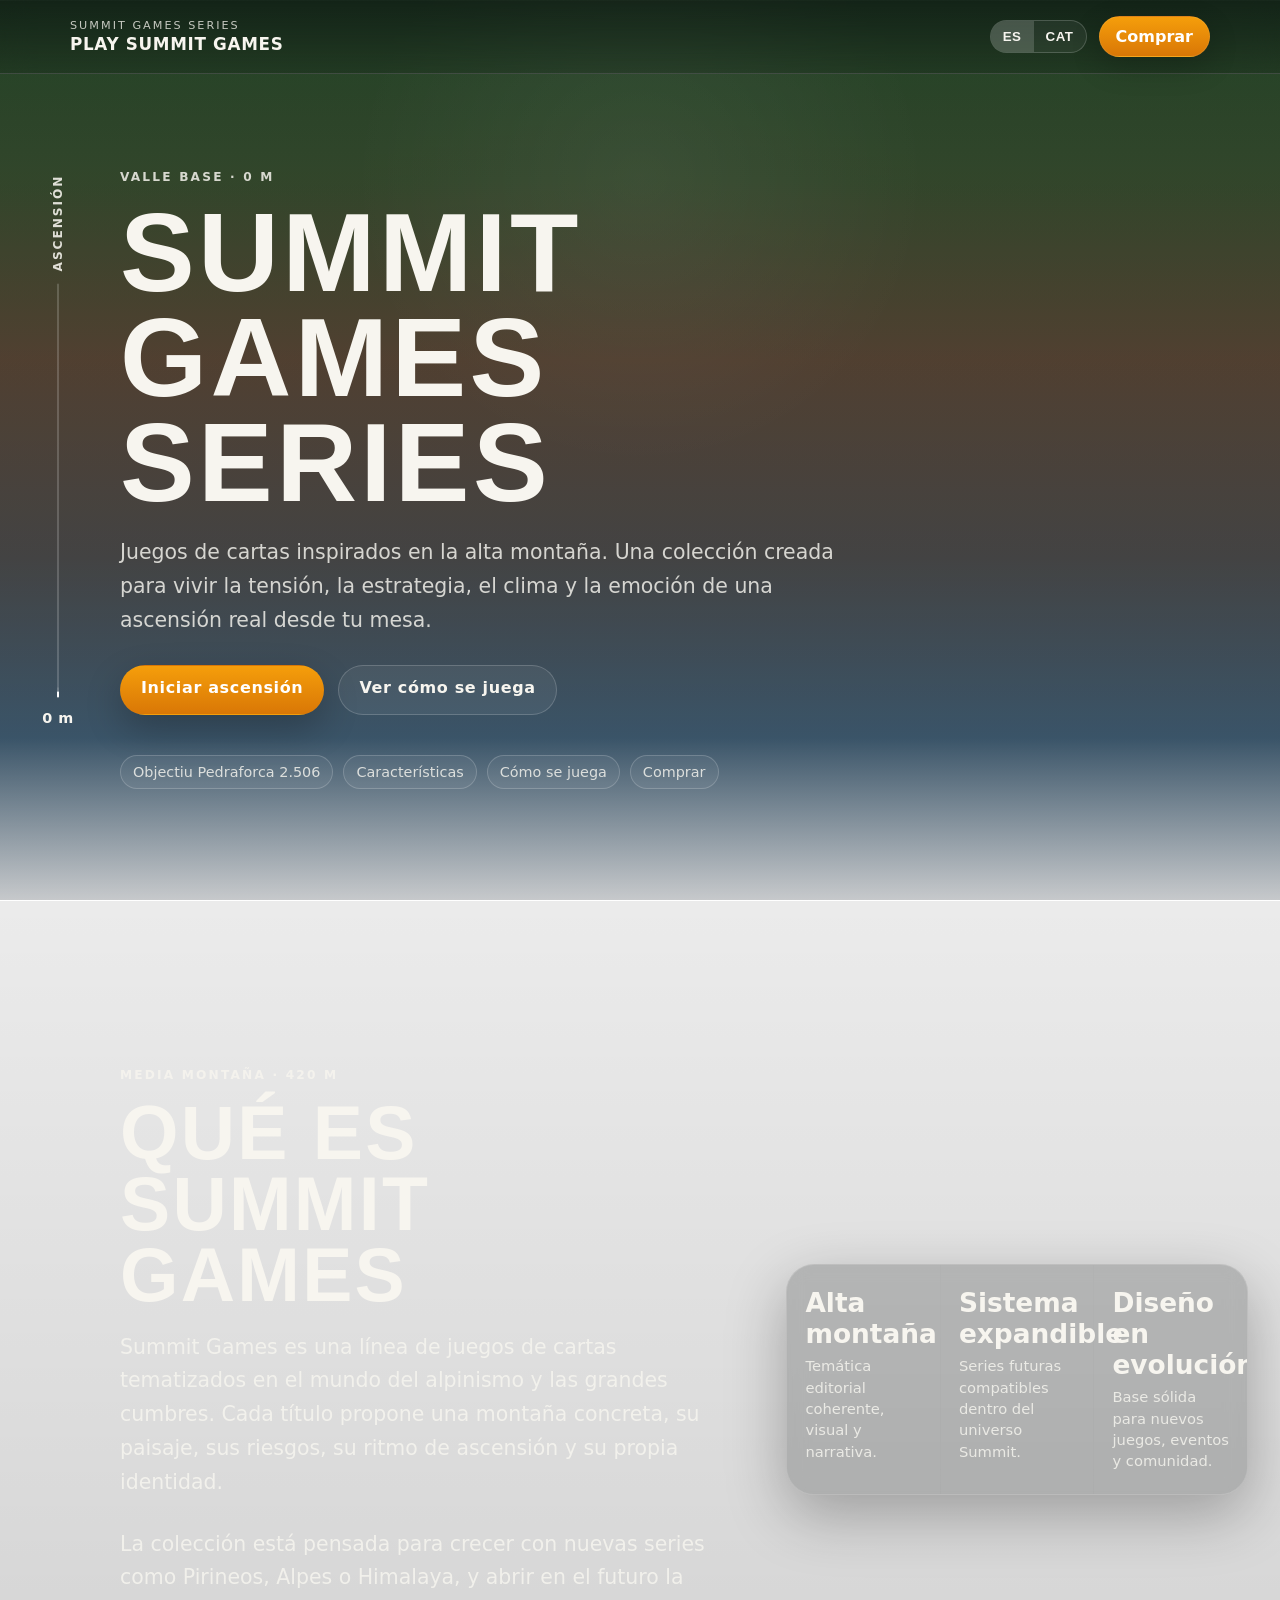
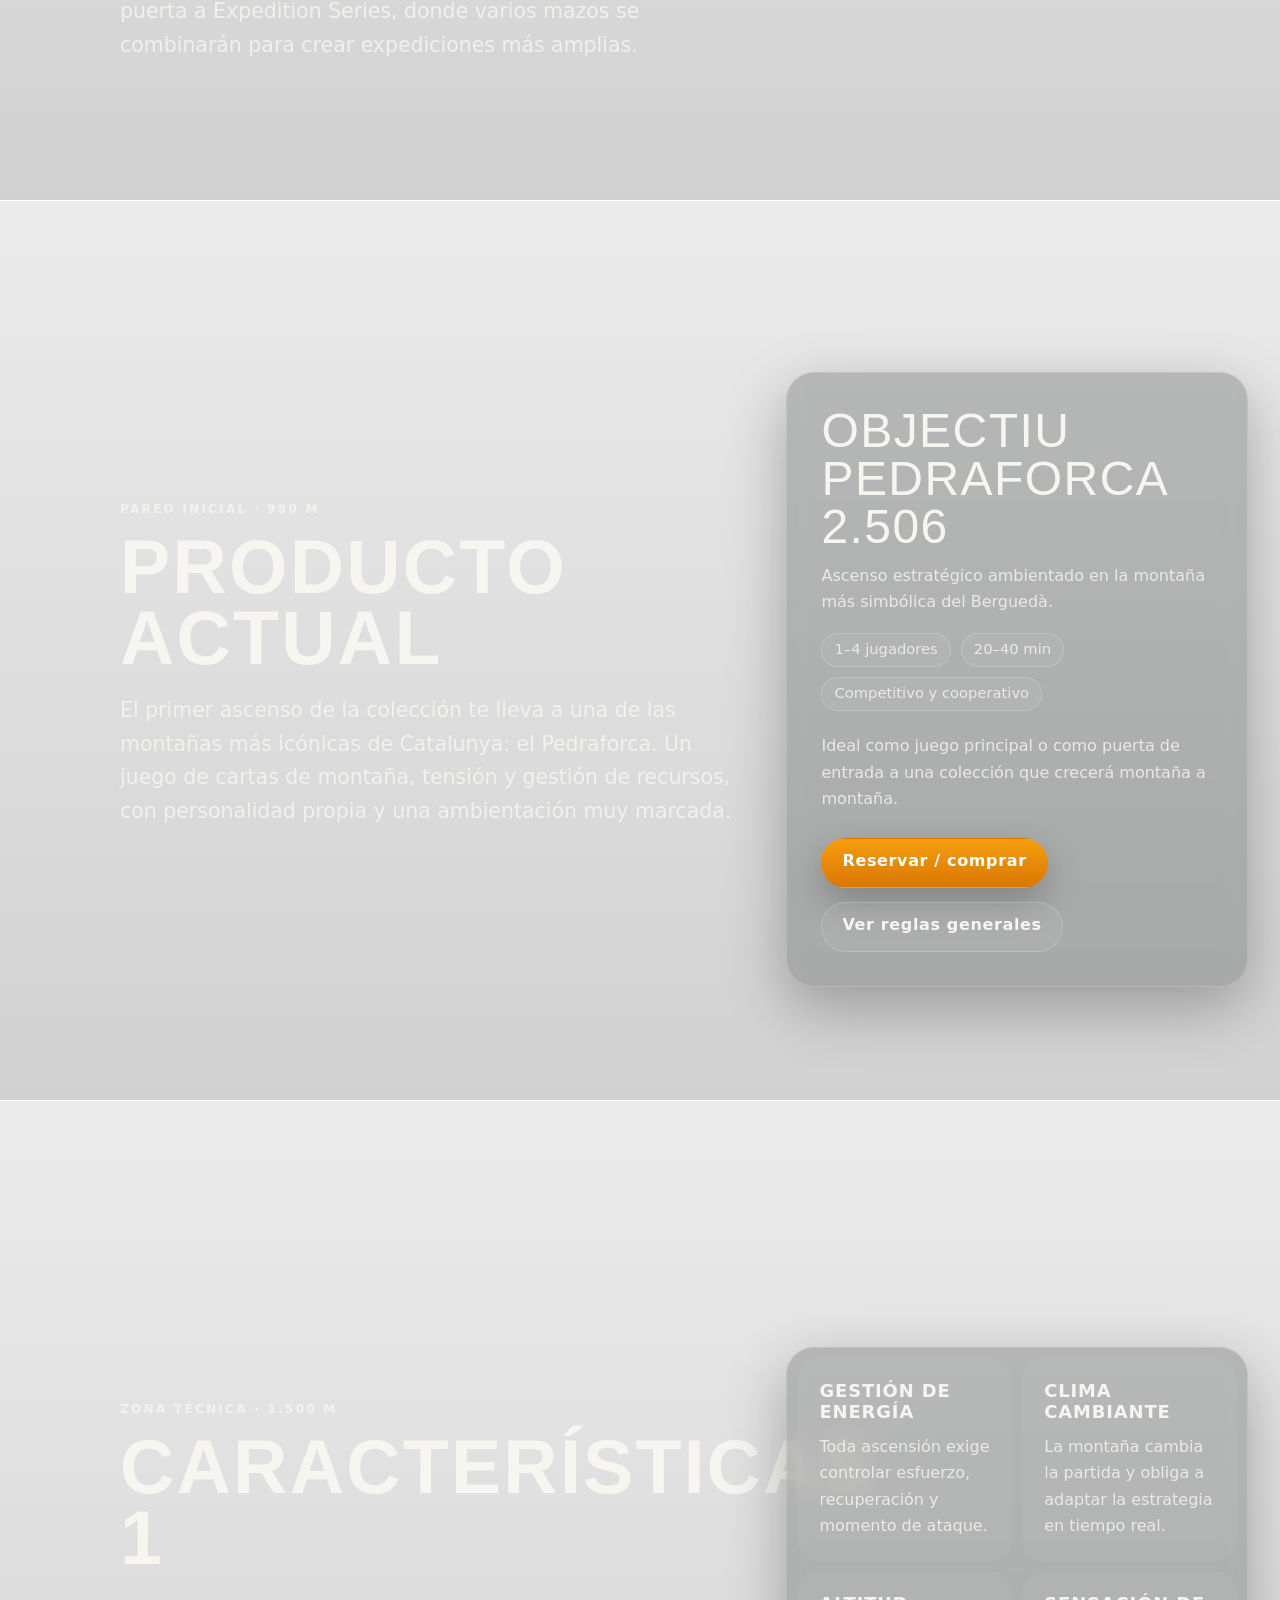
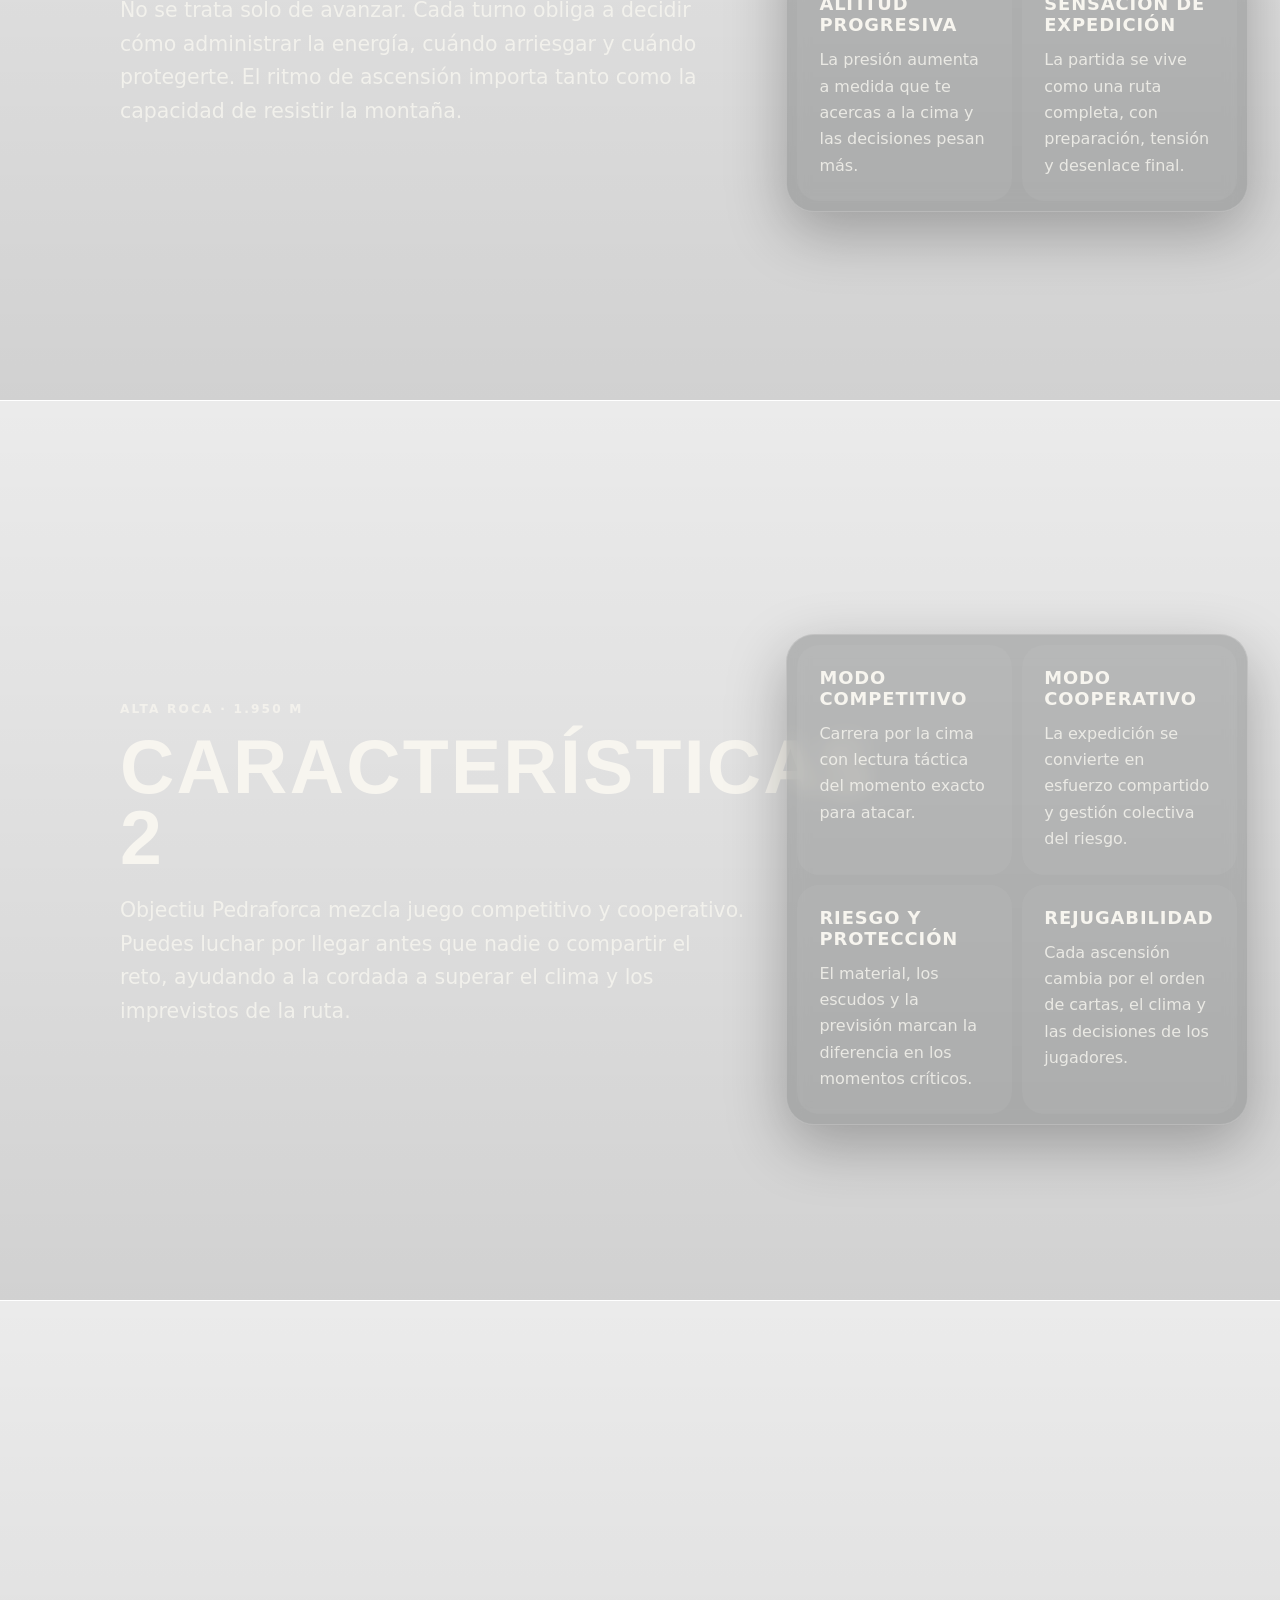
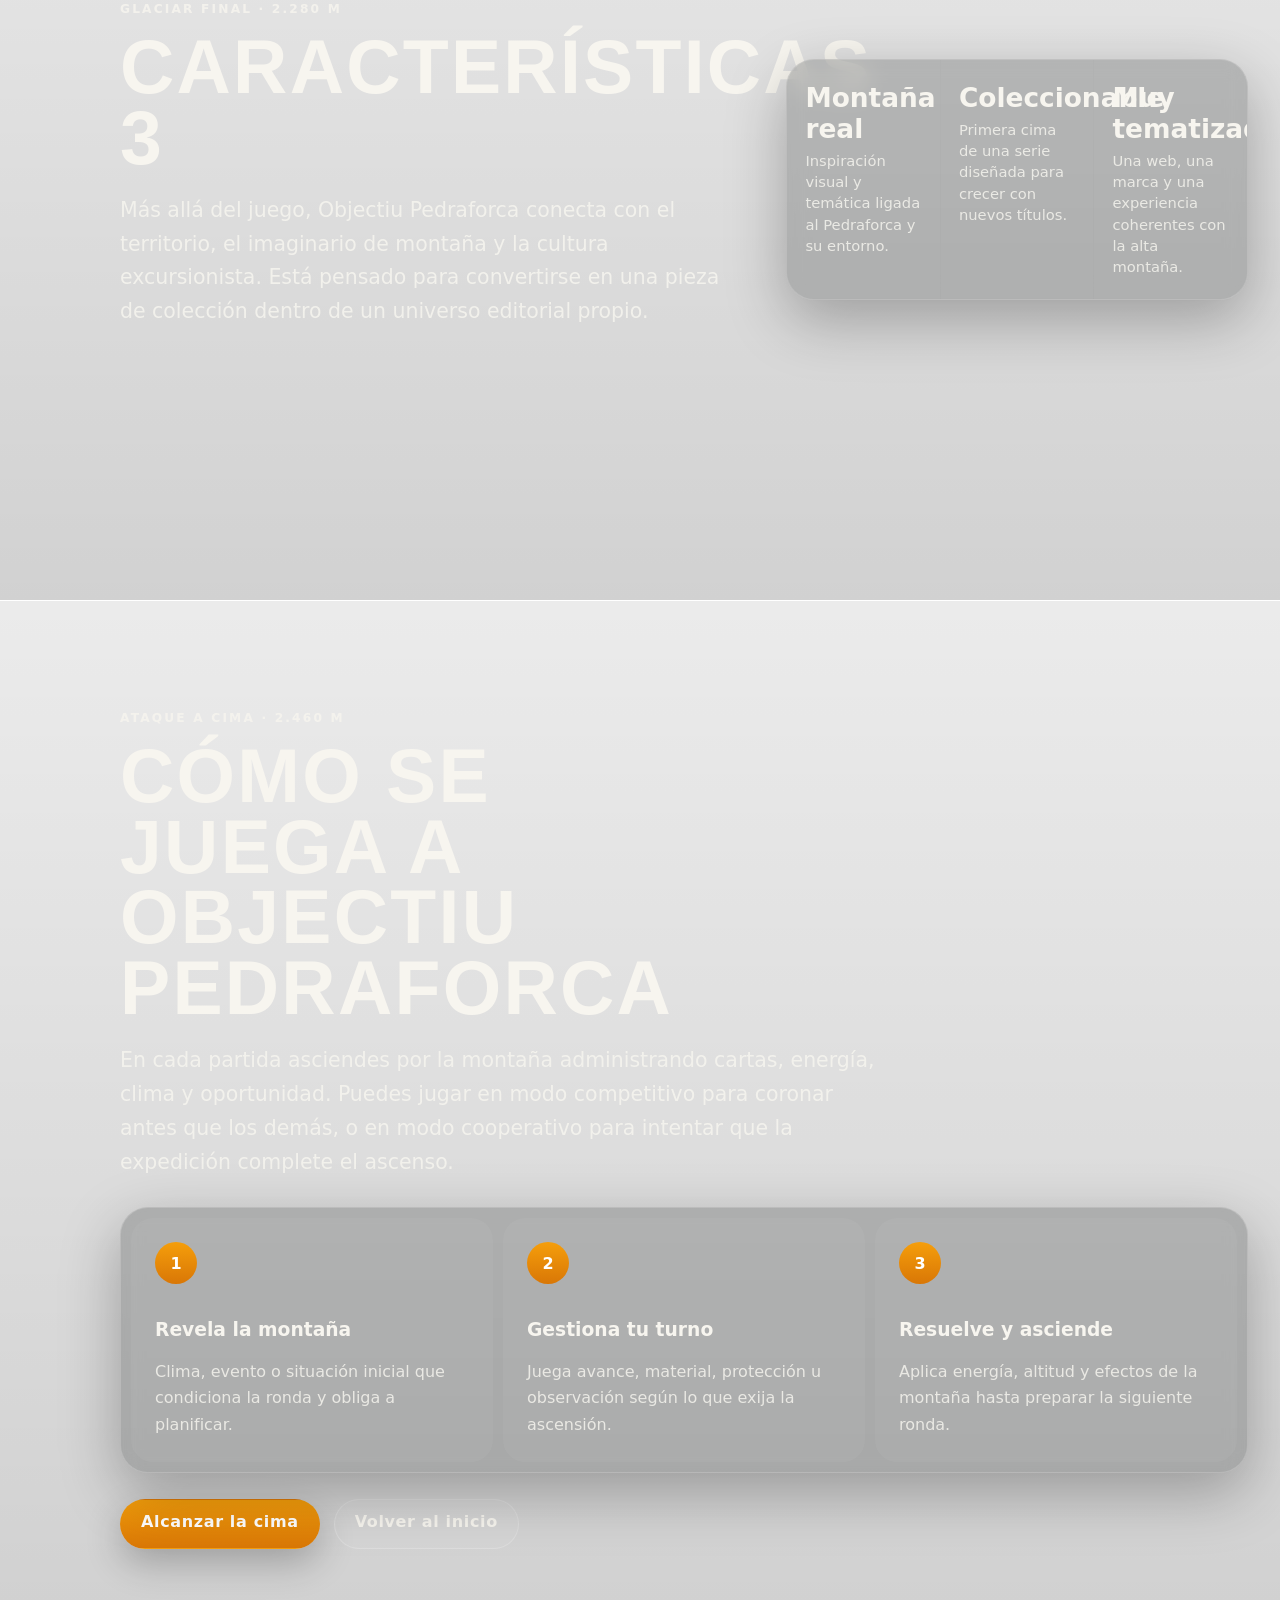
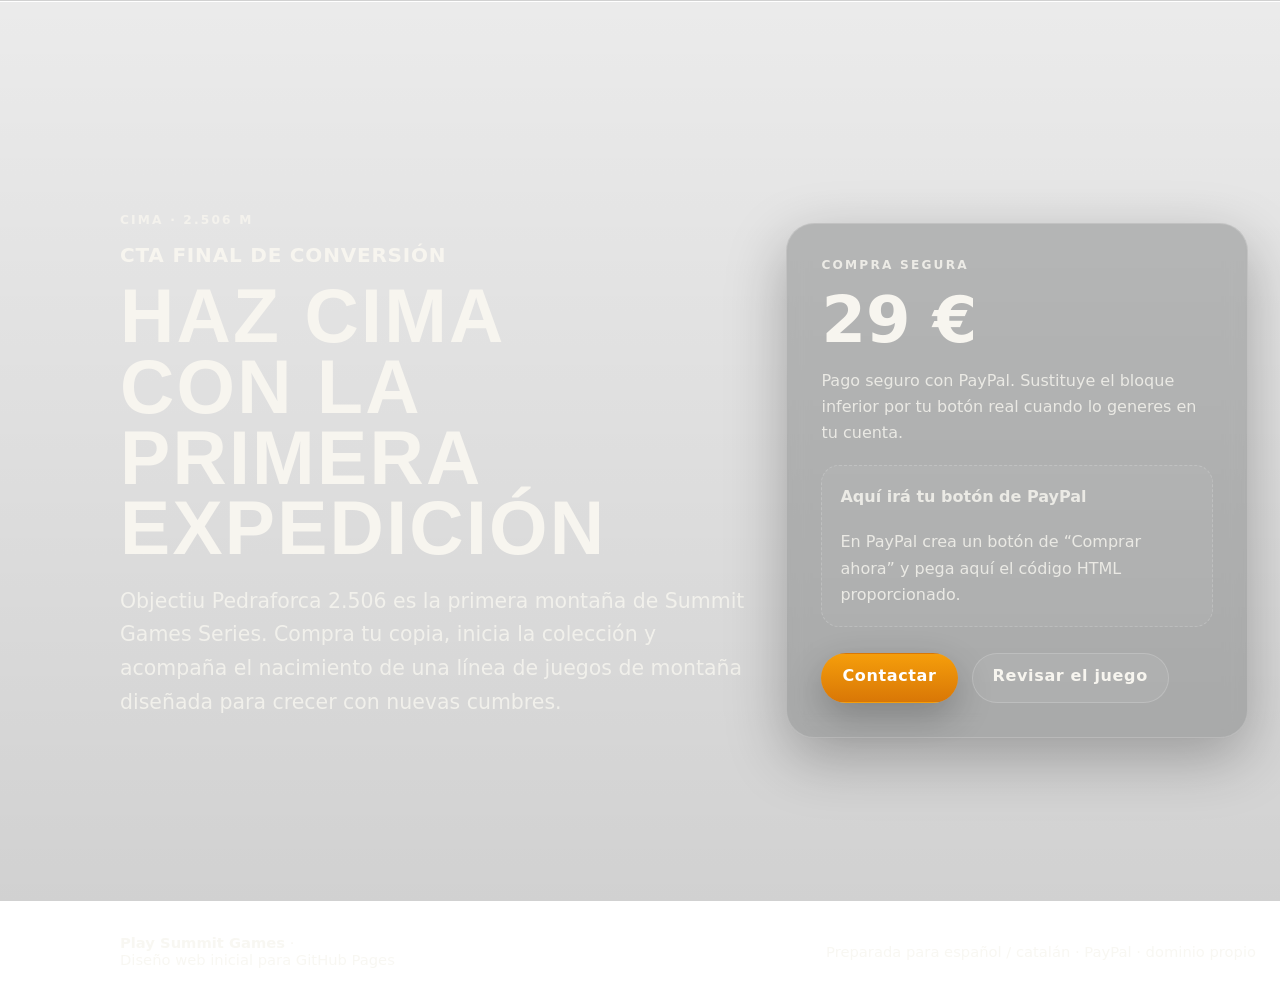
<file: indexo.html>
<!DOCTYPE html>
<html lang="es">
<head>
  <meta charset="UTF-8" />
  <meta name="viewport" content="width=device-width, initial-scale=1.0" />
  <title>Play Summit Games | Objectiu Pedraforca 2.506</title>
  <meta name="description" content="Summit Games Series. Juegos de cartas inspirados en la alta montaña. Descubre Objectiu Pedraforca 2.506." />
  <style>
    :root {
      --bg: #18351f;
      --bg-2: #304a2e;
      --text: #f7f5ef;
      --muted: rgba(247, 245, 239, 0.82);
      --line: rgba(255,255,255,0.18);
      --panel: rgba(10, 14, 16, 0.28);
      --panel-strong: rgba(10, 14, 16, 0.42);
      --accent: #d97706;
      --accent-2: #f59e0b;
      --shadow: 0 20px 60px rgba(0, 0, 0, 0.28);
      --maxw: 1180px;
      --transition: background 900ms ease, color 300ms ease, border-color 300ms ease;
    }

    * { box-sizing: border-box; }

    html {
      scroll-behavior: smooth;
    }

    body {
      margin: 0;
      font-family: Inter, system-ui, -apple-system, BlinkMacSystemFont, "Segoe UI", sans-serif;
      color: var(--text);
      background:
        radial-gradient(circle at 50% 20%, rgba(255,255,255,0.06), transparent 30%),
        linear-gradient(180deg, #244729 0%, #374d2f 20%, #5b4837 40%, #4e4e4e 62%, #45647c 82%, #f2f5f8 100%);
      background-attachment: fixed;
      transition: var(--transition);
      overflow-x: hidden;
    }

    body[data-theme="valley"] {
      --text: #f7f5ef;
      --muted: rgba(247, 245, 239, 0.82);
      --line: rgba(255,255,255,0.18);
      --panel: rgba(10, 14, 16, 0.22);
      --panel-strong: rgba(10, 14, 16, 0.38);
      --accent: #d97706;
      --accent-2: #f59e0b;
    }

    body[data-theme="forest"] {
      --text: #f7f5ef;
      --muted: rgba(247, 245, 239, 0.84);
      --line: rgba(255,255,255,0.16);
      --panel: rgba(12, 18, 14, 0.24);
      --panel-strong: rgba(12, 18, 14, 0.4);
      --accent: #f59e0b;
      --accent-2: #fbbf24;
    }

    body[data-theme="earth"] {
      --text: #f9f6f2;
      --muted: rgba(249, 246, 242, 0.84);
      --line: rgba(255,255,255,0.15);
      --panel: rgba(18, 12, 10, 0.24);
      --panel-strong: rgba(18, 12, 10, 0.42);
      --accent: #f59e0b;
      --accent-2: #fb923c;
    }

    body[data-theme="rock"] {
      --text: #f3f4f6;
      --muted: rgba(243, 244, 246, 0.8);
      --line: rgba(255,255,255,0.15);
      --panel: rgba(18, 18, 20, 0.28);
      --panel-strong: rgba(18, 18, 20, 0.44);
      --accent: #f59e0b;
      --accent-2: #fbbf24;
    }

    body[data-theme="glacier"] {
      --text: #f8fbff;
      --muted: rgba(248, 251, 255, 0.82);
      --line: rgba(255,255,255,0.2);
      --panel: rgba(8, 17, 24, 0.26);
      --panel-strong: rgba(8, 17, 24, 0.4);
      --accent: #f59e0b;
      --accent-2: #fde68a;
    }

    body[data-theme="summit"] {
      --text: #18212a;
      --muted: rgba(24, 33, 42, 0.76);
      --line: rgba(24, 33, 42, 0.15);
      --panel: rgba(255, 255, 255, 0.56);
      --panel-strong: rgba(255, 255, 255, 0.76);
      --accent: #b45309;
      --accent-2: #d97706;
    }

    a {
      color: inherit;
      text-decoration: none;
    }

    .topbar {
      position: fixed;
      top: 0;
      left: 0;
      width: 100%;
      z-index: 1000;
      backdrop-filter: blur(14px);
      background: linear-gradient(180deg, rgba(6,8,10,0.52), rgba(6,8,10,0.16));
      border-bottom: 1px solid var(--line);
    }

    body[data-theme="summit"] .topbar {
      background: linear-gradient(180deg, rgba(255,255,255,0.82), rgba(255,255,255,0.42));
    }

    .topbar__inner {
      max-width: var(--maxw);
      margin: 0 auto;
      padding: 16px 20px;
      display: flex;
      align-items: center;
      justify-content: space-between;
      gap: 16px;
    }

    .brand {
      display: flex;
      flex-direction: column;
      gap: 2px;
      min-width: 0;
    }

    .brand__eyebrow {
      font-size: 0.7rem;
      letter-spacing: 0.18em;
      text-transform: uppercase;
      opacity: 0.78;
    }

    .brand__title {
      font-size: 1.05rem;
      font-weight: 800;
      letter-spacing: 0.04em;
      text-transform: uppercase;
      white-space: nowrap;
    }

    .topbar__actions {
      display: flex;
      align-items: center;
      gap: 12px;
      flex-wrap: wrap;
      justify-content: flex-end;
    }

    .lang-switch {
      display: inline-flex;
      border: 1px solid var(--line);
      border-radius: 999px;
      overflow: hidden;
      background: rgba(255,255,255,0.06);
    }

    .lang-btn {
      border: 0;
      background: transparent;
      color: inherit;
      padding: 8px 12px;
      cursor: pointer;
      font-weight: 700;
      letter-spacing: 0.04em;
    }

    .lang-btn.active {
      background: rgba(255,255,255,0.16);
    }

    body[data-theme="summit"] .lang-btn.active {
      background: rgba(24,33,42,0.1);
    }

    .mini-cta {
      display: inline-flex;
      align-items: center;
      justify-content: center;
      padding: 10px 16px;
      border-radius: 999px;
      border: 1px solid rgba(255,255,255,0.08);
      background: linear-gradient(180deg, var(--accent-2), var(--accent));
      color: white;
      font-weight: 800;
      box-shadow: 0 10px 30px rgba(0,0,0,0.2);
    }

    .altitude-indicator {
      position: fixed;
      left: 22px;
      top: 50%;
      transform: translateY(-50%);
      z-index: 900;
      width: 72px;
      display: flex;
      flex-direction: column;
      align-items: center;
      gap: 12px;
      pointer-events: none;
    }

    .altitude-indicator__line {
      position: relative;
      width: 2px;
      height: 46vh;
      max-height: 420px;
      border-radius: 999px;
      background: rgba(255,255,255,0.18);
      overflow: hidden;
    }

    body[data-theme="summit"] .altitude-indicator__line {
      background: rgba(24,33,42,0.18);
    }

    .altitude-indicator__progress {
      position: absolute;
      bottom: 0;
      left: 0;
      width: 100%;
      height: 0%;
      background: linear-gradient(180deg, var(--accent-2), var(--accent));
      transition: height 240ms ease;
    }

    .altitude-indicator__dot {
      width: 12px;
      height: 12px;
      border-radius: 50%;
      background: white;
      box-shadow: 0 0 0 4px rgba(255,255,255,0.12);
      position: absolute;
      left: 50%;
      transform: translate(-50%, 50%);
      bottom: 0%;
      transition: bottom 240ms ease;
    }

    body[data-theme="summit"] .altitude-indicator__dot {
      background: var(--accent);
      box-shadow: 0 0 0 4px rgba(180, 83, 9, 0.12);
    }

    .altitude-indicator__label {
      writing-mode: vertical-rl;
      transform: rotate(180deg);
      font-size: 0.76rem;
      letter-spacing: 0.16em;
      text-transform: uppercase;
      opacity: 0.88;
      font-weight: 700;
    }

    .altitude-indicator__value {
      font-size: 0.9rem;
      font-weight: 800;
      letter-spacing: 0.04em;
      white-space: nowrap;
    }

    main {
      position: relative;
      z-index: 2;
    }

    .panel {
      min-height: 100vh;
      padding: 110px 32px 52px 120px;
      display: flex;
      align-items: center;
      position: relative;
      border-top: 1px solid rgba(255,255,255,0.06);
    }

    body[data-theme="summit"] .panel {
      border-top: 1px solid rgba(24,33,42,0.06);
    }

    .panel::before {
      content: "";
      position: absolute;
      inset: 0;
      background: linear-gradient(180deg, rgba(0,0,0,0.08), rgba(0,0,0,0.18));
      pointer-events: none;
    }

    body[data-theme="summit"] .panel::before {
      background: linear-gradient(180deg, rgba(255,255,255,0.08), rgba(255,255,255,0.16));
    }

    .panel__inner {
      max-width: var(--maxw);
      margin: 0 auto;
      width: 100%;
      display: grid;
      grid-template-columns: 1.15fr 0.85fr;
      gap: 42px;
      align-items: center;
      position: relative;
      z-index: 1;
    }

    .panel--single .panel__inner {
      grid-template-columns: 1fr;
    }

    .eyebrow {
      font-size: 0.76rem;
      text-transform: uppercase;
      letter-spacing: 0.18em;
      font-weight: 800;
      margin-bottom: 16px;
      opacity: 0.84;
    }

    h1, h2 {
      margin: 0 0 20px 0;
      line-height: 0.94;
      font-family: Impact, Haettenschweiler, "Arial Narrow Bold", sans-serif;
      text-transform: uppercase;
      letter-spacing: 0.03em;
    }

    h1 {
      font-size: clamp(3.3rem, 9vw, 7rem);
      max-width: 10ch;
    }

    h2 {
      font-size: clamp(2.2rem, 6vw, 4.7rem);
      max-width: 12ch;
    }

    .lead {
      font-size: clamp(1.05rem, 2vw, 1.28rem);
      line-height: 1.65;
      color: var(--muted);
      max-width: 58ch;
      margin-bottom: 28px;
    }

    .actions {
      display: flex;
      flex-wrap: wrap;
      gap: 14px;
      margin-top: 26px;
    }

    .btn {
      display: inline-flex;
      align-items: center;
      justify-content: center;
      min-height: 50px;
      padding: 12px 20px;
      border-radius: 999px;
      font-weight: 800;
      letter-spacing: 0.04em;
      transition: transform 180ms ease, opacity 180ms ease, background 180ms ease, border-color 180ms ease;
      cursor: pointer;
      border: 1px solid transparent;
    }

    .btn:hover {
      transform: translateY(-2px);
    }

    .btn--primary {
      background: linear-gradient(180deg, var(--accent-2), var(--accent));
      color: white;
      box-shadow: 0 14px 36px rgba(0,0,0,0.24);
    }

    .btn--ghost {
      background: rgba(255,255,255,0.06);
      border-color: var(--line);
      color: var(--text);
    }

    body[data-theme="summit"] .btn--ghost {
      background: rgba(24,33,42,0.05);
    }

    .card,
    .stats,
    .steps,
    .feature-grid,
    .buy-panel {
      background: var(--panel);
      backdrop-filter: blur(10px);
      border: 1px solid var(--line);
      border-radius: 28px;
      box-shadow: var(--shadow);
    }

    .card {
      padding: 28px;
    }

    .product-card {
      padding: 34px;
    }

    .product-card__title {
      margin: 0 0 12px 0;
      font-size: clamp(1.8rem, 4vw, 3rem);
      line-height: 1;
      text-transform: uppercase;
      letter-spacing: 0.03em;
      font-family: Impact, Haettenschweiler, "Arial Narrow Bold", sans-serif;
    }

    .product-card__meta {
      display: flex;
      flex-wrap: wrap;
      gap: 10px;
      margin: 18px 0 22px;
    }

    .chip {
      display: inline-flex;
      align-items: center;
      min-height: 34px;
      padding: 6px 12px;
      border-radius: 999px;
      border: 1px solid var(--line);
      font-size: 0.92rem;
      color: var(--muted);
      background: rgba(255,255,255,0.05);
    }

    .stats {
      display: grid;
      grid-template-columns: repeat(3, minmax(0, 1fr));
      gap: 1px;
      overflow: hidden;
    }

    .stat {
      padding: 22px 18px;
      background: rgba(255,255,255,0.03);
    }

    body[data-theme="summit"] .stat {
      background: rgba(24,33,42,0.03);
    }

    .stat__value {
      font-size: 1.65rem;
      font-weight: 900;
      margin-bottom: 6px;
    }

    .stat__label {
      font-size: 0.92rem;
      color: var(--muted);
      line-height: 1.45;
    }

    .feature-grid {
      padding: 10px;
      display: grid;
      grid-template-columns: repeat(2, minmax(0, 1fr));
      gap: 10px;
    }

    .feature-item {
      padding: 22px;
      border-radius: 22px;
      background: rgba(255,255,255,0.04);
      min-height: 180px;
    }

    body[data-theme="summit"] .feature-item {
      background: rgba(24,33,42,0.04);
    }

    .feature-item h3 {
      margin: 0 0 12px 0;
      font-size: 1.12rem;
      text-transform: uppercase;
      letter-spacing: 0.05em;
    }

    .feature-item p,
    .feature-item li,
    .product-card p,
    .buy-panel p,
    .steps p {
      color: var(--muted);
      line-height: 1.65;
      margin: 0;
    }

    .steps {
      padding: 10px;
      display: grid;
      grid-template-columns: repeat(3, minmax(0, 1fr));
      gap: 10px;
    }

    .step {
      border-radius: 22px;
      padding: 24px;
      background: rgba(255,255,255,0.04);
    }

    body[data-theme="summit"] .step {
      background: rgba(24,33,42,0.04);
    }

    .step__num {
      width: 42px;
      height: 42px;
      border-radius: 50%;
      display: inline-flex;
      align-items: center;
      justify-content: center;
      background: linear-gradient(180deg, var(--accent-2), var(--accent));
      color: white;
      font-weight: 900;
      margin-bottom: 16px;
    }

    .buy-panel {
      padding: 34px;
    }

    .buy-panel__price {
      font-size: clamp(2.2rem, 5vw, 4rem);
      font-weight: 900;
      line-height: 1;
      margin: 10px 0 16px;
    }

    .paypal-placeholder {
      margin-top: 18px;
      padding: 18px;
      border-radius: 18px;
      border: 1px dashed var(--line);
      background: rgba(255,255,255,0.04);
      color: var(--muted);
      line-height: 1.6;
    }

    body[data-theme="summit"] .paypal-placeholder {
      background: rgba(24,33,42,0.04);
    }

    .section-links {
      display: flex;
      flex-wrap: wrap;
      gap: 10px;
      margin-top: 20px;
    }

    .section-links a {
      font-size: 0.9rem;
      padding: 8px 12px;
      border: 1px solid var(--line);
      border-radius: 999px;
      color: var(--muted);
      background: rgba(255,255,255,0.05);
    }

    body[data-theme="summit"] .section-links a {
      background: rgba(24,33,42,0.05);
    }

    .summit-tagline {
      font-size: clamp(1rem, 2vw, 1.25rem);
      font-weight: 700;
      letter-spacing: 0.04em;
      text-transform: uppercase;
      margin-bottom: 14px;
    }

    .footer {
      padding: 32px 24px 40px 120px;
      border-top: 1px solid var(--line);
      position: relative;
      z-index: 3;
    }

    .footer__inner {
      max-width: var(--maxw);
      margin: 0 auto;
      display: flex;
      flex-wrap: wrap;
      gap: 16px;
      justify-content: space-between;
      align-items: center;
      color: var(--muted);
      font-size: 0.92rem;
    }

    .lang {
      display: none;
    }

    body[data-lang="es"] .lang-es,
    body[data-lang="cat"] .lang-cat {
      display: block;
    }

    .muted {
      color: var(--muted);
    }

    .spacer-top {
      padding-top: 20px;
    }

    @media (max-width: 1024px) {
      .panel {
        padding: 112px 24px 52px 100px;
      }

      .panel__inner {
        grid-template-columns: 1fr;
      }

      .feature-grid,
      .steps {
        grid-template-columns: 1fr;
      }

      .stats {
        grid-template-columns: 1fr;
      }
    }

    @media (max-width: 760px) {
      .topbar__inner {
        padding: 14px 16px;
      }

      .brand__eyebrow {
        display: none;
      }

      .brand__title {
        font-size: 0.95rem;
      }

      .panel {
        padding: 102px 18px 38px 18px;
      }

      .panel__inner {
        gap: 22px;
      }

      .altitude-indicator {
        left: auto;
        right: 14px;
        top: 86px;
        transform: none;
        width: auto;
        flex-direction: row;
        align-items: center;
        padding: 10px 12px;
        border-radius: 999px;
        background: var(--panel-strong);
        backdrop-filter: blur(10px);
        border: 1px solid var(--line);
      }

      .altitude-indicator__line,
      .altitude-indicator__label {
        display: none;
      }

      .altitude-indicator__dot {
        display: none;
      }

      .footer {
        padding: 28px 18px 36px;
      }

      .topbar__actions {
        gap: 8px;
      }

      .mini-cta {
        padding: 9px 14px;
        font-size: 0.9rem;
      }
    }
  </style>
</head>
<body data-lang="es" data-theme="valley">
  <header class="topbar">
    <div class="topbar__inner">
      <div class="brand">
        <span class="brand__eyebrow">Summit Games Series</span>
        <span class="brand__title">Play Summit Games</span>
      </div>
      <div class="topbar__actions">
        <div class="lang-switch" aria-label="Selector de idioma">
          <button class="lang-btn active" data-lang-target="es">ES</button>
          <button class="lang-btn" data-lang-target="cat">CAT</button>
        </div>
        <a class="mini-cta lang lang-es" href="#buy">Comprar</a>
        <a class="mini-cta lang lang-cat" href="#buy">Comprar</a>
      </div>
    </div>
  </header>

  <aside class="altitude-indicator" aria-hidden="true">
    <div class="altitude-indicator__label">Ascensión</div>
    <div class="altitude-indicator__line">
      <div class="altitude-indicator__progress" id="altitudeProgress"></div>
      <div class="altitude-indicator__dot" id="altitudeDot"></div>
    </div>
    <div class="altitude-indicator__value" id="altitudeValue">0 m</div>
  </aside>

  <main>
    <section class="panel panel--single" id="hero" data-altitude="0" data-theme="valley">
      <div class="panel__inner">
        <div>
          <div class="eyebrow lang lang-es">Valle base · 0 m</div>
          <div class="eyebrow lang lang-cat">Vall base · 0 m</div>

          <h1 class="lang lang-es">Summit Games Series</h1>
          <h1 class="lang lang-cat">Summit Games Series</h1>

          <p class="lead lang lang-es">
            Juegos de cartas inspirados en la alta montaña. Una colección creada para vivir la tensión, la estrategia,
            el clima y la emoción de una ascensión real desde tu mesa.
          </p>
          <p class="lead lang lang-cat">
            Jocs de cartes inspirats en l’alta muntanya. Una col·lecció creada per viure la tensió, l’estratègia,
            el clima i l’emoció d’una ascensió real des de la teva taula.
          </p>

          <div class="actions">
            <a class="btn btn--primary lang lang-es" href="#product">Iniciar ascensión</a>
            <a class="btn btn--primary lang lang-cat" href="#product">Iniciar ascensió</a>

            <a class="btn btn--ghost lang lang-es" href="#how">Ver cómo se juega</a>
            <a class="btn btn--ghost lang lang-cat" href="#how">Veure com es juga</a>
          </div>

          <div class="section-links spacer-top">
            <a href="#product" class="lang lang-es">Objectiu Pedraforca 2.506</a>
            <a href="#feature-1" class="lang lang-es">Características</a>
            <a href="#how" class="lang lang-es">Cómo se juega</a>
            <a href="#buy" class="lang lang-es">Comprar</a>

            <a href="#product" class="lang lang-cat">Objectiu Pedraforca 2.506</a>
            <a href="#feature-1" class="lang lang-cat">Característiques</a>
            <a href="#how" class="lang lang-cat">Com es juga</a>
            <a href="#buy" class="lang lang-cat">Comprar</a>
          </div>
        </div>
      </div>
    </section>

    <section class="panel" id="about" data-altitude="420" data-theme="forest">
      <div class="panel__inner">
        <div>
          <div class="eyebrow lang lang-es">Media montaña · 420 m</div>
          <div class="eyebrow lang lang-cat">Mitja muntanya · 420 m</div>

          <h2 class="lang lang-es">Qué es Summit Games</h2>
          <h2 class="lang lang-cat">Què és Summit Games</h2>

          <p class="lead lang lang-es">
            Summit Games es una línea de juegos de cartas tematizados en el mundo del alpinismo y las grandes cumbres.
            Cada título propone una montaña concreta, su paisaje, sus riesgos, su ritmo de ascensión y su propia identidad.
          </p>
          <p class="lead lang lang-cat">
            Summit Games és una línia de jocs de cartes tematitzats en el món de l’alpinisme i les grans cimeres.
            Cada títol proposa una muntanya concreta, el seu paisatge, els seus riscos, el seu ritme d’ascensió i la seva pròpia identitat.
          </p>

          <p class="lead lang lang-es">
            La colección está pensada para crecer con nuevas series como Pirineos, Alpes o Himalaya, y abrir en el futuro
            la puerta a Expedition Series, donde varios mazos se combinarán para crear expediciones más amplias.
          </p>
          <p class="lead lang lang-cat">
            La col·lecció està pensada per créixer amb noves sèries com Pirineus, Alps o Himàlaia, i obrir en el futur
            la porta a Expedition Series, on diversos mazos es combinaran per crear expedicions més àmplies.
          </p>
        </div>

        <div class="stats" aria-label="Datos clave">
          <div class="stat">
            <div class="stat__value lang lang-es">Alta montaña</div>
            <div class="stat__value lang lang-cat">Alta muntanya</div>
            <div class="stat__label lang lang-es">Temática editorial coherente, visual y narrativa.</div>
            <div class="stat__label lang lang-cat">Temàtica editorial coherent, visual i narrativa.</div>
          </div>
          <div class="stat">
            <div class="stat__value lang lang-es">Sistema expandible</div>
            <div class="stat__value lang lang-cat">Sistema expandible</div>
            <div class="stat__label lang lang-es">Series futuras compatibles dentro del universo Summit.</div>
            <div class="stat__label lang lang-cat">Sèries futures compatibles dins l’univers Summit.</div>
          </div>
          <div class="stat">
            <div class="stat__value lang lang-es">Diseño en evolución</div>
            <div class="stat__value lang lang-cat">Disseny en evolució</div>
            <div class="stat__label lang lang-es">Base sólida para nuevos juegos, eventos y comunidad.</div>
            <div class="stat__label lang lang-cat">Base sòlida per a nous jocs, esdeveniments i comunitat.</div>
          </div>
        </div>
      </div>
    </section>

    <section class="panel" id="product" data-altitude="980" data-theme="earth">
      <div class="panel__inner">
        <div>
          <div class="eyebrow lang lang-es">Pared inicial · 980 m</div>
          <div class="eyebrow lang lang-cat">Paret inicial · 980 m</div>

          <h2 class="lang lang-es">Producto actual</h2>
          <h2 class="lang lang-cat">Producte actual</h2>

          <p class="lead lang lang-es">
            El primer ascenso de la colección te lleva a una de las montañas más icónicas de Catalunya: el Pedraforca.
            Un juego de cartas de montaña, tensión y gestión de recursos, con personalidad propia y una ambientación muy marcada.
          </p>
          <p class="lead lang lang-cat">
            El primer ascens de la col·lecció et porta a una de les muntanyes més icòniques de Catalunya: el Pedraforca.
            Un joc de cartes de muntanya, tensió i gestió de recursos, amb personalitat pròpia i una ambientació molt marcada.
          </p>
        </div>

        <div class="card product-card">
          <div class="product-card__title">Objectiu Pedraforca 2.506</div>
          <p class="lang lang-es">Ascenso estratégico ambientado en la montaña más simbólica del Berguedà.</p>
          <p class="lang lang-cat">Ascens estratègic ambientat a la muntanya més simbòlica del Berguedà.</p>

          <div class="product-card__meta">
            <span class="chip lang lang-es">1–4 jugadores</span>
            <span class="chip lang lang-cat">1–4 jugadors</span>
            <span class="chip lang lang-es">20–40 min</span>
            <span class="chip lang lang-cat">20–40 min</span>
            <span class="chip lang lang-es">Competitivo y cooperativo</span>
            <span class="chip lang lang-cat">Competitiu i cooperatiu</span>
          </div>

          <p class="lang lang-es">
            Ideal como juego principal o como puerta de entrada a una colección que crecerá montaña a montaña.
          </p>
          <p class="lang lang-cat">
            Ideal com a joc principal o com a porta d’entrada a una col·lecció que creixerà muntanya a muntanya.
          </p>

          <div class="actions">
            <a class="btn btn--primary lang lang-es" href="#buy">Reservar / comprar</a>
            <a class="btn btn--primary lang lang-cat" href="#buy">Reservar / comprar</a>
            <a class="btn btn--ghost lang lang-es" href="#how">Ver reglas generales</a>
            <a class="btn btn--ghost lang lang-cat" href="#how">Veure regles generals</a>
          </div>
        </div>
      </div>
    </section>

    <section class="panel" id="feature-1" data-altitude="1500" data-theme="rock">
      <div class="panel__inner">
        <div>
          <div class="eyebrow lang lang-es">Zona técnica · 1.500 m</div>
          <div class="eyebrow lang lang-cat">Zona tècnica · 1.500 m</div>

          <h2 class="lang lang-es">Características 1</h2>
          <h2 class="lang lang-cat">Característiques 1</h2>

          <p class="lead lang lang-es">
            No se trata solo de avanzar. Cada turno obliga a decidir cómo administrar la energía, cuándo arriesgar y cuándo protegerte.
            El ritmo de ascensión importa tanto como la capacidad de resistir la montaña.
          </p>
          <p class="lead lang lang-cat">
            No es tracta només d’avançar. Cada torn obliga a decidir com administrar l’energia, quan arriscar i quan protegir-te.
            El ritme d’ascensió importa tant com la capacitat de resistir la muntanya.
          </p>
        </div>

        <div class="feature-grid">
          <article class="feature-item">
            <h3 class="lang lang-es">Gestión de energía</h3>
            <h3 class="lang lang-cat">Gestió d’energia</h3>
            <p class="lang lang-es">Toda ascensión exige controlar esfuerzo, recuperación y momento de ataque.</p>
            <p class="lang lang-cat">Tota ascensió exigeix controlar esforç, recuperació i moment d’atac.</p>
          </article>
          <article class="feature-item">
            <h3 class="lang lang-es">Clima cambiante</h3>
            <h3 class="lang lang-cat">Clima canviant</h3>
            <p class="lang lang-es">La montaña cambia la partida y obliga a adaptar la estrategia en tiempo real.</p>
            <p class="lang lang-cat">La muntanya canvia la partida i obliga a adaptar l’estratègia en temps real.</p>
          </article>
          <article class="feature-item">
            <h3 class="lang lang-es">Altitud progresiva</h3>
            <h3 class="lang lang-cat">Altitud progressiva</h3>
            <p class="lang lang-es">La presión aumenta a medida que te acercas a la cima y las decisiones pesan más.</p>
            <p class="lang lang-cat">La pressió augmenta a mesura que t’acostes al cim i les decisions pesen més.</p>
          </article>
          <article class="feature-item">
            <h3 class="lang lang-es">Sensación de expedición</h3>
            <h3 class="lang lang-cat">Sensació d’expedició</h3>
            <p class="lang lang-es">La partida se vive como una ruta completa, con preparación, tensión y desenlace final.</p>
            <p class="lang lang-cat">La partida es viu com una ruta completa, amb preparació, tensió i desenllaç final.</p>
          </article>
        </div>
      </div>
    </section>

    <section class="panel" id="feature-2" data-altitude="1950" data-theme="rock">
      <div class="panel__inner">
        <div>
          <div class="eyebrow lang lang-es">Alta roca · 1.950 m</div>
          <div class="eyebrow lang lang-cat">Alta roca · 1.950 m</div>

          <h2 class="lang lang-es">Características 2</h2>
          <h2 class="lang lang-cat">Característiques 2</h2>

          <p class="lead lang lang-es">
            Objectiu Pedraforca mezcla juego competitivo y cooperativo. Puedes luchar por llegar antes que nadie o compartir el reto,
            ayudando a la cordada a superar el clima y los imprevistos de la ruta.
          </p>
          <p class="lead lang lang-cat">
            Objectiu Pedraforca barreja joc competitiu i cooperatiu. Pots lluitar per arribar abans que ningú o compartir el repte,
            ajudant la cordada a superar el clima i els imprevistos de la ruta.
          </p>
        </div>

        <div class="feature-grid">
          <article class="feature-item">
            <h3 class="lang lang-es">Modo competitivo</h3>
            <h3 class="lang lang-cat">Mode competitiu</h3>
            <p class="lang lang-es">Carrera por la cima con lectura táctica del momento exacto para atacar.</p>
            <p class="lang lang-cat">Cursa cap al cim amb lectura tàctica del moment exacte per atacar.</p>
          </article>
          <article class="feature-item">
            <h3 class="lang lang-es">Modo cooperativo</h3>
            <h3 class="lang lang-cat">Mode cooperatiu</h3>
            <p class="lang lang-es">La expedición se convierte en esfuerzo compartido y gestión colectiva del riesgo.</p>
            <p class="lang lang-cat">L’expedició es converteix en esforç compartit i gestió col·lectiva del risc.</p>
          </article>
          <article class="feature-item">
            <h3 class="lang lang-es">Riesgo y protección</h3>
            <h3 class="lang lang-cat">Risc i protecció</h3>
            <p class="lang lang-es">El material, los escudos y la previsión marcan la diferencia en los momentos críticos.</p>
            <p class="lang lang-cat">El material, els escuts i la previsió marquen la diferència en els moments crítics.</p>
          </article>
          <article class="feature-item">
            <h3 class="lang lang-es">Rejugabilidad</h3>
            <h3 class="lang lang-cat">Rejugabilitat</h3>
            <p class="lang lang-es">Cada ascensión cambia por el orden de cartas, el clima y las decisiones de los jugadores.</p>
            <p class="lang lang-cat">Cada ascens canvia per l’ordre de cartes, el clima i les decisions dels jugadors.</p>
          </article>
        </div>
      </div>
    </section>

    <section class="panel" id="feature-3" data-altitude="2280" data-theme="glacier">
      <div class="panel__inner">
        <div>
          <div class="eyebrow lang lang-es">Glaciar final · 2.280 m</div>
          <div class="eyebrow lang lang-cat">Glacera final · 2.280 m</div>

          <h2 class="lang lang-es">Características 3</h2>
          <h2 class="lang lang-cat">Característiques 3</h2>

          <p class="lead lang lang-es">
            Más allá del juego, Objectiu Pedraforca conecta con el territorio, el imaginario de montaña y la cultura excursionista.
            Está pensado para convertirse en una pieza de colección dentro de un universo editorial propio.
          </p>
          <p class="lead lang lang-cat">
            Més enllà del joc, Objectiu Pedraforca connecta amb el territori, l’imaginari de muntanya i la cultura excursionista.
            Està pensat per convertir-se en una peça de col·lecció dins d’un univers editorial propi.
          </p>
        </div>

        <div class="stats">
          <div class="stat">
            <div class="stat__value lang lang-es">Montaña real</div>
            <div class="stat__value lang lang-cat">Muntanya real</div>
            <div class="stat__label lang lang-es">Inspiración visual y temática ligada al Pedraforca y su entorno.</div>
            <div class="stat__label lang lang-cat">Inspiració visual i temàtica lligada al Pedraforca i el seu entorn.</div>
          </div>
          <div class="stat">
            <div class="stat__value lang lang-es">Coleccionable</div>
            <div class="stat__value lang lang-cat">Col·leccionable</div>
            <div class="stat__label lang lang-es">Primera cima de una serie diseñada para crecer con nuevos títulos.</div>
            <div class="stat__label lang lang-cat">Primer cim d’una sèrie dissenyada per créixer amb nous títols.</div>
          </div>
          <div class="stat">
            <div class="stat__value lang lang-es">Muy tematizado</div>
            <div class="stat__value lang lang-cat">Molt tematitzat</div>
            <div class="stat__label lang lang-es">Una web, una marca y una experiencia coherentes con la alta montaña.</div>
            <div class="stat__label lang lang-cat">Una web, una marca i una experiència coherents amb l’alta muntanya.</div>
          </div>
        </div>
      </div>
    </section>

    <section class="panel panel--single" id="how" data-altitude="2460" data-theme="glacier">
      <div class="panel__inner">
        <div>
          <div class="eyebrow lang lang-es">Ataque a cima · 2.460 m</div>
          <div class="eyebrow lang lang-cat">Atac a cim · 2.460 m</div>

          <h2 class="lang lang-es">Cómo se juega a Objectiu Pedraforca</h2>
          <h2 class="lang lang-cat">Com es juga a Objectiu Pedraforca</h2>

          <p class="lead lang lang-es">
            En cada partida asciendes por la montaña administrando cartas, energía, clima y oportunidad. Puedes jugar en modo competitivo
            para coronar antes que los demás, o en modo cooperativo para intentar que la expedición complete el ascenso.
          </p>
          <p class="lead lang lang-cat">
            En cada partida ascendeixes per la muntanya administrant cartes, energia, clima i oportunitat. Pots jugar en mode competitiu
            per coronar abans que la resta, o en mode cooperatiu per intentar que l’expedició completi l’ascens.
          </p>

          <div class="steps">
            <article class="step">
              <div class="step__num">1</div>
              <h3 class="lang lang-es">Revela la montaña</h3>
              <h3 class="lang lang-cat">Revela la muntanya</h3>
              <p class="lang lang-es">Clima, evento o situación inicial que condiciona la ronda y obliga a planificar.</p>
              <p class="lang lang-cat">Clima, esdeveniment o situació inicial que condiciona la ronda i obliga a planificar.</p>
            </article>
            <article class="step">
              <div class="step__num">2</div>
              <h3 class="lang lang-es">Gestiona tu turno</h3>
              <h3 class="lang lang-cat">Gestiona el teu torn</h3>
              <p class="lang lang-es">Juega avance, material, protección u observación según lo que exija la ascensión.</p>
              <p class="lang lang-cat">Juga avanç, material, protecció o observació segons el que exigeixi l’ascensió.</p>
            </article>
            <article class="step">
              <div class="step__num">3</div>
              <h3 class="lang lang-es">Resuelve y asciende</h3>
              <h3 class="lang lang-cat">Resol i ascendeix</h3>
              <p class="lang lang-es">Aplica energía, altitud y efectos de la montaña hasta preparar la siguiente ronda.</p>
              <p class="lang lang-cat">Aplica energia, altitud i efectes de la muntanya fins preparar la ronda següent.</p>
            </article>
          </div>

          <div class="actions">
            <a class="btn btn--primary lang lang-es" href="#buy">Alcanzar la cima</a>
            <a class="btn btn--primary lang lang-cat" href="#buy">Arribar al cim</a>
            <a class="btn btn--ghost lang lang-es" href="#hero">Volver al inicio</a>
            <a class="btn btn--ghost lang lang-cat" href="#hero">Tornar a l’inici</a>
          </div>
        </div>
      </div>
    </section>

    <section class="panel" id="buy" data-altitude="2506" data-theme="summit">
      <div class="panel__inner">
        <div>
          <div class="eyebrow lang lang-es">Cima · 2.506 m</div>
          <div class="eyebrow lang lang-cat">Cim · 2.506 m</div>

          <div class="summit-tagline lang lang-es">CTA final de conversión</div>
          <div class="summit-tagline lang lang-cat">CTA final de conversió</div>

          <h2 class="lang lang-es">Haz cima con la primera expedición</h2>
          <h2 class="lang lang-cat">Fes cim amb la primera expedició</h2>

          <p class="lead lang lang-es">
            Objectiu Pedraforca 2.506 es la primera montaña de Summit Games Series. Compra tu copia, inicia la colección
            y acompaña el nacimiento de una línea de juegos de montaña diseñada para crecer con nuevas cumbres.
          </p>
          <p class="lead lang lang-cat">
            Objectiu Pedraforca 2.506 és la primera muntanya de Summit Games Series. Compra la teva còpia, inicia la col·lecció
            i acompanya el naixement d’una línia de jocs de muntanya dissenyada per créixer amb nous cims.
          </p>
        </div>

        <div class="buy-panel">
          <div class="eyebrow lang lang-es">Compra segura</div>
          <div class="eyebrow lang lang-cat">Compra segura</div>

          <div class="buy-panel__price">29 €</div>

          <p class="lang lang-es">Pago seguro con PayPal. Sustituye el bloque inferior por tu botón real cuando lo generes en tu cuenta.</p>
          <p class="lang lang-cat">Pagament segur amb PayPal. Substitueix el bloc inferior pel teu botó real quan el generis al teu compte.</p>

          <div class="paypal-placeholder">
            <strong class="lang lang-es">Aquí irá tu botón de PayPal</strong>
            <strong class="lang lang-cat">Aquí anirà el teu botó de PayPal</strong>
            <p class="spacer-top lang lang-es">
              En PayPal crea un botón de “Comprar ahora” y pega aquí el código HTML proporcionado.
            </p>
            <p class="spacer-top lang lang-cat">
              A PayPal crea un botó de “Comprar ara” i enganxa aquí el codi HTML proporcionat.
            </p>
          </div>

          <div class="actions">
            <a class="btn btn--primary lang lang-es" href="mailto:info@playsummitgames.es">Contactar</a>
            <a class="btn btn--primary lang lang-cat" href="mailto:info@playsummitgames.es">Contactar</a>
            <a class="btn btn--ghost lang lang-es" href="#product">Revisar el juego</a>
            <a class="btn btn--ghost lang lang-cat" href="#product">Revisar el joc</a>
          </div>
        </div>
      </div>
    </section>
  </main>

  <footer class="footer">
    <div class="footer__inner">
      <div>
        <strong>Play Summit Games</strong> · <span class="lang lang-es">Diseño web inicial para GitHub Pages</span><span class="lang lang-cat">Disseny web inicial per a GitHub Pages</span>
      </div>
      <div>
        <span class="lang lang-es">Preparada para español / catalán · PayPal · dominio propio</span>
        <span class="lang lang-cat">Preparada per a espanyol / català · PayPal · domini propi</span>
      </div>
    </div>
  </footer>

  <script>
    const body = document.body;
    const langButtons = document.querySelectorAll('.lang-btn');
    const panels = document.querySelectorAll('.panel');
    const altitudeValue = document.getElementById('altitudeValue');
    const altitudeProgress = document.getElementById('altitudeProgress');
    const altitudeDot = document.getElementById('altitudeDot');
    const maxAltitude = 2506;

    langButtons.forEach((btn) => {
      btn.addEventListener('click', () => {
        const targetLang = btn.dataset.langTarget;
        body.setAttribute('data-lang', targetLang);
        langButtons.forEach((b) => b.classList.toggle('active', b === btn));
        document.documentElement.setAttribute('lang', targetLang === 'cat' ? 'ca' : 'es');
      });
    });

    function updateScene() {
      const viewportMiddle = window.scrollY + (window.innerHeight * 0.5);
      let activePanel = panels[0];

      panels.forEach((panel) => {
        const top = panel.offsetTop;
        if (viewportMiddle >= top) activePanel = panel;
      });

      const altitude = Number(activePanel.dataset.altitude || 0);
      const theme = activePanel.dataset.theme || 'valley';
      body.setAttribute('data-theme', theme);
      altitudeValue.textContent = `${altitude.toLocaleString('es-ES')} m`;

      const docHeight = document.documentElement.scrollHeight - window.innerHeight;
      const ratio = docHeight > 0 ? window.scrollY / docHeight : 0;
      const progress = Math.max(0, Math.min(100, ratio * 100));
      altitudeProgress.style.height = `${progress}%`;
      altitudeDot.style.bottom = `${progress}%`;
    }

    updateScene();
    window.addEventListener('scroll', updateScene, { passive: true });
    window.addEventListener('resize', updateScene);
  </script>
</body>
</html>
</file>
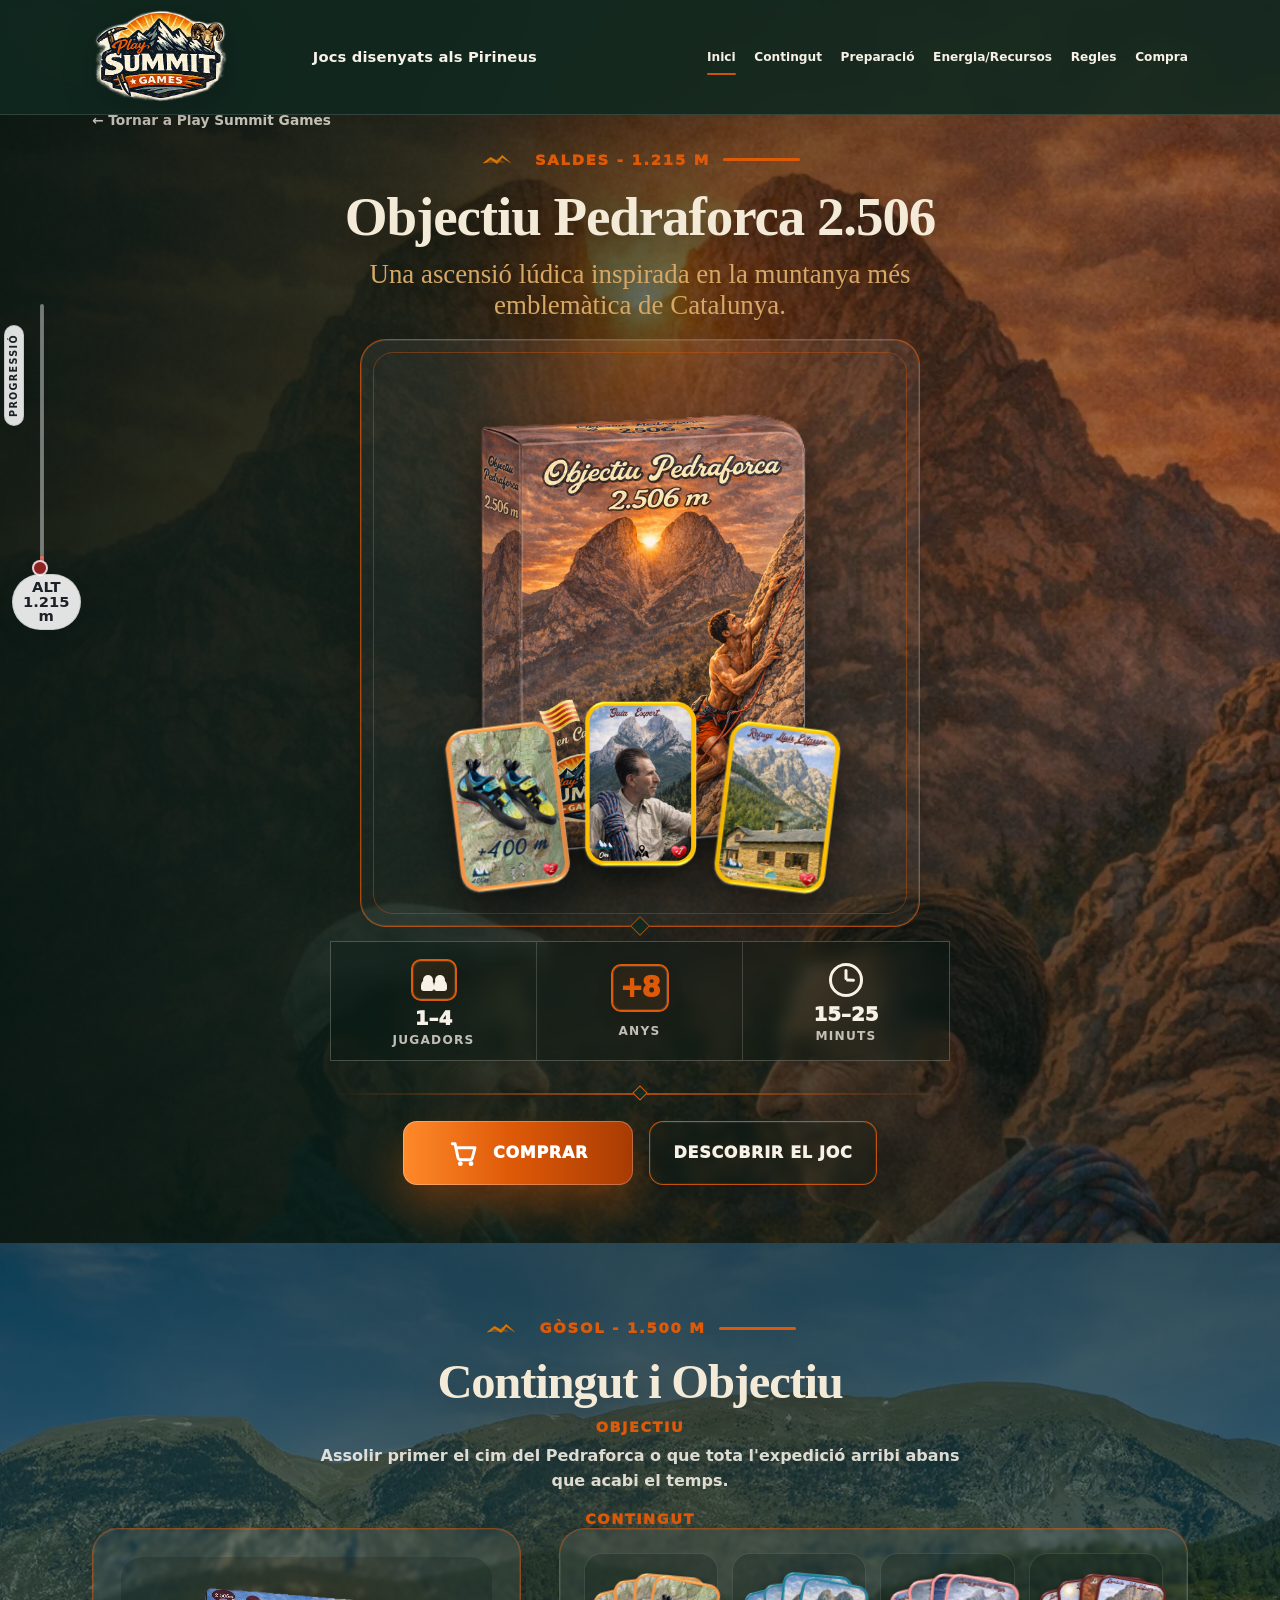
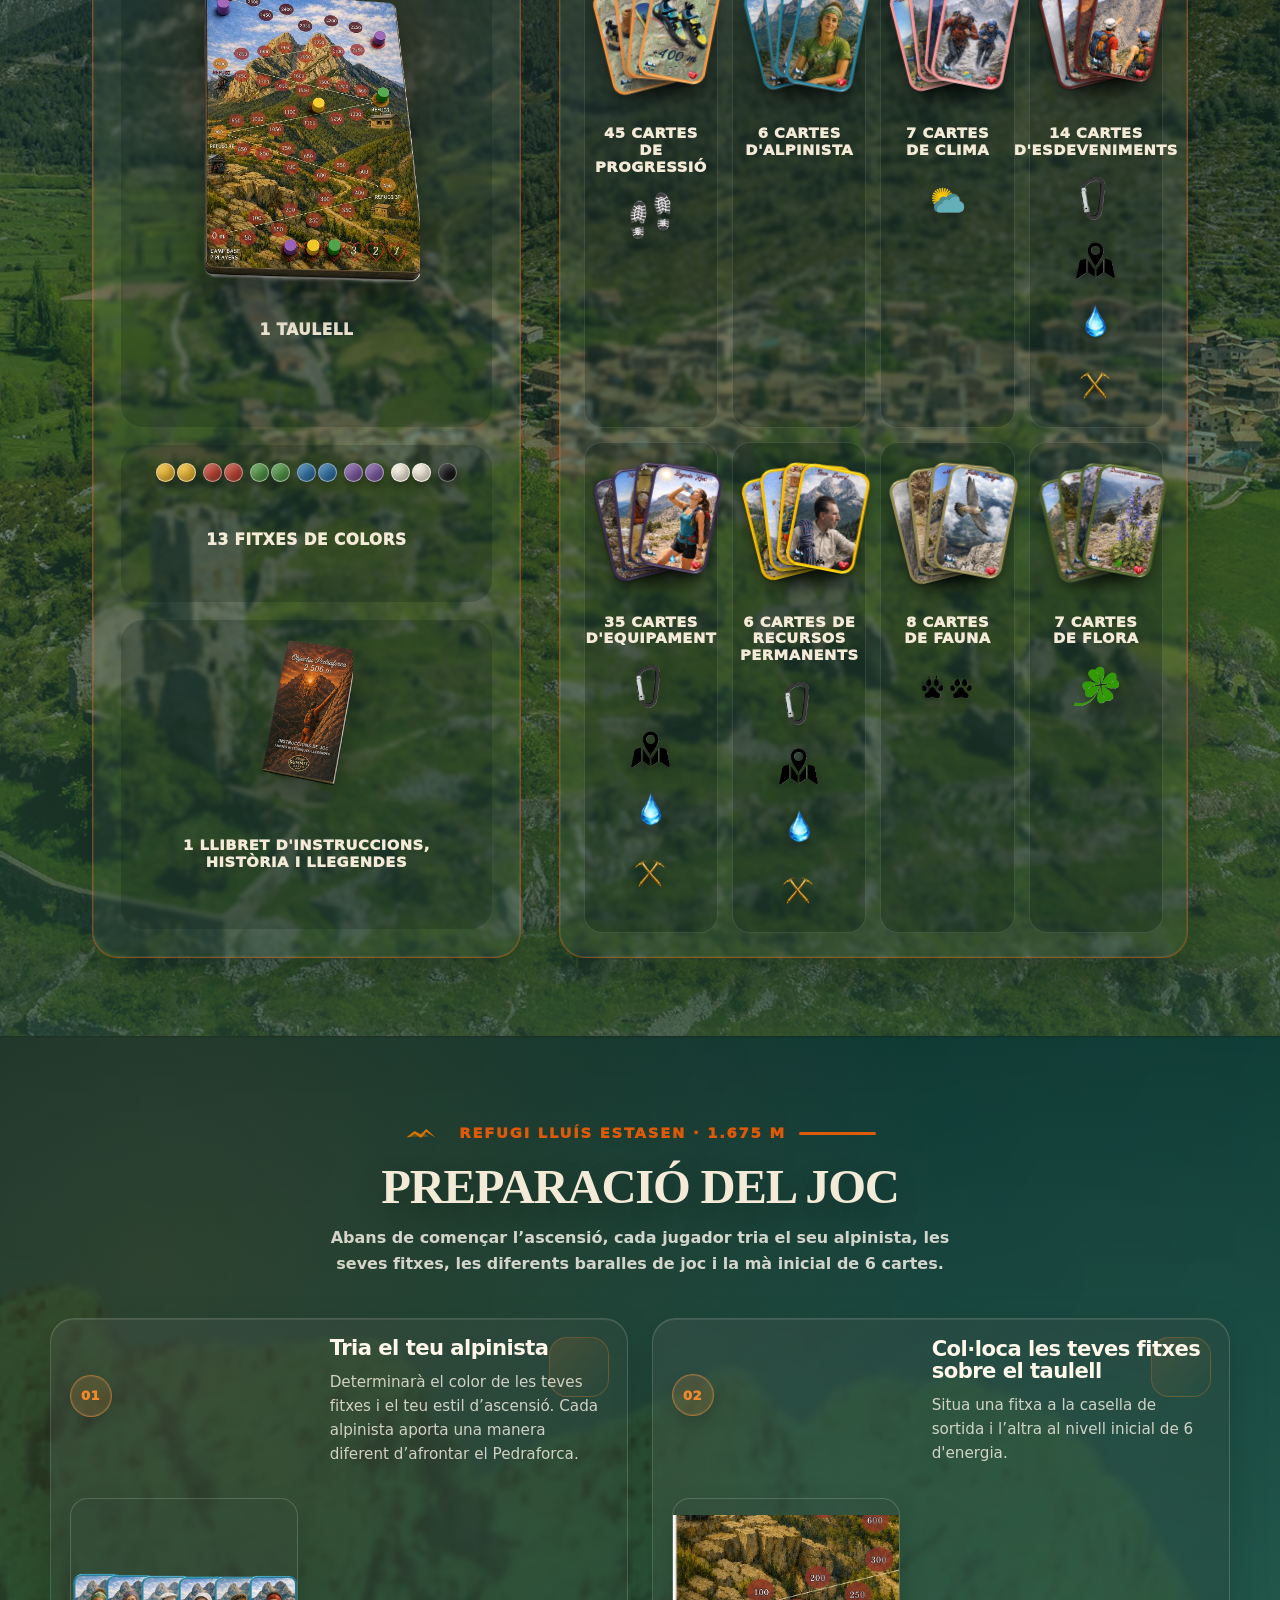
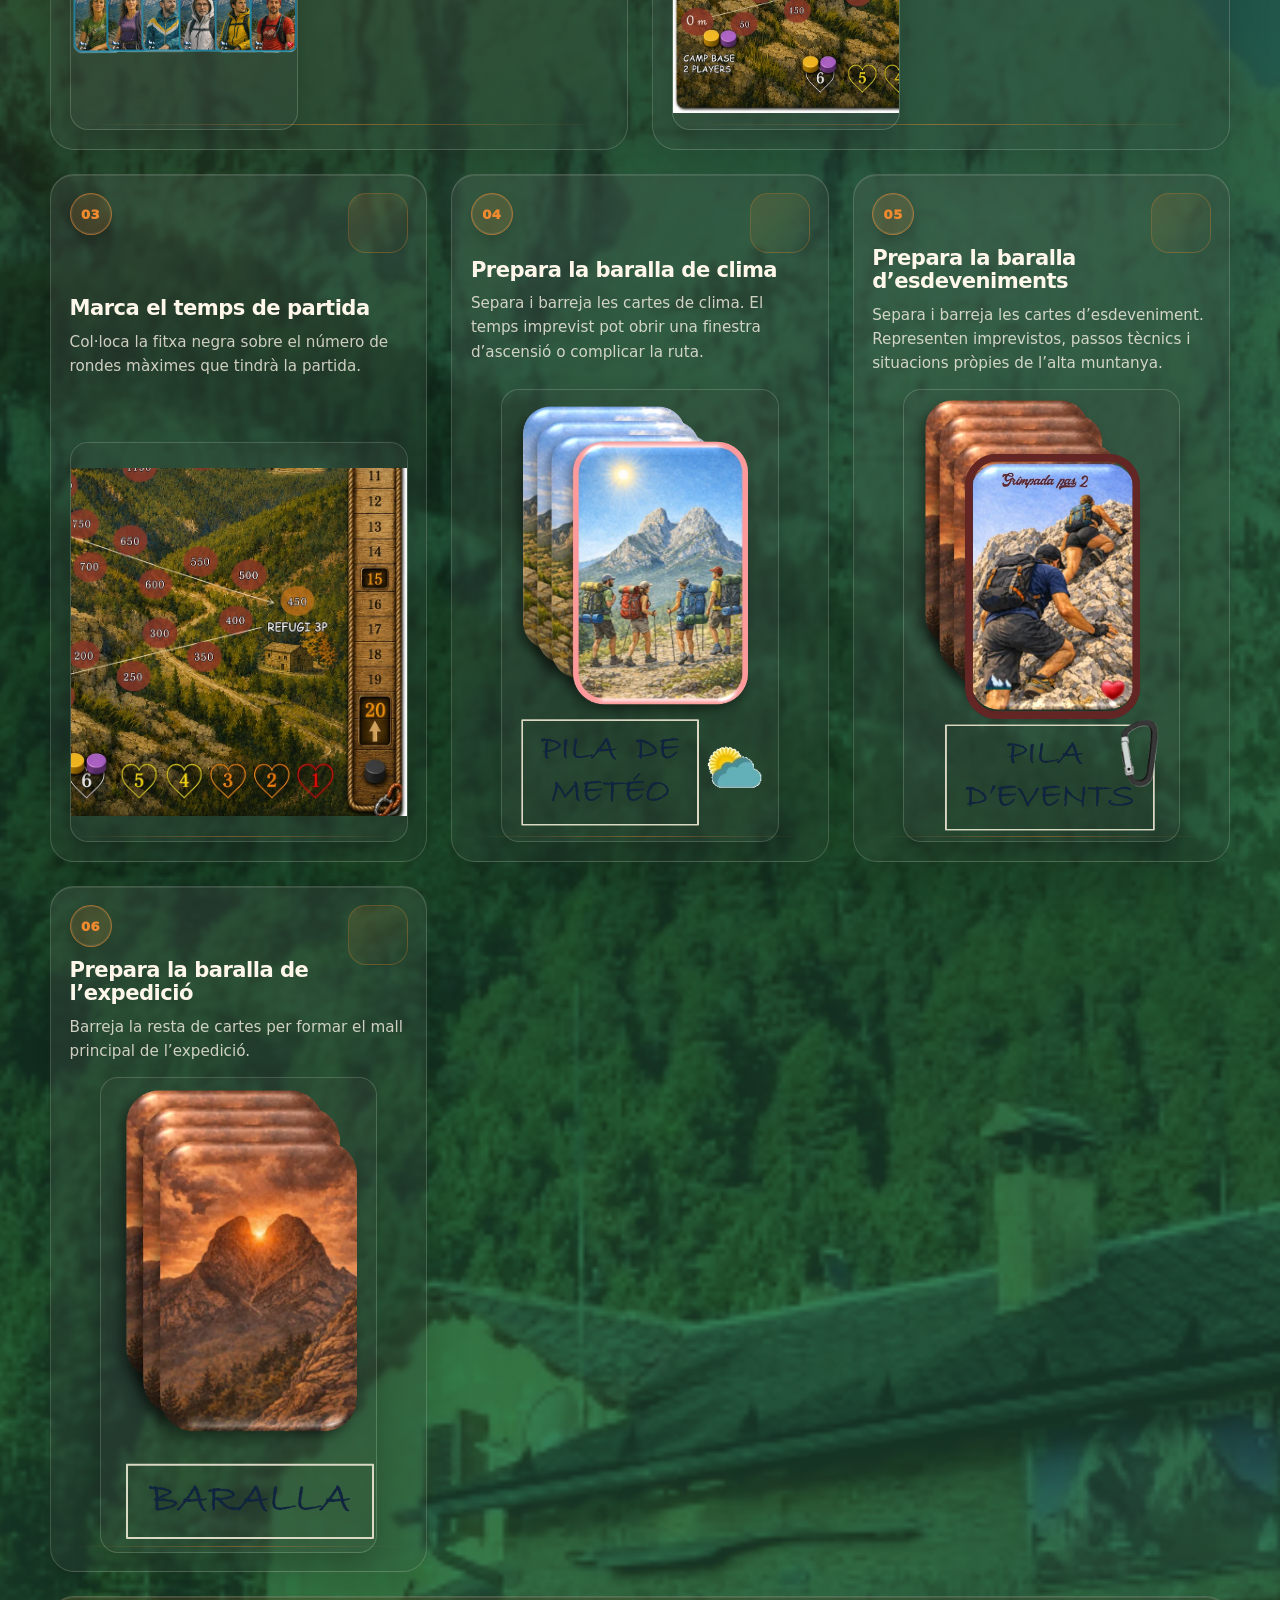
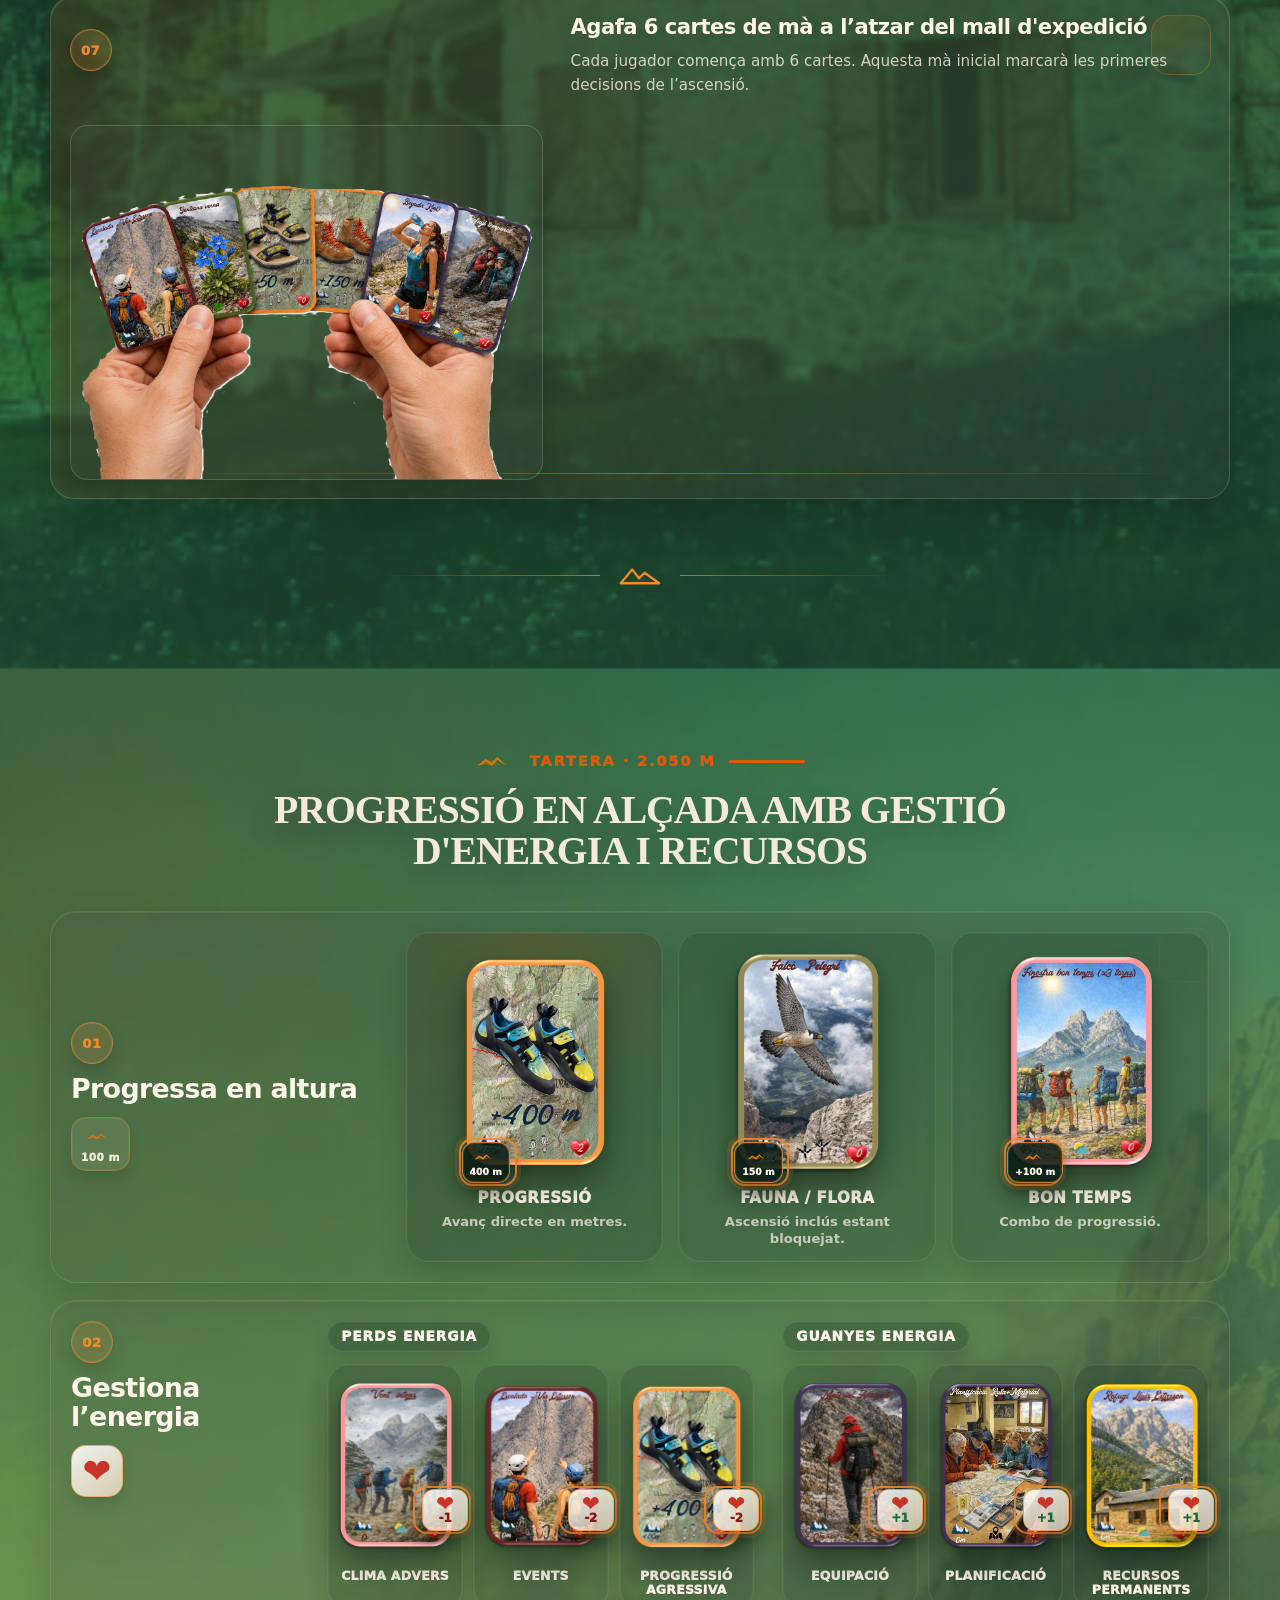
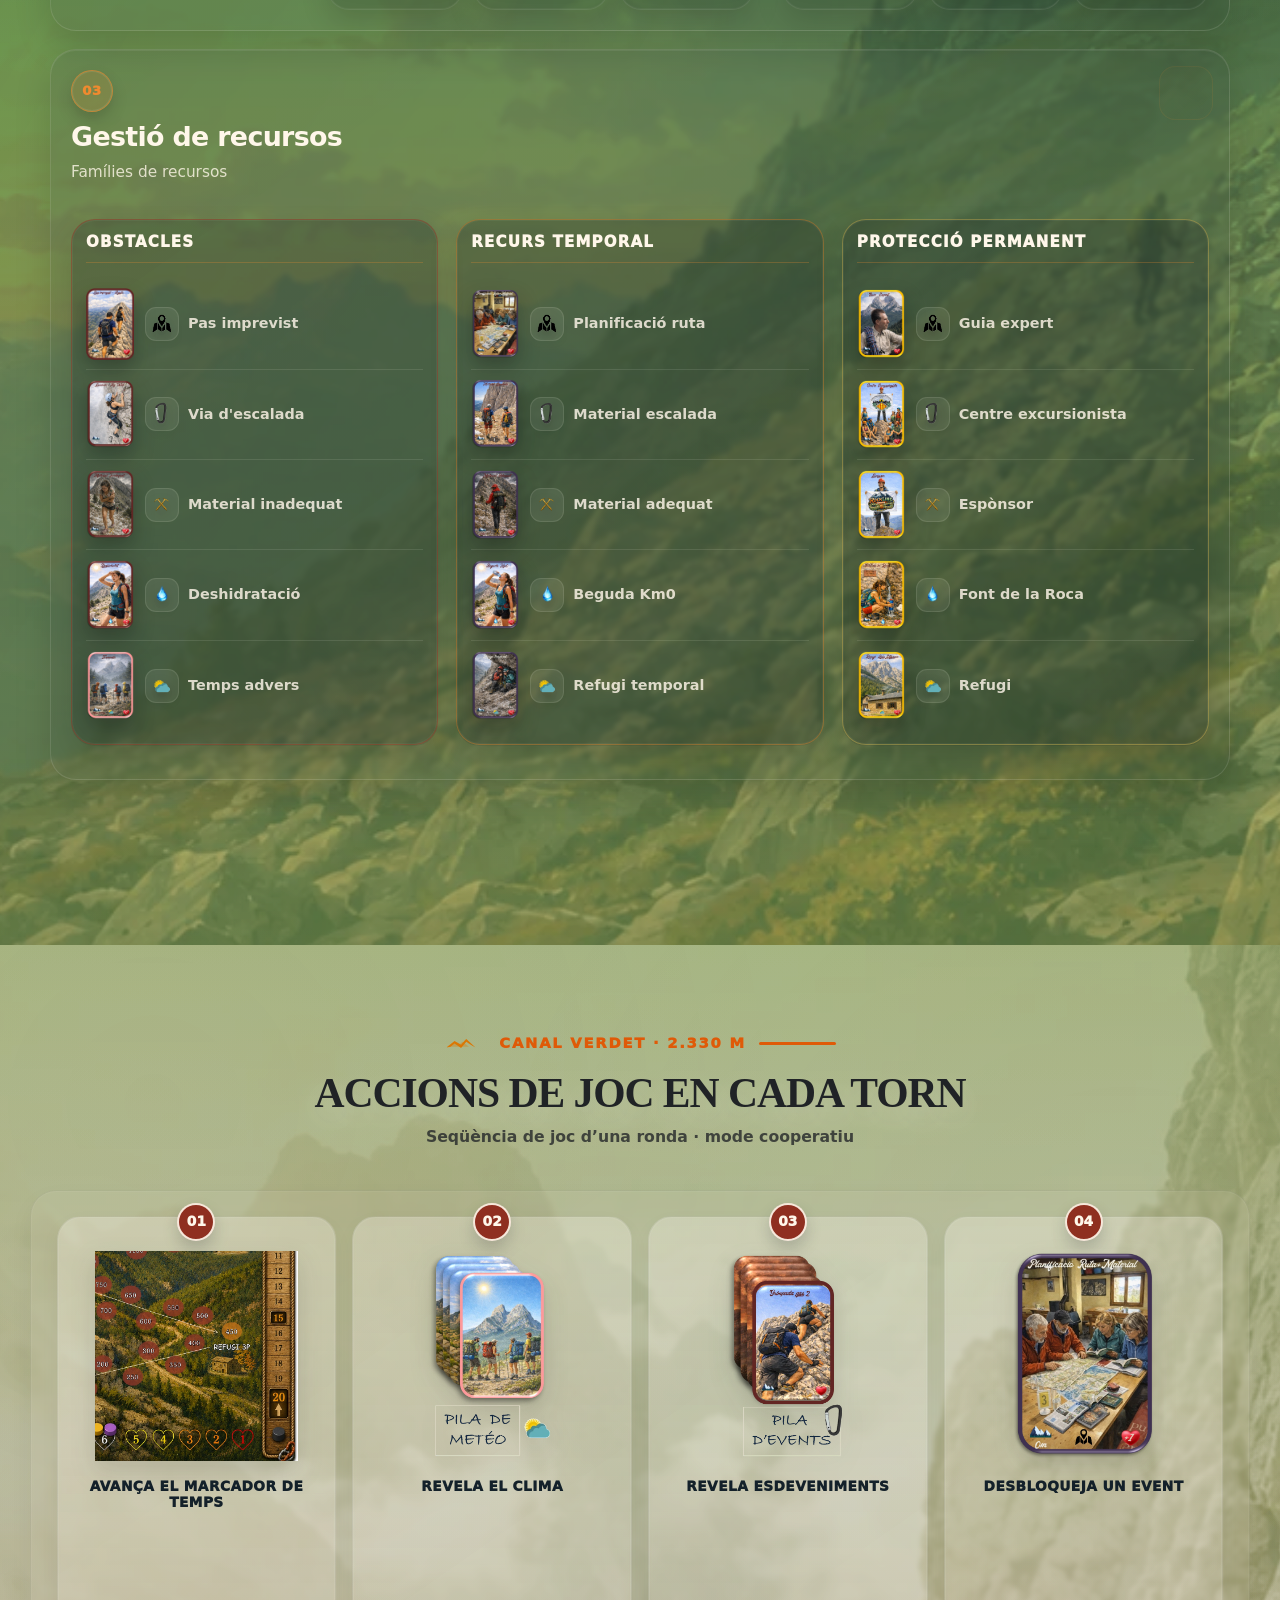
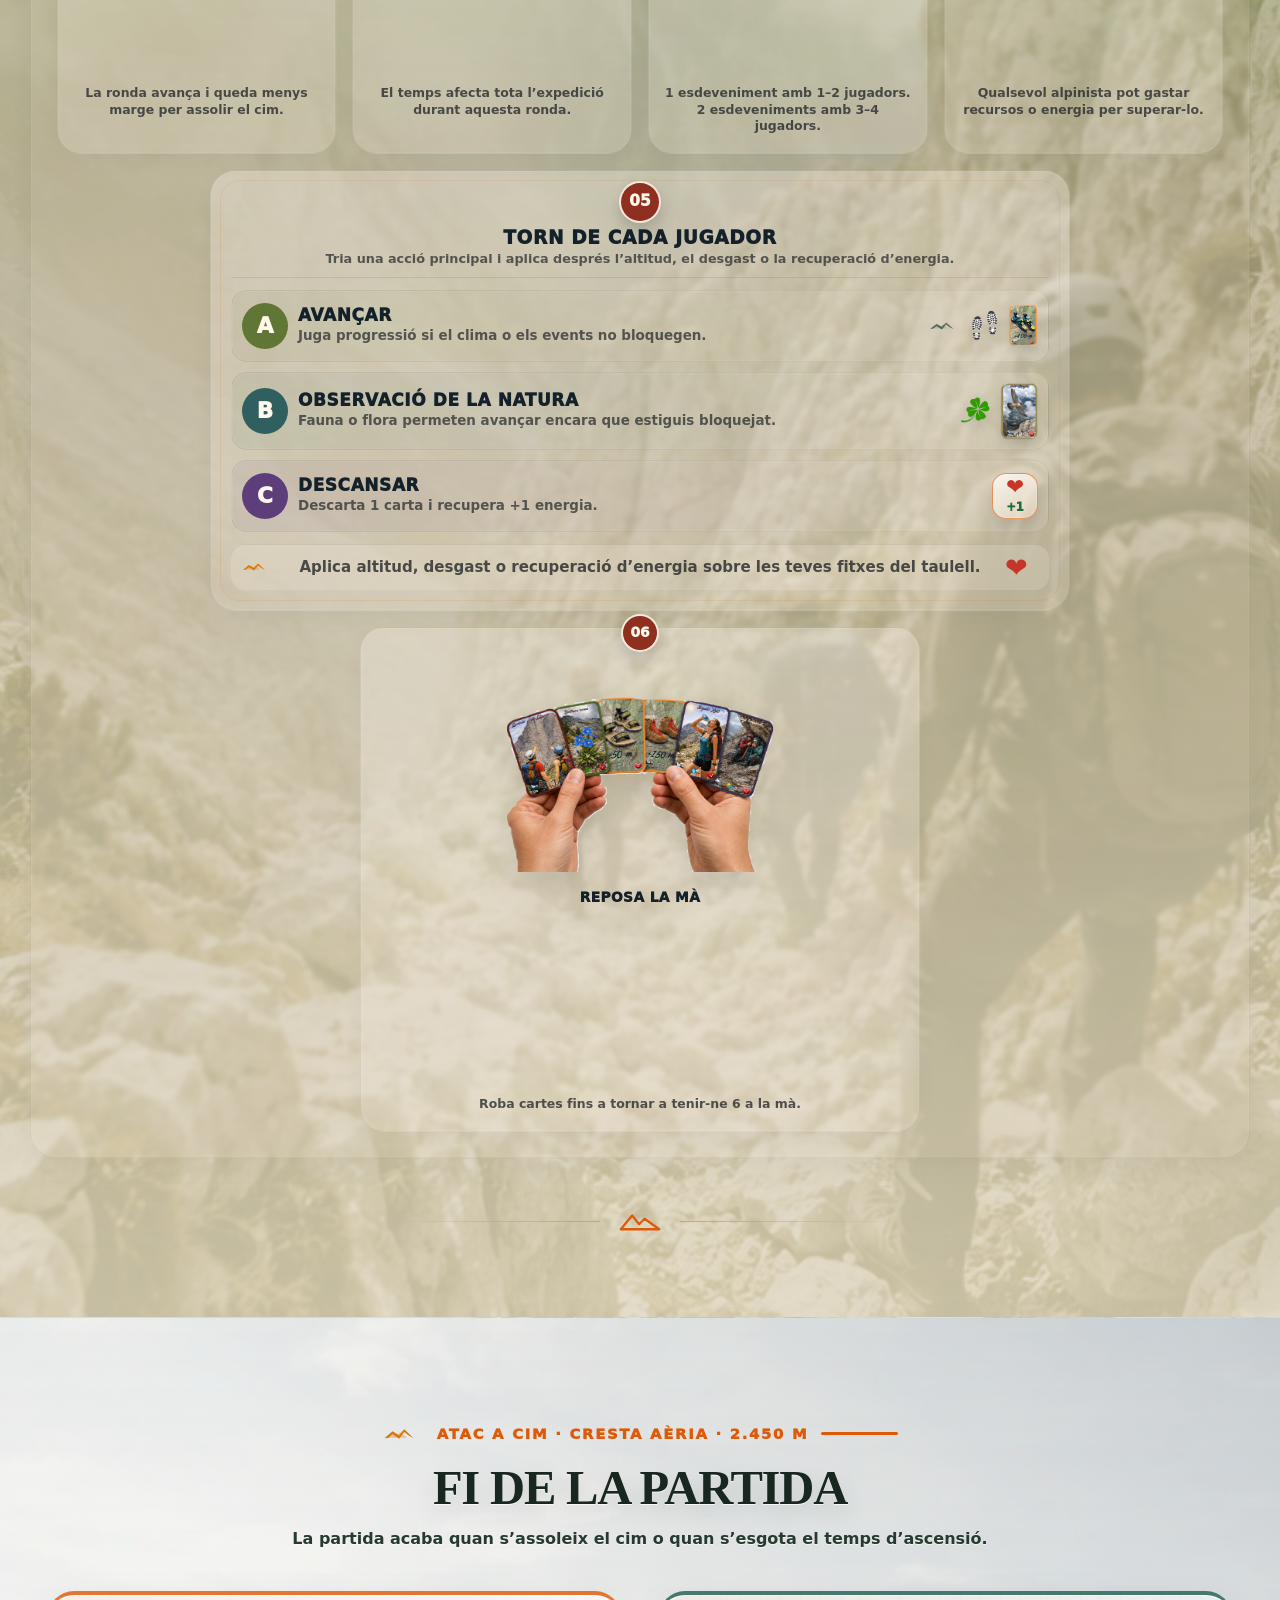
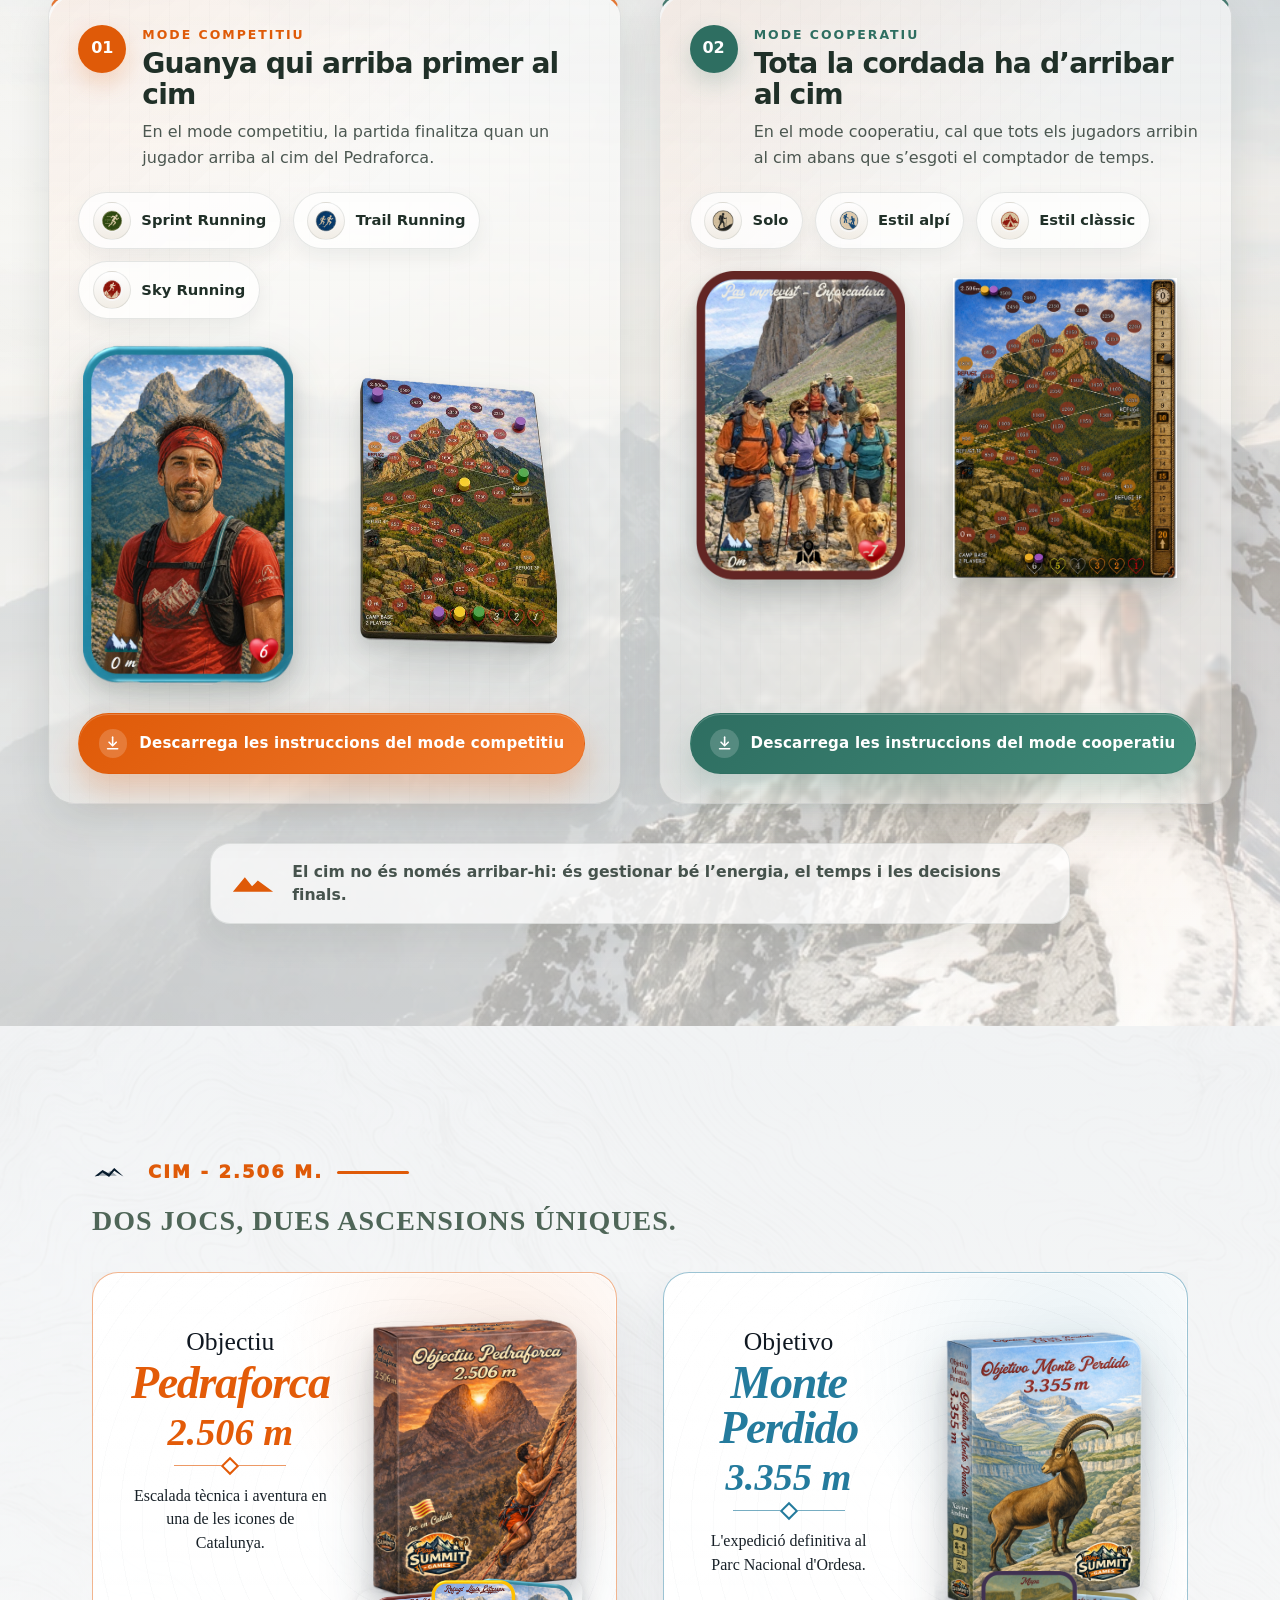
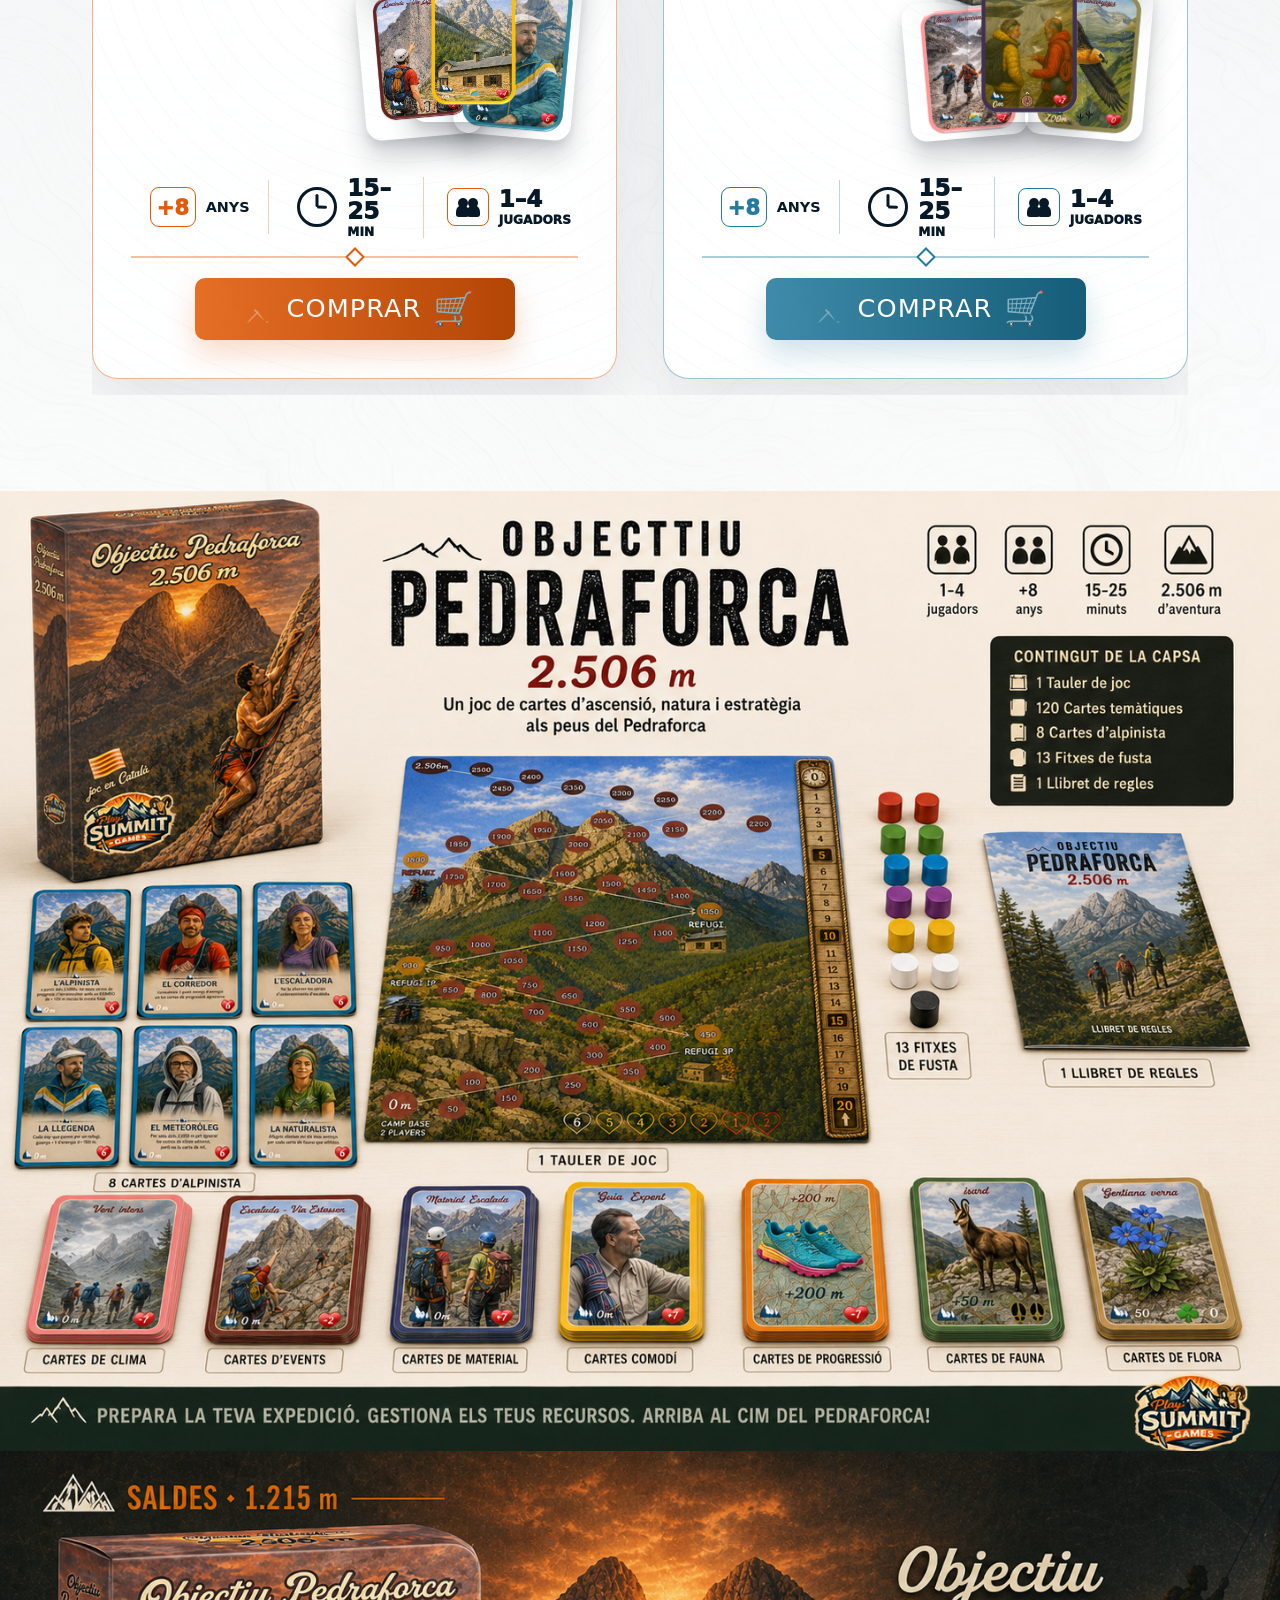
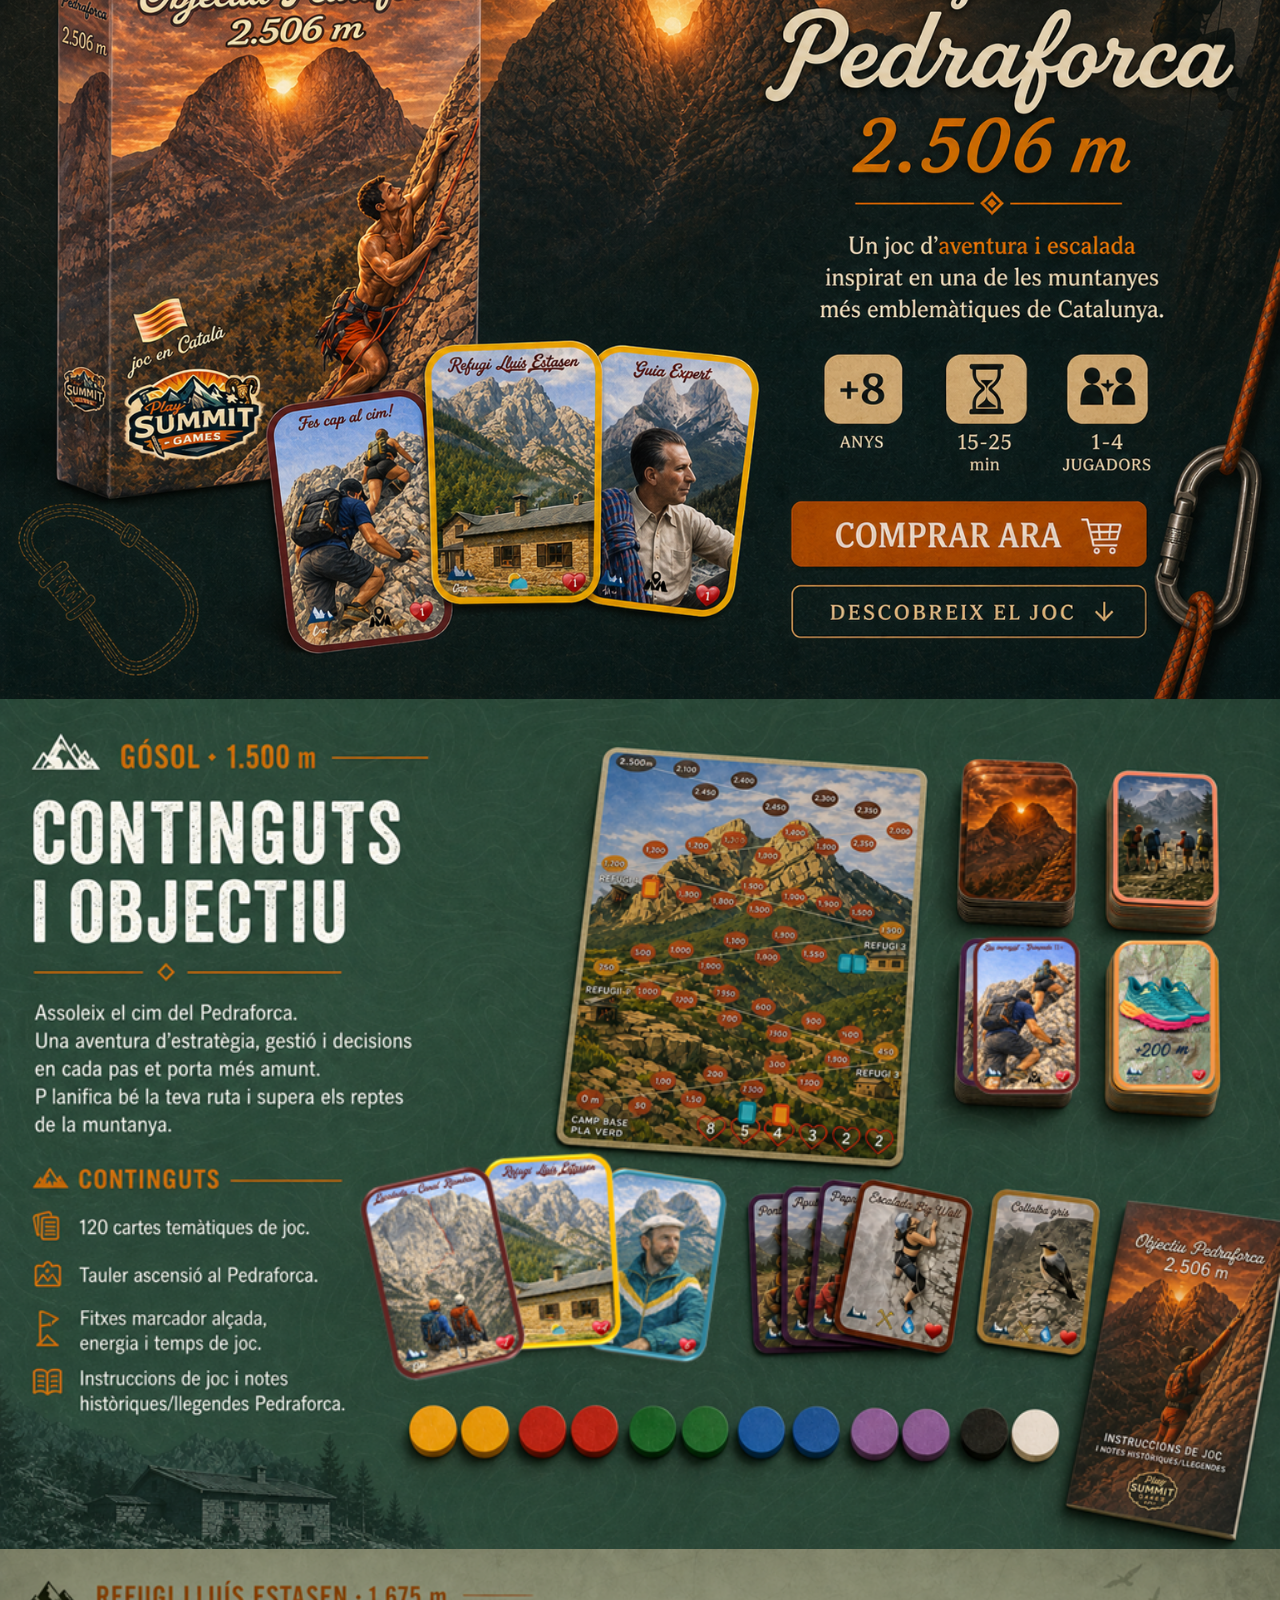
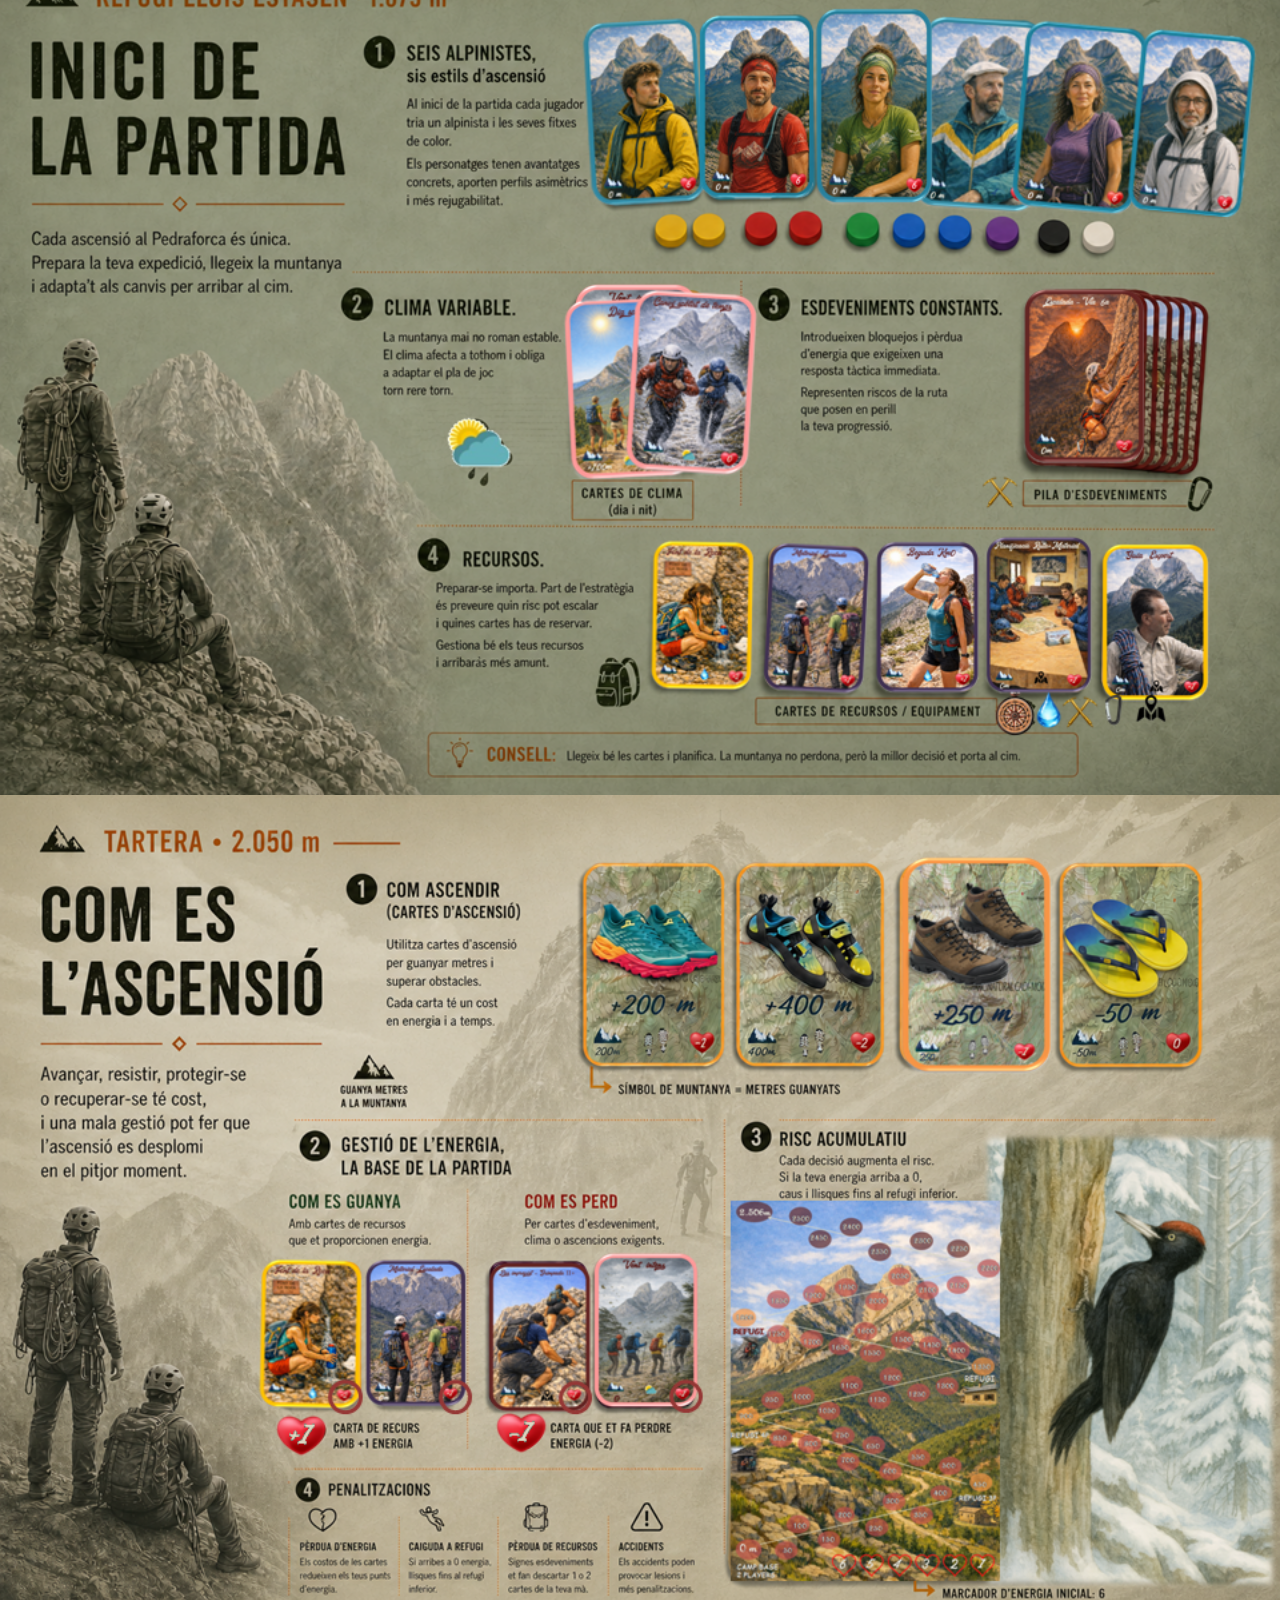
<file: objectiu-pedraforca.html>
<!DOCTYPE html>
<html lang="cat">
<head>
  <meta charset="UTF-8" />
  <meta name="viewport" content="width=device-width, initial-scale=1.0" />
  <title>Objectiu Pedraforca 2.506 | Play Summit Games</title>
  <meta name="description" content="Landing page de Objectiu Pedraforca 2.506, juego de cartas de Summit Series." />
  <link rel="stylesheet" href="styles.css" />
  <link rel="stylesheet" href="pedraforca.css" />
</head>
<body data-page="pedraforca" data-current-section="s1">

<aside class="altitude-ruler altitude-ruler-pedraforca">
  <div class="altitude-ruler-inner">
    <div class="ruler-title">PROGRESSIÓ</div>
    <div class="ruler-track"></div>
    <div class="ruler-fill"></div>
    <div class="ruler-dot"></div>

    <div class="altitude-current">
      <div class="altitude-current-value">ALT 1215 m</div>
    </div>

    <a href="#saldes" class="altitude-stop active" data-target="saldes" data-bearing="0">
  <span class="altitude-stop-meter">1.215 m</span>
</a>
<a href="#gosol" class="altitude-stop" data-target="gosol" data-bearing="40">
  <span class="altitude-stop-meter">1.500 m</span>
</a>
<a href="#preparacio-joc" class="altitude-stop" data-target="preparacio-joc" data-bearing="80">
  <span class="altitude-stop-meter">1.675 m</span>
</a>
<a href="#tartera" class="altitude-stop" data-target="tartera" data-bearing="125">
  <span class="altitude-stop-meter">2.050 m</span>
</a>
<a href="#canal-verdet" class="altitude-stop" data-target="canal-verdet" data-bearing="175">
  <span class="altitude-stop-meter">2.330 m</span>
</a>
<a href="#cresta" class="altitude-stop" data-target="cresta" data-bearing="225">
  <span class="altitude-stop-meter">2.450 m</span>
</a>
<a href="#compra" class="altitude-stop" data-target="compra" data-bearing="270">
  <span class="altitude-stop-meter">2.506 m</span>
</a>
  </div>
</aside>

<header class="site-header pedraforca-header">
  <div class="container header-inner clean-header">

    <a href="index.html" class="brand">
      <img src="assets/logo-play-summit-games.png" alt="Play Summit Games" class="brand-logo large" />
      <div class="brand-copy">
        <div class="brand-subtitle">Jocs disenyats als Pirineus</div>
      </div>
    </a>

   <nav class="main-nav clean-nav">
  <a href="#saldes" data-i18n="nav.home">Inici</a>
  <a href="#gosol" data-i18n="nav.content">Contingut</a>
  <a href="#preparacio-joc" data-i18n="nav.preparation">Preparació</a>
  <a href="#tartera" data-i18n="nav.energyResources">Energia/Recursos</a>
  <a href="#canal-verdet" data-i18n="nav.rules">Regles</a>
  <a href="#compra" data-i18n="nav.buy">Compra</a>
</nav>

  </div>
</header>

<main>

  <!-- SECCIÓ 1 INICIAL SALDES -->
  
<section id="saldes" class="section pedra-s1" data-section>
  <div class="pedra-s1-bg" aria-hidden="true"></div>
  <div class="pedra-s1-overlay" aria-hidden="true"></div>

<div class="container pedra-s1-back-container">
  <div class="breadcrumb pedra-breadcrumb">
    <a href="index.html" data-i18n="hero.back">← Tornar a Play Summit Games</a>
  </div>
</div>

<div class="container pedra-s1-inner">
  <div class="pedra-s1-copy">

      <div class="pedra-kicker-row">
        <img src="assets/icon-montana.svg" alt="" class="pedra-kicker-icon" />
        <p class="pedra-kicker" data-i18n="hero.kicker">Saldes - 1.215 m</p>
        <span class="pedra-kicker-line"></span>
      </div>

<h1 class="pedra-s1-title"data-i18n="hero.title">
  <span>Objectiu</span>
  <strong>Pedraforca</strong>
  <em>2.506 m</em>
</h1>

      <p class="pedra-s1-lead" data-i18n="hero.lead">
        Una ascensió lúdica inspirada en la muntanya més emblemàtica de Catalunya.
      </p>

      <div class="pedra-product-stage">
        <img
          src="assets/Joc_Taula_Pedraforca.png"
          alt="Caixa del joc Objectiu Pedraforca 2.506 m"
          class="pedra-product-box"
        />

        <div class="pedra-product-cards" aria-hidden="true">
          <img
            src="assets/pedraforca-card-progressio.webp"
            alt=""
            class="pedra-product-card pedra-card-left"
          />
          <img
            src="assets/pedraforca-card-guia-expert.webp"
            alt=""
            class="pedra-product-card pedra-card-center"
          />
          <img
            src="assets/pedraforca-card-refugi.webp"
            alt=""
            class="pedra-product-card pedra-card-right"
          />
        </div>
      </div>

      <div class="pedra-s1-facts" aria-label="Dades bàsiques del joc">
        <div class="pedra-fact">
          <span class="pedra-fact-icon pedra-fact-icon-players" aria-hidden="true">
            <span></span><span></span>
          </span>
          <strong>1–4</strong>
          <span data-i18n="hero.fact.players">jugadors</span>
        </div>

        <div class="pedra-fact">
          <span class="pedra-fact-icon pedra-fact-icon-age" aria-hidden="true">+8</span>
          <strong>+8</strong>
          <span data-i18n="hero.fact.age">anys</span>
        </div>

        <div class="pedra-fact">
          <span class="pedra-fact-icon pedra-fact-icon-clock" aria-hidden="true"></span>
          <strong>15–25</strong>
          <span data-i18n="hero.fact.time">minuts</span>
        </div>
</div>

<div class="pedra-s1-divider" aria-hidden="true">
  <span></span>
</div>

<div class="button-row pedra-s1-actions">
  <a href="#compra" class="button pedra-button-buy">
    <span class="pedra-cart-icon" aria-hidden="true">
      <svg viewBox="0 0 24 24" fill="none">
        <path d="M4 5h2l2.2 10.4a2 2 0 0 0 2 1.6h6.9a2 2 0 0 0 1.9-1.4L21 8H7" stroke="currentColor" stroke-width="2.2" stroke-linecap="round" stroke-linejoin="round"/>
        <circle cx="10" cy="20" r="1.8" fill="currentColor"/>
        <circle cx="18" cy="20" r="1.8" fill="currentColor"/>
      </svg>
    </span>
   <span>COMPRAR</span>
  </a>

  <a href="#gosol" class="button pedra-button-discover" data-i18n="hero.cta1">
    Descobrir el joc
  </a>
</div>
    </div>
  </div>
</section>

 <!-- SECCIÓ 2 GÒSOL -->
  
 <section id="gosol" class="section pedra-s2" data-section>
  <div class="pedra-s2-bg" aria-hidden="true"></div>
  <div class="pedra-s2-overlay" aria-hidden="true"></div>

  <div class="container pedra-s2-inner">
    <div class="pedra-kicker-row">
      <img src="assets/icon-montana.svg" alt="" class="pedra-kicker-icon" />
      <p class="pedra-kicker" data-i18n="s2.kicker">Gòsol - 1.500 m</p>
      <span class="pedra-kicker-line"></span>
    </div>

<div class="pedra-s2-heading">
  <h2 data-i18n="s2.title">Contingut i Objectiu</h2>

  <div class="pedra-s2-summary">
    <div class="pedra-s2-summary-block">
      <h3 class="pedra-s2-subtitle" data-i18n="s2.objective.label">Objectiu</h3>
      <p data-i18n="s2.objective.text">
        Assolir primer el cim del Pedraforca o tota l'expedició abans que acabi el temps.
      </p>
    </div>

    <div class="pedra-s2-summary-block">
      <h3 class="pedra-s2-subtitle" data-i18n="s2.contents.label">Contingut</h3>
    </div>
  </div>
</div>

    <div class="pedra-s2-layout">
      <article class="pedra-s2-components" aria-label="Components principals del joc">
        <div class="pedra-s2-board-card">
          <div class="pedra-s2-board-visual">
          <img
            src="assets/s4-tablero-pedraforca.webp"
            alt="Tauler d'ascensió del joc Objectiu Pedraforca"
            class="pedra-s2-board"
          />
                       
</div>
    <h3 class="pedra-s2-component-title" data-i18n="s2.board.title">1 Taulell</h3>
  </div>

        <div class="pedra-s2-tokens-card">
          <div class="pedra-s2-token-zone" aria-label="Fitxes de fusta del joc">
            <div class="pedra-token-pair token-yellow"><span></span><span></span></div>
            <div class="pedra-token-pair token-red"><span></span><span></span></div>
            <div class="pedra-token-pair token-green"><span></span><span></span></div>
            <div class="pedra-token-pair token-blue"><span></span><span></span></div>
            <div class="pedra-token-pair token-purple"><span></span><span></span></div>
            <div class="pedra-token-pair token-white"><span></span><span></span></div>
            <div class="pedra-token-single token-black"><span></span></div>
          </div>
            
    
    <h3 class="pedra-s2-component-title" data-i18n="s2.fichas.title">
      13 Fitxes de colors</h3>
     </div>
   
        <div class="pedra-s2-book-card">
          <img
            src="assets/pedraforca-rulebook.png"
            alt="Llibret d'instruccions, històries i llegendes del Pedraforca"
            class="pedra-s2-book"
          />
              <h3 class="pedra-s2-component-title" data-i18n="s2.book.title">
      1 Llibret d'instruccions, història i llegendes</h3>
      </div>
      </article>
          

<article class="pedra-s2-decks" aria-label="Mazos i tipus de cartes">
  <div class="pedra-s2-deck-card deck-progress">
    <div class="pedra-deck-stack stack-four">
      <img src="assets/pedraforca-card-progressio-2.webp" alt="" aria-hidden="true" />
      <img src="assets/pedraforca-card-progressio-3.webp" alt="" aria-hidden="true" />
      <img src="assets/pedraforca-card-progressio-4.webp" alt="" aria-hidden="true" />
      <img src="assets/pedraforca-card-progressio-1.webp" alt="Cartes de progressió" />
    </div>

    <div class="pedra-s2-card-text">
      <div class="pedra-card-title-row">
        <h3 data-i18n="s2.deck.progress.title">45 Cartes de Progressió</h3>
        <img src="assets/Pisadas.PNG" alt="" class="pedra-type-icon" />
      </div>
    </div>
  </div>

  <div class="pedra-s2-deck-card deck-alpinist">
    <div class="pedra-deck-stack stack-four">
      <img src="assets/s4-alpinista-escalada.webp" alt="" aria-hidden="true" />
      <img src="assets/s4-alpinista-experto.webp" alt="" aria-hidden="true" />
      <img src="assets/s4-alpinista-meteo.webp" alt="" aria-hidden="true" />
      <img src="assets/s4-alpinista-eco.webp" alt="Cartes d'alpinista" />
    </div>

    <div class="pedra-s2-card-text">
      <div class="pedra-card-title-row">
        <h3 data-i18n="s2.deck.alpinist.title">6 Cartes d'Alpinista</h3>
      </div>
    </div>
  </div>

  <div class="pedra-s2-deck-card deck-weather">
    <div class="pedra-deck-stack stack-four">
      <img src="assets/pedraforca-card-clima-2.webp" alt="" aria-hidden="true" />
      <img src="assets/pedraforca-card-clima-3.webp" alt="" aria-hidden="true" />
      <img src="assets/pedraforca-card-clima-4.webp" alt="" aria-hidden="true" />
      <img src="assets/Carta_Objectiu_Pedraforca_Clima2.webp" alt="Cartes de clima" />
    </div>

    <div class="pedra-s2-card-text">
      <div class="pedra-card-title-row">
        <h3 data-i18n="s2.deck.weather.title">7 Cartes de Clima</h3>
        <img src="assets/meteo.png" alt="" class="pedra-type-icon" />
      </div>
    </div>
  </div>

  <div class="pedra-s2-deck-card deck-event">
    <div class="pedra-deck-stack stack-four">
      <img src="assets/pedraforca-card-event-2.webp" alt="" aria-hidden="true" />
      <img src="assets/pedraforca-card-event-3.webp" alt="" aria-hidden="true" />
      <img src="assets/pedraforca-card-event-4.webp" alt="" aria-hidden="true" />
      <img src="assets/pedraforca-card-event-1.webp" alt="Cartes d'esdeveniment" />
    </div>

    <div class="pedra-s2-card-text">
      <div class="pedra-card-title-row">
        <h3 data-i18n="s2.deck.event.title">14 Cartes d'esdeveniments</h3>
        <span class="pedra-type-icons">
          <img src="assets/mosqueton.png" alt="" class="pedra-type-icon" />
          <img src="assets/Mapa-Planificacio.PNG" alt="" class="pedra-type-icon" />
          <img src="assets/aigua.png" alt="" class="pedra-type-icon" />
          <img src="assets/Material-piolets.png" alt="" class="pedra-type-icon" />
        </span>
      </div>
    </div>
  </div>

  <div class="pedra-s2-deck-card deck-resource">
    <div class="pedra-deck-stack stack-four">
      <img src="assets/pedraforca-card-recurs-2.webp" alt="" aria-hidden="true" />
      <img src="assets/pedraforca-card-recurs-3.webp" alt="" aria-hidden="true" />
      <img src="assets/pedraforca-card-recurs-4.webp" alt="" aria-hidden="true" />
      <img src="assets/pedraforca-card-recurs-1.webp" alt="Cartes d'equipament" />
    </div>

    <div class="pedra-s2-card-text">
      <div class="pedra-card-title-row">
        <h3 data-i18n="s2.deck.resource.title">35 Cartes d'equipament</h3>
        <span class="pedra-type-icons">
          <img src="assets/mosqueton.png" alt="" class="pedra-type-icon" />
          <img src="assets/Mapa-Planificacio.PNG" alt="" class="pedra-type-icon" />
          <img src="assets/aigua.png" alt="" class="pedra-type-icon" />
          <img src="assets/Material-piolets.png" alt="" class="pedra-type-icon" />
        </span>
      </div>
    </div>
  </div>

  <div class="pedra-s2-deck-card deck-permanent">
    <div class="pedra-deck-stack stack-four">
      <img src="assets/pedraforca-card-recurs-permanent-2.webp" alt="" aria-hidden="true" />
      <img src="assets/pedraforca-card-recurs-permanent-3.webp" alt="" aria-hidden="true" />
      <img src="assets/pedraforca-card-recurs-permanent-4.webp" alt="" aria-hidden="true" />
      <img src="assets/pedraforca-card-recurs-permanent-1.webp" alt="Cartes de recursos permanents" />
    </div>

    <div class="pedra-s2-card-text">
      <div class="pedra-card-title-row">
        <h3 data-i18n="s2.deck.permanent.title">6 Cartes de recursos permanents</h3>
        <span class="pedra-type-icons">
          <img src="assets/mosqueton.png" alt="" class="pedra-type-icon" />
          <img src="assets/Mapa-Planificacio.PNG" alt="" class="pedra-type-icon" />
          <img src="assets/aigua.png" alt="" class="pedra-type-icon" />
          <img src="assets/Material-piolets.png" alt="" class="pedra-type-icon" />
        </span>
      </div>
    </div>
  </div>

  <div class="pedra-s2-deck-card deck-fauna">
    <div class="pedra-deck-stack stack-four">
      <img src="assets/pedraforca-card-fauna-2.webp" alt="" aria-hidden="true" />
      <img src="assets/pedraforca-card-fauna-3.webp" alt="" aria-hidden="true" />
      <img src="assets/pedraforca-card-fauna-4.webp" alt="" aria-hidden="true" />
      <img src="assets/Carta_Falco_Pelegri.png" alt="Cartes de fauna" />
    </div>

    <div class="pedra-s2-card-text">
      <div class="pedra-card-title-row">
        <h3 data-i18n="s2.deck.fauna.title">8 Cartes de fauna</h3>
        <img src="assets/Huellas-lobo.PNG" alt="" class="pedra-type-icon" />
      </div>
    </div>
  </div>

  <div class="pedra-s2-deck-card deck-flora">
    <div class="pedra-deck-stack stack-four">
      <img src="assets/pedraforca-card-flora-2.webp" alt="" aria-hidden="true" />
      <img src="assets/pedraforca-card-flora-3.webp" alt="" aria-hidden="true" />
      <img src="assets/pedraforca-card-flora-4.webp" alt="" aria-hidden="true" />
      <img src="assets/pedraforca-card-flora-1.webp" alt="Cartes de flora" />
    </div>

    <div class="pedra-s2-card-text">
      <div class="pedra-card-title-row">
        <h3 data-i18n="s2.deck.flora.title">7 Cartes de flora</h3>
        <img src="assets/Trebol.PNG" alt="" class="pedra-type-icon" />
      </div>
    </div>
  </div>
</article>
    
    </div>
  </div>
</section>

 <!-- =========================================================
  SECCIÓ 3 · REFUGI LLUÍS ESTASEN · PREPARACIÓ DEL JOC
========================================================= -->
<section id="preparacio-joc" class="pedra-section pedra-section-s3 section-preparacio" data-section>
  <div class="section-texture s3-texture" aria-hidden="true"></div>

  <div class="pedra-section-inner">

 <header class="s3-heading">
  <div class="pedra-kicker-row s3-kicker-row">
    <img src="assets/icon-montana.svg" alt="" class="pedra-kicker-icon" />
    <p class="pedra-kicker" data-i18n="s3.preTitle">Refugi Lluís Estasen · 1.675 m</p>
    <span class="pedra-kicker-line"></span>
  </div>

  <div class="pedra-s2-heading s3-title-block">
    <h2 data-i18n="s3.title">PREPARACIÓ DEL JOC</h2>

    <p data-i18n="s3.lead">
      Abans de començar l’ascensió, cada jugador prepara el seu alpinista,
      les seves fitxes, els diferents malls de joc i la mà inicial de cartes.
    </p>
  </div>
</header>

    <div class="s3-prep-layout">

      <!-- Punt 1 -->
      <article class="s3-prep-card s3-prep-card-featured">
        <div class="s3-step-number">01</div>

        <div class="s3-card-copy">
          <h3 data-i18n="s3.step1.title">Tria el teu alpinista</h3>
          <p data-i18n="s3.step1.text">
            Determinarà el color de les teves fitxes i el teu estil d’ascensió.
            Cada alpinista aporta una manera diferent d’afrontar la progressió al cim.
          </p>
        </div>

        <figure class="s3-card-media">
          <img
            src="assets/s3-cartes-alpinistes.webp"
            alt="Sis cartes blaves d’alpinista d’Objectiu Pedraforca"
            loading="lazy"
          >
        </figure>
      </article>

      <!-- Punt 2 -->
      <article class="s3-prep-card s3-prep-card-featured">
        <div class="s3-step-number">02</div>

        <div class="s3-card-copy">
          <h3 data-i18n="s3.step2.title">Col·loca les teves fitxes sobre el taulell</h3>
          <p data-i18n="s3.step2.text">
            Situa una fitxa a la casella de sortida i l’altra a al nivell 6 inicial d’energia.
          </p>
        </div>

        <figure class="s3-card-media">
          <img
            src="assets/s3-detall-taulell-inici-energia.webp"
            alt="Detall del taulell amb les fitxes a la sortida i al nivell 6 d’energia"
            loading="lazy"
          >
        </figure>
      </article>

      <!-- Punt 3 -->
      <article class="s3-prep-card">
        <div class="s3-step-number">03</div>

        <div class="s3-card-copy">
          <h3 data-i18n="s3.step3.title">Marca el temps de partida</h3>
          <p data-i18n="s3.step3.text">
            Col·loca la fitxa negra sobre el número de rondes màximes que
            tindrà la partida.
          </p>
        </div>

        <figure class="s3-card-media">
          <img
            src="assets/s3-fitxa-temps-rondes.webp"
            alt="Fitxa negra situada sobre el marcador de rondes del taulell"
            loading="lazy"
          >
        </figure>
      </article>

      <!-- Punt 4 -->
      <article class="s3-prep-card">
        <div class="s3-step-number">04</div>

        <div class="s3-card-copy">
          <h3 data-i18n="s3.step4.title">Prepara la baralla de clima</h3>
          <p data-i18n="s3.step4.text">
            Separa i barreja les cartes de clima. El temps imprevist 
            pot obrir una finestra d’ascensió o complicar la ruta.
          </p>
        </div>

        <figure class="s3-card-media">
          <img
            src="assets/s3-mazo-clima.webp"
            alt="Mazo de cartes de clima amb una carta superior boca amunt"
            loading="lazy"
          >
        </figure>
      </article>

      <!-- Punt 5 -->
      <article class="s3-prep-card">
        <div class="s3-step-number">05</div>

        <div class="s3-card-copy">
          <h3 data-i18n="s3.step5.title">Prepara la baralla d’esdeveniments</h3>
          <p data-i18n="s3.step5.text">
            Separa i barreja les cartes d’esdeveniment. Representen imprevistos,
            passos tècnics i situacions pròpies de l’alta muntanya.
          </p>
        </div>

        <figure class="s3-card-media">
          <img
            src="assets/s3-mazo-events.webp"
            alt="Mazo de cartes d’esdeveniments amb una carta superior boca amunt"
            loading="lazy"
          >
        </figure>
      </article>

      <!-- Punt 6 -->
      <article class="s3-prep-card">
        <div class="s3-step-number">06</div>

        <div class="s3-card-copy">
          <h3 data-i18n="s3.step6.title">Prepara el mall de l’expedició</h3>
          <p data-i18n="s3.step6.text">
            Barreja la resta de cartes per formar el mall principal de
            l’expedició.
          </p>
        </div>

        <figure class="s3-card-media">
          <img
            src="assets/s3-mazo-expedicio.webp"
            alt="Mazo principal de l’expedició amb les cartes boca avall"
            loading="lazy"
          >
        </figure>
      </article>

      <!-- Punt 7 -->
      <article class="s3-prep-card s3-prep-card-final">
        <div class="s3-step-number">07</div>

        <div class="s3-card-copy">
          <h3 data-i18n="s3.step7.title">Agafa 6 cartes de mà a l’atzar</h3>
          <p data-i18n="s3.step7.text">
            Cada jugador comença amb 6 cartes de mà del mall d'expedició. 
            Aquesta mà inicial marcarà les primeres decisions de l’ascensió.
          </p>
        </div>

        <figure class="s3-card-media">
          <img
            src="assets/s3-ma-6-cartes.png"
            alt="Mà inicial de sis cartes d’Objectiu Pedraforca"
            loading="lazy"
          >
        </figure>
      </article>

    </div>

    <div class="s3-prep-footer">
      <span class="s3-footer-line"></span>
      <span class="s3-footer-icon" aria-hidden="true">
        <svg viewBox="0 0 96 48">
          <path d="M6 42 L31 12 L46 31 L58 19 L90 42 Z"></path>
        </svg>
      </span>
      <span class="s3-footer-line"></span>
    </div>

  </div>
</section>
  
<!-- =========================================================
  SECCIÓ 4 · TARTERA · PROGRESSIÓ, ENERGIA I RECURSOS
========================================================= -->
<section id="tartera" class="pedra-section pedra-section-s4 section-progressio" data-section>
  <div class="section-texture s4-texture" aria-hidden="true"></div>

  <div class="pedra-section-inner">

    <header class="s4-heading">
      <div class="pedra-kicker-row s4-kicker-row">
        <img src="assets/icon-montana.svg" alt="" class="pedra-kicker-icon" />
        <p class="pedra-kicker" data-i18n="s4.preTitle">Tartera · 2.050 m</p>
        <span class="pedra-kicker-line"></span>
      </div>

      <div class="pedra-s2-heading s4-title-block">
        <h2 data-i18n="s4.title">PROGRESSIÓ EN ALÇADA AMB GESTIÓ D'ENERGIA I RECURSOS</h2>
      </div>
    </header>

    <!-- BLOQUE 1 · PROGRESSIÓ EN ALÇADA -->
<article class="s4-main-block s4-block-progress">
  <div class="s4-block-copy s4-title-with-icon">
    <span class="s4-step-pill">01</span>

    <div class="s4-title-line">
      <h3 data-i18n="s4.progress.title">Progressa en altura</h3>

      <span class="s4-card-stat-icon s4-altitude-stat" aria-label="Icona de progressió 100 metres">
        <img src="assets/icon-montana.svg" alt="">
        <small>100 m</small>
      </span>
    </div>
  </div>

  <div class="s4-card-row s4-card-row-compact" aria-label="Cartes que permeten progressar en alçada">
    <figure class="s4-play-card s4-card-orange s4-highlight-altitude">
      <span class="s4-card-corner-marker s4-marker-left">
        <img src="assets/icon-montana.svg" alt="">
        <small>400 m</small>
      </span>

      <img src="assets/pedraforca-card-progressio-1.webp" alt="Carta de progressió" loading="lazy">

      <figcaption>
        <strong data-i18n="s4.progress.card1.title">Progressió</strong>
        <span data-i18n="s4.progress.card1.text">Avanç directe en metres.</span>
      </figcaption>
    </figure>

    <figure class="s4-play-card s4-highlight-altitude">
      <span class="s4-card-corner-marker s4-marker-left">
        <img src="assets/icon-montana.svg" alt="">
        <small>150 m</small>
      </span>

      <img src="assets/Carta_Falco_Pelegri.png" alt="Carta de fauna" loading="lazy">

      <figcaption>
        <strong data-i18n="s4.progress.card2.title">Fauna / flora</strong>
        <span data-i18n="s4.progress.card2.text">Avança inclús estant bloquejat.</span>
      </figcaption>
    </figure>

    <figure class="s4-play-card s4-highlight-altitude">
      <span class="s4-card-corner-marker s4-marker-left">
        <img src="assets/icon-montana.svg" alt="">
        <small>+100 m</small>
      </span>

      <img src="assets/pedraforca-card-clima-2.webp" alt="Carta de meteorologia favorable" loading="lazy">

      <figcaption>
        <strong data-i18n="s4.progress.card3.title">Bon temps</strong>
        <span data-i18n="s4.progress.card3.text">Combo de progressió.</span>
      </figcaption>
    </figure>
  </div>
</article>

<!-- BLOQUE 2 · ENERGIA -->
<article class="s4-main-block s4-block-energy">
  <div class="s4-block-copy s4-title-with-icon">
    <span class="s4-step-pill">02</span>

    <div class="s4-title-line">
      <h3 data-i18n="s4.energy.title">Gestiona l’energia</h3>

      <span class="s4-card-stat-icon s4-heart-stat" aria-label="Icona d'energia">
        <span>❤</span>
      </span>
    </div>
  </div>

  <div class="s4-energy-cards-layout">

    <div class="s4-energy-lane s4-energy-loss">
      <h4 data-i18n="s4.energy.loss.title">Perds energia</h4>

      <div class="s4-card-row s4-energy-card-row">
        <figure class="s4-play-card s4-highlight-heart">
          <span class="s4-card-corner-marker s4-marker-right s4-heart-marker" data-energy="-1">
            <span class="s4-heart-icon">❤</span>
            <b>-1</b>
          </span>

          <img src="assets/pedraforca-card-clima-6.webp" alt="Carta de clima advers" loading="lazy">

          <figcaption>
            <strong data-i18n="s4.energy.loss.card1">Clima advers</strong>
          </figcaption>
        </figure>

        <figure class="s4-play-card s4-highlight-heart">
          <span class="s4-card-corner-marker s4-marker-right s4-heart-marker" data-energy="-2">
            <span class="s4-heart-icon">❤</span>
            <b>-2</b>
          </span>

          <img src="assets/pedraforca-card-event-1.webp" alt="Carta d'esdeveniment" loading="lazy">

          <figcaption>
            <strong data-i18n="s4.energy.loss.card2">Events</strong>
          </figcaption>
        </figure>

        <figure class="s4-play-card s4-highlight-heart">
          <span class="s4-card-corner-marker s4-marker-right s4-heart-marker" data-energy="-2">
            <span class="s4-heart-icon">❤</span>
            <b>-2</b>
          </span>

          <img src="assets/pedraforca-card-progressio-1.webp" alt="Carta de progressió agressiva" loading="lazy">

          <figcaption>
            <strong data-i18n="s4.energy.loss.card3">Progressió agressiva</strong>
          </figcaption>
        </figure>
      </div>
    </div>

    <div class="s4-energy-lane s4-energy-gain">
      <h4 data-i18n="s4.energy.gain.title">Guanyes energia</h4>

      <div class="s4-card-row s4-energy-card-row">
        <figure class="s4-play-card s4-highlight-heart">
          <span class="s4-card-corner-marker s4-marker-right s4-heart-marker" data-energy="+1">
            <span class="s4-heart-icon">❤</span>
            <b>+1</b>
          </span>

          <img src="assets/pedraforca-card-recurs-2.webp" alt="Carta d'equipació" loading="lazy">

          <figcaption>
            <strong data-i18n="s4.energy.gain.card1">Equipació</strong>
          </figcaption>
        </figure>

        <figure class="s4-play-card s4-highlight-heart">
          <span class="s4-card-corner-marker s4-marker-right s4-heart-marker" data-energy="+1">
            <span class="s4-heart-icon">❤</span>
            <b>+1</b>
          </span>

          <img src="assets/pedraforca-card-recurs-4.webp" alt="Carta de planificació" loading="lazy">

          <figcaption>
            <strong data-i18n="s4.energy.gain.card2">Planificació</strong>
          </figcaption>
        </figure>

        <figure class="s4-play-card s4-highlight-heart">
          <span class="s4-card-corner-marker s4-marker-right s4-heart-marker" data-energy="+1">
            <span class="s4-heart-icon">❤</span>
            <b>+1</b>
          </span>

          <img src="assets/pedraforca-card-recurs-permanent-2.webp" alt="Carta de recurs permanent" loading="lazy">

          <figcaption>
            <strong data-i18n="s4.energy.gain.card3">Recursos permanents</strong>
          </figcaption>
        </figure>
      </div>
    </div>

  </div>
</article>

    <!-- BLOQUE 3 · RECURSOS I FAMÍLIES -->
    <article class="s4-main-block s4-block-resources">
<div class="s4-block-copy s4-resources-heading">
  <span class="s4-step-pill">03</span>
  <h3 data-i18n="s4.resources.title">Gestió de recursos</h3>
  <p data-i18n="s4.resources.text">Famílies de recursos</p>
</div>

      <div class="s4-resource-board" aria-label="Relació entre obstacles, recursos i recursos permanents">
        <div class="s4-resource-col s4-resource-col-obstacles">
          <h4 data-i18n="s4.resources.col1">Obstacles</h4>

          <div class="s4-resource-item">
            <img src="assets/pedraforca-card-event-5.webp" alt="Carta Pas imprevist" loading="lazy">
            <span class="s4-family-icon"><img src="assets/Mapa-Planificacio.PNG" alt=""></span>
            <p data-i18n="s4.resources.obstacle1">Pas imprevist</p>
          </div>

          <div class="s4-resource-item">
            <img src="assets/pedraforca-card-event-2.webp" alt="Carta Escalada" loading="lazy">
            <span class="s4-family-icon"><img src="assets/mosqueton.png" alt=""></span>
            <p data-i18n="s4.resources.obstacle2">Via d'escalada</p>
          </div>

          <div class="s4-resource-item">
            <img src="assets/pedraforca-card-event-12.webp" alt="Carta Material inadequat" loading="lazy">
            <span class="s4-family-icon"><img src="assets/Material-piolets.png" alt=""></span>
            <p data-i18n="s4.resources.obstacle3">Material inadequat</p>
          </div>

          <div class="s4-resource-item">
            <img src="assets/pedraforca-card-event-3.webp" alt="Carta Deshidratació" loading="lazy">
            <span class="s4-family-icon"><img src="assets/aigua.png" alt=""></span>
            <p data-i18n="s4.resources.obstacle4">Deshidratació</p>
          </div>

          <div class="s4-resource-item">
            <img src="assets/pedraforca-card-clima-3.webp" alt="Carta Canvi de temps" loading="lazy">
            <span class="s4-family-icon"><img src="assets/meteo.png" alt=""></span>
            <p data-i18n="s4.resources.obstacle5">Temps advers</p>
          </div>
        </div>

        <div class="s4-resource-col s4-resource-col-turn">
          <h4 data-i18n="s4.resources.col2">Resposta d’un torn</h4>

          <div class="s4-resource-item">
            <img src="assets/pedraforca-card-recurs-4.webp" alt="Carta Planificació ruta" loading="lazy">
            <span class="s4-family-icon"><img src="assets/Mapa-Planificacio.PNG" alt=""></span>
            <p data-i18n="s4.resources.turn1">Planificació ruta</p>
          </div>

          <div class="s4-resource-item">
            <img src="assets/pedraforca-card-recurs-3.webp" alt="Carta Material escalada" loading="lazy">
            <span class="s4-family-icon"><img src="assets/mosqueton.png" alt=""></span>
            <p data-i18n="s4.resources.turn2">Material escalada</p>
          </div>

          <div class="s4-resource-item">
            <img src="assets/pedraforca-card-recurs-2.webp" alt="Carta Material adequat" loading="lazy">
            <span class="s4-family-icon"><img src="assets/Material-piolets.png" alt=""></span>
            <p data-i18n="s4.resources.turn3">Material adequat</p>
          </div>

          <div class="s4-resource-item">
            <img src="assets/pedraforca-card-recurs-1.webp" alt="Carta Beguda Km0" loading="lazy">
            <span class="s4-family-icon"><img src="assets/aigua.png" alt=""></span>
            <p data-i18n="s4.resources.turn4">Beguda Km0</p>
          </div>

          <div class="s4-resource-item">
            <img src="assets/pedraforca-card-recurs-12.webp" alt="Carta Refugi temporal" loading="lazy">
            <span class="s4-family-icon"><img src="assets/meteo.png" alt=""></span>
            <p data-i18n="s4.resources.turn5">Refugi temporal</p>
          </div>
        </div>

        <div class="s4-resource-col s4-resource-col-permanent">
          <h4 data-i18n="s4.resources.col3">Protecció permanent</h4>

          <div class="s4-resource-item">
            <img src="assets/pedraforca-card-recurs-permanent-1.webp" alt="Carta Guia expert" loading="lazy">
            <span class="s4-family-icon"><img src="assets/Mapa-Planificacio.PNG" alt=""></span>
            <p data-i18n="s4.resources.perm1">Guia expert</p>
          </div>

          <div class="s4-resource-item">
            <img src="assets/pedraforca-card-recurs-permanent-5.webp" alt="Carta Centre excursionista" loading="lazy">
            <span class="s4-family-icon"><img src="assets/mosqueton.png" alt=""></span>
            <p data-i18n="s4.resources.perm2">Centre excursionista</p>
          </div>

          <div class="s4-resource-item">
            <img src="assets/pedraforca-card-recurs-permanent-3.webp" alt="Carta Espònsor" loading="lazy">
            <span class="s4-family-icon"><img src="assets/Material-piolets.png" alt=""></span>
            <p data-i18n="s4.resources.perm3">Espònsor</p>
          </div>

          <div class="s4-resource-item">
            <img src="assets/pedraforca-card-recurs-permanent-4.webp" alt="Carta Font de la Roca" loading="lazy">
            <span class="s4-family-icon"><img src="assets/aigua.png" alt=""></span>
            <p data-i18n="s4.resources.perm4">Font de la Roca</p>
          </div>

          <div class="s4-resource-item">
            <img src="assets/pedraforca-card-recurs-permanent-2.webp" alt="Carta Refugi" loading="lazy">
            <span class="s4-family-icon"><img src="assets/meteo.png" alt=""></span>
            <p data-i18n="s4.resources.perm5">Refugi</p>
          </div>
        </div>
      </div>
    </article>

    <div class="s3-prep-footer s4-footer">
      <span class="s3-footer-line"></span>
      <span class="s3-footer-icon" aria-hidden="true">
        <svg viewBox="0 0 96 48">
          <path d="M6 42 L31 12 L46 31 L58 19 L90 42 Z"></path>
        </svg>
      </span>
      <span class="s3-footer-line"></span>
    </div>

  </div>
</section>

<!-- =========================================================
  SECCIÓ 5 · CANAL VERDET · ACCIONS DE JOC EN CADA TORN
========================================================= -->
<section id="canal-verdet" class="pedra-section pedra-section-s5 section-torn" data-section>
  <div class="section-texture s5-texture" aria-hidden="true"></div>
  <div class="s5-overlay" aria-hidden="true"></div>

  <div class="pedra-section-inner">

    <header class="s5-heading">
      <div class="pedra-kicker-row s5-kicker-row">
        <img src="assets/icon-montana.svg" alt="" class="pedra-kicker-icon" />
        <p class="pedra-kicker" data-i18n="s5.preTitle">Canal Verdet · 2.330 m</p>
        <span class="pedra-kicker-line"></span>
      </div>

      <div class="pedra-s2-heading s5-title-block">
        <h2 data-i18n="s5.title">ACCIONS DE JOC EN CADA TORN</h2>
        <p data-i18n="s5.subtitle">
          Seqüència de joc d’una ronda · mode cooperatiu
        </p>
      </div>
    </header>

    <div class="s5-round-map" aria-label="Seqüència visual d'una ronda de joc cooperativa">

<!-- PAS 1 -->
<article class="s5-step-card s5-step-small">
  <span class="s5-step-pin">01</span>

  <figure class="s5-step-preview">
    <img
      src="assets/s3-fitxa-temps-rondes.webp"
      alt="Fitxa negra situada sobre el marcador de rondes del taulell"
      loading="lazy"
    >
  </figure>

  <h3 data-i18n="s5.step1.title">Avança el marcador de temps</h3>
  <p data-i18n="s5.step1.text">La ronda avança i queda menys marge per assolir el cim.</p>
</article>

      <span class="s5-flow-arrow" aria-hidden="true"></span>

<!-- PAS 2 -->
<article class="s5-step-card s5-step-small">
  <span class="s5-step-pin">02</span>

  <figure class="s5-step-preview">
    <img
      src="assets/s3-mazo-clima.webp"
      alt="Mazo de cartes de clima amb una carta superior boca amunt"
      loading="lazy"
    >
  </figure>

  <h3 data-i18n="s5.step2.title">Revela el clima</h3>
  <p data-i18n="s5.step2.text">El temps afecta tota l’expedició durant aquesta ronda.</p>
</article>

      <span class="s5-flow-arrow" aria-hidden="true"></span>

<!-- PAS 3 -->
<article class="s5-step-card s5-step-small">
  <span class="s5-step-pin">03</span>

  <figure class="s5-step-preview">
    <img
      src="assets/s3-mazo-events.webp"
      alt="Mazo de cartes d’esdeveniments amb una carta superior boca amunt"
      loading="lazy"
    >
  </figure>

  <h3 data-i18n="s5.step3.title">Revela esdeveniments</h3>
  <p data-i18n="s5.step3.text">1 esdeveniment amb 1–2 jugadors. 2 esdeveniments amb 3–4 jugadors.</p>
</article>

      <span class="s5-flow-arrow" aria-hidden="true"></span>

<!-- PAS 4 -->
<article class="s5-step-card s5-step-small">
  <span class="s5-step-pin">04</span>

  <figure class="s5-step-preview">
    <img
      src="assets/pedraforca-card-recurs-4.webp"
      alt="Carta de recurs per desbloquejar un esdeveniment"
      loading="lazy"
    >
  </figure>

  <h3 data-i18n="s5.step4.title">Desbloqueja un event</h3>
  <p data-i18n="s5.step4.text">Qualsevol alpinista pot gastar recursos o energia per superar-lo.</p>
</article>

      <!-- PAS 5 · GRAN BLOQUE CENTRAL -->
      <article class="s5-player-turn-card">
        <span class="s5-step-pin s5-step-pin-main">05</span>

     <div class="s5-player-heading s5-player-heading-simple">
  <div>
    <h3 data-i18n="s5.step5.title">Torn de cada jugador</h3>
    <p data-i18n="s5.step5.text">
      Tria una acció principal
    </p>
  </div>
</div>

        <div class="s5-action-list">

          <div class="s5-action-row s5-action-progress">
            <span class="s5-action-letter">A</span>

            <div class="s5-action-copy">
              <h4 data-i18n="s5.actionA.title">Avançar</h4>
              <p data-i18n="s5.actionA.text">Juga progressió si el clima o els events no bloquegen.</p>
            </div>

<div class="s5-action-icons s5-action-icons-progress" aria-hidden="true">
  <img src="assets/icon-montana.svg" alt="">
  <img src="assets/Pisadas.PNG" alt="">
  <img src="assets/pedraforca-card-progressio-1.webp" alt="" class="s5-mini-progress-card">
</div>
          </div>

          <div class="s5-action-row s5-action-nature">
            <span class="s5-action-letter">B</span>

            <div class="s5-action-copy">
              <h4 data-i18n="s5.actionB.title">Observació de la natura</h4>
              <p data-i18n="s5.actionB.text">Fauna o flora permeten avançar encara que estiguis bloquejat.</p>
            </div>

            <div class="s5-action-icons" aria-hidden="true">
              <img src="assets/Trebol.PNG" alt="">
              <img src="assets/Carta_Falco_Pelegri.png" alt="">
            </div>
          </div>

          <div class="s5-action-row s5-action-rest">
            <span class="s5-action-letter">C</span>

            <div class="s5-action-copy">
              <h4 data-i18n="s5.actionC.title">Descansar</h4>
              <p data-i18n="s5.actionC.text">Descarta 1 carta i recupera +1 energia.</p>
            </div>

<div class="s5-rest-icons s5-rest-heart-zone" aria-hidden="true">
  <span class="s5-rest-heart">
    <span>❤</span>
    <b>+1</b>
  </span>
</div>
          </div>

        </div>

        <div class="s5-apply-note">
          <img src="assets/icon-montana.svg" alt="" aria-hidden="true">
          <p data-i18n="s5.apply.text">
            Aplica altitud, desgast o recuperació d’energia sobre les teves fitxes del taulell.
          </p>
          <span class="s5-energy-heart" aria-hidden="true">❤</span>
        </div>
      </article>

      <span class="s5-flow-arrow s5-arrow-final" aria-hidden="true"></span>

      <!-- PAS 6 -->
      <article class="s5-step-card s5-step-small s5-step-final">
        <span class="s5-step-pin">06</span>

<figure class="s5-step-preview s5-hand-preview">
  <img src="assets/s3-ma-6-cartes.png" alt="" loading="lazy">
</figure>

        <h3 data-i18n="s5.step6.title">Reposa la mà</h3>
        <p data-i18n="s5.step6.text">Roba cartes fins a tornar a tenir-ne 6 a la mà.</p>
      </article>

    </div>

    <div class="s3-prep-footer s5-footer">
      <span class="s3-footer-line"></span>
      <span class="s3-footer-icon" aria-hidden="true">
        <svg viewBox="0 0 96 48">
          <path d="M6 42 L31 12 L46 31 L58 19 L90 42 Z"></path>
        </svg>
      </span>
      <span class="s3-footer-line"></span>
    </div>

  </div>
</section>

<!-- =========================================================
  SECCIÓ 6 · ATAC A CIM · FI DE LA PARTIDA
========================================================= -->
<section id="cresta" class="pedra-section pedra-section-s6 section-final-partida" data-section>
  <div class="section-texture s6-texture" aria-hidden="true"></div>
  <div class="s6p-overlay" aria-hidden="true"></div>

  <div class="pedra-section-inner">

    <header class="s6p-heading">
      <div class="pedra-kicker-row s6-kicker-row">
        <img src="assets/icon-montana.svg" alt="" class="pedra-kicker-icon" />
        <p class="pedra-kicker" data-i18n="s6.kicker">ATAC A CIM · CRESTA AÈRIA · 2.450 m</p>
        <span class="pedra-kicker-line"></span>
      </div>

      <div class="pedra-s2-heading s6p-title-block">
        <h2 data-i18n="s6.title">FI DE LA PARTIDA</h2>
        <p data-i18n="s6.lead">
          La partida acaba quan s’assoleix el cim o quan s’esgota el temps d’ascensió.
        </p>
      </div>
    </header>

    <div class="s6p-grid">

      <!-- BLOQUE 1 · MODO COMPETITIVO -->
      <article class="s6p-mode-card s6p-mode-card--competitive">
        <div class="s6p-mode-header">
          <div class="s6p-mode-number">01</div>

          <div class="s6p-mode-copy">
            <p class="s6p-mode-eyebrow" data-i18n="s6.competitive.eyebrow">Mode competitiu</p>
            <h3 data-i18n="s6.competitive.title">Guanya qui arriba primer al cim</h3>
            <p class="s6p-mode-text" data-i18n="s6.competitive.text">
              En el mode competitiu, la partida finalitza quan un jugador arriba al cim del Pedraforca.
            </p>
          </div>
        </div>

        <div class="s6p-styles">
          <div class="s6p-style-chip">
            <span class="s6p-style-icon">
              <img src="assets/s3-icon-sprint.webp" alt="" loading="lazy">
            </span>
            <span data-i18n="s6.competitive.style1">Sprint Running</span>
          </div>

          <div class="s6p-style-chip">
            <span class="s6p-style-icon">
              <img src="assets/s3-icon-cross.webp" alt="" loading="lazy">
            </span>
            <span data-i18n="s6.competitive.style2">Trail Running</span>
          </div>

          <div class="s6p-style-chip">
            <span class="s6p-style-icon">
              <img src="assets/s3-icon-sky.webp" alt="" loading="lazy">
            </span>
            <span data-i18n="s6.competitive.style3">Sky Running</span>
          </div>
        </div>

        <div class="s6p-visuals">
          <figure class="s6p-visual-card">
            <img
              src="assets/s4-alpinista-runner.webp"
              alt="Carta alpinista runner"
              loading="lazy"
            >
          </figure>

          <figure class="s6p-visual-board">
            <img
              src="assets/s4-tablero-pedraforca.webp"
              alt="Taulell del joc amb una fitxa a la línia de meta"
              loading="lazy"
            >
          </figure>
        </div>

<a
  href="assets/instruccions-objectiu-pedraforca.pdf"
  class="s6p-download-button"
  download
>
  <span class="s6p-download-icon" aria-hidden="true">
    <svg viewBox="0 0 24 24" fill="none">
      <path d="M12 3v11" stroke="currentColor" stroke-width="2.2" stroke-linecap="round"/>
      <path d="M7 10l5 5 5-5" stroke="currentColor" stroke-width="2.2" stroke-linecap="round" stroke-linejoin="round"/>
      <path d="M5 19h14" stroke="currentColor" stroke-width="2.2" stroke-linecap="round"/>
    </svg>
  </span>
  <span data-i18n="s6.download.competitive">Descarrega les instruccions del mode competitiu</span>
</a>
      </article>

      <!-- BLOQUE 2 · MODO COOPERATIVO -->
      <article class="s6p-mode-card s6p-mode-card--cooperative">
        <div class="s6p-mode-header">
          <div class="s6p-mode-number">02</div>

          <div class="s6p-mode-copy">
            <p class="s6p-mode-eyebrow" data-i18n="s6.cooperative.eyebrow">Mode cooperatiu</p>
            <h3 data-i18n="s6.cooperative.title">Tota la cordada ha d’arribar al cim</h3>
            <p class="s6p-mode-text" data-i18n="s6.cooperative.text">
              En el mode cooperatiu, cal que tots els jugadors arribin al cim abans que s’esgoti el comptador de temps.
            </p>
          </div>
        </div>

        <div class="s6p-styles">
          <div class="s6p-style-chip">
            <span class="s6p-style-icon">
              <img src="assets/s3-icon-solo.webp" alt="" loading="lazy">
            </span>
            <span data-i18n="s6.cooperative.style1">Estil Solo</span>
          </div>

          <div class="s6p-style-chip">
            <span class="s6p-style-icon">
              <img src="assets/s3-icon-alpino.webp" alt="" loading="lazy">
            </span>
            <span data-i18n="s6.cooperative.style2">Estil alpí</span>
          </div>

          <div class="s6p-style-chip">
            <span class="s6p-style-icon">
              <img src="assets/s3-icon-clasico.webp" alt="" loading="lazy">
            </span>
            <span data-i18n="s6.cooperative.style3">Estil clàssic</span>
          </div>
        </div>

        <div class="s6p-visuals">
          <figure class="s6p-visual-card">
            <img
              src="assets/pedraforca-card-event-8.webp"
              alt="Carta d'un grup de muntanyers"
              loading="lazy"
            >
          </figure>

          <figure class="s6p-visual-board">
            <img
              src="assets/taulell_pedraforca_fitxes_final.webp"
              alt="Taulell amb tres fitxes a la línia de meta"
              loading="lazy"
            >
          </figure>
        </div>

<a
  href="assets/instruccions-objectiu-pedraforca.pdf"
  class="s6p-download-button s6p-download-button--cooperative"
  download
>
  <span class="s6p-download-icon" aria-hidden="true">
    <svg viewBox="0 0 24 24" fill="none">
      <path d="M12 3v11" stroke="currentColor" stroke-width="2.2" stroke-linecap="round"/>
      <path d="M7 10l5 5 5-5" stroke="currentColor" stroke-width="2.2" stroke-linecap="round" stroke-linejoin="round"/>
      <path d="M5 19h14" stroke="currentColor" stroke-width="2.2" stroke-linecap="round"/>
    </svg>
  </span>
  <span data-i18n="s6.download.cooperative">Descarrega les instruccions del mode cooperatiu</span>
</a>
      </article>

    </div>

    <div class="s6p-footer-note">
      <span class="s6p-footer-icon" aria-hidden="true">
        <svg viewBox="0 0 96 48">
          <path d="M6 42 L31 12 L46 31 L58 19 L90 42 Z"></path>
        </svg>
      </span>
      <p data-i18n="s6.footer">
        El cim no és només arribar-hi: és gestionar bé l’energia, el temps i les decisions finals.
      </p>
    </div>

  </div>
</section>

<!-- =========================================================
  SECCIÓ 7 · CIM - COMPRA
========================================================= -->

<section id="compra" class="section section-top section-s7-buy s7-pedraforca-final" data-section data-altitude="2506">
  <div class="section-texture topo-lines topo-lines-light"></div>

  <div class="container section-inner s7-inner">

    <header class="s7-header">
      <div class="s7-kicker-row">
        <img src="assets/icon-montana.svg" alt="" class="s7-kicker-icon">
        <p class="s7-kicker" data-i18n="buy.kicker">CIM - 2.506 M.</p>
        <span class="s7-kicker-line"></span>
      </div>

      <h2 class="s7-title" data-i18n="buy.title">
        DOS JOCS, DUES ASCENSIONS ÚNIQUES.
      </h2>
    </header>

    <div class="s7-horizontal-scroll">
      <div class="s7-games-grid">

        <!-- PEDRAFORCA -->
        <article class="s7-game-card s7-game-card-pedra">
          <div class="s7-panel-grid">

            <div class="s7-game-copy">
              <p class="s7-game-prefix" data-i18n="buy.pf.prefix">Objectiu</p>
              <h3 class="s7-game-name" data-i18n="buy.pf.name">Pedraforca</h3>
              <p class="s7-game-alt" data-i18n="buy.pf.alt">2.506 m</p>
              <div class="s7-title-divider"></div>
              <p class="s7-game-text" data-i18n="buy.pf.text">
                Escalada tècnica i aventura en una de les icones de Catalunya.
              </p>
            </div>

            <div class="s7-product-stage s7-product-stage-pedra">
              <img
                src="assets/Joc_Taula_Pedraforca.png"
                alt="Caixa Objectiu Pedraforca 2.506 m"
                class="s7-box-image s7-box-image-pedra"
              >

              <div class="s7-card-fan s7-card-fan-pedra" aria-label="Cartes d'Objectiu Pedraforca">
                <img
                  src="assets/Carta_joc_de_taula_Canal.png"
                  alt="Carta Escalada - Via Estasen"
                  class="s7-sample-card s7-card-1"
                >
                <img
                  src="assets/Carta_joc_de_taula_Refugi_Estassen.png"
                  alt="Carta Refugi Lluís Estasen"
                  class="s7-sample-card s7-card-2"
                >
                <img
                  src="assets/Carta_joc_de_taula_Alpinista.png"
                  alt="Carta alpinista expert"
                  class="s7-sample-card s7-card-3"
                >
              </div>
            </div>

          </div>

          <div class="s7-features">
            <div class="s7-feature">
              <span class="s7-age-box">+8</span>
              <span data-i18n="buy.common.age">ANYS</span>
            </div>

            <div class="s7-feature">
              <span class="s7-clock-icon" aria-hidden="true"></span>
              <span>
                <strong data-i18n="buy.common.timeMain">15–25</strong>
                <small data-i18n="buy.common.timeSub">MIN</small>
              </span>
            </div>

            <div class="s7-feature">
              <span class="s7-players-icon" aria-hidden="true">
                <span></span><span></span>
              </span>
              <span>
                <strong data-i18n="buy.common.playersMain">1–4</strong>
                <small data-i18n="buy.common.playersSub">JUGADORS</small>
              </span>
            </div>
          </div>

          <div class="s7-button-divider"></div>

          <div class="s7-actions">
            <a href="#comprar" class="s7-button s7-button-primary">
              <span data-i18n="buy.cta.buy">COMPRAR</span>
              <span class="s7-cart-icon" aria-hidden="true">🛒</span>
            </a>
          </div>
        </article>

        <!-- MONTE PERDIDO -->
        <article class="s7-game-card s7-game-card-monte">
          <div class="s7-panel-grid">

            <div class="s7-game-copy">
              <p class="s7-game-prefix" data-i18n="buy.mp.prefix">Objetivo</p>
              <h3 class="s7-game-name" data-i18n="buy.mp.name">Monte Perdido</h3>
              <p class="s7-game-alt" data-i18n="buy.mp.alt">3.355 m</p>
              <div class="s7-title-divider"></div>
              <p class="s7-game-text" data-i18n="buy.mp.text">
                L'expedició definitiva al Parc Nacional d'Ordesa.
              </p>
            </div>

            <div class="s7-product-stage s7-product-stage-monte">
              <img
                src="assets/Juego_mesa_Monte_Perdido.png"
                alt="Caja Objetivo Monte Perdido 3.355 m"
                class="s7-box-image s7-box-image-monte"
              >

              <div class="s7-card-fan s7-card-fan-monte" aria-label="Cartes d'Objetivo Monte Perdido">
                <img
                  src="assets/Carta_Objectivo_M.Perdido_Clima2.png"
                  alt="Carta Viento huracanado"
                  class="s7-sample-card s7-card-1"
                >
                <img
                  src="assets/Carta_juego_de_mesa_Mapa.png"
                  alt="Carta Mapa"
                  class="s7-sample-card s7-card-2"
                >
                <img
                  src="assets/Carta_juego_de_mesa_Quebrantahuesos.png"
                  alt="Carta Quebrantahuesos"
                  class="s7-sample-card s7-card-3"
                >
              </div>
            </div>

          </div>

          <div class="s7-features">
            <div class="s7-feature">
              <span class="s7-age-box">+8</span>
              <span data-i18n="buy.common.age">ANYS</span>
            </div>

            <div class="s7-feature">
              <span class="s7-clock-icon" aria-hidden="true"></span>
              <span>
                <strong data-i18n="buy.common.timeMain">15–25</strong>
                <small data-i18n="buy.common.timeSub">MIN</small>
              </span>
            </div>

            <div class="s7-feature">
              <span class="s7-players-icon" aria-hidden="true">
                <span></span><span></span>
              </span>
              <span>
                <strong data-i18n="buy.common.playersMain">1–4</strong>
                <small data-i18n="buy.common.playersSub">JUGADORS</small>
              </span>
            </div>
          </div>

          <div class="s7-button-divider"></div>

          <div class="s7-actions">
            <a href="objetivo-monte-perdido.html#comprar" class="s7-button s7-button-primary">
              <span data-i18n="buy.cta.buy">COMPRAR</span>
              <span class="s7-cart-icon" aria-hidden="true">🛒</span>
            </a>
          </div>
        </article>

      </div>
    </div>

  </div>
</section>
  
 
  <!-- BLOQUE INICIAL MOCKUPS PEDRAFORCA -->
<section class="mockup-sequence">
  <div class="mockup-container">

    <img src="assets/Joc_cartes_alpinisme_Pedraforca.png" alt="Mockup 0 Pedraforca" class="mockup-image" />
    <img src="assets/Joc_Taula_Pedraforca_S1.png" alt="Mockup 1 Pedraforca" class="mockup-image" />
    <img src="assets/Joc_Taula_Pedraforca_S2.png" alt="Mockup 2 Pedraforca" class="mockup-image" />
    <img src="assets/Joc_Taula_Pedraforca_S3.png" alt="Mockup 3 Pedraforca" class="mockup-image" />
    <img src="assets/Joc_Taula_Pedraforca_S4.png" alt="Mockup 4 Pedraforca" class="mockup-image" />
    <img src="assets/Joc_Taula_Pedraforca_S5.png" alt="Mockup 5 Pedraforca" class="mockup-image" />
    <img src="assets/Joc_Taula_Pedraforca_S6.png" alt="Mockup 6 Pedraforca" class="mockup-image" />
    <img src="assets/Joc_Taula_Pedraforca_S7.png" alt="Mockup 7 Pedraforca" class="mockup-image" />

  </div>
</section>

 </main>
  
<!-- SECCIÓ FOOTER -->
  
<footer class="site-footer">
  <div class="container footer-inner">
    <div class="footer-brand">
      <img src="assets/logo-play-summit-games.png" alt="Play Summit Games" class="footer-logo" />
      <div><div class="footer-brand-subtitle" data-i18n="brand.subtitle">Jocs disenyats als Pirineus</div></div>
    </div>

    <div class="footer-links">
      <a href="https://www.instagram.com/playsummitgames/" target="_blank" rel="noopener noreferrer" class="footer-link-icon" data-i18n-aria="footer.instagram.aria" aria-label="Instagram">
        <svg viewBox="0 0 24 24" fill="none" stroke="currentColor" stroke-width="1.8" stroke-linecap="round" stroke-linejoin="round">
          <rect x="3" y="3" width="18" height="18" rx="5"></rect>
          <circle cx="12" cy="12" r="4"></circle>
          <circle cx="17.5" cy="6.5" r="1"></circle>
        </svg>
        <span data-i18n="footer.instagram">@playsummitgames</span>
      </a>

      <a href="mailto:info@playsummitgames.es" class="footer-link-icon" data-i18n-aria="footer.email.aria" aria-label="Correo electrónico">
        <svg viewBox="0 0 24 24" fill="none" stroke="currentColor" stroke-width="1.8" stroke-linecap="round" stroke-linejoin="round">
          <path d="M4 6h16v12H4z"></path>
          <path d="M4 7l8 6 8-6"></path>
        </svg>
        <span data-i18n="footer.email">info@playsummitgames.es</span>
      </a>
    </div>
  </div>
</footer>

  <script>
(function () {
  const body = document.body;
  const sections = Array.from(document.querySelectorAll('[data-section]'));

  function sectionKey(section) {
    if (section.id === 'saldes') return 's1';
    if (section.id === 'gosol') return 's2';
    if (section.id === 'preparacio-joc') return 's3';
    if (section.id === 'tartera') return 's4';
    if (section.id === 'canal-verdet') return 's5';
    if (section.id === 'cresta') return 's6';
    if (section.id === 'compra') return 's7';
    return '';
  }

  function updateHeaderTheme() {
    const probeY = window.innerHeight * 0.32;
    let current = 's1';

    for (const section of sections) {
      const key = sectionKey(section);
      if (!key) continue;

      const rect = section.getBoundingClientRect();

      if (rect.top <= probeY && rect.bottom >= probeY) {
        current = key;
        break;
      }
    }

    body.dataset.currentSection = current;
  }

  updateHeaderTheme();
  window.addEventListener('scroll', updateHeaderTheme, { passive: true });
  window.addEventListener('resize', updateHeaderTheme);
})();
</script>
  
<script src="translations-pedraforca.js"></script>
<script src="script.js"></script>
</body>
</html>
</file>
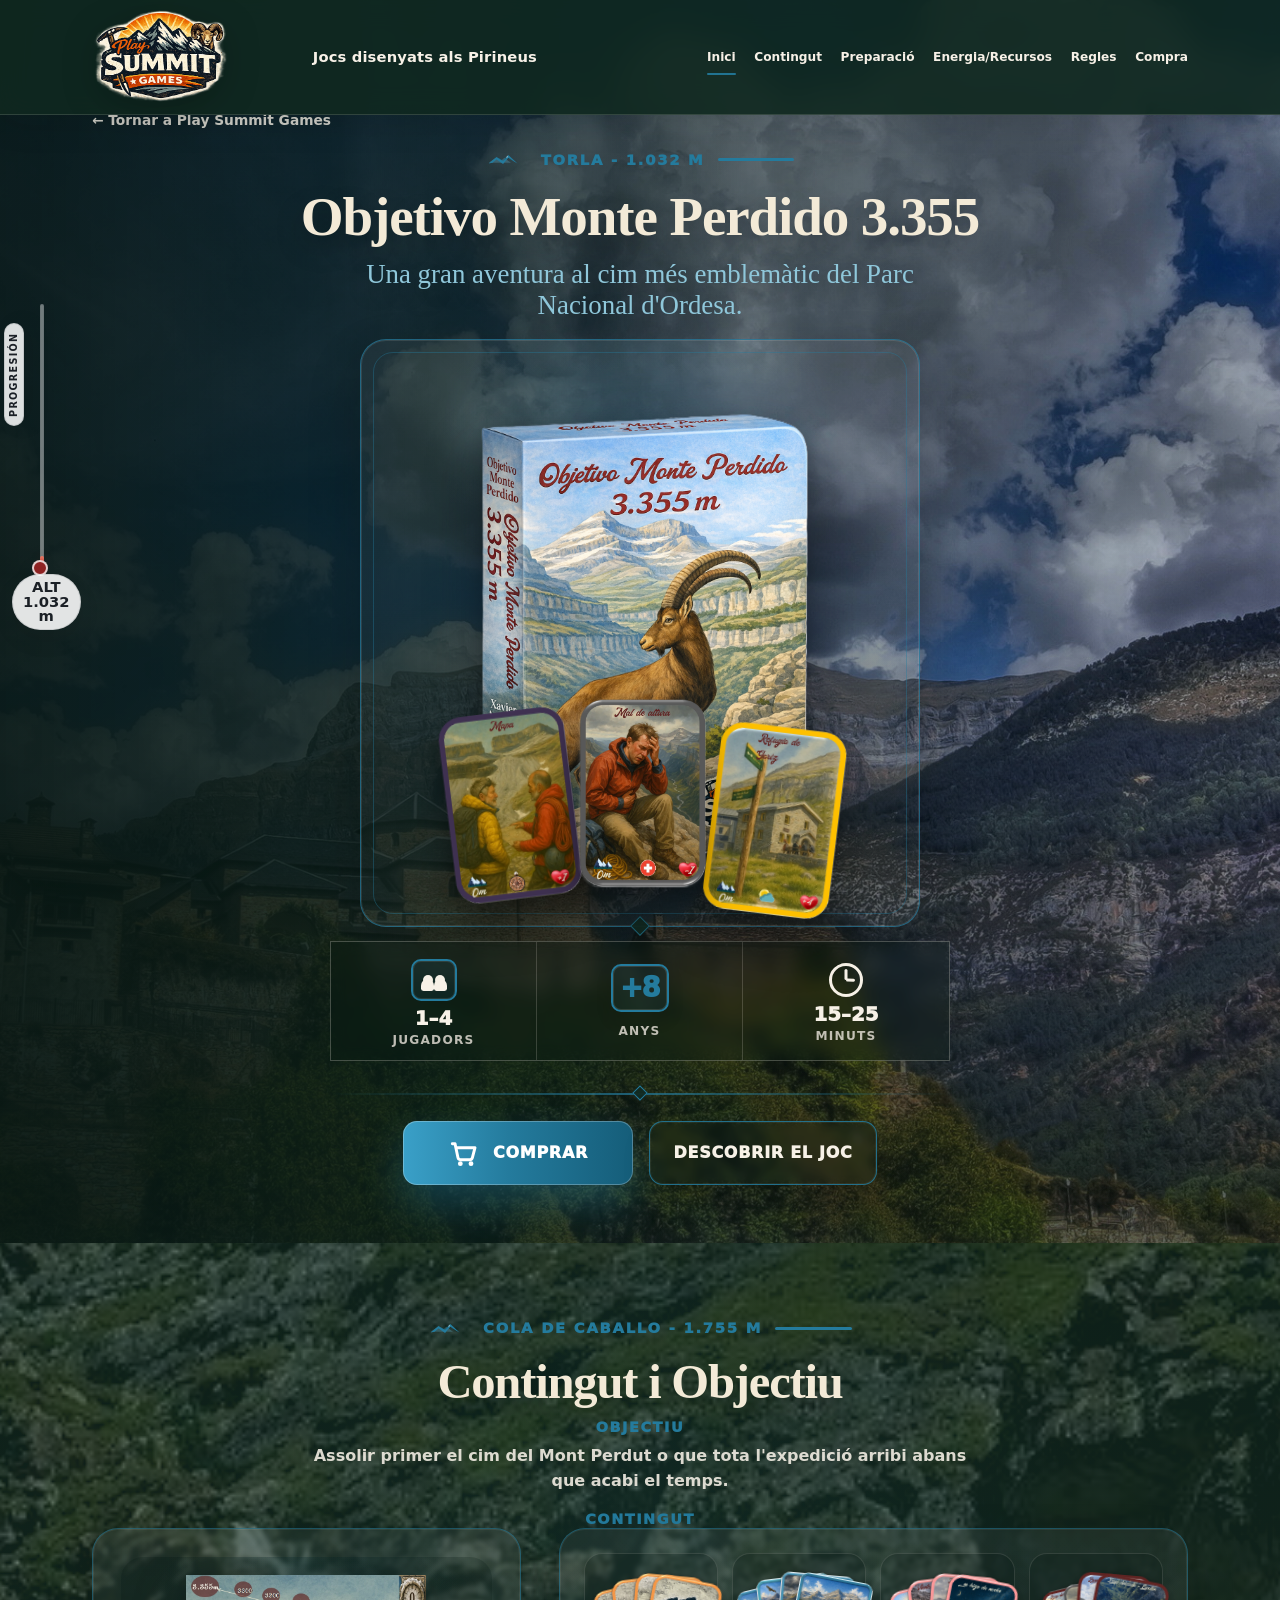
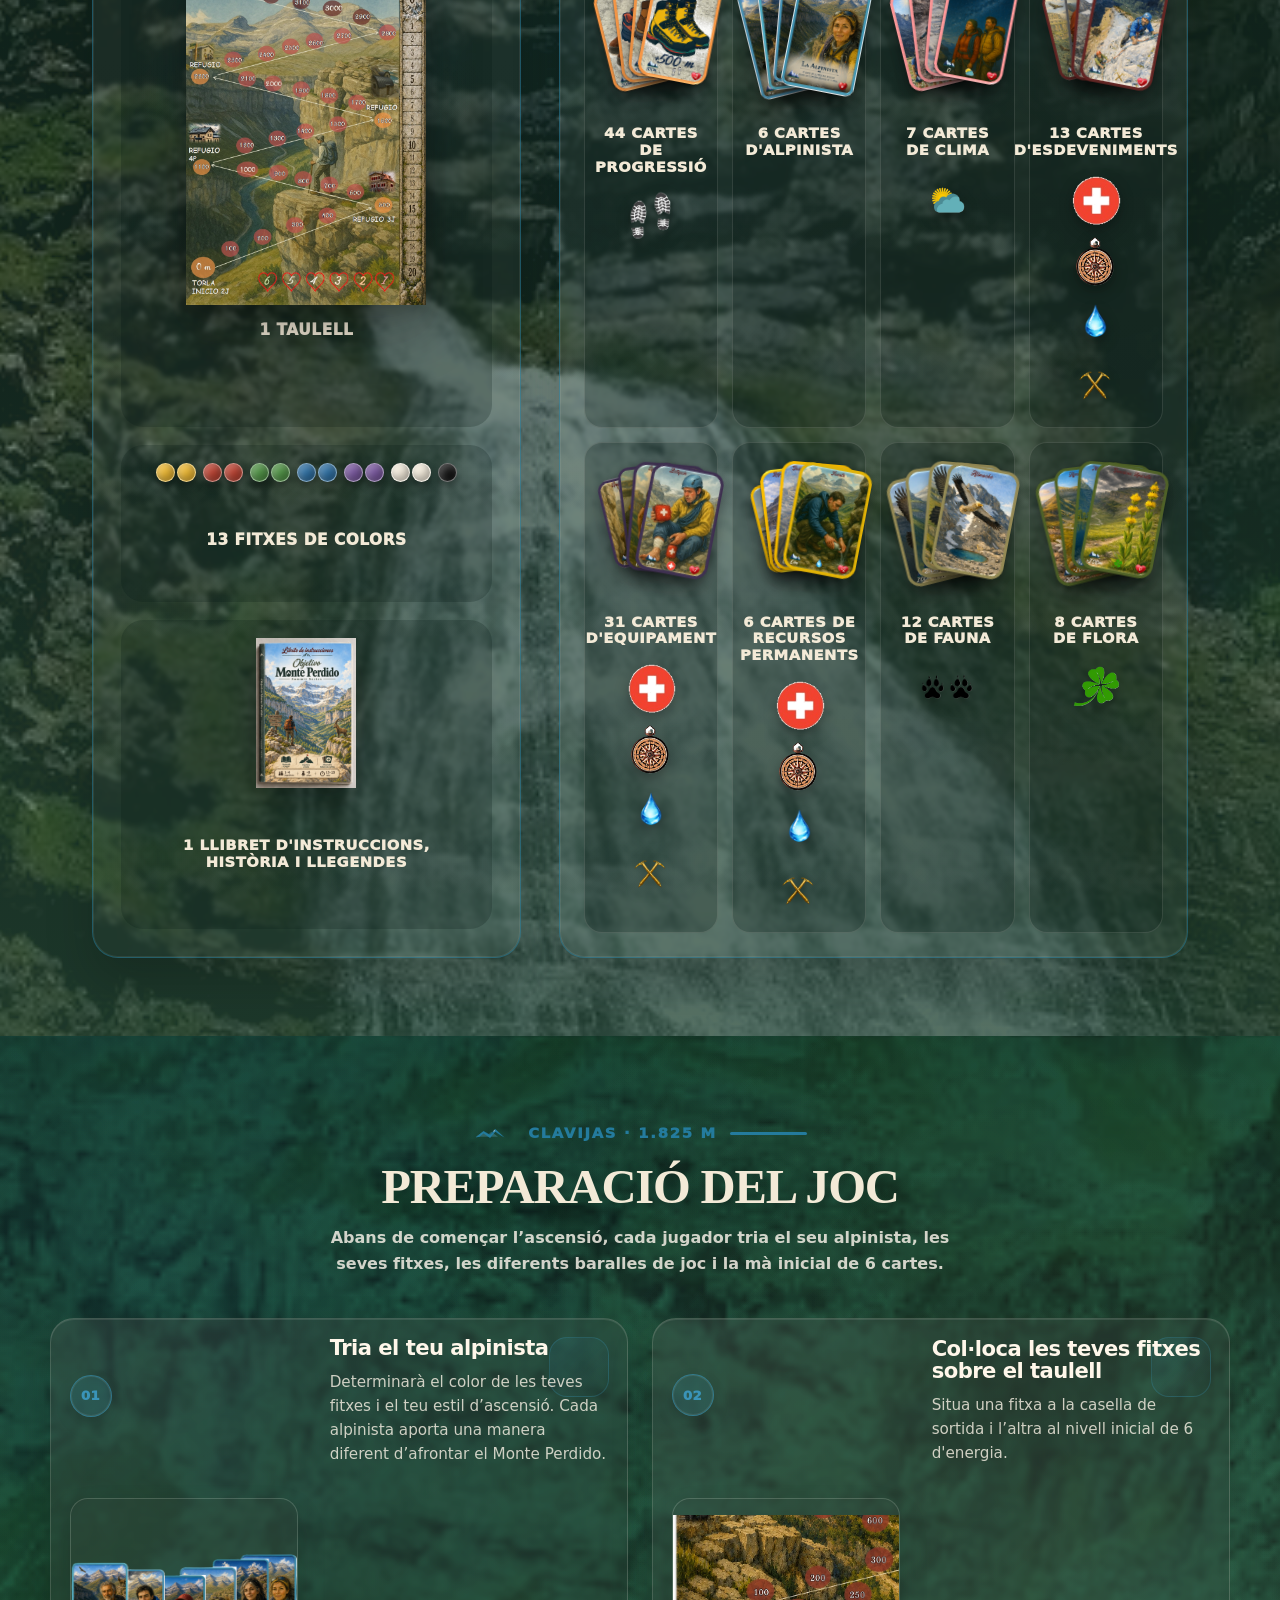
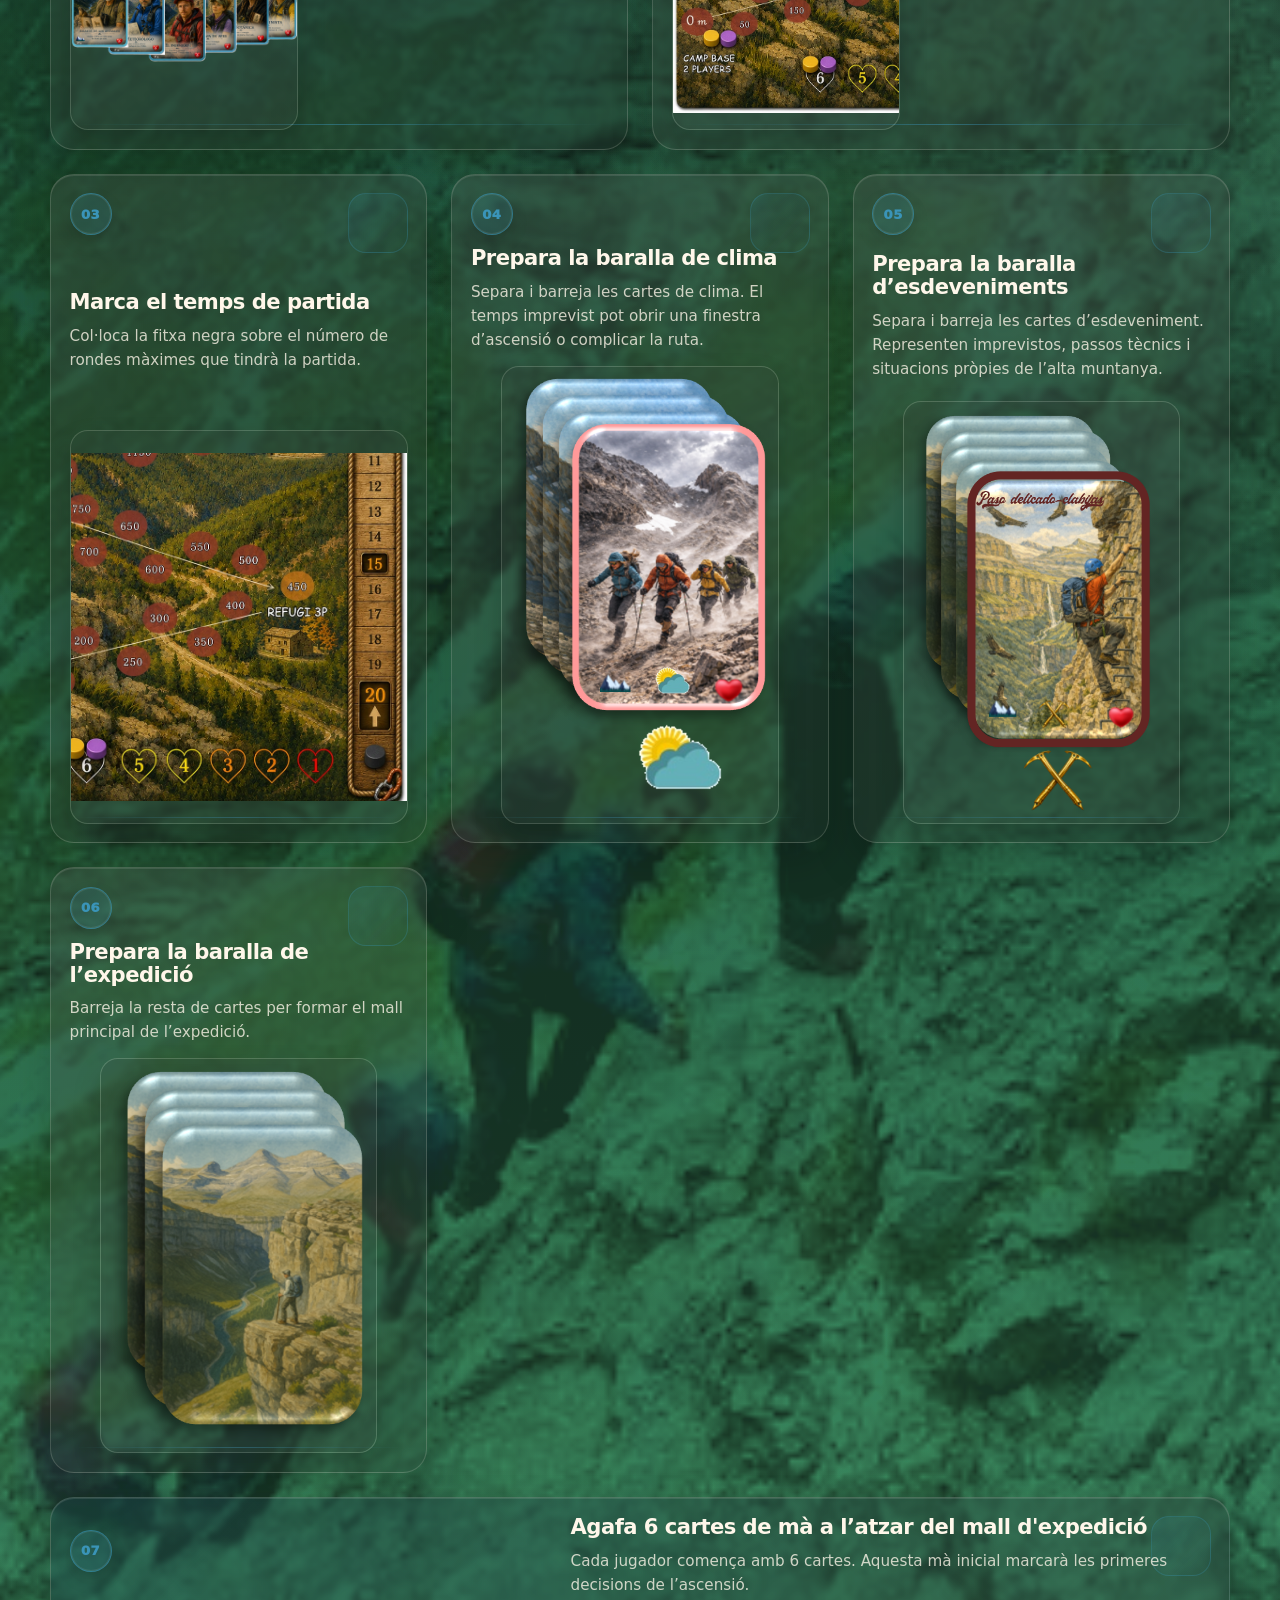
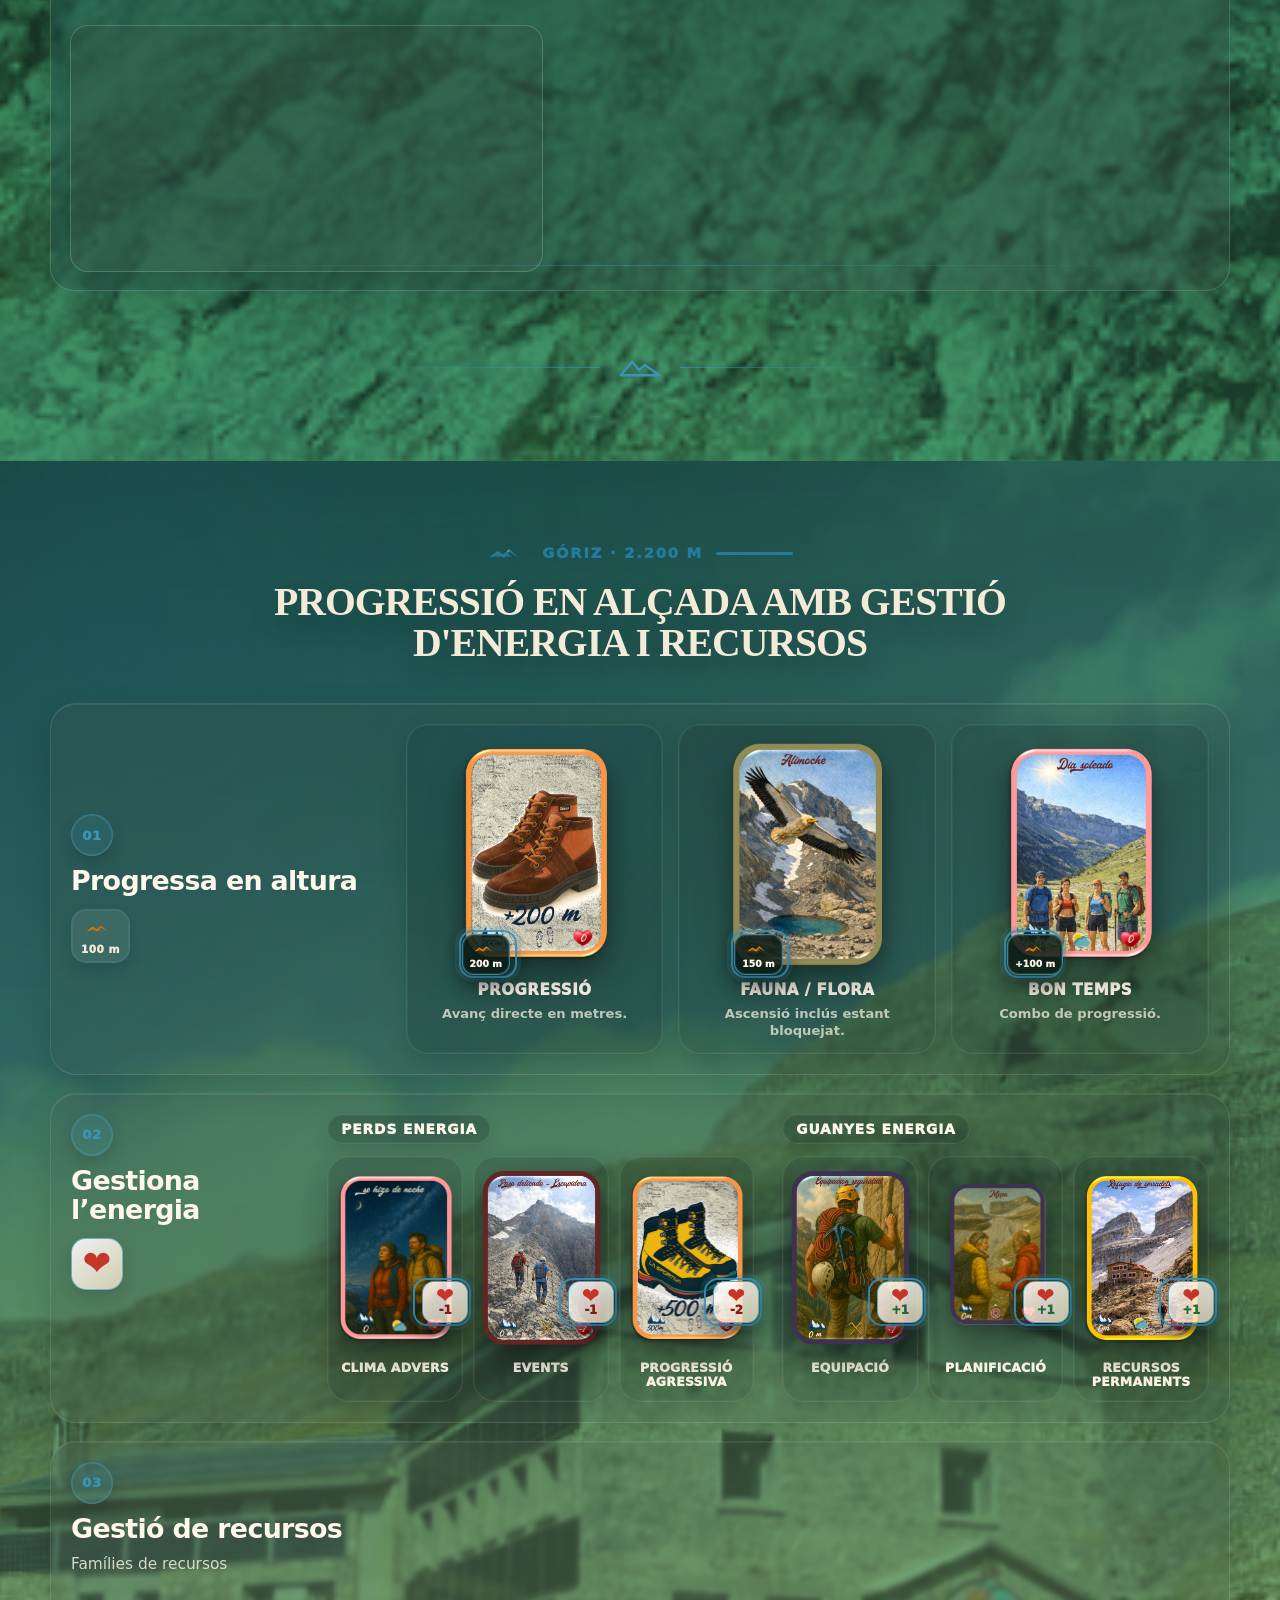
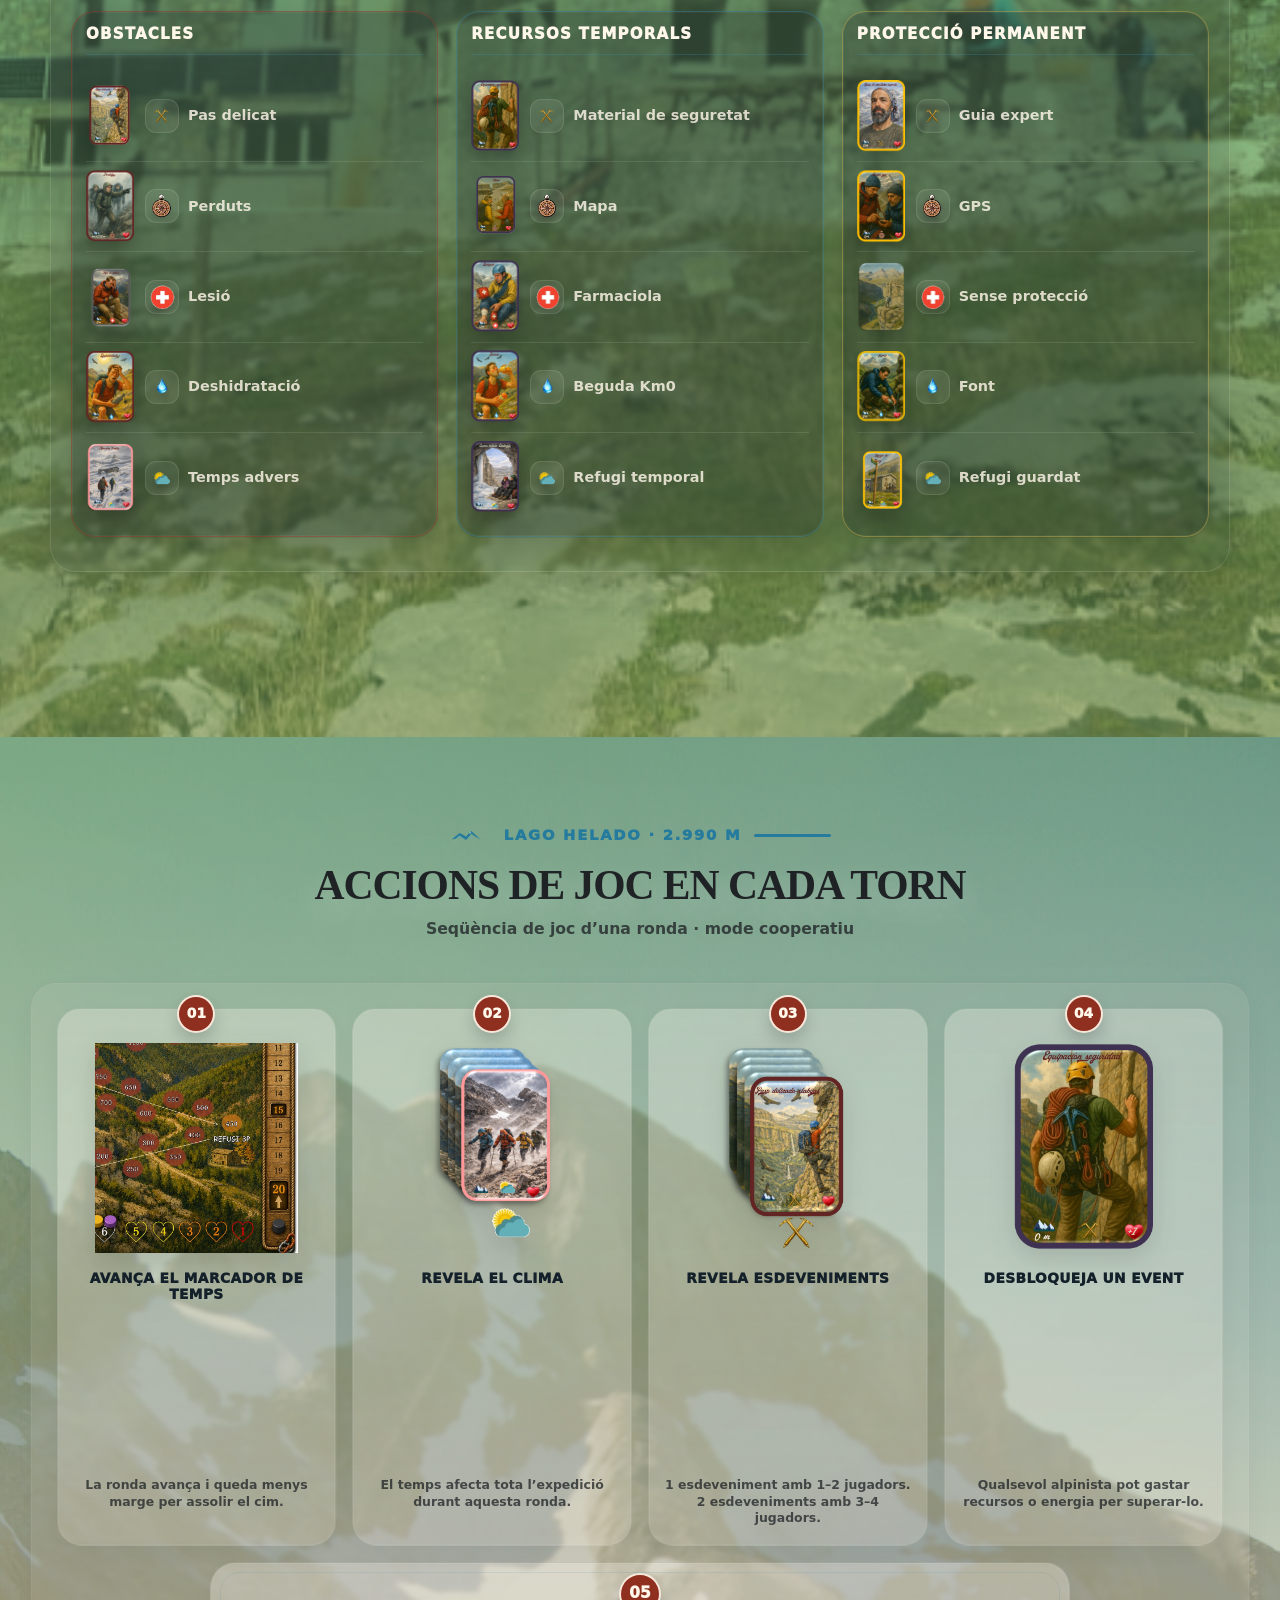
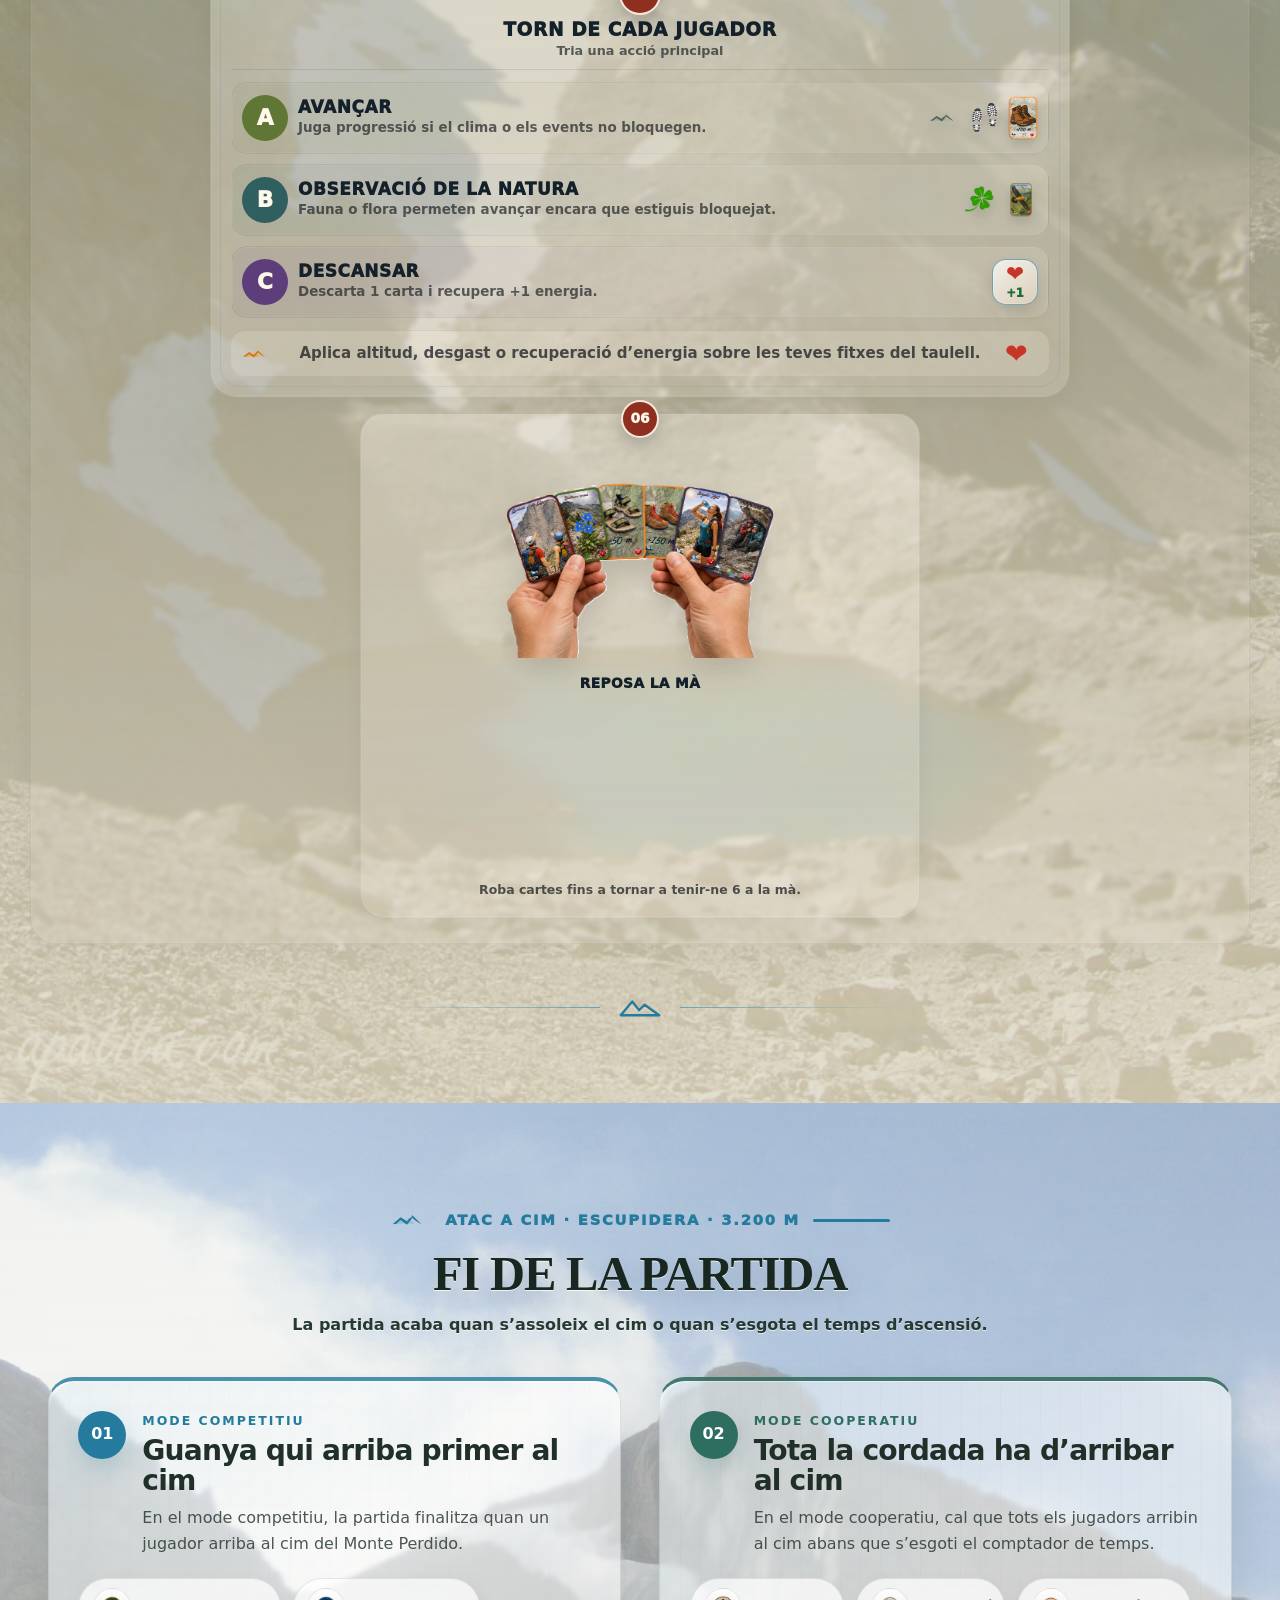
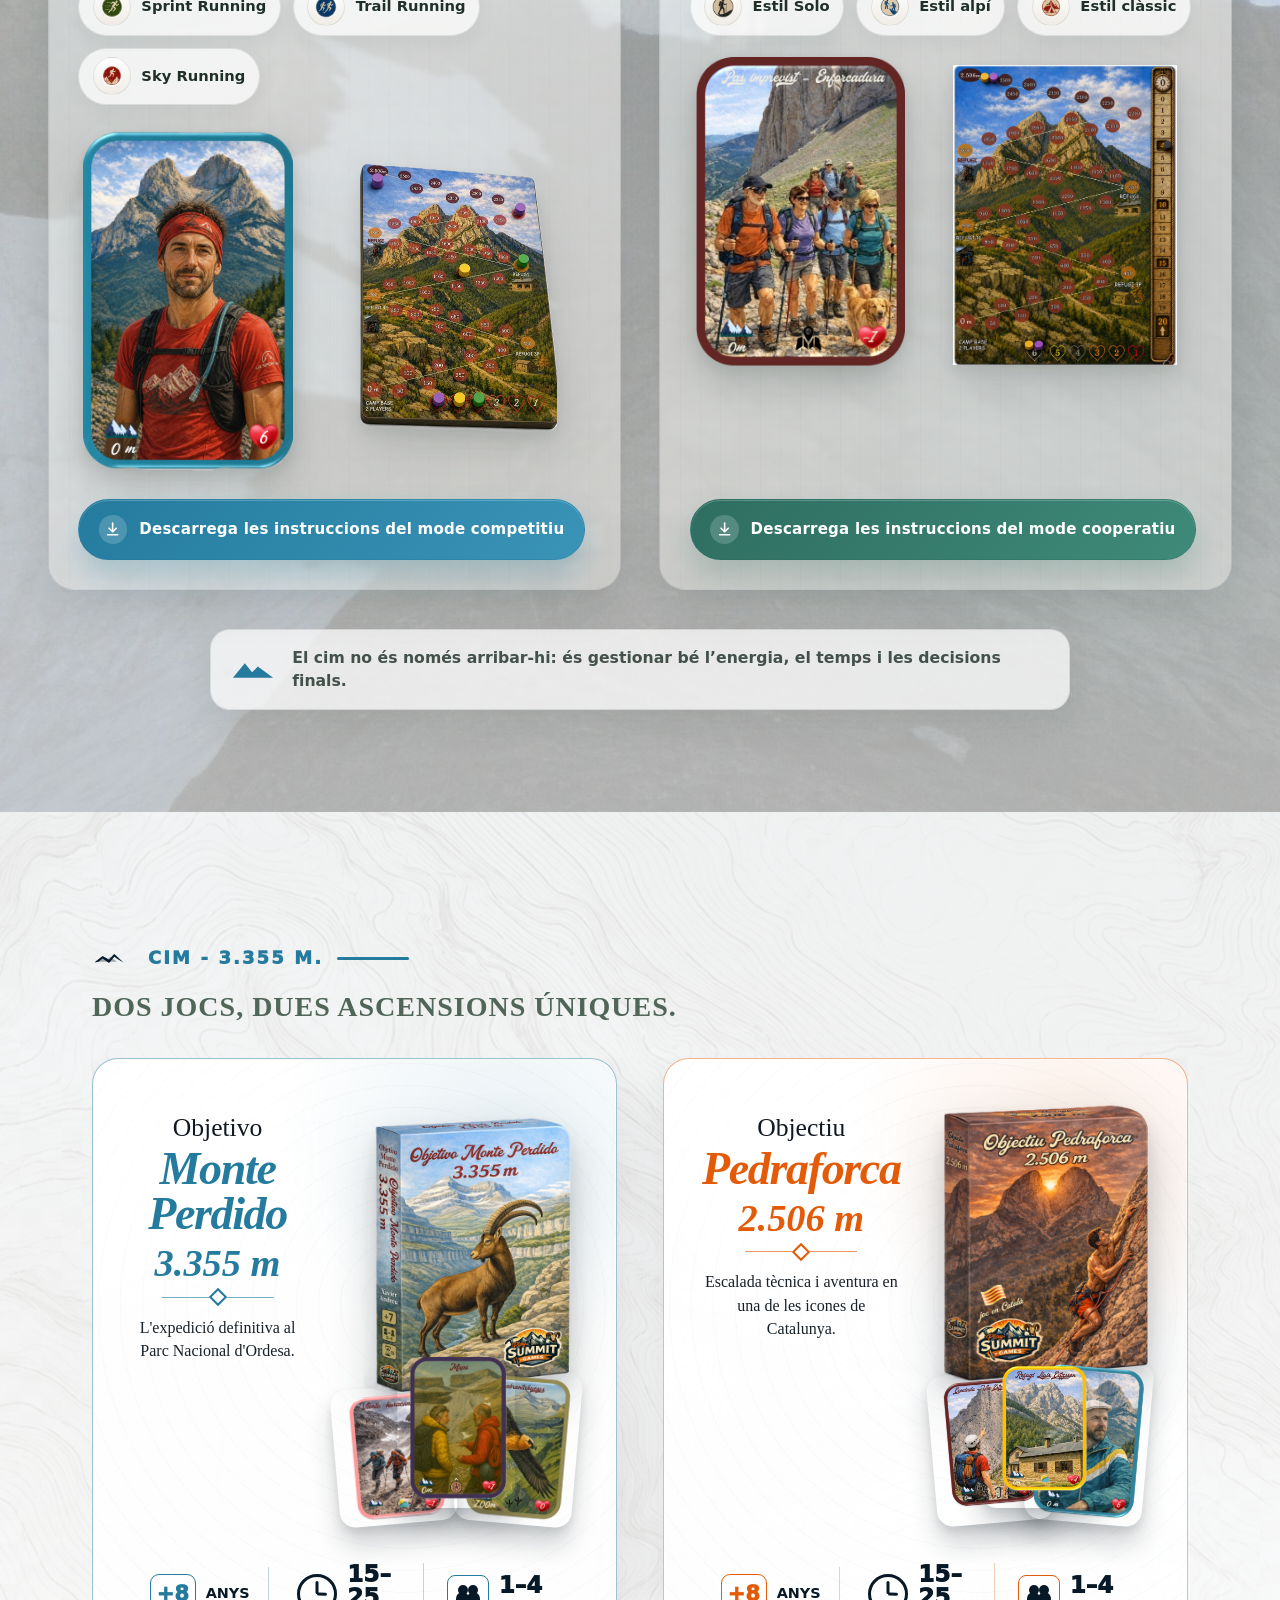
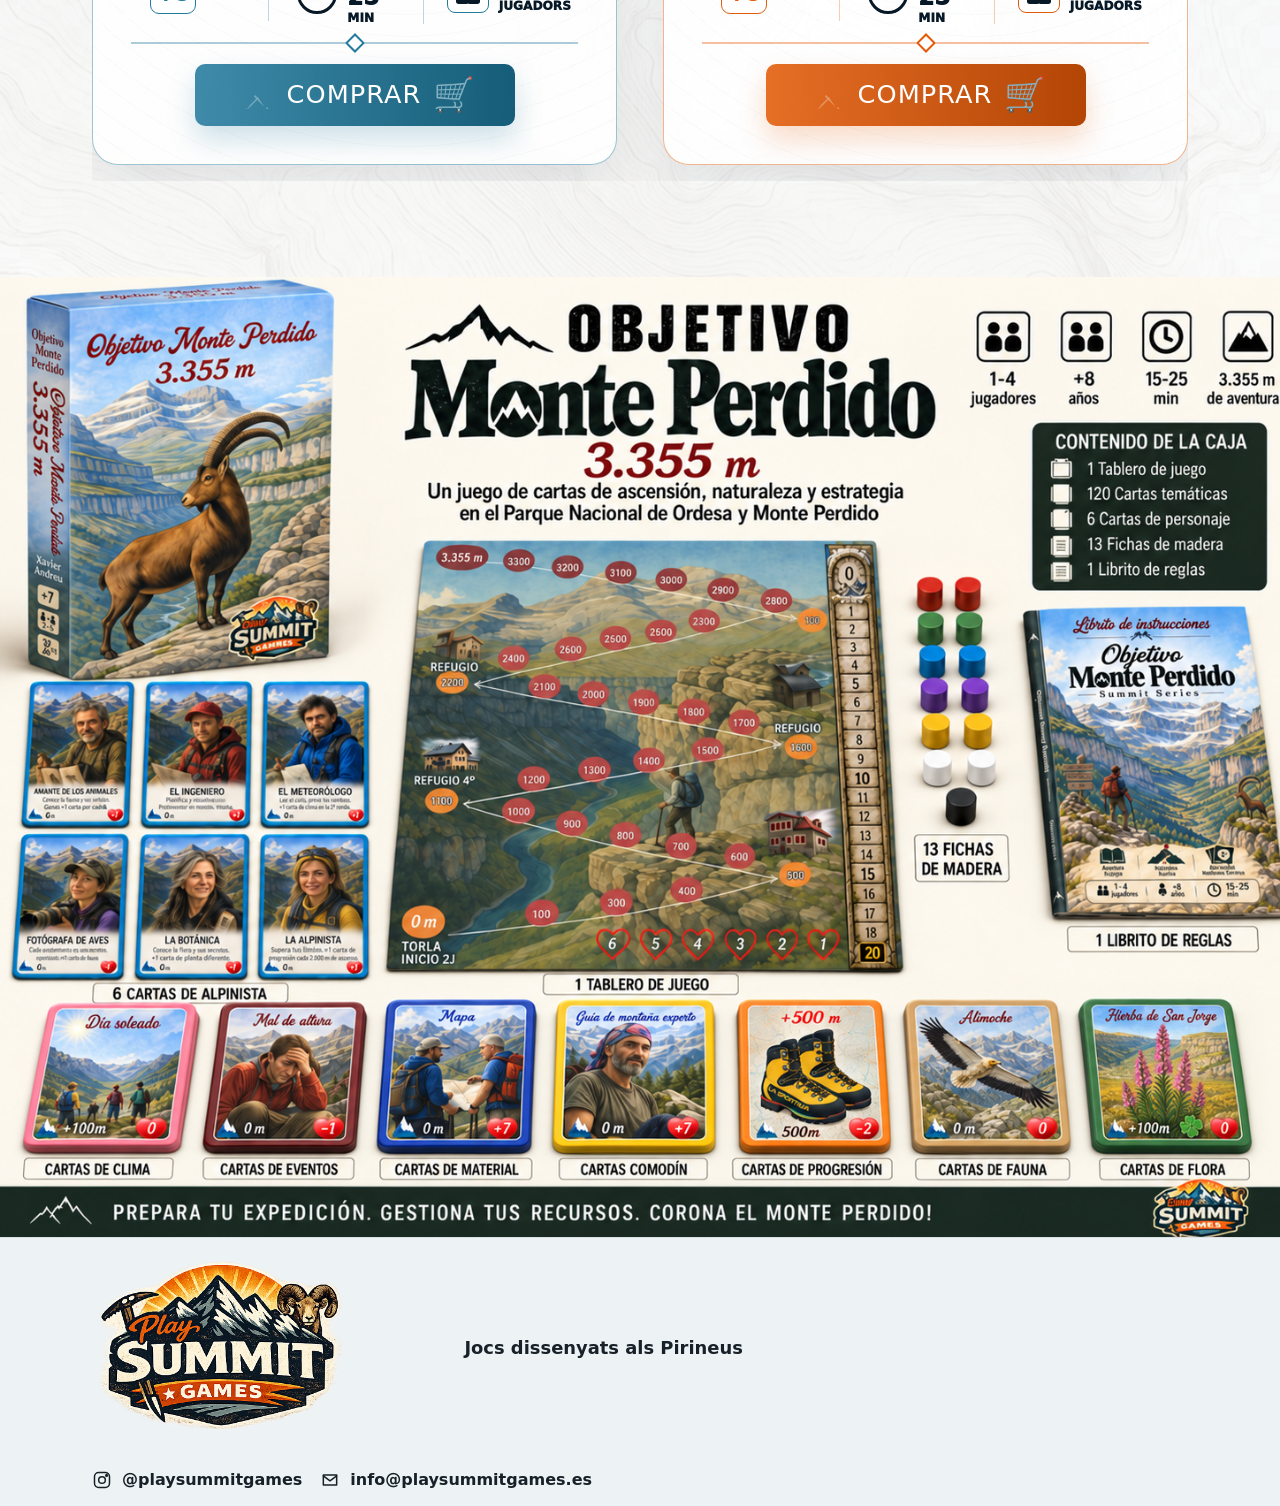
<file: objetivo-monte-perdido.html>
<!DOCTYPE html>
<html lang="es">
<head>
  <meta charset="UTF-8" />
  <meta name="viewport" content="width=device-width, initial-scale=1.0" />
  <title>Objetivo Monte Perdido 3.355 | Play Summit Games</title>
  <meta name="description" content="Landing page de Objetivo Monte Perdido 3.355, juego de cartas de Summit Series." />
  <link rel="stylesheet" href="styles.css" />
  <link rel="stylesheet" href="MPerdido.css" />
</head>
<body data-page="monte" data-current-section="s1">

<aside class="altitude-ruler altitude-ruler-monte">
  <div class="altitude-ruler-inner">
    <div class="ruler-title">PROGRESIÓN</div>
    <div class="ruler-track"></div>
    <div class="ruler-fill"></div>
    <div class="ruler-dot"></div>

    <div class="altitude-current">
      <div class="altitude-current-value">ALT 1.032 m</div>
    </div>

    <a href="#torla" class="altitude-stop active" data-target="torla" data-bearing="0">
  <span class="altitude-stop-meter">1.032 m</span>
</a>
<a href="#cola-caballo" class="altitude-stop" data-target="cola-caballo" data-bearing="40">
  <span class="altitude-stop-meter">1.755 m</span>
</a>
<a href="#clavijas" class="altitude-stop" data-target="clavijas" data-bearing="80">
  <span class="altitude-stop-meter">1.825 m</span>
</a>
<a href="#goriz" class="altitude-stop" data-target="goriz" data-bearing="125">
  <span class="altitude-stop-meter">2.200 m</span>
</a>
<a href="#lago-helado" class="altitude-stop" data-target="lago-helado" data-bearing="175">
  <span class="altitude-stop-meter">2.990 m</span>
</a>
<a href="#escupidera" class="altitude-stop" data-target="escupidera" data-bearing="225">
  <span class="altitude-stop-meter">3.200 m</span>
</a>
<a href="#cumbre" class="altitude-stop" data-target="cumbre" data-bearing="270">
  <span class="altitude-stop-meter">3.355 m</span>
</a>
  </div>
</aside>

<header class="site-header pedraforca-header">
  <div class="container header-inner clean-header">

    <a href="index.html" class="brand">
      <img src="assets/logo-play-summit-games.png" alt="Play Summit Games" class="brand-logo large" />
      <div class="brand-copy">
        <div class="brand-subtitle">Jocs disenyats als Pirineus</div>
      </div>
    </a>

   <nav class="main-nav clean-nav">
  <a href="#torla" data-i18n="nav.home">Inici</a>
  <a href="#cola-caballo" data-i18n="nav.content">Contingut</a>
  <a href="#clavijas" data-i18n="nav.preparation">Preparació</a>
  <a href="#goriz" data-i18n="nav.energyResources">Energia/Recursos</a>
  <a href="#lago-helado" data-i18n="nav.rules">Regles</a>
  <a href="#cumbre" data-i18n="nav.buy">Compra</a>
</nav>

  </div>
</header>

<main>

  <!-- SECCIÓ 1 INICIAL TORLA -->
  
<section id="torla" class="section pedra-s1" data-section>
  <div class="pedra-s1-bg" aria-hidden="true"></div>
  <div class="pedra-s1-overlay" aria-hidden="true"></div>

<div class="container pedra-s1-back-container">
  <div class="breadcrumb pedra-breadcrumb">
    <a href="index.html" data-i18n="hero.back">← Tornar a Play Summit Games</a>
  </div>
</div>

<div class="container pedra-s1-inner">
  <div class="pedra-s1-copy">

      <div class="pedra-kicker-row">
        <img src="assets/icon-monte.svg" alt="" class="pedra-kicker-icon" />
        <p class="pedra-kicker" data-i18n="hero.kicker">Torla - 1.032 m</p>
        <span class="pedra-kicker-line"></span>
      </div>

<h1 class="pedra-s1-title"data-i18n="hero.title">
  <span>Objectiu</span>
  <strong>Monte Perdido</strong>
  <em>3.355 m</em>
</h1>

      <p class="pedra-s1-lead" data-i18n="hero.lead">
        Una gran aventura en el cim més emblemàtic del Parc Nacional d'Ordesa.
      </p>

      <div class="pedra-product-stage">
        <img
          src="assets/Juego_mesa_Monte_Perdido.png"
          alt="Caixa del joc Objetivo Monte Perdido 3.355 m"
          class="pedra-product-box"
        />

        <div class="pedra-product-cards" aria-hidden="true">
          <img
            src="assets/s4-carta-mapa.webp"
            alt=""
            class="pedra-product-card pedra-card-left"
          />
          <img
            src="assets/s4-mal-altura.webp"
            alt=""
            class="pedra-product-card pedra-card-center"
          />
          <img
            src="assets/s4-refugio-goriz.webp"
            alt=""
            class="pedra-product-card pedra-card-right"
          />
        </div>
      </div>

      <div class="pedra-s1-facts" aria-label="Dades bàsiques del joc">
        <div class="pedra-fact">
          <span class="pedra-fact-icon pedra-fact-icon-players" aria-hidden="true">
            <span></span><span></span>
          </span>
          <strong>1–4</strong>
          <span data-i18n="hero.fact.players">jugadors</span>
        </div>

        <div class="pedra-fact">
          <span class="pedra-fact-icon pedra-fact-icon-age" aria-hidden="true">+8</span>
          <strong>+8</strong>
          <span data-i18n="hero.fact.age">anys</span>
        </div>

        <div class="pedra-fact">
          <span class="pedra-fact-icon pedra-fact-icon-clock" aria-hidden="true"></span>
          <strong>15–25</strong>
          <span data-i18n="hero.fact.time">minuts</span>
        </div>
</div>

<div class="pedra-s1-divider" aria-hidden="true">
  <span></span>
</div>

<div class="button-row pedra-s1-actions">
  <a href="#cumbre" class="button pedra-button-buy">
    <span class="pedra-cart-icon" aria-hidden="true">
      <svg viewBox="0 0 24 24" fill="none">
        <path d="M4 5h2l2.2 10.4a2 2 0 0 0 2 1.6h6.9a2 2 0 0 0 1.9-1.4L21 8H7" stroke="currentColor" stroke-width="2.2" stroke-linecap="round" stroke-linejoin="round"/>
        <circle cx="10" cy="20" r="1.8" fill="currentColor"/>
        <circle cx="18" cy="20" r="1.8" fill="currentColor"/>
      </svg>
    </span>
   <span>COMPRAR</span>
  </a>

  <a href="#cola-caballo" class="button pedra-button-discover" data-i18n="hero.cta1">
    Descobrir el joc
  </a>
</div>
    </div>
  </div>
</section>

 <!-- SECCIÓ 2 COLA DE CABALLO -->
  
 <section id="cola-caballo" class="section pedra-s2" data-section>
  <div class="pedra-s2-bg" aria-hidden="true"></div>
  <div class="pedra-s2-overlay" aria-hidden="true"></div>

  <div class="container pedra-s2-inner">
    <div class="pedra-kicker-row">
      <img src="assets/icon-monte.svg" alt="" class="pedra-kicker-icon" />
      <p class="pedra-kicker" data-i18n="s2.kicker">Cola de Caballo - 1.755 m</p>
      <span class="pedra-kicker-line"></span>
    </div>

<div class="pedra-s2-heading">
  <h2 data-i18n="s2.title">Contingut i Objectiu</h2>

  <div class="pedra-s2-summary">
    <div class="pedra-s2-summary-block">
      <h3 class="pedra-s2-subtitle" data-i18n="s2.objective.label">Objectiu</h3>
      <p data-i18n="s2.objective.text">
        Assolir primer el cim del Mont Perdut o tota l'expedició abans que acabi el temps.
      </p>
    </div>

    <div class="pedra-s2-summary-block">
      <h3 class="pedra-s2-subtitle" data-i18n="s2.contents.label">Contingut</h3>
    </div>
  </div>
</div>

    <div class="pedra-s2-layout">
      <article class="pedra-s2-components" aria-label="Components principals del joc">
        <div class="pedra-s2-board-card">
          <div class="pedra-s2-board-visual">
          <img
            src="assets/tablero-juego-monte-perdido.webp"
            alt="Tauler d'ascensió del joc Objetivo Monte Perdido"
            class="pedra-s2-board"
          />
                       
</div>
    <h3 class="pedra-s2-component-title" data-i18n="s2.board.title">1 Taulell</h3>
  </div>

        <div class="pedra-s2-tokens-card">
          <div class="pedra-s2-token-zone" aria-label="Fitxes de fusta del joc">
            <div class="pedra-token-pair token-yellow"><span></span><span></span></div>
            <div class="pedra-token-pair token-red"><span></span><span></span></div>
            <div class="pedra-token-pair token-green"><span></span><span></span></div>
            <div class="pedra-token-pair token-blue"><span></span><span></span></div>
            <div class="pedra-token-pair token-purple"><span></span><span></span></div>
            <div class="pedra-token-pair token-white"><span></span><span></span></div>
            <div class="pedra-token-single token-black"><span></span></div>
          </div>
            
    
    <h3 class="pedra-s2-component-title" data-i18n="s2.fichas.title">
      13 Fitxes de colors</h3>
     </div>
   
        <div class="pedra-s2-book-card">
          <img
            src="assets/librito-juego-cartas-monte-perdido.webp"
            alt="Llibret d'instruccions, històries i llegendes del Monte Perdido"
            class="pedra-s2-book"
          />
              <h3 class="pedra-s2-component-title" data-i18n="s2.book.title">
      1 Llibret d'instruccions, història i llegendes</h3>
      </div>
      </article>
          

<article class="pedra-s2-decks" aria-label="Mazos i tipus de cartes">
  <div class="pedra-s2-deck-card deck-progress">
    <div class="pedra-deck-stack stack-four">
      <img src="assets/monte-perdido-card-progresion-4.webp" alt="" aria-hidden="true" />
      <img src="assets/monte-perdido-card-progresion-5.webp" alt="" aria-hidden="true" />
      <img src="assets/monte-perdido-card-progresion-6.webp" alt="" aria-hidden="true" />
      <img src="assets/monte-perdido-card-progresion-7.webp" alt="Cartes de progressió" />
    </div>

    <div class="pedra-s2-card-text">
      <div class="pedra-card-title-row">
        <h3 data-i18n="s2.deck.progress.title">44 Cartes de Progressió</h3>
        <img src="assets/Pisadas.PNG" alt="" class="pedra-type-icon" />
      </div>
    </div>
  </div>

  <div class="pedra-s2-deck-card deck-alpinist">
    <div class="pedra-deck-stack stack-four">
      <img src="assets/monte-perdido-card-fotografa.webp" alt="" aria-hidden="true" />
      <img src="assets/monte-perdido-card-naturologo.webp" alt="" aria-hidden="true" />
      <img src="assets/monte-perdido-card-metereologo.webp" alt="" aria-hidden="true" />
      <img src="assets/monte-perdido-card-alpinista.webp" alt="Cartes d'alpinista" />
    </div>

    <div class="pedra-s2-card-text">
      <div class="pedra-card-title-row">
        <h3 data-i18n="s2.deck.alpinist.title">6 Cartes d'Alpinista</h3>
      </div>
    </div>
  </div>

  <div class="pedra-s2-deck-card deck-weather">
    <div class="pedra-deck-stack stack-four">
      <img src="assets/monte-perdido-card-clima-2.webp" alt="" aria-hidden="true" />
      <img src="assets/monte-perdido-card-clima-4.webp" alt="" aria-hidden="true" />
      <img src="assets/monte-perdido-card-clima-5.webp" alt="" aria-hidden="true" />
      <img src="assets/monte-perdido-card-clima-6.webp" alt="Cartes de clima" />
    </div>

    <div class="pedra-s2-card-text">
      <div class="pedra-card-title-row">
        <h3 data-i18n="s2.deck.weather.title">7 Cartes de Clima</h3>
        <img src="assets/meteo.png" alt="" class="pedra-type-icon" />
      </div>
    </div>
  </div>

  <div class="pedra-s2-deck-card deck-event">
    <div class="pedra-deck-stack stack-four">
      <img src="assets/s4-carta-clavijas.webp" alt="" aria-hidden="true" />
      <img src="assets/s4-mal-altura.webp" alt="" aria-hidden="true" />
      <img src="assets/monte-perdido-card-evento-2.webp" alt="" aria-hidden="true" />
      <img src="assets/monte-perdido-card-evento-3.webp" alt="Cartes d'esdeveniment" />
    </div>

    <div class="pedra-s2-card-text">
      <div class="pedra-card-title-row">
        <h3 data-i18n="s2.deck.event.title">13 Cartes d'esdeveniments</h3>
        <span class="pedra-type-icons">
          <img src="assets/carta-juego-monte-perdido-botiquin.png" alt="" class="pedra-type-icon" />
          <img src="assets/Logo_brujula.PNG" alt="" class="pedra-type-icon" />
          <img src="assets/aigua.png" alt="" class="pedra-type-icon" />
          <img src="assets/Material-piolets.png" alt="" class="pedra-type-icon" />
        </span>
      </div>
    </div>
  </div>

  <div class="pedra-s2-deck-card deck-resource">
    <div class="pedra-deck-stack stack-four">
      <img src="assets/s4-carta-botas-500.webp" alt="" aria-hidden="true" />
      <img src="assets/s4-carta-mapa.webp" alt="" aria-hidden="true" />
      <img src="assets/monte-perdido-card-recurso-1.webp" alt="" aria-hidden="true" />
      <img src="assets/monte-perdido-card-recurso-botiquin.webp" alt="Cartes d'equipament" />
    </div>

    <div class="pedra-s2-card-text">
      <div class="pedra-card-title-row">
        <h3 data-i18n="s2.deck.resource.title">31 Cartes d'equipament</h3>
        <span class="pedra-type-icons">
          <img src="assets/carta-juego-monte-perdido-botiquin.png" alt="" class="pedra-type-icon" />
          <img src="assets/Logo_brujula.PNG" alt="" class="pedra-type-icon" />
          <img src="assets/aigua.png" alt="" class="pedra-type-icon" />
          <img src="assets/Material-piolets.png" alt="" class="pedra-type-icon" />
        </span>
      </div>
    </div>
  </div>

  <div class="pedra-s2-deck-card deck-permanent">
    <div class="pedra-deck-stack stack-four">
      <img src="assets/s4-refugio-goriz.webp" alt="" aria-hidden="true" />
      <img src="assets/monte-perdido-card-serradets.webp" alt="" aria-hidden="true" />
      <img src="assets/monte-perdido-card-comodin-2.webp" alt="" aria-hidden="true" />
      <img src="assets/monte-perdido-card-comodin-fuente.webp" alt="Cartes de recursos permanents" />
    </div>

    <div class="pedra-s2-card-text">
      <div class="pedra-card-title-row">
        <h3 data-i18n="s2.deck.permanent.title">6 Cartes de recursos permanents</h3>
        <span class="pedra-type-icons">
          <img src="assets/carta-juego-monte-perdido-botiquin.png" alt="" class="pedra-type-icon" />
          <img src="assets/Logo_brujula.PNG" alt="" class="pedra-type-icon" />
          <img src="assets/aigua.png" alt="" class="pedra-type-icon" />
          <img src="assets/Material-piolets.png" alt="" class="pedra-type-icon" />
        </span>
      </div>
    </div>
  </div>

  <div class="pedra-s2-deck-card deck-fauna">
    <div class="pedra-deck-stack stack-four">
      <img src="assets/monte-perdido-card-fauna-1.webp" alt="" aria-hidden="true" />
      <img src="assets/monte-perdido-card-fauna-2.webp" alt="" aria-hidden="true" />
      <img src="assets/monte-perdido-card-fauna-5.webp" alt="" aria-hidden="true" />
      <img src="assets/monte-perdido-card-fauna-9.webp" alt="Cartes de fauna" />
    </div>

    <div class="pedra-s2-card-text">
      <div class="pedra-card-title-row">
        <h3 data-i18n="s2.deck.fauna.title">12 Cartes de fauna</h3>
        <img src="assets/Huellas-lobo.PNG" alt="" class="pedra-type-icon" />
      </div>
    </div>
  </div>

  <div class="pedra-s2-deck-card deck-flora">
    <div class="pedra-deck-stack stack-four">
      <img src="assets/monte-perdido-card-flora-3.webp" alt="" aria-hidden="true" />
      <img src="assets/monte-perdido-card-flora-5.webp" alt="" aria-hidden="true" />
      <img src="assets/monte-perdido-card-flora-8.webp" alt="" aria-hidden="true" />
      <img src="assets/monte-perdido-card-flora-9.webp" alt="Cartes de flora" />
    </div>

    <div class="pedra-s2-card-text">
      <div class="pedra-card-title-row">
        <h3 data-i18n="s2.deck.flora.title">8 Cartes de flora</h3>
        <img src="assets/Trebol.PNG" alt="" class="pedra-type-icon" />
      </div>
    </div>
  </div>
</article>
    
    </div>
  </div>
</section>

 <!-- =========================================================
  SECCIÓ 3 · CLAVIJAS · PREPARACIÓ DEL JOC
========================================================= -->
<section id="clavijas" class="pedra-section pedra-section-s3 section-preparacio" data-section>
  <div class="section-texture s3-texture" aria-hidden="true"></div>

  <div class="pedra-section-inner">

 <header class="s3-heading">
  <div class="pedra-kicker-row s3-kicker-row">
    <img src="assets/icon-monte.svg" alt="" class="pedra-kicker-icon" />
    <p class="pedra-kicker" data-i18n="s3.preTitle">Clavijas · 1.825 m</p>
    <span class="pedra-kicker-line"></span>
  </div>

  <div class="pedra-s2-heading s3-title-block">
    <h2 data-i18n="s3.title">PREPARACIÓ DEL JOC</h2>

    <p data-i18n="s3.lead">
      Abans de començar l’ascensió, cada jugador prepara el seu alpinista,
      les seves fitxes, els diferents malls de joc i la mà inicial de cartes.
    </p>
  </div>
</header>

    <div class="s3-prep-layout">

      <!-- Punt 1 -->
      <article class="s3-prep-card s3-prep-card-featured">
        <div class="s3-step-number">01</div>

        <div class="s3-card-copy">
          <h3 data-i18n="s3.step1.title">Tria el teu alpinista</h3>
          <p data-i18n="s3.step1.text">
            Determinarà el color de les teves fitxes i el teu estil d’ascensió.
            Cada alpinista aporta una manera diferent d’afrontar la progressió al cim.
          </p>
        </div>

        <figure class="s3-card-media">
          <img
            src="assets/monte-perdido-card-6-alpinistas.png"
            alt="Sis cartes blaves d’alpinista d’Objetivo Monte Perdido"
            loading="lazy"
          >
        </figure>
      </article>

      <!-- Punt 2 -->
      <article class="s3-prep-card s3-prep-card-featured">
        <div class="s3-step-number">02</div>

        <div class="s3-card-copy">
          <h3 data-i18n="s3.step2.title">Col·loca les teves fitxes sobre el taulell</h3>
          <p data-i18n="s3.step2.text">
            Situa una fitxa a la casella de sortida i l’altra a al nivell 6 inicial d’energia.
          </p>
        </div>

        <figure class="s3-card-media">
          <img
            src="assets/s3-detall-taulell-inici-energia.webp"
            alt="Detall del taulell amb les fitxes a la sortida i al nivell 6 d’energia"
            loading="lazy"
          >
        </figure>
      </article>

      <!-- Punt 3 -->
      <article class="s3-prep-card">
        <div class="s3-step-number">03</div>

        <div class="s3-card-copy">
          <h3 data-i18n="s3.step3.title">Marca el temps de partida</h3>
          <p data-i18n="s3.step3.text">
            Col·loca la fitxa negra sobre el número de rondes màximes que
            tindrà la partida.
          </p>
        </div>

        <figure class="s3-card-media">
          <img
            src="assets/s3-fitxa-temps-rondes.webp"
            alt="Fitxa negra situada sobre el marcador de rondes del taulell"
            loading="lazy"
          >
        </figure>
      </article>

      <!-- Punt 4 -->
      <article class="s3-prep-card">
        <div class="s3-step-number">04</div>

        <div class="s3-card-copy">
          <h3 data-i18n="s3.step4.title">Prepara la baralla de clima</h3>
          <p data-i18n="s3.step4.text">
            Separa i barreja les cartes de clima. El temps imprevist 
            pot obrir una finestra d’ascensió o complicar la ruta.
          </p>
        </div>

        <figure class="s3-card-media">
          <img
            src="assets/mazo-clima-monte-perdido.png"
            alt="Mazo de cartes de clima amb una carta superior boca amunt"
            loading="lazy"
          >
        </figure>
      </article>

      <!-- Punt 5 -->
      <article class="s3-prep-card">
        <div class="s3-step-number">05</div>

        <div class="s3-card-copy">
          <h3 data-i18n="s3.step5.title">Prepara la baralla d’esdeveniments</h3>
          <p data-i18n="s3.step5.text">
            Separa i barreja les cartes d’esdeveniment. Representen imprevistos,
            passos tècnics i situacions pròpies de l’alta muntanya.
          </p>
        </div>

        <figure class="s3-card-media">
          <img
            src="assets/mazo-eventos-monte-perdido.png"
            alt="Mazo de cartes d’esdeveniments amb una carta superior boca amunt"
            loading="lazy"
          >
        </figure>
      </article>

      <!-- Punt 6 -->
      <article class="s3-prep-card">
        <div class="s3-step-number">06</div>

        <div class="s3-card-copy">
          <h3 data-i18n="s3.step6.title">Prepara el mall de l’expedició</h3>
          <p data-i18n="s3.step6.text">
            Barreja la resta de cartes per formar el mall principal de
            l’expedició.
          </p>
        </div>

        <figure class="s3-card-media">
          <img
            src="assets/mazo-juego-monte-perdido.png"
            alt="Mazo principal de l’expedició amb les cartes boca avall"
            loading="lazy"
          >
        </figure>
      </article>

      <!-- Punt 7 -->
      <article class="s3-prep-card s3-prep-card-final">
        <div class="s3-step-number">07</div>

        <div class="s3-card-copy">
          <h3 data-i18n="s3.step7.title">Agafa 6 cartes de mà a l’atzar</h3>
          <p data-i18n="s3.step7.text">
            Cada jugador comença amb 6 cartes de mà del mall d'expedició. 
            Aquesta mà inicial marcarà les primeres decisions de l’ascensió.
          </p>
        </div>

        <figure class="s3-card-media">
          <img
            src="assets/s3-ma-6-cartes.png"
            alt="Mà inicial de sis cartes d’Objetivo Monte Perdido"
            loading="lazy"
          >
        </figure>
      </article>

    </div>

    <div class="s3-prep-footer">
      <span class="s3-footer-line"></span>
      <span class="s3-footer-icon" aria-hidden="true">
        <svg viewBox="0 0 96 48">
          <path d="M6 42 L31 12 L46 31 L58 19 L90 42 Z"></path>
        </svg>
      </span>
      <span class="s3-footer-line"></span>
    </div>

  </div>
</section>
  
<!-- =========================================================
  SECCIÓ 4 · REFUGI DE GORIZ · PROGRESIÓN, ENERGIA I RECURSOS
========================================================= -->
<section id="goriz" class="pedra-section pedra-section-s4 section-progressio" data-section>
  <div class="section-texture s4-texture" aria-hidden="true"></div>

  <div class="pedra-section-inner">

    <header class="s4-heading">
      <div class="pedra-kicker-row s4-kicker-row">
        <img src="assets/icon-monte.svg" alt="" class="pedra-kicker-icon" />
        <p class="pedra-kicker" data-i18n="s4.preTitle">Góriz · 2.200 m</p>
        <span class="pedra-kicker-line"></span>
      </div>

      <div class="pedra-s2-heading s4-title-block">
        <h2 data-i18n="s4.title">PROGRESIÓN EN ALÇADA AMB GESTIÓ D'ENERGIA I RECURSOS</h2>
      </div>
    </header>

    <!-- BLOQUE 1 · PROGRESIÓN EN ALÇADA -->
<article class="s4-main-block s4-block-progress">
  <div class="s4-block-copy s4-title-with-icon">
    <span class="s4-step-pill">01</span>

    <div class="s4-title-line">
      <h3 data-i18n="s4.progress.title">Progressa en altura</h3>

      <span class="s4-card-stat-icon s4-altitude-stat" aria-label="Icona de progressió 100 metres">
        <img src="assets/icon-montana.svg" alt="">
        <small>100 m</small>
      </span>
    </div>
  </div>

  <div class="s4-card-row s4-card-row-compact" aria-label="Cartes que permeten progressar en alçada">
    <figure class="s4-play-card s4-card-orange s4-highlight-altitude">
      <span class="s4-card-corner-marker s4-marker-left">
        <img src="assets/icon-montana.svg" alt="">
        <small>200 m</small>
      </span>

      <img src="assets/monte-perdido-card-progresion-4.webp" alt="Carta de progressió" loading="lazy">

      <figcaption>
        <strong data-i18n="s4.progress.card1.title">Progressió</strong>
        <span data-i18n="s4.progress.card1.text">Avanç directe en metres.</span>
      </figcaption>
    </figure>

    <figure class="s4-play-card s4-highlight-altitude">
      <span class="s4-card-corner-marker s4-marker-left">
        <img src="assets/icon-montana.svg" alt="">
        <small>150 m</small>
      </span>

      <img src="assets/monte-perdido-card-fauna-9.webp" alt="Carta de fauna" loading="lazy">

      <figcaption>
        <strong data-i18n="s4.progress.card2.title">Fauna / flora</strong>
        <span data-i18n="s4.progress.card2.text">Avança inclús estant bloquejat.</span>
      </figcaption>
    </figure>

    <figure class="s4-play-card s4-highlight-altitude">
      <span class="s4-card-corner-marker s4-marker-left">
        <img src="assets/icon-montana.svg" alt="">
        <small>+100 m</small>
      </span>

      <img src="assets/monte-perdido-card-clima-2.webp" alt="Carta de meteorologia favorable" loading="lazy">

      <figcaption>
        <strong data-i18n="s4.progress.card3.title">Bon temps</strong>
        <span data-i18n="s4.progress.card3.text">Combo de progressió.</span>
      </figcaption>
    </figure>
  </div>
</article>

<!-- BLOQUE 2 · ENERGIA -->
<article class="s4-main-block s4-block-energy">
  <div class="s4-block-copy s4-title-with-icon">
    <span class="s4-step-pill">02</span>

    <div class="s4-title-line">
      <h3 data-i18n="s4.energy.title">Gestiona l’energia</h3>

      <span class="s4-card-stat-icon s4-heart-stat" aria-label="Icona d'energia">
        <span>❤</span>
      </span>
    </div>
  </div>

  <div class="s4-energy-cards-layout">

    <div class="s4-energy-lane s4-energy-loss">
      <h4 data-i18n="s4.energy.loss.title">Perds energia</h4>

      <div class="s4-card-row s4-energy-card-row">
        <figure class="s4-play-card s4-highlight-heart">
          <span class="s4-card-corner-marker s4-marker-right s4-heart-marker" data-energy="-1">
            <span class="s4-heart-icon">❤</span>
            <b>-1</b>
          </span>

          <img src="assets/monte-perdido-card-clima-6.webp" alt="Carta de clima advers" loading="lazy">

          <figcaption>
            <strong data-i18n="s4.energy.loss.card1">Clima advers</strong>
          </figcaption>
        </figure>

        <figure class="s4-play-card s4-highlight-heart">
          <span class="s4-card-corner-marker s4-marker-right s4-heart-marker" data-energy="-2">
            <span class="s4-heart-icon">❤</span>
            <b>-1</b>
          </span>

          <img src="assets/monte-perdido-card-evento-2.webp" alt="Carta d'esdeveniment" loading="lazy">

          <figcaption>
            <strong data-i18n="s4.energy.loss.card2">Events</strong>
          </figcaption>
        </figure>

        <figure class="s4-play-card s4-highlight-heart">
          <span class="s4-card-corner-marker s4-marker-right s4-heart-marker" data-energy="-2">
            <span class="s4-heart-icon">❤</span>
            <b>-2</b>
          </span>

          <img src="assets/monte-perdido-card-progresion-7.webp" alt="Carta de progressió agressiva" loading="lazy">

          <figcaption>
            <strong data-i18n="s4.energy.loss.card3">Progressió agressiva</strong>
          </figcaption>
        </figure>
      </div>
    </div>

    <div class="s4-energy-lane s4-energy-gain">
      <h4 data-i18n="s4.energy.gain.title">Guanyes energia</h4>

      <div class="s4-card-row s4-energy-card-row">
        <figure class="s4-play-card s4-highlight-heart">
          <span class="s4-card-corner-marker s4-marker-right s4-heart-marker" data-energy="+1">
            <span class="s4-heart-icon">❤</span>
            <b>+1</b>
          </span>

          <img src="assets/monte-perdido-card-recurso-1.webp" alt="Carta d'equipació" loading="lazy">

          <figcaption>
            <strong data-i18n="s4.energy.gain.card1">Equipació</strong>
          </figcaption>
        </figure>

        <figure class="s4-play-card s4-highlight-heart">
          <span class="s4-card-corner-marker s4-marker-right s4-heart-marker" data-energy="+1">
            <span class="s4-heart-icon">❤</span>
            <b>+1</b>
          </span>

          <img src="assets/s4-carta-mapa.webp" alt="Carta de planificació" loading="lazy">

          <figcaption>
            <strong data-i18n="s4.energy.gain.card2">Planificació</strong>
          </figcaption>
        </figure>

        <figure class="s4-play-card s4-highlight-heart">
          <span class="s4-card-corner-marker s4-marker-right s4-heart-marker" data-energy="+1">
            <span class="s4-heart-icon">❤</span>
            <b>+1</b>
          </span>

          <img src="assets/monte-perdido-card-serradets.webp" alt="Carta de recurs permanent" loading="lazy">

          <figcaption>
            <strong data-i18n="s4.energy.gain.card3">Recursos permanents</strong>
          </figcaption>
        </figure>
      </div>
    </div>

  </div>
</article>

    <!-- BLOQUE 3 · RECURSOS I FAMÍLIES -->
    <article class="s4-main-block s4-block-resources">
<div class="s4-block-copy s4-resources-heading">
  <span class="s4-step-pill">03</span>
  <h3 data-i18n="s4.resources.title">Gestió de recursos</h3>
  <p data-i18n="s4.resources.text">Famílies de recursos</p>
</div>

      <div class="s4-resource-board" aria-label="Relació entre obstacles, recursos i recursos permanents">
        <div class="s4-resource-col s4-resource-col-obstacles">
          <h4 data-i18n="s4.resources.col1">Obstacles</h4>

          <div class="s4-resource-item">
            <img src="assets/s4-carta-clavijas.webp" alt="Carta Pas imprevist" loading="lazy">
            <span class="s4-family-icon"><img src="assets/Material-piolets.png" alt=""></span>
            <p data-i18n="s4.resources.obstacle1">Pas delicat</p>
          </div>

          <div class="s4-resource-item">
            <img src="assets/monte-perdido-card-perdidos.webp" alt="Carta Escalada" loading="lazy">
            <span class="s4-family-icon"><img src="assets/Logo_brujula.PNG" alt=""></span>
            <p data-i18n="s4.resources.obstacle2">Perduts</p>
          </div>

          <div class="s4-resource-item">
            <img src="assets/s4-mal-altura.webp" alt="Carta Material inadequat" loading="lazy">
            <span class="s4-family-icon"><img src="assets/carta-juego-monte-perdido-botiquin.png" alt=""></span>
            <p data-i18n="s4.resources.obstacle3">Lesió</p>
          </div>

          <div class="s4-resource-item">
            <img src="assets/monte-perdido-card-deshidratado.webp" alt="Carta Deshidratació" loading="lazy">
            <span class="s4-family-icon"><img src="assets/aigua.png" alt=""></span>
            <p data-i18n="s4.resources.obstacle4">Deshidratació</p>
          </div>

          <div class="s4-resource-item">
            <img src="assets/monte-perdido-card-clima-5.webp" alt="Carta Canvi de temps" loading="lazy">
            <span class="s4-family-icon"><img src="assets/meteo.png" alt=""></span>
            <p data-i18n="s4.resources.obstacle5">Temps advers</p>
          </div>
        </div>

        <div class="s4-resource-col s4-resource-col-turn">
          <h4 data-i18n="s4.resources.col2">Recursos temporals</h4>

          <div class="s4-resource-item">
            <img src="assets/monte-perdido-card-recurso-1.webp" alt="Carta Planificació ruta" loading="lazy">
            <span class="s4-family-icon"><img src="assets/Material-piolets.png" alt=""></span>
            <p data-i18n="s4.resources.turn1">Material de seguretat</p>
          </div>

          <div class="s4-resource-item">
            <img src="assets/s4-carta-mapa.webp" alt="Carta Material escalada" loading="lazy">
            <span class="s4-family-icon"><img src="assets/Logo_brujula.PNG" alt=""></span>
            <p data-i18n="s4.resources.turn2">Mapa</p>
          </div>

          <div class="s4-resource-item">
            <img src="assets/monte-perdido-card-recurso-botiquin.webp" alt="Carta Material adequat" loading="lazy">
            <span class="s4-family-icon"><img src="assets/carta-juego-monte-perdido-botiquin.png" alt=""></span>
            <p data-i18n="s4.resources.turn3">Farmaciola</p>
          </div>

          <div class="s4-resource-item">
            <img src="assets/monte-perdido-card-bebida.png" alt="Carta Beguda Km0" loading="lazy">
            <span class="s4-family-icon"><img src="assets/aigua.png" alt=""></span>
            <p data-i18n="s4.resources.turn4">Beguda Km0</p>
          </div>

          <div class="s4-resource-item">
            <img src="assets/monte-perdido-card-cueva.webp" alt="Carta Refugi temporal" loading="lazy">
            <span class="s4-family-icon"><img src="assets/meteo.png" alt=""></span>
            <p data-i18n="s4.resources.turn5">Refugi temporal</p>
          </div>
        </div>

        <div class="s4-resource-col s4-resource-col-permanent">
          <h4 data-i18n="s4.resources.col3">Protecció permanent</h4>

          <div class="s4-resource-item">
            <img src="assets/monte-perdido-card-comodin-2.webp" alt="Carta Guia expert" loading="lazy">
            <span class="s4-family-icon"><img src="assets/Material-piolets.png" alt=""></span>
            <p data-i18n="s4.resources.perm1">Guia expert</p>
          </div>

          <div class="s4-resource-item">
            <img src="assets/monte-perdido-card-comodin-gps.webp" alt="Carta Centre excursionista" loading="lazy">
            <span class="s4-family-icon"><img src="assets/Logo_brujula.PNG" alt=""></span>
            <p data-i18n="s4.resources.perm2">GPS</p>
          </div>

          <div class="s4-resource-item">
            <img src="assets/s4-reverso-clima.webp" alt="Carta Espònsor" loading="lazy">
            <span class="s4-family-icon"><img src="assets/carta-juego-monte-perdido-botiquin.png" alt=""></span>
            <p data-i18n="s4.resources.perm3">Sense protecció</p>
          </div>

          <div class="s4-resource-item">
            <img src="assets/monte-perdido-card-comodin-fuente.webp" alt="Carta Font de la Roca" loading="lazy">
            <span class="s4-family-icon"><img src="assets/aigua.png" alt=""></span>
            <p data-i18n="s4.resources.perm4">Font</p>
          </div>

          <div class="s4-resource-item">
            <img src="assets/s4-refugio-goriz.webp" alt="Carta Refugi" loading="lazy">
            <span class="s4-family-icon"><img src="assets/meteo.png" alt=""></span>
            <p data-i18n="s4.resources.perm5">Refugi Guardat</p>
          </div>
        </div>
      </div>
    </article>

    <div class="s3-prep-footer s4-footer">
      <span class="s3-footer-line"></span>
      <span class="s3-footer-icon" aria-hidden="true">
        <svg viewBox="0 0 96 48">
          <path d="M6 42 L31 12 L46 31 L58 19 L90 42 Z"></path>
        </svg>
      </span>
      <span class="s3-footer-line"></span>
    </div>

  </div>
</section>

<!-- =========================================================
  SECCIÓ 5 · LAGO HELADO · ACCIONS DE JOC EN CADA TORN
========================================================= -->
<section id="lago-helado" class="pedra-section pedra-section-s5 section-torn" data-section>
  <div class="section-texture s5-texture" aria-hidden="true"></div>
  <div class="s5-overlay" aria-hidden="true"></div>

  <div class="pedra-section-inner">

    <header class="s5-heading">
      <div class="pedra-kicker-row s5-kicker-row">
        <img src="assets/icon-monte.svg" alt="" class="pedra-kicker-icon" />
        <p class="pedra-kicker" data-i18n="s5.preTitle">Lago Helado · 2.990 m</p>
        <span class="pedra-kicker-line"></span>
      </div>

      <div class="pedra-s2-heading s5-title-block">
        <h2 data-i18n="s5.title">ACCIONS DE JOC EN CADA TORN</h2>
        <p data-i18n="s5.subtitle">
          Seqüència de joc d’una ronda · mode cooperatiu
        </p>
      </div>
    </header>

    <div class="s5-round-map" aria-label="Seqüència visual d'una ronda de joc cooperativa">

<!-- PAS 1 -->
<article class="s5-step-card s5-step-small">
  <span class="s5-step-pin">01</span>

  <figure class="s5-step-preview">
    <img
      src="assets/s3-fitxa-temps-rondes.webp"
      alt="Fitxa negra situada sobre el marcador de rondes del taulell"
      loading="lazy"
    >
  </figure>

  <h3 data-i18n="s5.step1.title">Avança el marcador de temps</h3>
  <p data-i18n="s5.step1.text">La ronda avança i queda menys marge per assolir el cim.</p>
</article>

      <span class="s5-flow-arrow" aria-hidden="true"></span>

<!-- PAS 2 -->
<article class="s5-step-card s5-step-small">
  <span class="s5-step-pin">02</span>

  <figure class="s5-step-preview">
    <img
      src="assets/mazo-clima-monte-perdido.png"
      alt="Mazo de cartes de clima amb una carta superior boca amunt"
      loading="lazy"
    >
  </figure>

  <h3 data-i18n="s5.step2.title">Revela el clima</h3>
  <p data-i18n="s5.step2.text">El temps afecta tota l’expedició durant aquesta ronda.</p>
</article>

      <span class="s5-flow-arrow" aria-hidden="true"></span>

<!-- PAS 3 -->
<article class="s5-step-card s5-step-small">
  <span class="s5-step-pin">03</span>

  <figure class="s5-step-preview">
    <img
      src="assets/mazo-eventos-monte-perdido.png"
      alt="Mazo de cartes d’esdeveniments amb una carta superior boca amunt"
      loading="lazy"
    >
  </figure>

  <h3 data-i18n="s5.step3.title">Revela esdeveniments</h3>
  <p data-i18n="s5.step3.text">1 esdeveniment amb 1–2 jugadors. 2 esdeveniments amb 3–4 jugadors.</p>
</article>

      <span class="s5-flow-arrow" aria-hidden="true"></span>

<!-- PAS 4 -->
<article class="s5-step-card s5-step-small">
  <span class="s5-step-pin">04</span>

  <figure class="s5-step-preview">
    <img
      src="assets/monte-perdido-card-recurso-1.webp"
      alt="Carta de recurs per desbloquejar un esdeveniment"
      loading="lazy"
    >
  </figure>

  <h3 data-i18n="s5.step4.title">Desbloqueja un event</h3>
  <p data-i18n="s5.step4.text">Qualsevol alpinista pot gastar recursos o energia per superar-lo.</p>
</article>

      <!-- PAS 5 · GRAN BLOQUE CENTRAL -->
      <article class="s5-player-turn-card">
        <span class="s5-step-pin s5-step-pin-main">05</span>

     <div class="s5-player-heading s5-player-heading-simple">
  <div>
    <h3 data-i18n="s5.step5.title">Torn de cada jugador</h3>
    <p data-i18n="s5.step5.text">
      Tria una acció principal
    </p>
  </div>
</div>

        <div class="s5-action-list">

          <div class="s5-action-row s5-action-progress">
            <span class="s5-action-letter">A</span>

            <div class="s5-action-copy">
              <h4 data-i18n="s5.actionA.title">Avançar</h4>
              <p data-i18n="s5.actionA.text">Juga progressió si el clima o els events no bloquegen.</p>
            </div>

<div class="s5-action-icons s5-action-icons-progress" aria-hidden="true">
  <img src="assets/icon-montana.svg" alt="">
  <img src="assets/Pisadas.PNG" alt="">
  <img src="assets/monte-perdido-card-progresion-6.webp" alt="" class="s5-mini-progress-card">
</div>
          </div>

          <div class="s5-action-row s5-action-nature">
            <span class="s5-action-letter">B</span>

            <div class="s5-action-copy">
              <h4 data-i18n="s5.actionB.title">Observació de la natura</h4>
              <p data-i18n="s5.actionB.text">Fauna o flora permeten avançar encara que estiguis bloquejat.</p>
            </div>

            <div class="s5-action-icons" aria-hidden="true">
              <img src="assets/Trebol.PNG" alt="">
              <img src="assets/monte-perdido-card-fauna-5.webp" alt="">
            </div>
          </div>

          <div class="s5-action-row s5-action-rest">
            <span class="s5-action-letter">C</span>

            <div class="s5-action-copy">
              <h4 data-i18n="s5.actionC.title">Descansar</h4>
              <p data-i18n="s5.actionC.text">Descarta 1 carta i recupera +1 energia.</p>
            </div>

<div class="s5-rest-icons s5-rest-heart-zone" aria-hidden="true">
  <span class="s5-rest-heart">
    <span>❤</span>
    <b>+1</b>
  </span>
</div>
          </div>

        </div>

        <div class="s5-apply-note">
          <img src="assets/icon-montana.svg" alt="" aria-hidden="true">
          <p data-i18n="s5.apply.text">
            Aplica altitud, desgast o recuperació d’energia sobre les teves fitxes del taulell.
          </p>
          <span class="s5-energy-heart" aria-hidden="true">❤</span>
        </div>
      </article>

      <span class="s5-flow-arrow s5-arrow-final" aria-hidden="true"></span>

      <!-- PAS 6 -->
      <article class="s5-step-card s5-step-small s5-step-final">
        <span class="s5-step-pin">06</span>

<figure class="s5-step-preview s5-hand-preview">
  <img src="assets/s3-ma-6-cartes.png" alt="" loading="lazy">
</figure>

        <h3 data-i18n="s5.step6.title">Reposa la mà</h3>
        <p data-i18n="s5.step6.text">Roba cartes fins a tornar a tenir-ne 6 a la mà.</p>
      </article>

    </div>

    <div class="s3-prep-footer s5-footer">
      <span class="s3-footer-line"></span>
      <span class="s3-footer-icon" aria-hidden="true">
        <svg viewBox="0 0 96 48">
          <path d="M6 42 L31 12 L46 31 L58 19 L90 42 Z"></path>
        </svg>
      </span>
      <span class="s3-footer-line"></span>
    </div>

  </div>
</section>

<!-- =========================================================
  SECCIÓ 6 · ATAC A CIM - ESCUPIDERA · FI DE LA PARTIDA
========================================================= -->
<section id="escupidera" class="pedra-section pedra-section-s6 section-final-partida" data-section>
  <div class="section-texture s6-texture" aria-hidden="true"></div>
  <div class="s6p-overlay" aria-hidden="true"></div>

  <div class="pedra-section-inner">

    <header class="s6p-heading">
      <div class="pedra-kicker-row s6-kicker-row">
        <img src="assets/icon-monte.svg" alt="" class="pedra-kicker-icon" />
        <p class="pedra-kicker" data-i18n="s6.kicker">ATAC A CIM · ESCUPIDERA · 3.200 m</p>
        <span class="pedra-kicker-line"></span>
      </div>

      <div class="pedra-s2-heading s6p-title-block">
        <h2 data-i18n="s6.title">FI DE LA PARTIDA</h2>
        <p data-i18n="s6.lead">
          La partida acaba quan s’assoleix el cim o quan s’esgota el temps d’ascensió.
        </p>
      </div>
    </header>

    <div class="s6p-grid">

      <!-- BLOQUE 1 · MODO COMPETITIVO -->
      <article class="s6p-mode-card s6p-mode-card--competitive">
        <div class="s6p-mode-header">
          <div class="s6p-mode-number">01</div>

          <div class="s6p-mode-copy">
            <p class="s6p-mode-eyebrow" data-i18n="s6.competitive.eyebrow">Mode competitiu</p>
            <h3 data-i18n="s6.competitive.title">Guanya qui arriba primer al cim</h3>
            <p class="s6p-mode-text" data-i18n="s6.competitive.text">
              En el mode competitiu, la partida finalitza quan un jugador arriba al cim del Monte Perdido.
            </p>
          </div>
        </div>

        <div class="s6p-styles">
          <div class="s6p-style-chip">
            <span class="s6p-style-icon">
              <img src="assets/s3-icon-sprint.webp" alt="" loading="lazy">
            </span>
            <span data-i18n="s6.competitive.style1">Sprint Running</span>
          </div>

          <div class="s6p-style-chip">
            <span class="s6p-style-icon">
              <img src="assets/s3-icon-cross.webp" alt="" loading="lazy">
            </span>
            <span data-i18n="s6.competitive.style2">Trail Running</span>
          </div>

          <div class="s6p-style-chip">
            <span class="s6p-style-icon">
              <img src="assets/s3-icon-sky.webp" alt="" loading="lazy">
            </span>
            <span data-i18n="s6.competitive.style3">Sky Running</span>
          </div>
        </div>

        <div class="s6p-visuals">
          <figure class="s6p-visual-card">
            <img
              src="assets/s4-alpinista-runner.webp"
              alt="Carta alpinista runner"
              loading="lazy"
            >
          </figure>

          <figure class="s6p-visual-board">
            <img
              src="assets/s4-tablero-pedraforca.webp"
              alt="Taulell del joc amb una fitxa a la línia de meta"
              loading="lazy"
            >
          </figure>
        </div>

<a
  href="assets/instrucciones-objetivo-monte-perdido.pdf"
  class="s6p-download-button"
  download
>
  <span class="s6p-download-icon" aria-hidden="true">
    <svg viewBox="0 0 24 24" fill="none">
      <path d="M12 3v11" stroke="currentColor" stroke-width="2.2" stroke-linecap="round"/>
      <path d="M7 10l5 5 5-5" stroke="currentColor" stroke-width="2.2" stroke-linecap="round" stroke-linejoin="round"/>
      <path d="M5 19h14" stroke="currentColor" stroke-width="2.2" stroke-linecap="round"/>
    </svg>
  </span>
  <span data-i18n="s6.download.competitive">Descarrega les instruccions del mode competitiu</span>
</a>
      </article>

      <!-- BLOQUE 2 · MODO COOPERATIVO -->
      <article class="s6p-mode-card s6p-mode-card--cooperative">
        <div class="s6p-mode-header">
          <div class="s6p-mode-number">02</div>

          <div class="s6p-mode-copy">
            <p class="s6p-mode-eyebrow" data-i18n="s6.cooperative.eyebrow">Mode cooperatiu</p>
            <h3 data-i18n="s6.cooperative.title">Tota la cordada ha d’arribar al cim</h3>
            <p class="s6p-mode-text" data-i18n="s6.cooperative.text">
              En el mode cooperatiu, cal que tots els jugadors arribin al cim abans que s’esgoti el comptador de temps.
            </p>
          </div>
        </div>

        <div class="s6p-styles">
          <div class="s6p-style-chip">
            <span class="s6p-style-icon">
              <img src="assets/s3-icon-solo.webp" alt="" loading="lazy">
            </span>
            <span data-i18n="s6.cooperative.style1">Estil Solo</span>
          </div>

          <div class="s6p-style-chip">
            <span class="s6p-style-icon">
              <img src="assets/s3-icon-alpino.webp" alt="" loading="lazy">
            </span>
            <span data-i18n="s6.cooperative.style2">Estil alpí</span>
          </div>

          <div class="s6p-style-chip">
            <span class="s6p-style-icon">
              <img src="assets/s3-icon-clasico.webp" alt="" loading="lazy">
            </span>
            <span data-i18n="s6.cooperative.style3">Estil clàssic</span>
          </div>
        </div>

        <div class="s6p-visuals">
          <figure class="s6p-visual-card">
            <img
              src="assets/pedraforca-card-event-8.webp"
              alt="Carta d'un grup de muntanyers"
              loading="lazy"
            >
          </figure>

          <figure class="s6p-visual-board">
            <img
              src="assets/taulell_pedraforca_fitxes_final.webp"
              alt="Taulell amb tres fitxes a la línia de meta"
              loading="lazy"
            >
          </figure>
        </div>

<a
  href="assets/instrucciones-objetivo-monte-perdido.pdf"
  class="s6p-download-button s6p-download-button--cooperative"
  download
>
  <span class="s6p-download-icon" aria-hidden="true">
    <svg viewBox="0 0 24 24" fill="none">
      <path d="M12 3v11" stroke="currentColor" stroke-width="2.2" stroke-linecap="round"/>
      <path d="M7 10l5 5 5-5" stroke="currentColor" stroke-width="2.2" stroke-linecap="round" stroke-linejoin="round"/>
      <path d="M5 19h14" stroke="currentColor" stroke-width="2.2" stroke-linecap="round"/>
    </svg>
  </span>
  <span data-i18n="s6.download.cooperative">Descarrega les instruccions del mode cooperatiu</span>
</a>
      </article>

    </div>

    <div class="s6p-footer-note">
      <span class="s6p-footer-icon" aria-hidden="true">
        <svg viewBox="0 0 96 48">
          <path d="M6 42 L31 12 L46 31 L58 19 L90 42 Z"></path>
        </svg>
      </span>
      <p data-i18n="s6.footer">
        El cim no és només arribar-hi: és gestionar bé l’energia, el temps i les decisions finals.
      </p>
    </div>

  </div>
</section>

<!-- =========================================================
  SECCIÓ 7 · CIM - COMPRA
========================================================= -->

<section id="cumbre" class="section section-top section-s7-buy s7-pedraforca-final" data-section data-altitude="3355">
  <div class="section-texture topo-lines topo-lines-light"></div>

  <div class="container section-inner s7-inner">

    <header class="s7-header">
      <div class="s7-kicker-row">
        <img src="assets/icon-monte.svg" alt="" class="s7-kicker-icon">
        <p class="s7-kicker" data-i18n="buy.kicker">CIM - 2.506 M.</p>
        <span class="s7-kicker-line"></span>
      </div>

      <h2 class="s7-title" data-i18n="buy.title">
        DOS JOCS, DUES ASCENSIONS ÚNIQUES.
      </h2>
    </header>

    <div class="s7-horizontal-scroll">
      <div class="s7-games-grid">

       

        <!-- MONTE PERDIDO -->
        <article class="s7-game-card s7-game-card-monte">
          <div class="s7-panel-grid">

            <div class="s7-game-copy">
              <p class="s7-game-prefix" data-i18n="buy.mp.prefix">Objetivo</p>
              <h3 class="s7-game-name" data-i18n="buy.mp.name">Monte Perdido</h3>
              <p class="s7-game-alt" data-i18n="buy.mp.alt">3.355 m</p>
              <div class="s7-title-divider"></div>
              <p class="s7-game-text" data-i18n="buy.mp.text">
                L'expedició definitiva al Parc Nacional d'Ordesa.
              </p>
            </div>

            <div class="s7-product-stage s7-product-stage-monte">
              <img
                src="assets/Juego_mesa_Monte_Perdido.png"
                alt="Caja Objetivo Monte Perdido 3.355 m"
                class="s7-box-image s7-box-image-monte"
              >

              <div class="s7-card-fan s7-card-fan-monte" aria-label="Cartes d'Objetivo Monte Perdido">
                <img
                  src="assets/Carta_Objectivo_M.Perdido_Clima2.png"
                  alt="Carta Viento huracanado"
                  class="s7-sample-card s7-card-1"
                >
                <img
                  src="assets/Carta_juego_de_mesa_Mapa.png"
                  alt="Carta Mapa"
                  class="s7-sample-card s7-card-2"
                >
                <img
                  src="assets/Carta_juego_de_mesa_Quebrantahuesos.png"
                  alt="Carta Quebrantahuesos"
                  class="s7-sample-card s7-card-3"
                >
              </div>
            </div>

          </div>

          <div class="s7-features">
            <div class="s7-feature">
              <span class="s7-age-box">+8</span>
              <span data-i18n="buy.common.age">ANYS</span>
            </div>

            <div class="s7-feature">
              <span class="s7-clock-icon" aria-hidden="true"></span>
              <span>
                <strong data-i18n="buy.common.timeMain">15–25</strong>
                <small data-i18n="buy.common.timeSub">MIN</small>
              </span>
            </div>

            <div class="s7-feature">
              <span class="s7-players-icon" aria-hidden="true">
                <span></span><span></span>
              </span>
              <span>
                <strong data-i18n="buy.common.playersMain">1–4</strong>
                <small data-i18n="buy.common.playersSub">JUGADORS</small>
              </span>
            </div>
          </div>

          <div class="s7-button-divider"></div>

          <div class="s7-actions">
            <a href="objetivo-monte-perdido.html#cumbrer" class="s7-button s7-button-primary">
              <span data-i18n="buy.cta.buy">COMPRAR</span>
              <span class="s7-cart-icon" aria-hidden="true">🛒</span>
            </a>
          </div>
        </article>
    
 <!-- PEDRAFORCA -->
        <article class="s7-game-card s7-game-card-pedra">
          <div class="s7-panel-grid">

            <div class="s7-game-copy">
              <p class="s7-game-prefix" data-i18n="buy.pf.prefix">Objectiu</p>
              <h3 class="s7-game-name" data-i18n="buy.pf.name">Monte Perdido</h3>
              <p class="s7-game-alt" data-i18n="buy.pf.alt">3.355 m</p>
              <div class="s7-title-divider"></div>
              <p class="s7-game-text" data-i18n="buy.pf.text">
                Escalada tècnica i aventura en una de les icones de Catalunya.
              </p>
            </div>

            <div class="s7-product-stage s7-product-stage-pedra">
              <img
                src="assets/Joc_Taula_Pedraforca.png"
                alt="Caixa Objetivo Monte Perdido 3.355 m"
                class="s7-box-image s7-box-image-pedra"
              >

              <div class="s7-card-fan s7-card-fan-pedra" aria-label="Cartes d'Objetivo Monte Perdido">
                <img
                  src="assets/Carta_joc_de_taula_Canal.png"
                  alt="Carta Escalada - Via Estasen"
                  class="s7-sample-card s7-card-1"
                >
                <img
                  src="assets/Carta_joc_de_taula_Refugi_Estassen.png"
                  alt="Carta Refugi Lluís Estasen"
                  class="s7-sample-card s7-card-2"
                >
                <img
                  src="assets/Carta_joc_de_taula_Alpinista.png"
                  alt="Carta alpinista expert"
                  class="s7-sample-card s7-card-3"
                >
              </div>
            </div>

          </div>

          <div class="s7-features">
            <div class="s7-feature">
              <span class="s7-age-box">+8</span>
              <span data-i18n="buy.common.age">ANYS</span>
            </div>

            <div class="s7-feature">
              <span class="s7-clock-icon" aria-hidden="true"></span>
              <span>
                <strong data-i18n="buy.common.timeMain">15–25</strong>
                <small data-i18n="buy.common.timeSub">MIN</small>
              </span>
            </div>

            <div class="s7-feature">
              <span class="s7-players-icon" aria-hidden="true">
                <span></span><span></span>
              </span>
              <span>
                <strong data-i18n="buy.common.playersMain">1–4</strong>
                <small data-i18n="buy.common.playersSub">JUGADORS</small>
              </span>
            </div>
          </div>

          <div class="s7-button-divider"></div>

          <div class="s7-actions">
            <a href="#cumbrer" class="s7-button s7-button-primary">
              <span data-i18n="buy.cta.buy">COMPRAR</span>
              <span class="s7-cart-icon" aria-hidden="true">🛒</span>
            </a>
          </div>
        </article>
  </div>
   </div>
   </div>
</section>
  
 
  <!-- BLOQUE final MOCKUPS MONTE PERDIDO -->
<section class="mockup-sequence">
  <div class="mockup-container">

    <img src="assets/Componentes-juego-cartas-monte-perdido.png" alt="Mockup 0 Monte Perdido" class="mockup-image" />

  </div>
</section>

 </main>
  
<!-- SECCIÓ FOOTER -->
  
<footer class="site-footer">
  <div class="container footer-inner">
    <div class="footer-brand">
      <img src="assets/logo-play-summit-games.png" alt="Play Summit Games" class="footer-logo" />
      <div><div class="footer-brand-subtitle" data-i18n="brand.subtitle">Jocs disenyats als Pirineus</div></div>
    </div>

    <div class="footer-links">
      <a href="https://www.instagram.com/playsummitgames/" target="_blank" rel="noopener noreferrer" class="footer-link-icon" data-i18n-aria="footer.instagram.aria" aria-label="Instagram">
        <svg viewBox="0 0 24 24" fill="none" stroke="currentColor" stroke-width="1.8" stroke-linecap="round" stroke-linejoin="round">
          <rect x="3" y="3" width="18" height="18" rx="5"></rect>
          <circle cx="12" cy="12" r="4"></circle>
          <circle cx="17.5" cy="6.5" r="1"></circle>
        </svg>
        <span data-i18n="footer.instagram">@playsummitgames</span>
      </a>

      <a href="mailto:info@playsummitgames.es" class="footer-link-icon" data-i18n-aria="footer.email.aria" aria-label="Correo electrónico">
        <svg viewBox="0 0 24 24" fill="none" stroke="currentColor" stroke-width="1.8" stroke-linecap="round" stroke-linejoin="round">
          <path d="M4 6h16v12H4z"></path>
          <path d="M4 7l8 6 8-6"></path>
        </svg>
        <span data-i18n="footer.email">info@playsummitgames.es</span>
      </a>
    </div>
  </div>
</footer>

  <script>
(function () {
  const body = document.body;
  const sections = Array.from(document.querySelectorAll('[data-section]'));

  function sectionKey(section) {
    if (section.id === 'torla') return 's1';
    if (section.id === 'cola-caballo') return 's2';
    if (section.id === 'clavijas') return 's3';
    if (section.id === 'goriz') return 's4';
    if (section.id === 'lago-helado') return 's5';
    if (section.id === 'escupidera') return 's6';
    if (section.id === 'cumbre') return 's7';
    return '';
  }

  function updateHeaderTheme() {
    const probeY = window.innerHeight * 0.32;
    let current = 's1';

    for (const section of sections) {
      const key = sectionKey(section);
      if (!key) continue;

      const rect = section.getBoundingClientRect();

      if (rect.top <= probeY && rect.bottom >= probeY) {
        current = key;
        break;
      }
    }

    body.dataset.currentSection = current;
  }

  updateHeaderTheme();
  window.addEventListener('scroll', updateHeaderTheme, { passive: true });
  window.addEventListener('resize', updateHeaderTheme);
})();
</script>
  
<script src="translations-monte.js"></script>
<script src="script.js"></script>
</body>
</html>
</file>
<file: styles.css>
:root {
  --bg-1: #112a22;
  --bg-2: #2a4b3f;
  --bg-3: #53624c;
  --bg-4: #756d5e;
  --bg-5: #8d9197;
  --bg-6: #cad2da;
  --bg-7: #f4f6f8;

  --text-light: #f7f7f4;
  --text-dark: #182128;
  --muted-light: rgba(247, 247, 244, 0.82);
  --muted-dark: rgba(24, 33, 40, 0.74);

  --line-light: rgba(255, 255, 255, 0.14);
  --line-dark: rgba(24, 33, 40, 0.1);

  --card-glass: rgba(255, 255, 255, 0.08);
  --card-glass-strong: rgba(255, 255, 255, 0.12);
  --card-white: rgba(255, 255, 255, 0.9);

  --shadow-soft: 0 24px 60px rgba(0, 0, 0, 0.16);
  --shadow-card: 0 18px 42px rgba(0, 0, 0, 0.18);
  --radius-xl: 28px;
  --radius-lg: 22px;
  --radius-md: 16px;

  --container: 1240px;
  --header-height: 86px;
  --transition: 240ms ease;
}

* {
  box-sizing: border-box;
}

html,
body {
  width: 100%;
  max-width: 100%;
  overflow-x: hidden;
}

main {
  width: 100%;
  max-width: 100%;
  overflow-x: hidden;
}

html {
  scroll-behavior: smooth;
}

body {
  margin: 0;
  font-family: Inter, system-ui, -apple-system, BlinkMacSystemFont, "Segoe UI", Arial, sans-serif;
  background: var(--bg-1);
  color: var(--text-light);
  line-height: 1.55;
  overflow-x: hidden;
}

body::before {
  content: "";
  position: fixed;
  inset: 0;
  background:
    radial-gradient(circle at top left, rgba(255,255,255,0.04), transparent 30%),
    radial-gradient(circle at bottom right, rgba(255,255,255,0.03), transparent 28%);
  pointer-events: none;
  z-index: 0;
}

img {
  display: block;
  max-width: 100%;
}

a {
  color: inherit;
  text-decoration: none;
}

.container {
  position: relative;
  z-index: 2;
  width: min(calc(100% - 204px), var(--container));
  margin: 0 auto;
}

/* Header */
.site-header {
  position: sticky;
  top: 0;
  z-index: 1000;
  min-height: var(--header-height);
  backdrop-filter: blur(16px);
  background: rgba(7, 18, 18, 0.58);
  border-bottom: 1px solid rgba(255, 255, 255, 0.08);
}

.header-inner {
  min-height: var(--header-height);
  padding: 6px 0;
  display: flex;
  align-items: center;
  justify-content: space-between;
  gap: clamp(14px, 2vw, 24px);
}

.brand {
  display: flex;
  align-items: center;
  gap: 18px;
  min-width: 0;
}

.brand-editorial {
  gap: 16px;
}

.brand-logo {
  width: clamp(170px, 16vw, 260px);
  height: clamp(82px, 9vw, 128px);
  object-fit: contain;
  object-position: left center;
  flex: 0 0 auto;
  filter: drop-shadow(0 8px 18px rgba(0, 0, 0, 0.24));
}

.brand-copy {
  display: flex;
  flex-direction: column;
  gap: 4px;
  min-width: 0;
}

.brand-title {
  display: none;
}

.brand-subtitle {
  font-size: clamp(0.78rem, 1vw, 0.92rem);
  font-weight: 800;
  letter-spacing: 0.01em;
  color: rgba(255, 255, 255, 0.88);
  line-height: 1.08;
}

.main-nav {
  display: flex;
  align-items: center;
  gap: clamp(12px, 1.7vw, 20px);
  flex-wrap: wrap;
  justify-content: flex-end;
}

.main-nav a {
  position: relative;
  font-size: clamp(0.78rem, 0.95vw, 0.9rem);
  font-weight: 700;
  color: rgba(255, 255, 255, 0.92);
  transition: opacity var(--transition), color var(--transition);
}

.main-nav a:hover {
  opacity: 0.76;
}

.main-nav a:first-child::after {
  content: "";
  position: absolute;
  left: 0;
  right: 0;
  bottom: -8px;
  height: 2px;
  border-radius: 999px;
  background: #c69b57;
  opacity: 0.9;
}

.language-switch {
  display: inline-flex;
  align-items: center;
  gap: 4px;
  padding: 4px;
  border-radius: 999px;
  background: rgba(255, 255, 255, 0.08);
  border: 1px solid rgba(255, 255, 255, 0.14);
  flex: 0 0 auto;
}

.lang-switch-button {
  appearance: none;
  border: 0;
  background: transparent;
  color: rgba(255, 255, 255, 0.84);
  font: inherit;
  font-size: 0.76rem;
  font-weight: 900;
  letter-spacing: 0.06em;
  text-transform: uppercase;
  padding: 6px 10px;
  border-radius: 999px;
  cursor: pointer;
  transition: background var(--transition), color var(--transition), opacity var(--transition);
}

.lang-switch-button:hover {
  color: #ffffff;
  background: rgba(255, 255, 255, 0.08);
}

.lang-switch-button.active {
  background: rgba(255, 255, 255, 0.96);
  color: #182128;
  box-shadow: 0 8px 20px rgba(0, 0, 0, 0.16);
}

/* Regla lateral */
.altitude-ruler {
  position: fixed;
  left: 12px;
  top: 50%;
  transform: translateY(-50%);
  width: 76px;
  z-index: 700;
  pointer-events: none;
}

.altitude-ruler-inner {
  position: relative;
  width: 72px;
  height: 360px;
}

.ruler-title {
  position: absolute;
  left: -8px;
  top: 156px;
  transform: rotate(-90deg);
  transform-origin: left top;
  font-size: 0.6rem;
  font-weight: 900;
  letter-spacing: 0.14em;
  color: #1b2026;
  text-transform: uppercase;
  background: rgba(255, 255, 255, 0.86);
  border: 1px solid rgba(24, 33, 40, 0.12);
  border-radius: 999px;
  padding: 4px 8px;
  line-height: 1;
  box-shadow: 0 8px 20px rgba(0, 0, 0, 0.08);
  white-space: nowrap;
}

.ruler-track {
  position: absolute;
  left: 34px;
  top: 34px;
  width: 4px;
  height: 266px;
  border-radius: 999px;
  background: rgba(255, 255, 255, 0.42);
  box-shadow: inset 0 0 0 1px rgba(24, 33, 40, 0.08);
}

.ruler-fill {
  position: absolute;
  left: 34px;
  bottom: 60px;
  width: 4px;
  height: 0;
  border-radius: 999px;
  background: linear-gradient(180deg, #f07964 0%, #8f2323 100%);
  box-shadow: 0 0 10px rgba(161, 40, 40, 0.18);
  transition: height 0.25s ease;
}

.ruler-dot {
  position: absolute;
  left: 26px;
  bottom: 54px;
  width: 16px;
  height: 16px;
  border-radius: 50%;
  background: #8f2323;
  border: 2px solid rgba(255, 255, 255, 0.78);
  box-shadow: 0 10px 18px rgba(0, 0, 0, 0.16);
}

.altitude-current {
  position: absolute;
  left: -2px;
  bottom: 0;
  min-width: 72px;
  text-align: center;
  padding: 6px 4px 0;
}

.altitude-current-value {
  display: inline-block;
  font-size: 0.92rem;
  font-weight: 900;
  color: #1b2026;
  background: rgba(255, 255, 255, 0.88);
  border: 1px solid rgba(24, 33, 40, 0.12);
  border-radius: 999px;
  padding: 5px 10px;
  line-height: 1;
  box-shadow: 0 10px 22px rgba(0, 0, 0, 0.08);
}

.altitude-stop {
  display: none;
}

/* Secciones */
.section {
  position: relative;
  min-height: 100vh;
  display: flex;
  align-items: center;
  padding: calc(var(--header-height) + 34px) 0 84px;
  scroll-margin-top: calc(var(--header-height) + 12px);
  overflow: hidden;
}

.section-inner {
  width: 100%;
  position: relative;
  z-index: 2;
}

.section-texture {
  position: absolute;
  inset: 0;
  pointer-events: none;
  z-index: 1;
}

.topo-lines {
  background:
    linear-gradient(180deg, rgba(255,255,255,0.04), rgba(255,255,255,0.02)),
    url("assets/textura-curvas-nivel.png");
  background-repeat: no-repeat, repeat;
  background-position: center center, center center;
  background-size: cover, cover;
  opacity: 0.16;
  mix-blend-mode: screen;
}

.topo-lines.topo-lines-beige {
  background:
    linear-gradient(180deg, rgba(255,255,255,0.03), rgba(255,255,255,0.015)),
    url("assets/textura-curvas-nivel.png");
  background-repeat: no-repeat, repeat;
  background-position: center center, center center;
  background-size: cover, cover;
  opacity: 0.14;
  mix-blend-mode: multiply;
}

.topo-lines.topo-lines-light {
  background:
    linear-gradient(180deg, rgba(0,0,0,0.015), rgba(0,0,0,0.008)),
    url("assets/textura-curvas-nivel.png");
  background-repeat: no-repeat, repeat;
  background-position: center center, center center;
  background-size: cover, cover;
  opacity: 0.10;
  mix-blend-mode: multiply;
}

.section-hero .topo-lines,
.section-valley .topo-lines,
.section-games .topo-lines,
.section-basecamp .topo-lines,
.section-series .topo-lines,
.section-first-rope .topo-lines {
  opacity: 0.18;
  mix-blend-mode: screen;
}

.section-experience .topo-lines,
.section-refuge .topo-lines {
  background:
    linear-gradient(180deg, rgba(255,255,255,0.03), rgba(255,255,255,0.015)),
    url("assets/textura-curvas-nivel.png");
  background-repeat: no-repeat, repeat;
  background-position: center center, center center;
  background-size: cover, cover;
  opacity: 0.11;
  mix-blend-mode: multiply;
}

.section-how .topo-lines,
.section-technical .topo-lines,
.section-cta .topo-lines,
.section-summit-attack .topo-lines,
.section-top .topo-lines {
  background:
    linear-gradient(180deg, rgba(0,0,0,0.015), rgba(0,0,0,0.008)),
    url("assets/textura-curvas-nivel.png");
  background-repeat: no-repeat, repeat;
  background-position: center center, center center;
  background-size: cover, cover;
  opacity: 0.07;
  mix-blend-mode: multiply;
}

body[data-page="monte"] main > section.section:nth-of-type(1) .topo-lines,
body[data-page="monte"] main > section.section:nth-of-type(2) .topo-lines,
body[data-page="monte"] main > section.section:nth-of-type(3) .topo-lines,
body[data-page="pedraforca"] main > section.section:nth-of-type(1) .topo-lines,
body[data-page="pedraforca"] main > section.section:nth-of-type(2) .topo-lines,
body[data-page="pedraforca"] main > section.section:nth-of-type(3) .topo-lines {
  opacity: 0.18;
  mix-blend-mode: screen;
}

body[data-page="monte"] main > section.section:nth-of-type(4) .topo-lines,
body[data-page="pedraforca"] main > section.section:nth-of-type(4) .topo-lines {
  background:
    linear-gradient(180deg, rgba(255,255,255,0.03), rgba(255,255,255,0.015)),
    url("assets/textura-curvas-nivel.png");
  background-repeat: no-repeat, repeat;
  background-position: center center, center center;
  background-size: cover, cover;
  opacity: 0.11;
  mix-blend-mode: multiply;
}

body[data-page="monte"] main > section.section:nth-of-type(5) .topo-lines,
body[data-page="monte"] main > section.section:nth-of-type(6) .topo-lines,
body[data-page="monte"] main > section.section:nth-of-type(7) .topo-lines,
body[data-page="pedraforca"] main > section.section:nth-of-type(5) .topo-lines,
body[data-page="pedraforca"] main > section.section:nth-of-type(6) .topo-lines,
body[data-page="pedraforca"] main > section.section:nth-of-type(7) .topo-lines {
  background:
    linear-gradient(180deg, rgba(0,0,0,0.015), rgba(0,0,0,0.008)),
    url("assets/textura-curvas-nivel.png");
  background-repeat: no-repeat, repeat;
  background-position: center center, center center;
  background-size: cover, cover;
  opacity: 0.07;
  mix-blend-mode: multiply;
}

.contour-grid {
  background:
    linear-gradient(rgba(255,255,255,0.05) 1px, transparent 1px),
    linear-gradient(90deg, rgba(255,255,255,0.04) 1px, transparent 1px);
  background-size: 120px 120px, 120px 120px;
  mask-image: radial-gradient(circle at center, black 40%, transparent 92%);
  opacity: 0.38;
}

.contour-grid.light,
.summit-glow.light {
  opacity: 0.28;
}

.summit-glow {
  background:
    radial-gradient(circle at 80% 18%, rgba(255,255,255,0.18), transparent 22%),
    radial-gradient(circle at 15% 72%, rgba(255,255,255,0.08), transparent 20%);
}

body[data-page="index"] .section-hero .topo-lines,
body[data-page="index"] .section-games .topo-lines,
body[data-page="index"] .section-series .topo-lines,
body[data-page="monte"] main > section.section:nth-of-type(1) .topo-lines,
body[data-page="monte"] main > section.section:nth-of-type(2) .topo-lines,
body[data-page="monte"] main > section.section:nth-of-type(3) .topo-lines {
  background:
    linear-gradient(180deg, rgba(255,255,255,0.04), rgba(255,255,255,0.02)),
    url("assets/textura-curvas-nivel.png");
  background-repeat: no-repeat, repeat;
  background-position: center center, center center;
  background-size: cover, cover;
  opacity: 0.16;
  mix-blend-mode: screen;
}

body[data-page="index"] .section-experience .topo-lines,
body[data-page="monte"] main > section.section:nth-of-type(4) .topo-lines {
  background:
    linear-gradient(180deg, rgba(255,255,255,0.02), rgba(255,255,255,0.01)),
    url("assets/textura-curvas-nivel.png");
  background-repeat: no-repeat, repeat;
  background-position: center center, center center;
  background-size: cover, cover;
  opacity: 0.16;
  mix-blend-mode: multiply;
}

body[data-page="index"] .section-how .topo-lines,
body[data-page="index"] .section-cta .topo-lines,
body[data-page="monte"] main > section.section:nth-of-type(5) .topo-lines,
body[data-page="monte"] main > section.section:nth-of-type(6) .topo-lines {
  background:
    linear-gradient(180deg, rgba(0,0,0,0.018), rgba(0,0,0,0.01)),
    url("assets/textura-curvas-nivel.png");
  background-repeat: no-repeat, repeat;
  background-position: center center, center center;
  background-size: cover, cover;
  opacity: 0.22;
  mix-blend-mode: multiply;
}

body[data-page="index"] .section-top .topo-lines,
body[data-page="monte"] main > section.section:nth-of-type(7) .topo-lines {
  background:
    linear-gradient(180deg, rgba(0,0,0,0.015), rgba(0,0,0,0.006)),
    url("assets/textura-curvas-nivel.png");
  background-repeat: no-repeat, repeat;
  background-position: center center, center center;
  background-size: cover, cover;
  opacity: 0.18;
  mix-blend-mode: multiply;
}


/* ===================
LANDING PRINCIPAL
====================*/

.section-hero,
.section-valley {
  background:
    linear-gradient(180deg, rgba(10, 20, 18, 0.58) 0%, rgba(10, 20, 18, 0.18) 38%, rgba(10, 20, 18, 0.08) 100%),
    linear-gradient(180deg, #102920 0%, #19382d 100%);
}

.section-games,
.section-basecamp {
  background: linear-gradient(180deg, #27483a 0%, #47624f 100%);
}

.section-series,
.section-first-rope {
  background: linear-gradient(180deg, #626a52 0%, #817763 100%);
}

.section-experience,
.section-refuge {
  background: linear-gradient(180deg, #9b8d76 0%, #c4b59a 100%);
}

.section-how,
.section-technical {
  background: linear-gradient(180deg, #c7c2b8 0%, #d9dde0 100%);
  color: var(--text-dark);
}

.section-cta,
.section-summit-attack {
  background: linear-gradient(180deg, #e2e6ea 0%, #eef1f3 100%);
  color: var(--text-dark);
}

.section-top {
  background: linear-gradient(180deg, #f6f7f8 0%, #ffffff 100%);
  color: var(--text-dark);
}

body[data-page="monte"] main > section.section:nth-of-type(1),
body[data-page="pedraforca"] main > section.section:nth-of-type(1) {
  background:
    linear-gradient(180deg, rgba(10, 20, 18, 0.58) 0%, rgba(10, 20, 18, 0.18) 38%, rgba(10, 20, 18, 0.08) 100%),
    linear-gradient(180deg, #102920 0%, #19382d 100%);
  color: var(--text-light);
}

body[data-page="monte"] main > section.section:nth-of-type(2),
body[data-page="pedraforca"] main > section.section:nth-of-type(2) {
  background: linear-gradient(180deg, #27483a 0%, #47624f 100%);
  color: var(--text-light);
}

body[data-page="monte"] main > section.section:nth-of-type(3),
body[data-page="pedraforca"] main > section.section:nth-of-type(3) {
  background: linear-gradient(180deg, #626a52 0%, #817763 100%);
  color: var(--text-light);
}

body[data-page="monte"] main > section.section:nth-of-type(4),
body[data-page="pedraforca"] main > section.section:nth-of-type(4) {
  background: linear-gradient(180deg, #9b8d76 0%, #c4b59a 100%);
  color: var(--text-light);
}

body[data-page="monte"] main > section.section:nth-of-type(5),
body[data-page="pedraforca"] main > section.section:nth-of-type(5) {
  background: linear-gradient(180deg, #c7c2b8 0%, #d9dde0 100%);
  color: var(--text-dark);
}

body[data-page="monte"] main > section.section:nth-of-type(6),
body[data-page="pedraforca"] main > section.section:nth-of-type(6) {
  background: linear-gradient(180deg, #e2e6ea 0%, #eef1f3 100%);
  color: var(--text-dark);
}

body[data-page="monte"] main > section.section:nth-of-type(7),
body[data-page="pedraforca"] main > section.section:nth-of-type(7) {
  background: linear-gradient(180deg, #f6f7f8 0%, #ffffff 100%);
  color: var(--text-dark);
}

body[data-page="monte"] main > section.section:nth-of-type(1),
body[data-page="pedraforca"] main > section.section:nth-of-type(1) {
  background:
    linear-gradient(180deg, rgba(10, 20, 18, 0.56) 0%, rgba(10, 20, 18, 0.18) 38%, rgba(10, 20, 18, 0.08) 100%),
    linear-gradient(180deg, #102920 0%, #1b3a30 100%);
  color: var(--text-light);
}

body[data-page="monte"] main > section.section:nth-of-type(2),
body[data-page="pedraforca"] main > section.section:nth-of-type(2) {
  background: linear-gradient(180deg, #29493c 0%, #476452 100%);
  color: var(--text-light);
}

body[data-page="monte"] main > section.section:nth-of-type(3),
body[data-page="pedraforca"] main > section.section:nth-of-type(3) {
  background: linear-gradient(180deg, #5d6650 0%, #77735f 100%);
  color: var(--text-light);
}

body[data-page="monte"] main > section.section:nth-of-type(4),
body[data-page="pedraforca"] main > section.section:nth-of-type(4) {
  background: linear-gradient(180deg, #8f8678 0%, #b6a992 100%);
  color: var(--text-light);
}

body[data-page="monte"] main > section.section:nth-of-type(5),
body[data-page="pedraforca"] main > section.section:nth-of-type(5) {
  background: linear-gradient(180deg, #c8c5bc 0%, #dde0e3 100%);
  color: var(--text-dark);
}

body[data-page="monte"] main > section.section:nth-of-type(6),
body[data-page="pedraforca"] main > section.section:nth-of-type(6) {
  background: linear-gradient(180deg, #e6eaee 0%, #f3f5f7 100%);
  color: var(--text-dark);
}

body[data-page="monte"] main > section.section:nth-of-type(7),
body[data-page="pedraforca"] main > section.section:nth-of-type(7) {
  background: linear-gradient(180deg, #f2f4f6 0%, #fbfcfd 100%);
  color: var(--text-dark);
}

h1, h2, h3, h4 {
  margin-top: 0;
  line-height: 1.08;
}

h1 {
  font-family: Georgia, "Times New Roman", serif;
  font-size: clamp(3.2rem, 6.5vw, 5.9rem);
  font-weight: 700;
  margin-bottom: 18px;
  max-width: 10ch;
  letter-spacing: -0.03em;
  color: #f7f1e7;
  text-shadow: 0 10px 30px rgba(0, 0, 0, 0.28);
}

h2 {
  font-size: clamp(2rem, 4vw, 3.35rem);
  margin-bottom: 18px;
  max-width: 15ch;
}

h3 {
  font-size: 1.24rem;
  margin-bottom: 12px;
}

p {
  margin: 0 0 14px;
}

.section-kicker {
  margin: 0 0 18px;
  font-size: 0.78rem;
  text-transform: uppercase;
  letter-spacing: 0.18em;
  font-weight: 900;
  opacity: 0.88;
}

.hero-lead,
.section-intro,
.hero-text {
  font-size: 1.08rem;
}

.section-intro {
  max-width: 760px;
  color: inherit;
  opacity: 0.88;
}

/* =========================
SECTION 1 HERO NUEVO 
=================================*/

.section-hero-editorial {
  min-height: calc(100vh - 20px);
  background: linear-gradient(180deg, #0f241d 0%, #173027 100%);
}

.hero-bg-media {
  position: absolute;
  inset: 0;
  z-index: 0;
}

.hero-bg-image {
  width: 100%;
  height: 100%;
  object-fit: cover;
  object-position: 34% center;
  transform: scale(1.01);
}

.hero-left-panel {
  position: absolute;
  inset: 0 auto 0 0;
  width: min(42vw, 620px);
  z-index: 1;
  background:
    linear-gradient(90deg, rgba(5, 23, 18, 0.82) 0%, rgba(7, 29, 22, 0.74) 32%, rgba(9, 32, 24, 0.48) 56%, rgba(9, 32, 24, 0.18) 76%, rgba(9, 32, 24, 0) 100%);
  pointer-events: none;
}

.hero-left-panel-soft {
  width: min(42vw, 620px);
}

.hero-right-vignette {
  position: absolute;
  inset: 0;
  z-index: 1;
  background:
    radial-gradient(circle at 82% 22%, rgba(255,255,255,0.08), transparent 20%),
    linear-gradient(180deg, rgba(0,0,0,0.08) 0%, rgba(0,0,0,0.20) 100%);
  pointer-events: none;
}

.hero-grid {
  display: grid;
  grid-template-columns: 0.95fr 1.05fr;
  gap: 24px;
  align-items: center;
}

.hero-grid-editorial {
  min-height: calc(100vh - var(--header-height) - 118px);
}

.hero-copy {
  position: relative;
  z-index: 3;
  max-width: 540px;
}

.hero-copy .section-kicker {
  color: #c89f60;
}

.hero-lead {
  font-family: Georgia, "Times New Roman", serif;
  font-size: clamp(1.5rem, 2.3vw, 2.35rem);
  line-height: 1.16;
  max-width: 20ch;
  margin-bottom: 18px;
  color: #d6a765;
  text-shadow: 0 10px 26px rgba(0, 0, 0, 0.22);
}

.hero-text {
  max-width: 30ch;
  color: rgba(247, 247, 244, 0.88);
  font-size: 1.02rem;
}

.hero-button-row {
  margin-top: 32px;
}

.hero-stage {
  position: relative;
  min-height: 660px;
}

.hero-stage-real {
  min-height: 640px;
}

.hero-stage-clean {
  min-height: 640px;
}

/* Animaciones reveal */
.premium-card,
.step-card {
  opacity: 0;
  transform: translateY(24px);
  transition: opacity 0.7s ease, transform 0.7s ease;
}

.premium-card.is-visible,
.step-card.is-visible,
.metric-card.is-visible {
  opacity: 1;
  transform: translateY(0);
}

/* Botones */
.button-row,
.cta-actions,
.inline-pills {
  display: flex;
  flex-wrap: wrap;
  gap: 14px;
}

.button {
  display: inline-flex;
  align-items: center;
  justify-content: center;
  min-height: 56px;
  padding: 14px 24px;
  border-radius: 14px;
  font-weight: 800;
  transition: transform var(--transition), opacity var(--transition), background var(--transition), border-color var(--transition), box-shadow var(--transition);
}

.button:hover {
  transform: translateY(-1px);
}

.button-primary {
  background: #c89a58;
  color: #fffdf9;
  box-shadow: 0 16px 34px rgba(0, 0, 0, 0.18);
}

.button-secondary {
  background: rgba(5, 18, 18, 0.22);
  color: #ffffff;
  border: 1px solid rgba(255, 255, 255, 0.34);
  backdrop-filter: blur(10px);
}

.button-dark {
  background: #182128;
  color: #ffffff;
}

.button-outline-dark {
  background: transparent;
  color: #182128;
  border: 1px solid rgba(24, 33, 40, 0.18);
}

/* ============================= */
/* SECCIÓN 2 PRODUCTOS */
/* ============================= */

.section-products {
  background: linear-gradient(180deg, #1f3a2f 0%, #2e4a3a 100%);
  position: relative;
  padding: 80px 20px;
  overflow: hidden;
}


.products-section {
  animation: fadeIn 1s ease both;
}

@keyframes fadeIn {
  from {
    opacity: 0;
    transform: translateY(40px);
  }
  to {
    opacity: 1;
    transform: translateY(0);
  }
}


/* TEXTURA MONTAÑAS */
.section-products .mountain-texture {
  background: url("assets/mountain-texture.png");
  background-size: cover;
  opacity: 0.12;
  pointer-events: none;
}

.section-products::before {
  content: "";
  position: absolute;
  inset: 0;
  z-index: 0;
  background:
    linear-gradient(
      180deg,
      rgba(31, 59, 47, 0.94) 0%,
      rgba(22, 51, 40, 0.96) 100%
    ),
    url("assets/mountain-texture.png");
  background-size: cover;
  background-position: center;
  opacity: 1;
  pointer-events: none;
}

/* HEADER */
.products-header.editorial {
  text-align: center;
  margin: 0 auto 60px auto;
  max-width: 900px;
}
/* línea vertical izquierda */
.products-header.editorial::before {
  content: "";
  position: absolute;
  left: -40px;
  top: 20px;
  width: 2px;
  height: 120px;
  background: rgba(255,255,255,0.2);
}

.kicker-top {
  font-size: 11px;
  letter-spacing: 3px;
  color: rgba(255,255,255,0.7);
  margin-bottom: 10px;
}

.title-main {
  font-family: Georgia, serif;
  font-size: 64px;
  line-height: 1.05;
  letter-spacing: 1px;
  color: #f3e9d2;
  margin-bottom: 8px;
  text-shadow: 0 8px 30px rgba(0,0,0,0.35);
}

.subtitle {
  font-size: 14px;
  letter-spacing: 5px;
  color: #d4a85a;
  margin-bottom: 10px;
}

.divider {
  width: 40px;
  height: 2px;
  background: #d4a85a;
  margin: 0 auto;
}
.products-header .altitude {
  font-size: 14px;
  letter-spacing: 2px;
  opacity: 0.7;
}

.products-header h2 {
  font-size: 48px;
  margin: 10px 0;
}

.products-header p {
  font-size: 18px;
  opacity: 0.8;
}


/* BLOQUE INMERSIVO */
.immersive-block {
  margin-top: 80px;
  min-height: 560px;
  background: url('assets/refugio-gameplay.webp') center/cover no-repeat;
  position: relative;
  display: flex;
  align-items: center;
}

.immersive-overlay {
  background:
    linear-gradient(90deg,
      rgba(0,0,0,0.85) 0%,
      rgba(0,0,0,0.6) 35%,
      rgba(0,0,0,0.2) 60%,
      transparent 80%);
}

.immersive-text {
  position: relative;
  z-index: 2;
  margin-left: 8%;
  max-width: 420px;
}

.immersive-text h3 {
  font-family: Georgia, serif;
   font-size: 46px;
  line-height: 1.1;
}

.immersive-text span {
  color: #d4a85a;
}

/* CONTENIDOS */
.content-section {
  margin-top: 60px;
  text-align: center;
}

.content-section h3 {
  font-family: Georgia, serif;
  font-size: 32px;
  letter-spacing: 1px;
  margin-bottom: 40px;
}

.content-grid {
  display: flex;
  justify-content: center;
  gap: 30px;
  flex-wrap: wrap;
}

.content-item {
  font-size: 12px;
  opacity: 0.7;
  margin-top: 6px;
  max-width: 140px;
  width: 120px;
  text-align: center;
}

.content-item img {
  width: 120px;
  height: 160px;
  object-fit: cover;
  border-radius: 14px;
  box-shadow:
    0 12px 25px rgba(0,0,0,0.4);
  transition: transform 0.3s ease;
  }

.content-item:hover img {
  transform: translateY(-6px);
}


/* =========================================================
   SECCIÓN 3 · PRIMERA CORDADA
   Limpio / consolidado / sin sobrescrituras posteriores
========================================================= */

.seccion-3 {
  position: relative;
  min-height: auto;
  padding: calc(var(--header-height) + 34px) 0 76px;
  overflow: hidden;
  color: #f4ead4;
  background:
    linear-gradient(
      180deg,
      rgba(34, 45, 30, 0.54) 0%,
      rgba(67, 77, 52, 0.46) 42%,
      rgba(41, 52, 34, 0.58) 100%
    ),
    url("assets/s3-mountain-landscape-bg.webp");
  background-size: cover;
  background-position: center center;
  background-repeat: no-repeat;
}

.seccion-3::before {
  content: "";
  position: absolute;
  inset: 0;
  z-index: 0;
  background:
    linear-gradient(
      90deg,
      rgba(20, 32, 23, 0.42) 0%,
      rgba(20, 32, 23, 0.10) 44%,
      rgba(20, 32, 23, 0.38) 100%
    ),
    linear-gradient(
      180deg,
      rgba(20, 32, 23, 0.22) 0%,
      rgba(20, 32, 23, 0.02) 42%,
      rgba(20, 32, 23, 0.28) 100%
    );
  pointer-events: none;
}

.seccion-3 .topo-lines {
  display: none;
}

.seccion-3::after {
  display: none;
}

.s3-inner {
  position: relative;
  z-index: 4;
}

/* Montaña grande de fondo */
.s3-bg-mountains {
  display: none;
}

/* Cuerda superior derecha */
.s3-rope-corner {
  position: absolute;
  right: -78px;
  top: -56px;
  width: min(430px, 34vw);
  height: min(340px, 28vw);
  z-index: 2;
  opacity: 0.72;
  pointer-events: none;
  background: url("assets/s3-icon-rope.webp") center / contain no-repeat;
  filter:
    drop-shadow(0 20px 24px rgba(0,0,0,0.32))
    saturate(1.05)
    contrast(1.04);
}

/* =========================
   Header sección 3
========================= */

.s3-header {
  display: flex;
  align-items: center;
  justify-content: center;
  margin-bottom: 28px;
  text-align: center;
}

.s3-title-wrapper {
  display: flex;
  flex-direction: column;
  align-items: center;
  gap: 8px;
  max-width: 760px;
}

.s3-icon {
  width: 42px;
  opacity: 0.92;
  filter: drop-shadow(0 6px 10px rgba(0,0,0,0.16));
}

.seccion-3 .kicker-top {
  font-size: 14px;
  letter-spacing: 3px;
  color: rgba(244, 234, 212, 0.72);
  font-weight: 900;
  text-transform: uppercase;
}

.s3-main-title {
  font-family: Georgia, "Times New Roman", serif;
  font-size: 28px;
  line-height: 1.2;
  letter-spacing: 1px;
  color: #f3ead7;
  text-align: center;
  max-width: 680px;
  margin: 0 auto;
  text-transform: uppercase;
  text-shadow: 0 12px 28px rgba(0,0,0,0.22);
}

.seccion-3 .divider {
  width: 40px;
  height: 2px;
  background: #f3ead7;
  opacity: 0.62;
}

/* =========================
   Bloque superior
========================= */

.s3-hero-grid {
  display: grid;
  grid-template-columns: minmax(0, 0.95fr) minmax(340px, 0.72fr);
  gap: clamp(24px, 5vw, 70px);
  align-items: center;
  margin-bottom: 26px;
}

.s3-hero-copy {
  max-width: 640px;
}

.s3-lead {
  font-family: Georgia, "Times New Roman", serif;
  color: rgba(248, 239, 219, 0.92);
  font-size: clamp(1.2rem, 2.1vw, 1.82rem);
  line-height: 1.28;
  max-width: 31ch;
  margin-bottom: 24px;
}

/* Objetivo con logo */
.s3-objective-box {
  display: grid;
  grid-template-columns: 122px minmax(0, 1fr);
  gap: 20px;
  align-items: center;
  width: min(100%, 680px);
  padding: 22px 26px;
  color: #f3ead7;
  background:
    linear-gradient(90deg, rgba(20, 45, 24, 0.96), rgba(20, 45, 24, 0.70)),
    linear-gradient(180deg, rgba(255,255,255,0.08), transparent);
  border: 1px solid rgba(243, 234, 215, 0.16);
  box-shadow: 0 16px 34px rgba(0,0,0,0.18);
  overflow: visible;
}

.s3-objective-icon {
  width: 112px;
  height: 112px;
  display: grid;
  place-items: center;
  border-right: 1px solid rgba(243, 234, 215, 0.35);
  padding-right: 20px;
}

.s3-objective-icon img {
  width: 104px;
  height: 104px;
  object-fit: contain;
  background: transparent;
  opacity: 0.98;
  filter:
    drop-shadow(0 12px 18px rgba(0,0,0,0.32))
    saturate(0.96)
    contrast(1.06);
}

.s3-objective-copy {
  min-width: 0;
}

.s3-objective-box h3 {
  margin: 0 0 4px;
  font-family: "Arial Narrow", "Roboto Condensed", "Montserrat", Inter, sans-serif;
  font-size: 1.22rem;
  font-weight: 760;
  letter-spacing: 0.035em;
  color: #f3ead7;
  text-transform: uppercase;
}

.s3-objective-box p {
  margin: 0;
  font-family: Georgia, "Times New Roman", serif;
  font-size: clamp(1.1rem, 1.7vw, 1.55rem);
  line-height: 1.25;
  color: rgba(248, 239, 219, 0.94);
}


/* =========================
   Cartas superiores
========================= */

.s3-card-fan {
  position: relative;
  height: clamp(270px, 32vw, 410px);
  min-width: 320px;
}

.s3-main-card {
  position: absolute;
  top: 4%;
  width: clamp(128px, 13.2vw, 196px);
  aspect-ratio: 70 / 110;
  object-fit: cover;
  border-radius: 18px;
  box-shadow:
    0 26px 36px rgba(0,0,0,0.35),
    0 6px 10px rgba(0,0,0,0.22);
  transition: transform 240ms ease, filter 240ms ease, z-index 240ms ease;
}

.s3-card-a {
  left: 0;
  transform: rotate(-9deg) translateY(34px);
  z-index: 1;
}

.s3-card-b {
  left: 31%;
  transform: rotate(1deg);
  z-index: 3;
}

.s3-card-c {
  right: 0;
  transform: rotate(9deg) translateY(34px);
  z-index: 2;
}

.s3-main-card:hover {
  z-index: 8;
  filter: brightness(1.05);
}

.s3-card-a:hover {
  transform: rotate(-4deg) translateY(10px) scale(1.04);
}

.s3-card-b:hover {
  transform: rotate(0) translateY(-18px) scale(1.04);
}

.s3-card-c:hover {
  transform: rotate(4deg) translateY(10px) scale(1.04);
}

/* =========================
   Banda 1-4 / +10 / 15-25
========================= */

.s3-info-band {
  display: grid;
  grid-template-columns: repeat(3, minmax(0, 1fr));
  border: 1px solid rgba(229, 215, 180, 0.34);
  background:
    linear-gradient(
      90deg,
      rgba(92, 101, 70, 0.42),
      rgba(111, 113, 79, 0.34),
      rgba(92, 101, 70, 0.42)
    );
  box-shadow:
    inset 0 0 0 1px rgba(245, 232, 197, 0.06),
    0 14px 30px rgba(14, 28, 18, 0.16);
  margin: 0 auto 24px;
}

.s3-info-item {
  text-align: center;
  padding: clamp(18px, 3vw, 28px) clamp(12px, 2vw, 24px);
  border-right: 1px solid rgba(229, 215, 180, 0.26);
}

.s3-info-item:last-child {
  border-right: 0;
}

.s3-info-item img {
  width: 74px;
  height: 74px;
  object-fit: contain;
  margin: 0 auto 10px;
  opacity: 0.98;
  background: transparent;
  filter: drop-shadow(0 8px 12px rgba(0,0,0,0.18));
}

.s3-info-item h3 {
  margin: 0 0 6px;
  font-family: "Arial Narrow", "Roboto Condensed", "Montserrat", Inter, sans-serif;
  font-size: clamp(1.08rem, 1.75vw, 1.42rem);
  font-weight: 760;
  letter-spacing: 0.03em;
  color: #f3ead7;
}

.s3-info-item p {
  margin: 0 auto;
  max-width: 210px;
  font-size: 0.95rem;
  line-height: 1.35;
  color: rgba(248, 239, 219, 0.88);
}

/* =========================
   Tres módulos: combinables / coleccionables / formato
========================= */

.s3-expand-band {
  display: grid;
  grid-template-columns: repeat(3, minmax(0, 1fr));
  gap: 0;
  margin-bottom: 34px;
  border: 1px solid rgba(229, 215, 180, 0.34);
  background:
    linear-gradient(
      90deg,
      rgba(92, 101, 70, 0.76) 0%,
      rgba(111, 113, 79, 0.70) 48%,
      rgba(92, 101, 70, 0.76) 100%
    );
  box-shadow:
    0 18px 38px rgba(14, 28, 18, 0.22),
    inset 0 0 0 1px rgba(245, 232, 197, 0.08);
  backdrop-filter: blur(2px);
}

.s3-expand-item {
  display: grid;
  grid-template-columns: 70px minmax(0, 1fr);
  grid-template-rows: auto auto;
  gap: 16px;
  align-items: center;
  min-height: 214px;
  padding: clamp(18px, 2.4vw, 28px);
  background:
    linear-gradient(
      180deg,
      rgba(235, 220, 184, 0.055),
      rgba(27, 44, 29, 0.10)
    );
}

.s3-expand-item:not(:last-child) {
  border-right: 1px solid rgba(229, 215, 180, 0.28);
}

.s3-expand-icon img {
  width: 76px;
  height: 76px;
  object-fit: contain;
  opacity: 0.98;
  background: transparent;
  filter: drop-shadow(0 8px 12px rgba(0,0,0,0.18));
}

.s3-expand-copy h3 {
  margin: 0 0 6px;
  font-family: "Arial Narrow", "Roboto Condensed", "Montserrat", Inter, sans-serif;
  font-size: clamp(1.08rem, 1.55vw, 1.38rem);
  font-weight: 760;
  letter-spacing: 0.03em;
  color: #f3ead7;
  text-transform: uppercase;
}

.s3-expand-copy p {
  margin: 0;
  max-width: 260px;
  color: rgba(248, 239, 219, 0.86);
  font-size: 0.9rem;
  line-height: 1.35;
}

.s3-box-combo,
.s3-collectible-cards,
.s3-backpack-box {
  grid-column: 1 / -1;
  justify-self: center;
  margin-top: 10px;
}

/* Cajas combinables */
.s3-box-combo {
  display: flex;
  align-items: center;
  justify-content: center;
  min-width: 0;
}

.s3-box-combo img {
  width: clamp(86px, 7.6vw, 128px);
  filter: drop-shadow(0 16px 18px rgba(0,0,0,0.38));
}

.s3-box-combo img:first-child {
  transform: rotate(-4deg) translateX(8px);
}

.s3-box-combo img:last-child {
  transform: rotate(5deg) translateX(-8px);
}

.s3-plus {
  position: relative;
  z-index: 2;
  color: #f3ead7;
  font-size: 2.5rem;
  font-weight: 900;
  margin: 0 4px;
  text-shadow: 0 6px 12px rgba(0,0,0,0.35);
}

/* Cartas coleccionables */
.s3-collectible-cards {
  position: relative;
  width: 210px;
  height: 130px;
}

.s3-collect-card {
  position: absolute;
  bottom: 0;
  width: 74px;
  height: 116px;
  object-fit: cover;
  border-radius: 10px;
  box-shadow: 0 16px 18px rgba(0,0,0,0.30);
}

.s3-collect-a {
  left: 0;
  transform: rotate(-5deg) translateY(4px);
  z-index: 1;
}

.s3-collect-b {
  left: 64px;
  transform: rotate(1deg) translateY(-6px);
  z-index: 3;
}

.s3-collect-c {
  right: 0;
  transform: rotate(6deg) translateY(6px);
  z-index: 2;
}

/* Mochila */
.s3-backpack-box {
  width: min(100%, 270px);
}

.s3-backpack-box img {
  display: block;
  width: 100%;
  max-width: 270px;
  height: auto;
  object-fit: contain;
  background: transparent;
  border: 0;
  filter:
    drop-shadow(0 20px 28px rgba(0,0,0,0.30))
    drop-shadow(0 6px 10px rgba(0,0,0,0.18));
}

/* =========================
   Modos de juego
========================= */

.s3-modes-header {
  display: grid;
  grid-template-columns: 1fr auto 1fr;
  gap: 18px;
  align-items: center;
  margin: 12px auto 18px;
  text-align: center;
}

.s3-modes-header span {
  height: 1px;
  background: linear-gradient(90deg, transparent, rgba(243, 234, 215, 0.58), transparent);
}

.s3-modes-header h3 {
  margin: 0;
  font-family: Georgia, "Times New Roman", serif;
  color: #f3ead7;
  font-size: clamp(1.55rem, 3vw, 2.35rem);
  letter-spacing: 0.08em;
  text-transform: uppercase;
  opacity: 0.9;
}

.s3-modes-grid {
  display: grid;
  grid-template-columns: repeat(2, minmax(0, 1fr));
  gap: clamp(28px, 5vw, 70px);
  align-items: stretch;
}

.s3-mode-panel {
  position: relative;
  padding: 54px 32px 24px;
  background:
    linear-gradient(
      180deg,
      rgba(184, 181, 136, 0.96) 0%,
      rgba(143, 151, 106, 0.96) 48%,
      rgba(116, 130, 92, 0.98) 100%
    );
  color: #132018;
  border: 1px solid rgba(232, 218, 181, 0.42);
  box-shadow:
    0 24px 44px rgba(10, 22, 14, 0.24),
    inset 0 0 0 1px rgba(250, 238, 204, 0.16);
  clip-path: polygon(22px 0, calc(100% - 22px) 0, 100% 22px, 100% calc(100% - 22px), calc(100% - 22px) 100%, 22px 100%, 0 calc(100% - 22px), 0 22px);
  overflow: visible;
}

.s3-mode-panel .s3-mode-copy p {
  color: rgba(19, 32, 24, 0.86);
}

.s3-mode-panel-title h3 {
  background: #2d3e25;
  color: #f3ead7;
  border: 1px solid rgba(243, 234, 215, 0.34);
}

.s3-mode-item {
  border-bottom: 1px dashed rgba(31, 45, 30, 0.36);
}

.s3-mode-panel-title {
  position: relative;
  z-index: 5;
  display: flex;
  justify-content: center;
  align-items: center;
  margin: -34px auto 22px;
  flex-direction: column;
}

.s3-mode-badge {
  width: 76px;
  height: 76px;
  display: grid;
  place-items: center;
  border-radius: 50%;
  background: transparent;
  border: 0;
  box-shadow: none;
  margin-bottom: 4px;
  transform: translateY(8px);
}

.s3-mode-badge img {
  width: 76px;
  height: 76px;
  object-fit: contain;
  background: transparent;
  filter:
    drop-shadow(0 10px 14px rgba(0,0,0,0.20))
    drop-shadow(0 2px 3px rgba(0,0,0,0.10));
}

.s3-mode-panel-title h3 {
  display: inline-flex;
  justify-content: center;
  min-width: 280px;
  margin: 0;
  padding: 10px 22px;
  background: #243b20;
  color: #f3ead7;
  font-family: "Arial Narrow", "Roboto Condensed", "Montserrat", Inter, sans-serif;
  font-size: 1.16rem;
  font-weight: 760;
  letter-spacing: 0.04em;
  text-transform: uppercase;
  border: 1px solid rgba(243, 234, 215, 0.35);
}

.s3-mode-item {
  --mode-color: #4f7f35;
  display: grid;
  grid-template-columns: 92px minmax(0, 1fr) auto;
  gap: 18px;
  align-items: center;
  min-height: 126px;
  padding: 14px 0;
  border-bottom: 1px dashed rgba(24, 33, 40, 0.30);
}

.s3-mode-item:last-child {
  border-bottom: 0;
}

.s3-mode-item > img {
  width: 88px;
  height: 88px;
  object-fit: contain;
  background: transparent;
  filter: drop-shadow(0 8px 12px rgba(0,0,0,0.18));
}

.s3-mode-copy h4 {
  margin: 0 0 5px;
  color: var(--mode-color);
  font-family: "Arial Narrow", "Roboto Condensed", "Montserrat", Inter, sans-serif;
  font-size: clamp(1.12rem, 1.85vw, 1.46rem);
  font-weight: 760;
  letter-spacing: 0.03em;
  text-transform: uppercase;
}

.s3-mode-copy p {
  margin: 0;
  color: rgba(24, 33, 40, 0.88);
  font-size: 0.96rem;
  line-height: 1.35;
  max-width: 260px;
}

.s3-mode-green { --mode-color: #4f7f35; }
.s3-mode-blue { --mode-color: #1f6f9f; }
.s3-mode-red { --mode-color: #a83226; }
.s3-mode-black { --mode-color: #111111; }

/* Piolets */
.s3-difficulty {
  display: flex;
  align-items: center;
  justify-content: flex-end;
  min-width: 118px;
  gap: 0;
  color: var(--mode-color);
}

.s3-difficulty img {
  width: 34px;
  height: 34px;
  object-fit: contain;
  margin-left: -4px;
  background: transparent;
  filter: drop-shadow(0 4px 5px rgba(0,0,0,0.20));
}

.s3-difficulty img:first-child {
  margin-left: 0;
}

/* =========================
   Citas finales sección 3
========================= */

.s3-quotes {
  width: 100%;
  margin: 42px auto 0;
  padding: 28px 0 0;
  border-top: 1px solid rgba(243, 234, 215, 0.30);
  position: relative;
  z-index: 5;
}

.s3-quotes-single {
  display: flex;
  justify-content: center;
}

.s3-quotes::after {
  content: "";
  position: absolute;
  left: 50%;
  bottom: -22px;
  width: 90px;
  height: 24px;
  transform: translateX(-50%);
  opacity: 0.56;
  background: url("assets/icon-montana.svg") center / contain no-repeat;
  filter: brightness(0) saturate(100%) invert(90%) sepia(15%) saturate(414%) hue-rotate(353deg) brightness(98%) contrast(90%);
}

.s3-quote {
  max-width: 420px;
  padding: 0 34px;
  min-height: 112px;
  text-align: center;
}

.s3-quote p {
  margin: 0 0 8px;
  font-family: Georgia, "Times New Roman", serif;
  font-style: italic;
  font-size: clamp(1rem, 1.42vw, 1.26rem);
  line-height: 1.28;
  color: rgba(248, 239, 219, 0.94);
}

.s3-quote p::before {
  content: "“";
  margin-right: 4px;
  font-size: 1.5em;
  line-height: 0;
  color: rgba(248, 239, 219, 0.74);
}

.s3-quote p::after {
  content: "”";
  margin-left: 2px;
  color: rgba(248, 239, 219, 0.74);
}

.s3-quote span {
  display: block;
  font-size: 0.92rem;
  color: rgba(248, 239, 219, 0.74);
}



/* =========================
   Citas finales fuera de sección 3
   Usadas en sección 4 y sección 6
========================= */

.summit-end-quote {
  width: min(100%, 720px);
  margin: 46px auto 0;
  padding: 26px 32px 0;
  text-align: center;
  position: relative;
  z-index: 5;
  border-top: 1px solid rgba(243, 234, 215, 0.28);
}

.summit-end-quote p {
  margin: 0 0 8px;
  font-family: Georgia, "Times New Roman", serif;
  font-style: italic;
  font-size: clamp(1rem, 1.42vw, 1.26rem);
  line-height: 1.28;
  color: rgba(248, 239, 219, 0.94);
}

.summit-end-quote p::before {
  content: "“";
  margin-right: 4px;
  font-size: 1.5em;
  line-height: 0;
  color: rgba(248, 239, 219, 0.74);
}

.summit-end-quote p::after {
  content: "”";
  margin-left: 2px;
  color: rgba(248, 239, 219, 0.74);
}

.summit-end-quote span {
  display: block;
  font-size: 0.92rem;
  color: rgba(248, 239, 219, 0.74);
}

.summit-end-quote img {
  display: block;
  width: 74px;
  height: auto;
  margin: 16px auto 0;
  opacity: 0.58;
  filter: brightness(0) saturate(100%) invert(90%) sepia(15%) saturate(414%) hue-rotate(353deg) brightness(98%) contrast(90%);
}

/* Variantes para secciones con fondo claro: sección 4 y sección 6 */
.summit-end-quote-s4,
.summit-end-quote-s6 {
  border-top: 1px solid rgba(36, 45, 32, 0.24);
}

.summit-end-quote-s4 p,
.summit-end-quote-s6 p {
  color: rgba(36, 45, 32, 0.88);
}

.summit-end-quote-s4 p::before,
.summit-end-quote-s4 p::after,
.summit-end-quote-s4 span,
.summit-end-quote-s6 p::before,
.summit-end-quote-s6 p::after,
.summit-end-quote-s6 span {
  color: rgba(36, 45, 32, 0.66);
}

.summit-end-quote-s4 img,
.summit-end-quote-s6 img {
  filter: brightness(0) saturate(100%) invert(21%) sepia(14%) saturate(1200%) hue-rotate(56deg) brightness(92%) contrast(89%);
  opacity: 0.48;
}

/* Ajuste específico cita sección 6 */
.summit-end-quote-s6 {
  width: min(100%, 620px);
  margin-top: 34px;
  padding-top: 22px;
}

.summit-end-quote-s6 p {
  font-size: clamp(0.98rem, 1.22vw, 1.14rem);
}


/* =========================
   Animación sección 3
========================= */

.s3-reveal {
  opacity: 1;
  transform: none;
  transition: opacity 0.72s ease, transform 0.72s ease;
}

/* =========================
   Responsive sección 3
========================= */

@media (max-width: 1180px) {

  .s3-rope-corner {
    width: 310px;
    height: 250px;
    right: -68px;
    top: -48px;
    opacity: 0.58;
  }

  .s3-hero-grid {
    grid-template-columns: 1fr;
  }

  .s3-card-fan {
    width: min(560px, 100%);
    margin: 0 auto;
  }

  .s3-expand-band {
    grid-template-columns: 1fr;
  }

  .s3-expand-item {
    grid-template-columns: 76px minmax(0, 1fr) auto;
    grid-template-rows: auto;
  }

.s3-expand-item:not(:last-child) {
  border-right: 0;
  border-bottom: 1px solid rgba(229, 215, 180, 0.28);
}

  .s3-box-combo,
  .s3-collectible-cards,
  .s3-backpack-box {
    grid-column: auto;
    margin-top: 0;
  }

  .s3-backpack-box {
    width: 230px;
  }

  .s3-modes-grid {
    grid-template-columns: 1fr;
    max-width: 760px;
    margin: 0 auto;
  }

  .s3-mode-panel {
    margin-top: 36px;
  }

  .s3-quotes {
    grid-template-columns: 1fr;
    max-width: 760px;
    padding-top: 18px;
  }

  .s3-quote {
    padding: 20px 0;
    min-height: auto;
    border-right: 0 !important;
    border-bottom: 1px solid rgba(243, 234, 215, 0.22);
  }

  .s3-quote:last-child {
    border-bottom: 0;
  }
}

@media (max-width: 860px) {
  .seccion-3 {
    padding: 70px 0 64px;
  }

  .s3-rope-corner {
    width: 220px;
    height: 180px;
    right: -54px;
    top: -36px;
    opacity: 0.46;
  }

  .s3-main-title {
    font-size: 26px;
    max-width: 520px;
  }

  .s3-lead {
    max-width: 100%;
  }

.s3-objective-box {
  grid-template-columns: 88px 1fr;
  padding: 18px;
}

.s3-objective-icon {
  width: 82px;
  height: 82px;
  padding-right: 14px;
}

  .s3-objective-icon img {
  width: 78px;
  height: 78px;
}

  .s3-card-fan {
    height: 320px;
    min-width: 0;
  }

  .s3-main-card {
    width: clamp(116px, 29vw, 160px);
  }

  .s3-info-band {
    grid-template-columns: 1fr;
  }

.s3-info-item {
  border-right: 0;
  border-bottom: 1px solid rgba(229, 215, 180, 0.24);
}

  .s3-info-item:last-child {
    border-bottom: 0;
  }

  .s3-expand-item {
    grid-template-columns: 62px 1fr;
    grid-template-rows: auto auto;
  }

  .s3-box-combo,
  .s3-collectible-cards,
  .s3-backpack-box {
    grid-column: 1 / -1;
    justify-self: center;
    margin-top: 10px;
  }

  .s3-backpack-box {
    width: min(100%, 260px);
  }

  .s3-mode-panel {
    padding-top: 48px;
  }

  .s3-mode-badge {
    width: 68px;
    height: 68px;
    transform: translateY(6px);
  }

  .s3-mode-badge img {
    width: 68px;
    height: 68px;
  }

  .s3-mode-item {
    grid-template-columns: 70px 1fr;
  }

  .s3-mode-item > img {
    width: 70px;
    height: 70px;
  }

  .s3-difficulty {
    grid-column: 2;
    justify-content: flex-start;
    min-width: 0;
    margin-top: -6px;
  }

  .s3-difficulty img {
    width: 30px;
    height: 30px;
    margin-left: -6px;
  }
}

@media (max-width: 560px) {

  .s3-rope-corner {
    width: 168px;
    height: 138px;
    right: -50px;
    top: -30px;
    opacity: 0.38;
  }

  .seccion-3 .kicker-top {
    font-size: 11px;
    letter-spacing: 2px;
  }

  .s3-main-title {
    font-size: 24px;
    line-height: 1.22;
  }

  .s3-lead {
    font-size: 1.08rem;
  }


  .s3-info-item img {
    width: 64px;
    height: 64px;
  }

  .s3-expand-icon img {
    width: 62px;
    height: 62px;
  }

.s3-objective-box {
  grid-template-columns: 1fr;
  text-align: center;
}

.s3-objective-icon {
  width: 104px;
  height: 104px;
  padding-right: 0;
  border-right: 0;
  justify-self: center;
  border-bottom: 1px solid rgba(243, 234, 215, 0.35);
  padding-bottom: 12px;
}

.s3-objective-icon img {
  width: 98px;
  height: 98px;
}
  
  .s3-card-fan {
    height: 270px;
  }

  .s3-card-a {
    left: 2%;
    transform: rotate(-8deg) translateY(30px);
  }

  .s3-card-b {
    left: 30%;
  }

  .s3-card-c {
    right: 2%;
    transform: rotate(8deg) translateY(30px);
  }

  .s3-box-combo img {
    width: 104px;
  }

  .s3-collectible-cards {
    width: 210px;
  }

  .s3-mode-panel {
    padding: 44px 18px 20px;
  }

  .s3-mode-panel-title {
    margin-top: -30px;
  }

  .s3-mode-badge {
    width: 60px;
    height: 60px;
    transform: translateY(4px);
  }

  .s3-mode-badge img {
    width: 60px;
    height: 60px;
  }

  .s3-mode-panel-title h3 {
    min-width: 220px;
    font-size: 1.08rem;
  }

  .s3-mode-item {
    grid-template-columns: 58px 1fr;
    gap: 14px;
  }

  .s3-mode-item > img {
    width: 60px;
    height: 60px;
  }

  .s3-mode-copy h4 {
    font-size: 1.16rem;
  }

  .s3-mode-copy p {
    font-size: 0.9rem;
  }

  .s3-difficulty img {
    width: 27px;
    height: 27px;
    margin-left: -7px;
  }

  .s3-quotes {
    margin-top: 30px;
  }

  .s3-quote p {
    font-size: 1rem;
  }
}


/* =========================================================
   SECCIÓN 4 · REFUGIO · CÓMO AFRONTAR UNA ASCENSIÓN
========================================================= */

.seccion-4 {
  position: relative;
  min-height: auto;
  padding: calc(var(--header-height) + 28px) 0 76px;
  overflow: hidden;
  color: #102437;
  background:
    linear-gradient(180deg, #d9c29b 0%, #e2cfad 46%, #d6bd93 100%);
}

.s4-bg-refugio {
  position: absolute;
  inset: 0;
  z-index: 0;
  background-image:
    linear-gradient(
      180deg,
      rgba(226, 207, 173, 0.80) 0%,
      rgba(226, 207, 173, 0.72) 44%,
      rgba(226, 207, 173, 0.88) 100%
    ),
    url("assets/s4-refugio-montana-bg.webp");
  background-size: cover;
  background-position: center top;
  opacity: 0.94;
  pointer-events: none;
}

.seccion-4 .topo-lines {
  opacity: 0.10;
  mix-blend-mode: multiply;
}

.s4-inner {
  position: relative;
  z-index: 3;
}

/* HEADER igual familia visual sección 5 */
.s4-header {
  display: flex;
  flex-direction: column;
  align-items: center;
  text-align: center;
  margin: 0 auto 30px;
}

.s4-title-wrapper {
  display: flex;
  flex-direction: column;
  align-items: center;
  gap: 8px;
  max-width: 720px;
}

.s4-mountain-icon {
  width: 42px;
  height: auto;
  opacity: 0.8;
  filter: brightness(0) saturate(100%) invert(32%) sepia(31%) saturate(755%) hue-rotate(356deg) brightness(90%) contrast(88%);
}

.s4-kicker {
  margin: 0;
  font-size: 14px;
  letter-spacing: 3px;
  color: rgba(79,102,88,0.72);
  font-weight: 900;
  text-transform: uppercase;
}

.s4-main-title {
  font-family: Georgia, "Times New Roman", serif;
  font-size: 28px;
  line-height: 1.2;
  letter-spacing: 1px;
  color: #4f6658;
  text-align: center;
  max-width: 620px;
  margin: 0 auto;
  text-transform: uppercase;
  text-shadow: none;
}

.s4-divider {
  width: 40px;
  height: 2px;
  margin: 4px auto 0;
  background: #4f6658;
  opacity: 0.6;
}


.s4-divider::after {
  content: "";
  position: absolute;
  left: 50%;
  top: 50%;
  width: 9px;
  height: 9px;
  transform: translate(-50%, -50%) rotate(45deg);
  border: 1px solid rgba(112, 78, 34, 0.7);
  background: #e2cfad;
}

.s4-lead {
  margin: 0 auto;
  max-width: 840px;
  font-size: clamp(1rem, 1.45vw, 1.22rem);
  line-height: 1.32;
  color: rgba(8, 36, 58, 0.92);
}

.s4-lead strong {
  font-weight: 950;
}

/* ESTRUCTURA */
.s4-guide {
  display: grid;
  gap: 10px;
}

.s4-row {
  display: grid;
  grid-template-columns: 104px minmax(190px, 250px) minmax(320px, 1fr) minmax(210px, 260px);
  gap: clamp(16px, 2vw, 28px);
  align-items: center;
  min-height: 198px;
  padding: 20px 26px;
  border-radius: 24px;
  background:
    linear-gradient(90deg, rgba(255,255,255,0.17), rgba(255,255,255,0.07)),
    rgba(231, 211, 177, 0.42);
  border: 1px solid rgba(116, 82, 40, 0.08);
  box-shadow: inset 0 1px 0 rgba(255,255,255,0.18);
}

.s4-row-alpinista {
  min-height: 212px;
}

.s4-row-expedition {
  min-height: 232px;
}

/* ICONOS */
.s4-icon-box {
  width: 92px;
  height: 92px;
  display: grid;
  place-items: center;
}

.s4-icon-box img {
  width: 92px;
  height: 92px;
  object-fit: contain;
  filter: drop-shadow(0 12px 18px rgba(35, 22, 9, 0.20));
}

/* COPY */
.s4-copy h3 {
  margin: 0 0 2px;
  font-family: "Arial Narrow", "Roboto Condensed", "Montserrat", Inter, sans-serif;
  font-size: clamp(1.22rem, 1.55vw, 1.58rem);
  font-weight: 760;
  line-height: 1.08;
  letter-spacing: 0.025em;
  color: #08243a;
  text-transform: uppercase;
}

.s4-copy h4 {
  margin: 0 0 22px;
  font-family: Georgia, "Times New Roman", serif;
  font-size: clamp(0.98rem, 1.25vw, 1.24rem);
  line-height: 1.24;
  color: #6b4219;
  font-weight: 800;
}

.s4-copy p {
  margin: 0;
  max-width: 235px;
  font-size: 0.94rem;
  line-height: 1.45;
  color: rgba(8, 36, 58, 0.88);
}

/* TAMAÑO ÚNICO DE CARTAS */
.s4-card {
  display: block;
  width: var(--s4-card-w, 104px);
  aspect-ratio: 70 / 110;
  height: auto;
  object-fit: contain;
  border-radius: 13px;
  filter: drop-shadow(0 14px 18px rgba(42, 26, 10, 0.24));
}

/* VISUALES */
.s4-visual {
  justify-self: center;
  align-self: center;
}

.s4-card-pair {
  display: flex;
  align-items: center;
  justify-content: center;
  gap: 22px;
  --s4-card-w: 112px;
}

.s4-single-card {
  --s4-card-w: 112px;
}

.s4-deck {
  position: relative;
  width: var(--s4-card-w, 112px);
  aspect-ratio: 70 / 110;
}

.s4-deck .s4-card,
.s4-deck span {
  position: absolute;
  inset: 0;
  width: 100%;
  height: 100%;
  object-fit: contain;
  border-radius: 13px;
  filter: drop-shadow(0 14px 18px rgba(42, 26, 10, 0.24));
}

.s4-deck span {
  background: url("assets/s4-reverso-clima.webp") center / contain no-repeat;
  opacity: 0.9;
}

.s4-deck span:nth-of-type(1) { transform: translate(5px, -4px); z-index: -1; }
.s4-deck span:nth-of-type(2) { transform: translate(10px, -8px); z-index: -2; }
.s4-deck span:nth-of-type(3) { transform: translate(15px, -12px); z-index: -3; }

/* ABANICO ALPINISTAS */
.s4-alpinist-fan {
  position: relative;
  width: min(100%, 620px);
  height: 176px;
  --s4-card-w: 106px;
}

.s4-fan-card {
  position: absolute;
  top: 6px;
  transform-origin: center bottom;
  transition: transform 240ms ease, filter 240ms ease, z-index 240ms ease;
}

.s4-fan-1 { left: 0%;   transform: rotate(-7deg) translateY(9px); z-index: 1; }
.s4-fan-2 { left: 15%;  transform: rotate(-4deg) translateY(1px); z-index: 2; }
.s4-fan-3 { left: 30%;  transform: rotate(-1deg) translateY(-4px); z-index: 3; }
.s4-fan-4 { left: 45%;  transform: rotate(2deg) translateY(-2px); z-index: 4; }
.s4-fan-5 { left: 60%;  transform: rotate(5deg) translateY(2px); z-index: 5; }
.s4-fan-6 { left: 75%;  transform: rotate(8deg) translateY(10px); z-index: 6; }

.s4-fan-card:hover {
  z-index: 12;
  filter: brightness(1.05) drop-shadow(0 18px 24px rgba(42, 26, 10, 0.28));
  transform: rotate(0deg) translateY(-14px) scale(1.05);
}

/* EXPEDICIÓN */
.s4-expedition-set {
  display: grid;
  grid-template-columns: 210px repeat(2, 112px);
  gap: 16px;
  align-items: end;
  justify-content: center;
  --s4-card-w: 112px;
}

.s4-board-img {
  width: 190px;
  height: auto;
  object-fit: contain;
  border-radius: 14px;
  filter: drop-shadow(0 16px 20px rgba(42, 26, 10, 0.24));
}

/* CITAS */
.s4-quote {
  margin: 0;
  padding: 0;
  max-width: 250px;
  color: #4a2d14;
}

.s4-quote p {
  margin: 0 0 9px;
  font-family: Georgia, "Times New Roman", serif;
  font-style: italic;
  font-weight: 700;
  font-size: clamp(0.98rem, 1.16vw, 1.15rem);
  line-height: 1.34;
  color: rgba(74, 45, 20, 0.90);
}

.s4-quote cite {
  display: block;
  font-style: normal;
  font-size: 0.76rem;
  line-height: 1.1;
  font-weight: 950;
  letter-spacing: 0.02em;
  text-transform: uppercase;
  color: #08243a;
}

/* FOOTER FRASE */
.s4-footer {
  display: grid;
  grid-template-columns: 1fr auto 1fr;
  gap: 26px;
  align-items: center;
  margin: 30px auto 0;
  width: min(100%, 1080px);
}

.s4-footer span {
  height: 1px;
  background: linear-gradient(90deg, transparent, rgba(112, 78, 34, 0.55), transparent);
}

.s4-footer p {
  margin: 0;
  font-family: "Arial Narrow", "Roboto Condensed", "Montserrat", Inter, sans-serif;
  font-size: clamp(1.05rem, 1.7vw, 1.48rem);
  font-weight: 760;
  letter-spacing: 0.035em;
  text-transform: uppercase;
  color: #7a5524;
  white-space: nowrap;
}

/* ANIMACIÓN */
.s4-row,
.s4-header,
.s4-footer {
  opacity: 0;
  transform: translateY(20px);
  transition: opacity 0.68s ease, transform 0.68s ease;
}

.seccion-4.visible .s4-header,
.seccion-4.visible .s4-row,
.seccion-4.visible .s4-footer {
  opacity: 1;
  transform: translateY(0);
}

.seccion-4.visible .s4-row:nth-child(1) { transition-delay: 0.08s; }
.seccion-4.visible .s4-row:nth-child(2) { transition-delay: 0.14s; }
.seccion-4.visible .s4-row:nth-child(3) { transition-delay: 0.20s; }
.seccion-4.visible .s4-row:nth-child(4) { transition-delay: 0.26s; }
.seccion-4.visible .s4-row:nth-child(5) { transition-delay: 0.32s; }

/* RESPONSIVE */
@media (max-width: 1180px) {
  .s4-row {
    grid-template-columns: 104px minmax(180px, 240px) minmax(280px, 1fr);
    grid-template-areas:
      "icon copy visual"
      "icon quote visual";
  }

  .s4-icon-box { grid-area: icon; }
  .s4-copy { grid-area: copy; }
  .s4-visual { grid-area: visual; }
  .s4-quote {
    grid-area: quote;
    max-width: 300px;
  }

  .s4-alpinist-fan {
    width: min(100%, 560px);
    --s4-card-w: 96px;
  }

 .s4-expedition-set {
  grid-template-columns: 180px repeat(2, 96px);
  gap: 12px;
  --s4-card-w: 96px;
}

  .s4-board-img {
    width: 170px;
  }
}

@media (max-width: 920px) {
  .seccion-4 {
    padding: 70px 0 64px;
  }

  .s4-kicker-row {
    grid-template-columns: 1fr auto;
    gap: 10px;
  }

  .s4-kicker-row .s4-line:first-child {
    display: none;
  }

  .s4-kicker-row .s4-line:last-child {
    grid-column: 1 / -1;
    width: min(220px, 70%);
    justify-self: center;
  }

  .s4-main-title {
    font-size: clamp(2.1rem, 8vw, 3.7rem);
  }

  .s4-row {
    grid-template-columns: 88px 1fr;
    grid-template-areas:
      "icon copy"
      "visual visual"
      "quote quote";
    padding: 22px 18px;
  }
  
  .s4-icon-box,
  .s4-icon-box img {
    width: 84px;
    height: 84px;
  }
  
  .s4-copy p {
    max-width: 100%;
  }

  .s4-alpinist-fan {
    height: 160px;
    width: min(100%, 520px);
    --s4-card-w: 88px;
  }

  .s4-card-pair,
  .s4-single-card {
    --s4-card-w: 104px;
  }

.s4-expedition-set {
  grid-template-columns: 190px repeat(2, 104px);
  gap: 12px;
  --s4-card-w: 104px;
}

  .s4-board-img {
    width: 180px;
    grid-row: span 2;
  }

  .s4-quote {
    max-width: 100%;
    text-align: center;
  }

  .s4-footer {
    grid-template-columns: 1fr;
    gap: 12px;
  }

  .s4-footer p {
    white-space: normal;
    text-align: center;
  }
}

@media (max-width: 620px) {
  .s4-kicker {
    font-size: 11px;
    letter-spacing: 2px;
  }

  .s4-mountain-icon {
    width: 32px;
  }

  .s4-lead {
    font-size: 0.96rem;
  }

  .s4-row {
    grid-template-columns: 1fr;
    grid-template-areas:
      "icon"
      "copy"
      "visual"
      "quote";
    text-align: center;
  }

  .s4-icon-box {
    justify-self: center;
    width: 72px;
    height: 72px;
  }

  .s4-icon-box img {
    width: 72px;
    height: 72px;
  }

  .s4-copy h4 {
    margin-bottom: 12px;
  }

  .s4-copy p {
    margin: 0 auto;
  }

  .s4-alpinist-fan {
    height: 156px;
    width: 100%;
    --s4-card-w: 78px;
  }

  .s4-fan-1 { left: 0%; }
  .s4-fan-2 { left: 13%; }
  .s4-fan-3 { left: 26%; }
  .s4-fan-4 { left: 39%; }
  .s4-fan-5 { left: 52%; }
  .s4-fan-6 { left: 65%; }

  .s4-card-pair {
    gap: 14px;
    --s4-card-w: 94px;
  }

  .s4-single-card {
    --s4-card-w: 98px;
  }

  .s4-expedition-set {
    grid-template-columns: repeat(2, 96px);
    --s4-card-w: 96px;
  }

  .s4-board-img {
    grid-column: 1 / -1;
    grid-row: auto;
    width: min(230px, 92%);
    justify-self: center;
  }
}


/* =========================
   SECCIÓN 5 · ZONA TÉCNICA
========================= */

.seccion-5 {
  padding: 60px 20px 50px;
  text-align: center;
  display: flex;
  align-items: center;
}
/* Ajuste específico sección 5 */
.seccion-5.section {
  padding: calc(var(--header-height) + 10px) 0 40px;
  min-height: auto;
}

/* HEADER */
.s5-header {
  display: flex;
  align-items: center;
  justify-content: center;
  gap: 20px;
  margin-bottom: 30px;
}

/*.s5-line {
  height: 1px;
  width: 120px;
  background: linear-gradient(to right, transparent, #5f6f64, transparent);
  opacity: 0.5;
}*/

.s5-title-wrapper {
  display: flex;
  flex-direction: column;
  align-items: center;
  gap: 8px;
}

.s5-icon {
  width: 42px;
  opacity: 0.8;
}

.seccion-5 h2 {
  font-size: 22px;
  letter-spacing: 2px;
  color: #4f6658;
  font-weight: 600;
}
.seccion-5 .s5-header {
  flex-direction: column;
  gap: 12px;
  margin-bottom: 30px;
}

.seccion-5 .kicker-top {
  font-size: 14px;
  letter-spacing: 3px;
  color: rgba(79,102,88,0.7);
}

.seccion-5 .s5-main-title {
  font-family: Georgia, serif;
  font-size: 28px;
  line-height: 1.2;
  letter-spacing: 1px;
  color: #4f6658;
  text-align: center;
  max-width: 520px;
  margin: 0 auto;
}

.seccion-5 .divider {
  width: 40px;
  height: 2px;
  background: #4f6658;
  opacity: 0.6;
}

/* GRID */
.s5-grid {
  display: grid;
  grid-template-columns: repeat(5, 1fr);
  gap: 22px;
  max-width: 1200px;
  margin: auto;
}

/* ITEM */
.s5-item {
  display: flex;
  flex-direction: column;
  align-items: center;
}

/* CÍRCULO IMAGEN */
.s5-img {
  width: 180px;
  height: 180px;
  border-radius: 50%;
  padding: 6px;
  background: #dcd8cf;
  box-shadow: 
    0 4px 10px rgba(0,0,0,0.12),
    inset 0 0 0 2px rgba(255,255,255,0.6);
  margin-bottom: 18px;
}

.s5-img img {
  width: 100%;
  height: 100%;
  border-radius: 50%;
  object-fit: cover;
  object-position: center;
}

/* TEXTO */
.s5-item h3 {
  font-size: 16px;
  letter-spacing: 1.5px;
  color: #4f6658;
  margin-bottom: 10px;
}

.s5-item p {
  font-size: 14px;
  color: #6e6e6e;
  max-width: 200px;
  line-height: 1.4;
}

/* DETALLE DECORATIVO INFERIOR */
.s5-item::after {
  content: "";
  width: 20px;
  height: 10px;
  background: url('/assets/icon-montana.svg') no-repeat center;
  background-size: contain;
  margin-top: 12px;
  opacity: 0.5;
}

/* ALTITUD · TRANSICIÓN SECCIÓN 5*/

.seccion-5 {
  position: relative;
  overflow: hidden;

  /* color base transición montaña media */
  background: linear-gradient(
    to bottom,
    #e4e1da 0%,
    #dcd8cf 40%,
    #d2cec4 100%
  ),
  }

/* transición superior (viene de sección anterior) */
.seccion-5::before {
  content: "";
  position: absolute;
  top: -60px;
  left: 0;
  width: 100%;
  height: 80px;

  background: linear-gradient(
    to bottom,
    rgba(255,255,255,0),
    #e4e1da
  );
  z-index: 1;
}

/* transición inferior (hacia reglas) */
.seccion-5::after {
  content: "";
  position: absolute;
  bottom: -60px;
  left: 0;
  width: 100%;
  height: 80px;

  background: linear-gradient(
    to top,
    rgba(255,255,255,0),
    #d2cec4
  );
  z-index: 1;
}

/* asegurar contenido por encima */
.seccion-5 .container {
  position: relative;
  z-index: 2;
}

/* RESPONSIVE section 5*/
/* TABLET */
@media (max-width: 1000px) {
  .s5-grid {
    grid-template-columns: repeat(2, 1fr);
    gap: 35px 20px;
  }

  .s5-img {
    width: 130px;
    height: 130px;
  }

  .s5-item p {
    max-width: 180px;
  }
}

/* MÓVIL */
@media (max-width: 600px) {

  .seccion-5 {
    padding: 50px 20px 40px;
  }

  /* HEADER */
  .s5-header {
    flex-direction: column;
    gap: 10px;
    margin-bottom: 35px;
  }

  .s5-line {
    width: 60px;
  }

  .seccion-5 h2 {
    font-size: 16px;
    text-align: center;
    line-height: 1.4;
  }

  .s5-icon {
    width: 26px;
  }

  /* GRID → 1 columna limpia */
  .s5-grid {
    grid-template-columns: 1fr;
    gap: 40px;
  }

  /* ITEM */
  .s5-item {
    max-width: 280px;
    margin: 0 auto;
  }

  /* CÍRCULO */
  .s5-img {
    width: 140px;
    height: 140px;
    margin-bottom: 15px;
  }

  /* TÍTULO */
  .s5-item h3 {
    font-size: 14px;
    letter-spacing: 1.3px;
  }

  /* TEXTO */
  .s5-item p {
    font-size: 14px;
    line-height: 1.5;
    max-width: 240px;
  }

  /* ICONO INFERIOR */
  .s5-item::after {
    margin-top: 10px;
    width: 18px;
  }
}

/* estado activo sección 5 */
.altitude-stop[data-target="valores"].active {
  transform: scale(1.15);
  background: #4f6658;
}

/* micro pulso cuando está en viewport */
.altitude-stop[data-target="valores"].active::after {
  content: "";
  position: absolute;
  width: 10px;
  height: 10px;
  border-radius: 50%;
  background: rgba(79,102,88,0.3);
  animation: pulseAlt 1.5s infinite;
}

@keyframes pulseAlt {
  0% { transform: scale(1); opacity: 0.6; }
  100% { transform: scale(2); opacity: 0; }
}

/* animación base */
.s5-item {
  opacity: 0;
  transform: translateY(30px);
  transition: all 0.6s ease;
}

/* visible */
.seccion-5.visible .s5-item {
  opacity: 1;
  transform: translateY(0);
}

/* delay progresivo */
.s5-item:nth-child(1) { transition-delay: 0.1s; }
.s5-item:nth-child(2) { transition-delay: 0.2s; }
.s5-item:nth-child(3) { transition-delay: 0.3s; }
.s5-item:nth-child(4) { transition-delay: 0.4s; }
.s5-item:nth-child(5) { transition-delay: 0.5s; }


/* Resto layout */
.section-heading {
  display: flex;
  align-items: end;
  justify-content: space-between;
  gap: 26px;
  margin-bottom: 30px;
}

.premium-grid,
.experience-grid,
.steps-grid {
  display: grid;
  gap: 24px;
}

.premium-grid {
  grid-template-columns: repeat(2, minmax(0, 1fr));
}

.experience-grid {
  grid-template-columns: repeat(3, minmax(0, 1fr));
  margin-bottom: 26px;
}

.premium-card {
  border-radius: var(--radius-xl);
  background:
    linear-gradient(180deg, rgba(255,255,255,0.15), rgba(255,255,255,0.06)),
    var(--card-glass);
  border: 1px solid var(--line-light);
  box-shadow: var(--shadow-card);
  backdrop-filter: blur(12px);
}

.section-how .premium-card,
.section-cta .premium-card,
.section-how .step-card {
  background:
    linear-gradient(180deg, rgba(255,255,255,0.94), rgba(255,255,255,0.72)),
    rgba(255,255,255,0.84);
  border-color: rgba(24,33,40,0.08);
  box-shadow: 0 18px 42px rgba(60, 70, 80, 0.12);
}

.product-showcase {
  padding: 28px;
}

.product-showcase-head p {
  color: var(--muted-light);
  max-width: 46ch;
}

.product-altitude {
  display: inline-block;
  margin-bottom: 12px;
  font-size: 0.78rem;
  font-weight: 900;
  text-transform: uppercase;
  letter-spacing: 0.16em;
  color: #ffffff;
  opacity: 0.88;
}

.product-visual {
  display: grid;
  grid-template-columns: 1fr 142px;
  gap: 18px;
  align-items: center;
  margin: 24px 0;
}

.product-box {
  min-height: 240px;
  border-radius: 22px;
  padding: 18px;
  position: relative;
  overflow: hidden;
  border: 1px solid rgba(255,255,255,0.14);
  background:
    linear-gradient(145deg, rgba(255,255,255,0.86), rgba(222,223,214,0.4));
}

.product-box::before {
  content: "";
  position: absolute;
  inset: 0;
  background: repeating-radial-gradient(circle at 70% 28%, rgba(24,33,40,0.05) 0 1px, transparent 1px 16px);
  opacity: 0.52;
}

.product-box-inner {
  position: relative;
  z-index: 2;
  height: 100%;
  border-radius: 16px;
  border: 1px solid rgba(24,33,40,0.12);
  padding: 18px;
  background: linear-gradient(180deg, rgba(255,255,255,0.18), transparent);
}

.product-box-label {
  font-size: 0.72rem;
  letter-spacing: 0.16em;
  font-weight: 900;
  color: #213038;
}

.product-box-ridge {
  position: absolute;
  left: 18px;
  right: 18px;
  bottom: 20px;
  height: 112px;
  background: linear-gradient(180deg, rgba(255,255,255,0.9), rgba(128,152,132,0.58));
  clip-path: polygon(0 100%, 14% 80%, 28% 32%, 42% 70%, 59% 14%, 75% 60%, 88% 44%, 100% 76%, 100% 100%);
}

.product-box-ridge.dual {
  clip-path: polygon(0 100%, 14% 78%, 34% 24%, 48% 74%, 62% 20%, 80% 70%, 100% 48%, 100% 100%);
}

.monte-box { background: linear-gradient(145deg, rgba(255,255,255,0.92), rgba(197,216,206,0.42)); }
.pedra-box { background: linear-gradient(145deg, rgba(255,255,255,0.92), rgba(225,212,194,0.42)); }

.mini-card-stack {
  position: relative;
  height: 220px;
}

.mini-card {
  position: absolute;
  width: 110px;
  height: 154px;
  right: 0;
  border-radius: 16px;
  border: 1px solid rgba(255,255,255,0.18);
  background:
    linear-gradient(180deg, rgba(255,255,255,0.88), rgba(236,233,220,0.98));
  box-shadow: 0 14px 30px rgba(0,0,0,0.18);
}

.mini-card::before {
  content: "";
  position: absolute;
  inset: 12px 12px 40px;
  border-radius: 12px;
  background: linear-gradient(180deg, #cad8c9, #6f8a74);
}

.mini-card::after {
  content: "";
  position: absolute;
  left: 18px;
  right: 18px;
  bottom: 54px;
  height: 48px;
  background: rgba(255,255,255,0.62);
  clip-path: polygon(0 100%, 100% 100%, 64% 10%, 24% 58%);
}

.mini-card-1 { top: 54px; transform: rotate(-10deg); }
.mini-card-2 { top: 30px; transform: rotate(-1deg); }
.mini-card-3 { top: 6px; transform: rotate(8deg); }
.mini-card-4 { top: 54px; transform: rotate(-8deg); }
.mini-card-5 { top: 28px; transform: rotate(1deg); }
.mini-card-6 { top: 2px; transform: rotate(10deg); }

.pill {
  display: inline-flex;
  align-items: center;
  padding: 10px 12px;
  border-radius: 999px;
  background: rgba(255,255,255,0.08);
  border: 1px solid rgba(255,255,255,0.12);
  font-size: 0.84rem;
  font-weight: 700;
}

.text-link {
  display: inline-block;
  margin-top: 18px;
  font-weight: 800;
  letter-spacing: 0.02em;
}

.text-link:hover {
  opacity: 0.76;
}

.editorial-split {
  display: grid;
  grid-template-columns: 1.04fr 0.96fr;
  gap: 28px;
  align-items: start;
}

.feature-columns {
  display: grid;
  gap: 18px;
  margin-top: 26px;
}

.editorial-point {
  padding: 22px 24px;
}

.editorial-point p {
  color: var(--muted-light);
}

.editorial-gallery {
  padding: 24px;
}

.gallery-caption,
.showcase-kicker,
.eyebrow {
  display: inline-flex;
  padding: 8px 12px;
  border-radius: 999px;
  font-size: 0.74rem;
  font-weight: 900;
  letter-spacing: 0.12em;
  text-transform: uppercase;
  background: rgba(255,255,255,0.09);
  border: 1px solid rgba(255,255,255,0.14);
  margin-bottom: 18px;
}

.gallery-grid {
  display: grid;
  grid-template-columns: repeat(2, minmax(0, 1fr));
  gap: 14px;
}

.gallery-tile {
  min-height: 194px;
  border-radius: 20px;
  position: relative;
  overflow: hidden;
  border: 1px solid rgba(255,255,255,0.12);
  background:
    linear-gradient(180deg, rgba(255,255,255,0.18), rgba(255,255,255,0.05));
}

.gallery-tile::before {
  content: "";
  position: absolute;
  inset: 0;
  opacity: 0.84;
}

.tile-board::before {
  background:
    repeating-radial-gradient(circle at 65% 35%, rgba(255,255,255,0.08) 0 1px, transparent 1px 14px),
    linear-gradient(180deg, #a1b5a4 0%, #425347 100%);
}

.tile-cardset::before {
  background:
    linear-gradient(130deg, rgba(255,255,255,0.86), rgba(224,217,201,0.56)),
    linear-gradient(180deg, #c4d3c4, #677a69);
}

.tile-cardset::after {
  content: "";
  position: absolute;
  inset: 28px 18px 26px;
  background:
    linear-gradient(180deg, rgba(255,255,255,0.92), rgba(241,238,227,0.94));
  border-radius: 16px;
  box-shadow:
    28px 10px 0 -8px rgba(255,255,255,0.62),
    52px 22px 0 -14px rgba(255,255,255,0.42);
}

.tile-manual::before {
  background:
    linear-gradient(180deg, rgba(255,255,255,0.92), rgba(244,244,240,0.72)),
    repeating-linear-gradient(180deg, rgba(24,33,40,0.08) 0 1px, transparent 1px 18px);
}

.tile-box::before {
  background:
    linear-gradient(145deg, rgba(240,230,205,0.9), rgba(185,181,164,0.68));
}

.tile-box::after {
  content: "";
  position: absolute;
  inset: 24px 24px 34px;
  border-radius: 16px;
  background: linear-gradient(180deg, rgba(255,255,255,0.18), transparent);
  border: 1px solid rgba(24,33,40,0.12);
}

.tile-label {
  position: absolute;
  left: 16px;
  bottom: 16px;
  z-index: 2;
  font-weight: 800;
  font-size: 0.96rem;
}

.experience-card {
  padding: 24px;
}

.experience-card p {
  color: var(--muted-light);
}

.wide-showcase {
  padding: 24px;
  display: grid;
  grid-template-columns: 0.94fr 1.06fr;
  gap: 24px;
  align-items: center;
}

.showcase-copy p:last-child {
  color: var(--muted-light);
}

.showcase-strip {
  display: grid;
  grid-template-columns: repeat(4, minmax(0, 1fr));
  gap: 12px;
}

.strip-card {
  min-height: 184px;
  border-radius: 18px;
  border: 1px solid rgba(255,255,255,0.14);
  background:
    linear-gradient(180deg, rgba(255,255,255,0.9), rgba(240,236,226,0.94));
  position: relative;
  overflow: hidden;
}

.strip-card::before {
  content: "";
  position: absolute;
  inset: 14px 14px 48px;
  border-radius: 12px;
}

.strip-card::after {
  content: "";
  position: absolute;
  left: 18px;
  right: 18px;
  bottom: 18px;
  height: 14px;
  border-radius: 999px;
  background: rgba(24,33,40,0.08);
}

.strip-a::before { background: linear-gradient(180deg, #c7d6c8, #668067); }
.strip-b::before { background: linear-gradient(180deg, #dbd2be, #8f8267); }
.strip-c::before { background: linear-gradient(180deg, #cbd3de, #6a7c98); }
.strip-d::before { background: linear-gradient(180deg, #d7cdc0, #8f735a); }

.steps-grid {
  grid-template-columns: repeat(4, minmax(0, 1fr));
}

.step-card {
  padding: 24px;
  border-radius: 24px;
  background: rgba(255,255,255,0.82);
  color: var(--text-dark);
  border: 1px solid rgba(24,33,40,0.08);
  box-shadow: 0 18px 42px rgba(60, 70, 80, 0.12);
}

.step-number {
  width: 44px;
  height: 44px;
  display: grid;
  place-items: center;
  border-radius: 50%;
  background: #182128;
  color: #ffffff;
  font-weight: 900;
  margin-bottom: 14px;
}

.summit-cta {
  text-align: center;
  max-width: 900px;
}

.summit-cta h2,
.summit-cta .section-intro {
  max-width: none;
}

/* =========================
   SECCIÓN 6 · ATAQUE A LA CIMA
========================= */

.seccion-6 {
  position: relative;
  min-height: auto;
  padding: calc(var(--header-height) + 10px) 0 46px;
  overflow: hidden;
  background:
    linear-gradient(180deg, #e3e7eb 0%, #eef1f3 100%);
  color: var(--text-dark);
}

.s6-bg {
  position: absolute;
  inset: 0;
  z-index: 0;
  background-image:
    linear-gradient(
      180deg,
      rgba(238, 241, 243, 0.78) 0%,
      rgba(238, 241, 243, 0.70) 42%,
      rgba(238, 241, 243, 0.88) 100%
    ),
    url("assets/s6-ataque-cima-bg.webp");
  background-size: cover;
  background-position: center top;
  opacity: 1;
  pointer-events: none;
}

.seccion-6 .container {
  position: relative;
  z-index: 2;
}

/* HEADER: igual familia visual que sección 5 */
.s6-header {
  display: flex;
  flex-direction: column;
  align-items: center;
  text-align: center;
  gap: 8px;
  margin-bottom: 18px;
}

.s6-icon {
  width: 42px;
  opacity: 0.82;
}

.s6-header .kicker-top {
  font-size: 14px;
  letter-spacing: 3px;
  color: rgba(79, 102, 88, 0.72);
  font-weight: 900;
  text-transform: uppercase;
}

.s6-main-title {
  font-family: Georgia, "Times New Roman", serif;
  font-size: 28px;
  line-height: 1.2;
  letter-spacing: 1px;
  color: #4f6658;
  text-align: center;
  max-width: 620px;
  margin: 0 auto;
  text-transform: uppercase;
}

.s6-header .divider {
  width: 40px;
  height: 2px;
  background: #4f6658;
  opacity: 0.6;
  margin: 4px auto 0;
}

/* COMPOSICIÓN GENERAL MÁS COMPACTA */
.s6-board {
  position: relative;
  display: grid;
  grid-template-columns: 0.98fr 0.68fr 0.68fr 0.68fr 0.68fr;
  grid-template-rows: auto auto auto;
  gap: 18px 22px;
  align-items: start;
  max-width: 1180px;
  margin: 0 auto;
}

.s6-component {
  position: relative;
  opacity: 0;
  transform: translateY(18px);
  transition: opacity 0.65s ease, transform 0.65s ease;
}

.seccion-6.visible .s6-component,
.seccion-6.visible .s6-mechanic {
  opacity: 1;
  transform: translateY(0);
}

/* TABLERO */
.s6-board-map {
  grid-column: 1 / 2;
  grid-row: 1 / 3;
  align-self: center;
  padding-bottom: 32px;
}

.s6-board-map img {
  width: 100%;
  max-width: 340px;
  margin: 0 auto;
  border-radius: 4px;
  box-shadow: 0 20px 38px rgba(24, 33, 40, 0.24);
}

/* MAZOS SUPERIORES */
.s6-deck {
  min-height: 190px;
  display: flex;
  flex-direction: column;
  align-items: center;
}

.s6-events { grid-column: 2 / 3; grid-row: 1; }
.s6-weather { grid-column: 3 / 4; grid-row: 1; }
.s6-discard { grid-column: 4 / 5; grid-row: 1; }
.s6-main-deck { grid-column: 5 / 6; grid-row: 1; }

.s6-stack {
  position: relative;
  width: clamp(82px, 7.2vw, 112px);
  aspect-ratio: 70 / 110;
  margin-top: 14px;
}

.s6-stack img,
.s6-stack span {
  position: absolute;
  inset: 0;
  width: 100%;
  height: 100%;
  object-fit: cover;
  border-radius: 13px;
  box-shadow: 0 14px 26px rgba(24, 33, 40, 0.23);
}

.s6-stack span {
  background-image: url("assets/s6-reverso-cartas.png");
  background-size: cover;
  background-position: center;
  z-index: -1;
  opacity: 0.95;
}

.s6-stack span:nth-of-type(1) { transform: translate(6px, -4px); }
.s6-stack span:nth-of-type(2) { transform: translate(11px, -8px); }
.s6-stack span:nth-of-type(3) { transform: translate(16px, -12px); }
.s6-stack span:nth-of-type(4) { transform: translate(21px, -16px); }

/* ETIQUETAS */
.s6-label {
  position: relative;
  z-index: 5;
  display: inline-flex;
  align-items: center;
  justify-content: center;
  min-height: 32px;
  padding: 8px 13px;
  border-radius: 2px;
  background: #132130;
  color: #ffffff;
  font-size: 0.68rem;
  font-weight: 900;
  line-height: 1.05;
  letter-spacing: 0.075em;
  text-align: center;
  text-transform: uppercase;
  box-shadow: 0 10px 18px rgba(24, 33, 40, 0.16);
}

.s6-label::before,
.s6-label::after {
  content: "";
  position: absolute;
  inset: 0;
  z-index: -1;
  background: #132130;
  opacity: 0.86;
  transform: skewX(-8deg);
}

.s6-label-bottom {
  position: absolute;
  left: 50%;
  bottom: 0;
  transform: translateX(-50%);
  white-space: nowrap;
}

.s6-deck .s6-label::after {
  content: "";
  position: absolute;
  left: 50%;
  bottom: -17px;
  width: 2px;
  height: 17px;
  background: #132130;
  transform: none;
  opacity: 0.85;
}

.s6-label-side {
  position: absolute;
  left: calc(100% + 13px);
  top: 44%;
  transform: translateY(-50%);
  white-space: nowrap;
}

.s6-label-side::after {
  content: "";
  position: absolute;
  right: 100%;
  top: 50%;
  width: 24px;
  height: 2px;
  background: #132130;
  transform: none;
  opacity: 0.85;
}

/* MANO REAL CON 6 CARTAS */
.s6-hand {
  grid-column: 2 / 5;
  grid-row: 2;
  min-height: 235px;
  display: flex;
  justify-content: center;
  align-items: center;
  padding-bottom: 38px;
}

.s6-hand-image {
  width: min(430px, 100%);
  height: auto;
  object-fit: contain;
  background: transparent;
  filter: drop-shadow(0 18px 28px rgba(24, 33, 40, 0.22));
}

/* PERSONAJE */
.s6-character {
  grid-column: 5 / 6;
  grid-row: 2;
  justify-self: center;
  align-self: center;
}

.s6-character img {
  width: clamp(82px, 7vw, 112px);
  border-radius: 16px;
  box-shadow: 0 18px 32px rgba(24, 33, 40, 0.23);
}

/* COLECCIÓN AGRUPADA */
.s6-collection {
  grid-column: 4 / 6;
  grid-row: 3;
  min-height: 210px;
  padding-bottom: 42px;
  display: flex;
  align-items: center;
  justify-content: center;
}

.s6-collection-image {
  width: min(430px, 100%);
  height: auto;
  object-fit: contain;
  background: transparent;
  filter: drop-shadow(0 18px 30px rgba(24, 33, 40, 0.22));
}

/* MECÁNICAS INFERIORES */
.s6-mechanics {
  display: grid;
  grid-template-columns: repeat(7, minmax(0, 1fr));
  gap: 0;
  max-width: 1120px;
  margin: 2px auto 0;
  border-radius: 20px;
  background: rgba(255, 255, 255, 0.68);
  border: 1px solid rgba(24, 33, 40, 0.08);
  box-shadow: 0 18px 38px rgba(60, 70, 80, 0.13);
  overflow: hidden;
  backdrop-filter: blur(8px);
}

.s6-mechanic {
  min-height: 140px;
  padding: 14px 12px 15px;
  text-align: center;
  border-right: 1px solid rgba(118, 96, 65, 0.22);
  opacity: 0;
  transform: translateY(18px);
  transition: opacity 0.65s ease, transform 0.65s ease;
}

.s6-mechanic:last-child {
  border-right: 0;
}

.s6-mechanic-img {
  width: 52px;
  height: 52px;
  object-fit: contain;
  margin: 0 auto 9px;
  mix-blend-mode: multiply;
}

.s6-mechanic h3 {
  margin: 0 0 5px;
  font-size: 0.68rem;
  line-height: 1.15;
  letter-spacing: 0.04em;
  font-weight: 900;
  color: #132130;
  text-transform: uppercase;
}

.s6-mechanic p {
  margin: 0;
  font-size: 0.74rem;
  line-height: 1.18;
  color: rgba(24, 33, 40, 0.78);
  font-weight: 700;
}

/* DELAYS */
.seccion-6.visible .s6-component:nth-child(1) { transition-delay: 0.05s; }
.seccion-6.visible .s6-component:nth-child(2) { transition-delay: 0.10s; }
.seccion-6.visible .s6-component:nth-child(3) { transition-delay: 0.15s; }
.seccion-6.visible .s6-component:nth-child(4) { transition-delay: 0.20s; }
.seccion-6.visible .s6-component:nth-child(5) { transition-delay: 0.25s; }
.seccion-6.visible .s6-component:nth-child(6) { transition-delay: 0.30s; }
.seccion-6.visible .s6-component:nth-child(7) { transition-delay: 0.35s; }
.seccion-6.visible .s6-component:nth-child(8) { transition-delay: 0.40s; }

.seccion-6.visible .s6-mechanic:nth-child(1) { transition-delay: 0.06s; }
.seccion-6.visible .s6-mechanic:nth-child(2) { transition-delay: 0.12s; }
.seccion-6.visible .s6-mechanic:nth-child(3) { transition-delay: 0.18s; }
.seccion-6.visible .s6-mechanic:nth-child(4) { transition-delay: 0.24s; }
.seccion-6.visible .s6-mechanic:nth-child(5) { transition-delay: 0.30s; }
.seccion-6.visible .s6-mechanic:nth-child(6) { transition-delay: 0.36s; }
.seccion-6.visible .s6-mechanic:nth-child(7) { transition-delay: 0.42s; }

/* RESPONSIVE S6 */
@media (max-width: 1180px) {
  .s6-board {
    grid-template-columns: repeat(4, minmax(0, 1fr));
    gap: 22px 20px;
  }

  .s6-board-map {
    grid-column: 1 / 2;
    grid-row: 1 / 3;
  }

  .s6-events { grid-column: 2 / 3; grid-row: 1; }
  .s6-weather { grid-column: 3 / 4; grid-row: 1; }
  .s6-discard { grid-column: 4 / 5; grid-row: 1; }
  .s6-main-deck { grid-column: 2 / 3; grid-row: 2; }

  .s6-hand {
    grid-column: 2 / 5;
    grid-row: 3;
  }

  .s6-character {
    grid-column: 3 / 4;
    grid-row: 2;
  }

  .s6-collection {
    grid-column: 1 / 5;
    grid-row: 4;
  }

  .s6-mechanics {
    grid-template-columns: repeat(4, minmax(0, 1fr));
  }

  .s6-mechanic {
    border-bottom: 1px solid rgba(118, 96, 65, 0.18);
  }

  .s6-mechanic:nth-child(4) {
    border-right: 0;
  }
}

@media (max-width: 860px) {
  .seccion-6 {
    padding: 64px 0 44px;
  }

  .s6-main-title {
    font-size: clamp(24px, 7vw, 34px);
  }

  .s6-board {
    grid-template-columns: repeat(2, minmax(0, 1fr));
  }

  .s6-board-map {
    grid-column: 1 / 3;
    grid-row: auto;
  }

  .s6-board-map img {
    max-width: 320px;
  }

  .s6-events,
  .s6-weather,
  .s6-discard,
  .s6-main-deck,
  .s6-character {
    grid-column: auto;
    grid-row: auto;
  }

  .s6-hand {
    grid-column: 1 / 3;
    grid-row: auto;
    min-height: 230px;
  }

  .s6-hand-image {
    width: min(390px, 100%);
  }

  .s6-collection {
    grid-column: 1 / 3;
    grid-row: auto;
  }

  .s6-label-side {
    position: relative;
    left: auto;
    top: auto;
    transform: none;
    margin-bottom: 12px;
  }

  .s6-label-side::after {
    display: none;
  }

  .s6-character {
    display: flex;
    flex-direction: column;
    align-items: center;
  }

  .s6-mechanics {
    grid-template-columns: repeat(2, minmax(0, 1fr));
  }

  .s6-mechanic:nth-child(2),
  .s6-mechanic:nth-child(4),
  .s6-mechanic:nth-child(6) {
    border-right: 0;
  }
}

@media (max-width: 560px) {
  .s6-header .kicker-top {
    font-size: 11px;
    letter-spacing: 2px;
  }

  .s6-board {
    grid-template-columns: 1fr;
    gap: 20px;
  }

  .s6-board-map,
  .s6-hand,
  .s6-collection {
    grid-column: 1;
  }

  .s6-deck {
    min-height: 178px;
  }

  .s6-stack {
    width: 98px;
  }

  .s6-hand {
    min-height: 200px;
  }

  .s6-hand-image {
    width: min(330px, 100%);
  }

  .s6-collection {
    min-height: 190px;
  }

  .s6-collection-image {
    width: min(340px, 100%);
  }

  .s6-mechanics {
    grid-template-columns: 1fr;
  }

  .s6-mechanic,
  .s6-mechanic:nth-child(2),
  .s6-mechanic:nth-child(4),
  .s6-mechanic:nth-child(6) {
    border-right: 0;
  }

  .s6-label {
    font-size: 0.66rem;
  }
}

/* =========================================================
   SECCIÓN 7 · CUMBRE / COMPRA · MOCKUP FINAL
========================================================= */

.section-s7-buy {
  position: relative;
  min-height: auto;
  padding: calc(var(--header-height) + 44px) 0 96px;
  background:
    linear-gradient(180deg, #f7f9fb 0%, #ffffff 58%, #f5f7f8 100%);
  color: #071827;
  overflow: hidden;
}

.section-s7-buy .topo-lines {
  opacity: 0.13;
  mix-blend-mode: multiply;
}

.s7-inner {
  position: relative;
  z-index: 3;
}


/* Header sección */
.s7-header {
  margin-bottom: 34px;
}

.s7-kicker-row {
  display: flex;
  align-items: center;
  gap: 14px;
  margin-bottom: 16px;
}

.s7-kicker-icon {
  width: 42px;
  height: 32px;
  object-fit: contain;
  filter: brightness(0) saturate(100%) invert(9%) sepia(33%) saturate(1499%) hue-rotate(170deg) brightness(92%) contrast(102%);
}

.s7-kicker {
  margin: 0;
  color: #df5a08;
  font-size: clamp(0.9rem, 1.5vw, 1.12rem);
  line-height: 1;
  font-weight: 950;
  letter-spacing: 0.12em;
  text-transform: uppercase;
}

.s7-kicker-line {
  width: 72px;
  height: 3px;
  background: #df5a08;
  border-radius: 999px;
}

.s7-title {
  margin: 0;
  max-width: 620px;
  font-family: Georgia, "Times New Roman", serif;
  font-size: 28px;
  line-height: 1.2;
  letter-spacing: 1px;
  font-weight: 600;
  text-transform: uppercase;
  color: #4f6658;
  text-shadow: none;
}

/* Grid principal */
.s7-games-grid {
  display: grid;
  grid-template-columns: repeat(2, minmax(0, 1fr));
  gap: clamp(28px, 4vw, 46px);
  align-items: stretch;
}

/* Tarjetas grandes */
.s7-game-card {
  --s7-accent: #1f789a;
  --s7-accent-dark: #145a75;
  --s7-soft: rgba(31, 120, 154, 0.10);

  position: relative;
  display: flex;
  flex-direction: column;
  padding: clamp(26px, 3vw, 38px);
  border-radius: 26px;
  border: 1.5px solid color-mix(in srgb, var(--s7-accent) 45%, transparent);
  background:
    radial-gradient(circle at 78% 12%, color-mix(in srgb, var(--s7-accent) 10%, transparent), transparent 30%),
    linear-gradient(180deg, rgba(255,255,255,0.96), rgba(255,255,255,0.86));
  box-shadow:
    0 24px 60px rgba(27, 43, 58, 0.10),
    inset 0 0 0 1px rgba(255,255,255,0.66);
  overflow: hidden;
}

.s7-game-card::before {
  content: "";
  position: absolute;
  inset: 0;
  z-index: 0;
  background-image:
    radial-gradient(circle at 20% 14%, rgba(255,255,255,0.92), transparent 18%),
    repeating-radial-gradient(circle at 60% 35%, rgba(7,24,39,0.026) 0 1px, transparent 1px 22px);
  opacity: 0.72;
  pointer-events: none;
}

.s7-game-card > * {
  position: relative;
  z-index: 1;
}

.s7-game-card-monte {
  --s7-accent: #247b9d;
  --s7-accent-dark: #155d79;
  --s7-soft: rgba(36, 123, 157, 0.12);
}

.s7-game-card-pedra {
  --s7-accent: #e35b08;
  --s7-accent-dark: #b34505;
  --s7-soft: rgba(227, 91, 8, 0.12);
}

/* Interior panel */
.s7-panel-grid {
  display: grid;
  grid-template-columns: 0.83fr 1.17fr;
  gap: clamp(18px, 2.6vw, 30px);
  align-items: start;
  min-height: 450px;
}

.s7-game-copy {
  text-align: center;
  padding-top: 18px;
}

.s7-game-prefix {
  margin: 0;
  font-family: Georgia, "Times New Roman", serif;
  font-size: clamp(1.32rem, 2vw, 1.85rem);
  line-height: 1.05;
  color: #101821;
}

.s7-game-name {
  margin: 4px 0 4px;
  font-family: Georgia, "Times New Roman", serif;
  font-style: italic;
  font-size: clamp(2.05rem, 3.6vw, 3.25rem);
  line-height: 0.98;
  color: var(--s7-accent);
  font-weight: 800;
  letter-spacing: -0.03em;
}

.s7-game-alt {
  margin: 8px 0 14px;
  font-family: Georgia, "Times New Roman", serif;
  font-size: clamp(1.65rem, 3vw, 2.65rem);
  line-height: 1;
  font-weight: 800;
  font-style: italic;
  color: var(--s7-accent);
}

.s7-title-divider {
  position: relative;
  width: 112px;
  height: 1px;
  margin: 0 auto 18px;
  background: color-mix(in srgb, var(--s7-accent) 62%, transparent);
}

.s7-title-divider::after {
  content: "";
  position: absolute;
  left: 50%;
  top: 50%;
  width: 9px;
  height: 9px;
  transform: translate(-50%, -50%) rotate(45deg);
  border: 2px solid var(--s7-accent);
  background: #ffffff;
}

.s7-game-text {
  max-width: 250px;
  margin: 0 auto;
  color: #182128;
  font-family: Georgia, "Times New Roman", serif;
  font-size: clamp(1rem, 1.25vw, 1.22rem);
  line-height: 1.45;
}

/* Escenario producto */
.s7-product-stage {
  position: relative;
  min-height: 425px;
}

.s7-box-image {
  position: relative;
  z-index: 2;
  width: min(88%, 340px);
  margin-left: auto;
  margin-right: 0;
  filter:
    drop-shadow(0 22px 24px rgba(17, 30, 42, 0.22))
    drop-shadow(0 8px 8px rgba(17, 30, 42, 0.10));
  transform: translateY(-6px);
}

.s7-box-image-pedra {
  width: min(96%, 390px);
  transform: translateY(-8px) scale(1.08);
}

.s7-card-fan {
  position: absolute;
  z-index: 4;
  left: 50%;
  bottom: 8px;
  width: min(390px, 100%);
  height: 210px;
  transform: translateX(-50%);
}

.s7-sample-card {
  position: absolute;
  bottom: 0;
  width: clamp(108px, 9.2vw, 142px);
  border-radius: 16px;
  box-shadow:
    0 18px 26px rgba(18, 30, 40, 0.20),
    0 5px 8px rgba(18, 30, 40, 0.10);
  transition:
    transform 240ms ease,
    filter 240ms ease,
    z-index 240ms ease;
}

.s7-sample-card:hover {
  z-index: 10;
  filter: brightness(1.04);
}

.s7-card-1 {
  left: 0;
  transform: rotate(-5deg) translateY(10px);
}

.s7-card-2 {
  left: 50%;
  z-index: 3;
  transform: translateX(-50%) translateY(-6px);
}

.s7-card-3 {
  right: 0;
  transform: rotate(5deg) translateY(10px);
}

.s7-card-1:hover {
  transform: rotate(-2deg) translateY(-8px) scale(1.04);
}

.s7-card-2:hover {
  transform: translateX(-50%) translateY(-20px) scale(1.04);
}

.s7-card-3:hover {
  transform: rotate(2deg) translateY(-8px) scale(1.04);
}

/* Fila de características */
.s7-features {
  display: grid;
  grid-template-columns: repeat(3, minmax(0, 1fr));
  gap: 16px;
  align-items: center;
  margin: 16px auto 18px;
  width: min(100%, 520px);
}

.s7-feature {
  min-height: 54px;
  display: flex;
  align-items: center;
  justify-content: center;
  gap: 10px;
  padding: 0 12px;
  border-right: 1px solid color-mix(in srgb, var(--s7-accent) 30%, transparent);
  color: #071827;
  font-size: 0.9rem;
  font-weight: 900;
  line-height: 1.05;
  text-transform: uppercase;
}

.s7-feature:last-child {
  border-right: 0;
}

.s7-feature strong {
  display: block;
  font-size: clamp(1.16rem, 1.8vw, 1.55rem);
  line-height: 1;
  font-weight: 950;
  color: #071827;
}

.s7-feature small {
  display: block;
  margin-top: 3px;
  font-size: 0.76rem;
  line-height: 1;
  font-weight: 950;
}

.s7-age-box {
  display: grid;
  place-items: center;
  width: 46px;
  height: 40px;
  border-radius: 9px;
  border: 1.5px solid var(--s7-accent);
  color: var(--s7-accent);
  font-size: 1.32rem;
  font-weight: 950;
  line-height: 1;
  background: rgba(255,255,255,0.72);
}

.s7-clock-icon {
  position: relative;
  width: 40px;
  height: 40px;
  flex: 0 0 40px;
  border-radius: 50%;
  border: 3px solid #071827;
}

.s7-clock-icon::before,
.s7-clock-icon::after {
  content: "";
  position: absolute;
  left: 50%;
  top: 50%;
  width: 3px;
  height: 13px;
  background: #071827;
  border-radius: 999px;
  transform-origin: bottom center;
}

.s7-clock-icon::before {
  transform: translate(-50%, -100%) rotate(0deg);
}

.s7-clock-icon::after {
  height: 10px;
  transform: translate(-50%, -100%) rotate(92deg);
}

.s7-players-img {
  width: 46px;
  height: 42px;
  flex: 0 0 46px;
  object-fit: contain;
  display: block;
  border-radius: 8px;
  background: rgba(255,255,255,0.66);
  border: 1.5px solid var(--s7-accent);
  padding: 4px;
  mix-blend-mode: multiply;
}

/* Divisor antes botones */
.s7-button-divider {
  position: relative;
  width: 100%;
  height: 1.5px;
  margin: 0 0 20px;
  background: color-mix(in srgb, var(--s7-accent) 38%, transparent);
}

.s7-button-divider::after {
  content: "";
  position: absolute;
  left: 50%;
  top: 50%;
  width: 10px;
  height: 10px;
  transform: translate(-50%, -50%) rotate(45deg);
  border: 2px solid var(--s7-accent);
  background: #ffffff;
}

/* Botones */
.s7-actions {
  display: grid;
  grid-template-columns: 1fr 1fr;
  gap: 18px;
  margin-top: auto;
}

.s7-button {
  min-height: 58px;
  display: inline-flex;
  align-items: center;
  justify-content: center;
  gap: 12px;
  border-radius: 10px;
  font-family: Impact, Haettenschweiler, "Arial Narrow", Inter, system-ui, sans-serif;
  font-size: clamp(1.2rem, 2vw, 1.72rem);
  line-height: 1;
  letter-spacing: 0.04em;
  text-transform: uppercase;
  transition:
    transform 220ms ease,
    box-shadow 220ms ease,
    background 220ms ease,
    color 220ms ease;
}

.s7-button:hover {
  transform: translateY(-2px);
}

.s7-button-primary {
  color: #ffffff;
  background:
    linear-gradient(90deg, color-mix(in srgb, var(--s7-accent) 88%, #ffffff 0%), var(--s7-accent-dark));
  box-shadow: 0 14px 28px color-mix(in srgb, var(--s7-accent) 22%, transparent);
}

.s7-button-primary::before {
  content: "";
  width: 42px;
  height: 28px;
  opacity: 0.32;
  background:
    linear-gradient(135deg, transparent 58%, rgba(255,255,255,0.9) 59% 61%, transparent 62%),
    linear-gradient(45deg, transparent 47%, rgba(255,255,255,0.9) 48% 51%, transparent 52%);
  clip-path: polygon(0 100%, 18% 70%, 36% 100%, 55% 45%, 78% 100%, 100% 65%, 100% 100%);
}

.s7-button-secondary {
  color: var(--s7-accent-dark);
  background: rgba(255,255,255,0.70);
  border: 2px solid color-mix(in srgb, var(--s7-accent) 70%, transparent);
}

.s7-button-secondary:hover {
  background: color-mix(in srgb, var(--s7-accent) 8%, #ffffff);
}

.s7-cart-icon {
  font-family: system-ui, sans-serif;
  font-size: 1.3em;
  line-height: 1;
}

/* Responsive */
@media (max-width: 1180px) {
  .section-s7-buy {
    padding-top: 84px;
  }

  .s7-games-grid {
    grid-template-columns: 1fr;
    max-width: 820px;
    margin: 0 auto;
  }

  .s7-panel-grid {
    min-height: 430px;
  }

  .s7-box-image {
    width: min(78%, 360px);
  }

  .s7-title {
    max-width: 620px;
  }
}

@media (max-width: 860px) {
  .section-s7-buy {
    padding: 70px 0 78px;
  }

  .s7-header {
    margin-bottom: 28px;
  }

  .s7-title {
    max-width: 520px;
    font-size: 28px;
  }

  .s7-panel-grid {
    grid-template-columns: 1fr;
    min-height: auto;
  }

  .s7-game-copy {
    padding-top: 0;
  }

  .s7-game-text {
    max-width: 330px;
  }

  .s7-product-stage {
    min-height: 410px;
  }

  .s7-box-image {
    width: min(78%, 330px);
    margin: 0 auto;
  }
  
  .s7-box-image-pedra {
    width: min(86%, 340px);
    transform: translateY(-4px) scale(1.05);
  }
  
  .s7-card-fan {
    bottom: 0;
    width: min(410px, 94%);
  }

  .s7-features {
    gap: 8px;
  }

  .s7-feature {
    padding: 0 8px;
    gap: 8px;
    font-size: 0.78rem;
  }

  .s7-age-box {
    width: 42px;
    height: 38px;
    font-size: 1.18rem;
  }

  .s7-clock-icon {
    width: 34px;
    height: 34px;
    flex-basis: 34px;
  }

 .s7-players-img {
  width: 42px;
  height: 38px;
  flex-basis: 42px;
  }
}

@media (max-width: 620px) {
    .s7-title {
    max-width: 320px;
    font-size: 24px;
    line-height: 1.22;
  }
  
  .s7-kicker-row {
    gap: 10px;
  }

  .s7-kicker-icon {
    width: 34px;
  }

  .s7-kicker {
    font-size: 0.78rem;
    letter-spacing: 0.08em;
  }

  .s7-kicker-line {
    width: 44px;
  }

  .s7-game-card {
    padding: 22px 18px 24px;
    border-radius: 20px;
  }

  .s7-product-stage {
    min-height: 350px;
  }

  .s7-box-image {
    width: min(82%, 270px);
  }
  .s7-box-image-pedra {
    width: min(88%, 290px);
    transform: translateY(-2px) scale(1.04);
  }
  
  .s7-card-fan {
    height: 170px;
  }

  .s7-sample-card {
    width: clamp(86px, 28vw, 112px);
    border-radius: 12px;
  }

  .s7-features {
    grid-template-columns: 1fr;
    width: 100%;
    gap: 10px;
    margin-top: 8px;
  }

  .s7-feature {
    justify-content: flex-start;
    border-right: 0;
    border-bottom: 1px solid color-mix(in srgb, var(--s7-accent) 24%, transparent);
    padding: 10px 0;
  }

  .s7-feature:last-child {
    border-bottom: 0;
  }

  .s7-actions {
    grid-template-columns: 1fr;
    gap: 12px;
  }

  .s7-button {
    width: 100%;
    min-height: 56px;
  }
}

/* =========================================================
   SECCIÓN 2 · PRODUCTOS CON ESTILO SECCIÓN 7
========================================================= */

.s2-products-inner {
  position: relative;
  z-index: 3;
}

.s2-header {
  display: flex;
  justify-content: center;
  text-align: center;
  margin: 0 auto 34px;
}

.s2-title-wrapper {
  display: flex;
  flex-direction: column;
  align-items: center;
  gap: 8px;
  max-width: 720px;
}

.s2-icon {
  width: 42px;
  height: auto;
  opacity: 0.84;
  filter: brightness(0) saturate(100%) invert(90%) sepia(15%) saturate(414%) hue-rotate(353deg) brightness(98%) contrast(90%);
}

.section-products .kicker-top {
  font-size: 14px;
  letter-spacing: 3px;
  color: rgba(244, 234, 212, 0.72);
  font-weight: 900;
  text-transform: uppercase;
}

.s2-main-title {
  font-family: Georgia, "Times New Roman", serif;
  font-size: 28px;
  line-height: 1.2;
  letter-spacing: 1px;
  color: #f3ead7;
  text-align: center;
  max-width: 620px;
  margin: 0 auto;
  text-transform: uppercase;
  text-shadow: 0 12px 28px rgba(0,0,0,0.22);
}

.section-products .subtitle {
  font-size: 13px;
  letter-spacing: 4px;
  color: #d4a85a;
  margin: 0;
  font-weight: 900;
  text-transform: uppercase;
}

.section-products .divider {
  width: 40px;
  height: 2px;
  background: #d4a85a;
  opacity: 0.8;
  margin: 4px auto 0;
}

.s2-games-grid {
  align-items: stretch;
}

/* Adaptación de las cards S7 al fondo verde de sección 2 */
.section-products .s2-game-card {
  background:
    radial-gradient(circle at 78% 12%, color-mix(in srgb, var(--s7-accent) 16%, transparent), transparent 34%),
    linear-gradient(180deg, rgba(54, 86, 67, 0.82), rgba(33, 63, 49, 0.88)),
    url("assets/mountain-texture.png");
  background-size: cover, cover, cover;
  background-position: center, center, center;
  background-blend-mode: soft-light, normal, multiply;
  border-color: color-mix(in srgb, var(--s7-accent) 46%, rgba(244, 234, 212, 0.24));
  box-shadow:
    0 28px 64px rgba(7, 18, 18, 0.34),
    inset 0 0 0 1px rgba(244, 234, 212, 0.16);
}

.section-products .s2-game-card .s7-game-prefix,
.section-products .s2-game-card .s7-game-text,
.section-products .s2-game-card .s7-feature,
.section-products .s2-game-card .s7-feature strong,
.section-products .s2-game-card .s7-feature small {
  color: #f3ead7;
}

.section-products .s2-game-card .s7-game-text {
  color: rgba(243, 234, 215, 0.88);
}

.section-products .s2-game-card .s7-clock-icon {
  border-color: #f3ead7;
}

.section-products .s2-game-card .s7-clock-icon::before,
.section-products .s2-game-card .s7-clock-icon::after {
  background: #f3ead7;
}

.section-products .s2-game-card .s7-age-box,
.section-products .s2-game-card .s7-players-img {
  background: rgba(12, 32, 24, 0.22);
}

.section-products .s7-panel-grid {
  min-height: 430px;
}

.section-products .s7-game-copy {
  padding-top: 14px;
}

.section-products .s7-game-prefix {
  color: #101821;
}

.section-products .s7-game-text {
  max-width: 280px;
}

.section-products .s7-product-stage {
  min-height: 405px;
}

.section-products .s7-box-image {
  width: min(86%, 320px);
}

.section-products .s7-box-image-pedra {
  width: min(96%, 370px);
  transform: translateY(-6px) scale(1.06);
}

.section-products .s7-card-fan {
  bottom: 0;
  height: 198px;
}

.section-products .s7-sample-card {
  width: clamp(100px, 8.8vw, 134px);
}

.section-products .s7-features {
  margin-top: 12px;
}

.section-products .s7-button {
  min-height: 56px;
}

/* Responsive específico sección 2 */
@media (max-width: 1180px) {
  .section-products {
    padding: 78px 0 86px;
  }

  .s2-games-grid {
    grid-template-columns: 1fr;
    max-width: 820px;
    margin: 0 auto;
  }

  .section-products .s7-panel-grid {
    min-height: 420px;
  }

  .section-products .s7-box-image {
    width: min(78%, 350px);
  }
}

@media (max-width: 860px) {
  .section-products {
    padding: 70px 0 78px;
  }

  .s2-header {
    margin-bottom: 28px;
  }

  .s2-main-title {
    font-size: 28px;
    max-width: 520px;
  }

  .section-products .s7-panel-grid {
    grid-template-columns: 1fr;
    min-height: auto;
  }

  .section-products .s7-game-copy {
    padding-top: 0;
  }

  .section-products .s7-game-text {
    max-width: 330px;
  }

  .section-products .s7-product-stage {
    min-height: 395px;
  }

  .section-products .s7-box-image {
    width: min(78%, 320px);
    margin: 0 auto;
  }

  .section-products .s7-box-image-pedra {
    width: min(86%, 340px);
    transform: translateY(-4px) scale(1.05);
  }

  .section-products .s7-card-fan {
    width: min(410px, 94%);
  }
}

@media (max-width: 620px) {
  .section-products {
    padding: 62px 0 70px;
  }

  .s2-icon {
    width: 34px;
  }

  .section-products .kicker-top {
    font-size: 11px;
    letter-spacing: 2px;
  }

  .s2-main-title {
    max-width: 320px;
    font-size: 24px;
    line-height: 1.22;
  }

  .section-products .subtitle {
    font-size: 11px;
    letter-spacing: 3px;
  }

  .section-products .s7-product-stage {
    min-height: 340px;
  }

  .section-products .s7-box-image {
    width: min(82%, 270px);
  }

  .section-products .s7-box-image-pedra {
    width: min(88%, 290px);
    transform: translateY(-2px) scale(1.04);
  }

  .section-products .s7-card-fan {
    height: 166px;
  }

  .section-products .s7-sample-card {
    width: clamp(86px, 28vw, 112px);
  }
}

/* =========================================================
   FOOTER
========================================================= */

.site-footer {
  background: #edf2f5;
  color: var(--text-dark);
  border-top: 1px solid rgba(24, 33, 40, 0.08);
}

.footer-inner {
  min-height: auto;
  padding: 14px 0;
  display: flex;
  align-items: center;
  justify-content: space-between;
  gap: clamp(14px, 2vw, 24px);
  flex-wrap: wrap;
}

.footer-brand {
  display: flex;
  align-items: center;
  gap: 14px;
}

.footer-logo {
  width: clamp(260px, 28vw, 430px);
  height: clamp(124px, 15vw, 205px);
  object-fit: contain;
  object-position: left center;
}

.footer-brand-subtitle {
  font-size: 1.12rem;
  font-weight: 900;
  color: #182128;
  line-height: 1.12;
}

.footer-links {
  display: flex;
  flex-wrap: wrap;
  gap: 18px;
  align-items: center;
}

.footer-link-icon {
  display: inline-flex;
  align-items: center;
  gap: 10px;
  font-weight: 700;
}

.footer-link-icon svg {
  width: 20px;
  height: 20px;
  flex: 0 0 auto;
}

/* Responsive base */
@media (max-width: 1380px) {
  .container {
    width: min(calc(100% - 184px), var(--container));
  }

  .altitude-ruler {
    left: 10px;
    width: 68px;
  }

  .altitude-ruler-inner { width: 64px; }
  .ruler-title { left: -6px; }
  .ruler-track, .ruler-fill { left: 30px; }
  .ruler-dot { left: 22px; }
  .altitude-current { min-width: 64px; }

  .hero-left-panel {
    width: min(46vw, 580px);
  }
}

@media (max-width: 1180px) {
.container {
  width: min(calc(100% - 120px), var(--container));
  margin-left: auto;
  margin-right: auto;
  padding-left: 76px;
}

.altitude-ruler {
  left: 6px;
  top: 50%;
  transform: translateY(-50%);
  width: 56px;
}

  .altitude-ruler-inner {
    width: 52px;
    height: 320px;
  }

  .ruler-title {
    left: -2px;
    top: 138px;
    font-size: 0.54rem;
    letter-spacing: 0.1em;
    padding: 4px 7px;
  }

  .ruler-track {
    left: 24px;
    top: 30px;
    height: 236px;
  }

  .ruler-fill {
    left: 24px;
    bottom: 54px;
  }

  .ruler-dot {
    left: 16px;
    bottom: 48px;
    width: 14px;
    height: 14px;
  }

  .altitude-current {
    left: -4px;
    min-width: 60px;
  }

  .altitude-current-value {
    font-size: 0.8rem;
    padding: 5px 8px;
  }

  .hero-grid,
  .editorial-split,
  .wide-showcase,
  .premium-grid,
  .experience-grid,
  .steps-grid,
  .section-heading {
    grid-template-columns: 1fr;
    flex-direction: column;
    align-items: start;
  }

  .hero-grid-editorial {
    min-height: auto;
  }

  .hero-copy {
    max-width: 640px;
  }

  .hero-text {
    max-width: 42ch;
  }

  .hero-stage {
    min-height: 420px;
    width: 100%;
  }

  .hero-stage-real {
    min-height: 360px;
  }

 .hero-stage-clean {
  min-height: 360px;
}

  .wide-showcase,
  .product-visual {
    grid-template-columns: 1fr;
  }

  .showcase-strip {
    grid-template-columns: repeat(4, minmax(120px, 1fr));
    width: 100%;
  }
}

@media (max-width: 900px) {
  .products-grid {
    grid-template-columns: 1fr;
  }

   .title-main {
    font-size: 40px;
  }

  .products-header.editorial::before {
    display: none;
  }

  .cards-row {
    height: 140px;
  }

  .card {
    width: 100px;
  }
}
@media (max-width: 860px) {
  .site-header {
  position: relative;
  min-height: auto;
}

.header-inner {
  padding: 8px 0;
  min-height: auto;
  flex-direction: column;
  align-items: flex-start;
  gap: 8px;
}

  .main-nav {
    justify-content: flex-start;
    gap: 16px;
  }

  .section {
    min-height: auto;
    padding: 74px 0;
  }

.container {
  width: min(calc(100% - 32px), var(--container));
  margin-left: auto;
  margin-right: auto;
  padding-left: 0;
  padding-right: 0;
}

  .altitude-ruler {
    display: none;
  }

  .brand-logo {
    width: 210px;
    height: 104px;
  }

.footer-logo {
  width: 300px;
  height: 145px;
}

  .brand-title {
    font-size: 1rem;
  }

  .brand-subtitle,
  .footer-brand-subtitle {
    font-size: 0.96rem;
  }

  .section-hero-editorial {
    padding-top: 48px;
  }

 .hero-left-panel {
  width: 100%;
  background:
    linear-gradient(180deg, rgba(6, 24, 20, 0.72) 0%, rgba(8, 30, 24, 0.54) 28%, rgba(8, 30, 24, 0.22) 52%, rgba(8, 30, 24, 0.06) 74%, rgba(8, 30, 24, 0.18) 100%);
 }


  .hero-copy {
    max-width: 100%;
  }

  .hero-lead {
    max-width: 18ch;
  }

  .hero-text {
    max-width: 32ch;
  }

  .hero-stage-real {
    min-height: 300px;
  }

 
  .gallery-grid,
  .showcase-strip {
    grid-template-columns: repeat(2, minmax(0, 1fr));
  }

  .steps-grid {
    grid-template-columns: 1fr;
  }
}

@media (max-width: 560px) {
  h1 {
    font-size: 2.8rem;
  }

  .button-row,
  .cta-actions,
  .inline-pills {
    flex-direction: column;
  }

  .button {
    width: 100%;
  }

.container {
  width: min(calc(100% - 24px), var(--container));
  margin-left: auto;
  margin-right: auto;
  padding-left: 0;
  padding-right: 0;
}

  .brand {
    gap: 12px;
  }

  .brand-logo {
    width: 190px;
    height: 92px;
  }

  .brand-title {
    font-size: 0.94rem;
  }

  .brand-subtitle,
  .footer-brand-subtitle {
    font-size: 0.9rem;
  }

  .hero-lead {
    font-size: 1.4rem;
    max-width: 16ch;
  }

  .hero-text {
    font-size: 0.98rem;
    max-width: 100%;
  }

  .showcase-strip,
  .gallery-grid {
    grid-template-columns: 1fr;
  }

  .metric-card {
    width: 100%;
  }

.footer-logo {
  width: 270px;
  height: 132px;
}
}

/* V3.1 content/layout adjustments */
.section-heading.stacked { margin-bottom: 24px; }
.hero-copy { max-width: 660px; }
.hero-metrics { display:none; }
.premium-grid.two-col { grid-template-columns: repeat(2, minmax(0,1fr)); }
.with-slot { position: relative; }

.slot-chip {
  position: absolute;
  left: 18px;
  bottom: 16px;
  z-index: 6;
  padding: 8px 10px;
  border-radius: 999px;
  font-size: 0.68rem;
  font-weight: 900;
  letter-spacing: 0.08em;
  color: #182128;
  background: rgba(255,255,255,0.88);
  border: 1px solid rgba(24,33,40,0.08);
}

.slot-label {
  position: absolute;
  left: 18px;
  top: 18px;
  z-index: 6;
  padding: 8px 10px;
  border-radius: 999px;
  font-size: 0.68rem;
  font-weight: 900;
  letter-spacing: 0.08em;
  color: #ffffff;
  background: rgba(15,24,29,0.52);
  border: 1px solid rgba(255,255,255,0.18);
}

.slot-label.dark {
  color:#182128;
  background: rgba(255,255,255,0.84);
  border-color: rgba(24,33,40,0.08);
}

.card-ribbon {
  position:absolute;
  left:18px;
  bottom:18px;
  right:18px;
  z-index:4;
  text-align:center;
  padding:10px 12px;
  border-radius:999px;
  background: rgba(255,255,255,0.14);
  border:1px dashed rgba(255,255,255,0.24);
  font-size:0.72rem;
  font-weight:900;
  letter-spacing:0.1em;
  color:rgba(255,255,255,0.92);
}

.banner-step {
  display:flex;
  align-items:center;
  justify-content:center;
  background: rgba(255,255,255,0.16);
}

.slot-banner {
  width:100%;
  min-height: 180px;
  border-radius: 18px;
  display:flex;
  align-items:center;
  justify-content:center;
  border:1px dashed rgba(24,33,40,0.18);
  background: linear-gradient(180deg, rgba(255,255,255,0.76), rgba(255,255,255,0.46));
  color:#182128;
  font-size:0.84rem;
  font-weight:900;
  letter-spacing:0.12em;
  text-align:center;
  padding:18px;
}

.buy-grid { margin-top: 24px; }

.buy-card {
  display:flex;
  flex-direction:column;
}

.buy-visual {
  min-height: 260px;
  border-radius: 22px;
  position:relative;
  overflow:hidden;
  margin-bottom: 18px;
  background: linear-gradient(180deg, rgba(225,228,232,0.86), rgba(243,245,247,0.96));
  border: 1px solid rgba(24,33,40,0.08);
}

.buy-visual::before {
  content:"";
  position:absolute;
  inset:0;
  background-image: repeating-radial-gradient(circle at 50% 50%, rgba(24,33,40,0.05) 0 1px, transparent 1px 18px);
  opacity:0.45;
}

.buy-visual-monte { background: linear-gradient(180deg, rgba(214,222,230,0.92), rgba(244,246,248,0.98)); }
.buy-visual-pedra { background: linear-gradient(180deg, rgba(228,225,219,0.92), rgba(247,246,244,0.98)); }

.value-strip { margin-bottom: 24px; }
.rules-brief { grid-template-columns: repeat(3, minmax(0,1fr)); }
.cta-actions.split { margin-top: 24px; }

@media (max-width:1240px) {
  .premium-grid.two-col,
  .rules-brief {
    grid-template-columns:1fr;
  }
}

/* Banda panorámica con scroll horizontal */
.summit-panorama-band {
  position: relative;
  z-index: 3;
  width: 100%;
  overflow: hidden;
  padding: 0;
  background: linear-gradient(180deg, #476452 0%, #5d6650 100%);
  border-top: 1px solid rgba(255, 255, 255, 0.10);
  border-bottom: 1px solid rgba(24, 33, 40, 0.12);
}

.summit-panorama-band::before,
.summit-panorama-band::after {
  content: "";
  position: absolute;
  top: 0;
  bottom: 14px;
  width: min(8vw, 120px);
  z-index: 4;
  pointer-events: none;
}

.summit-panorama-band::before {
  left: 0;
  background: linear-gradient(90deg, rgba(71, 100, 82, 0.92) 0%, rgba(71, 100, 82, 0) 100%);
}

.summit-panorama-band::after {
  right: 0;
  background: linear-gradient(270deg, rgba(93, 102, 80, 0.92) 0%, rgba(93, 102, 80, 0) 100%);
}

.summit-panorama-scroll {
  position: relative;
  width: 100%;
  overflow-x: auto;
  overflow-y: hidden;
  scroll-behavior: smooth;
  -webkit-overflow-scrolling: touch;
  cursor: grab;
  scrollbar-width: thin;
  scrollbar-color: rgba(255, 255, 255, 0.45) rgba(255, 255, 255, 0.10);
}

.summit-panorama-scroll.is-dragging {
  cursor: grabbing;
}

.summit-panorama-scroll::-webkit-scrollbar {
  height: 12px;
}

.summit-panorama-scroll::-webkit-scrollbar-track {
  background: rgba(255, 255, 255, 0.10);
}

.summit-panorama-scroll::-webkit-scrollbar-thumb {
  background: rgba(255, 255, 255, 0.42);
  border-radius: 999px;
  border: 2px solid rgba(71, 100, 82, 0.24);
}

.summit-panorama-item {
  position: relative;
  width: max(2200px, 160vw);
  line-height: 0;
}

.summit-panorama-image {
  display: block;
  width: 100%;
  height: auto;
  min-height: 180px;
  object-fit: cover;
  user-select: none;
  -webkit-user-drag: none;
  pointer-events: none;
}

.summit-panorama-hotspot {
  position: absolute;
  z-index: 5;
  display: block;
  background: transparent;
  border: 0;
  text-decoration: none;
}

.summit-panorama-hotspot:hover,
.summit-panorama-hotspot:focus-visible {
  outline: none;
}

.hotspot-monte {
  left: 45.7%;
  top: 16%;
  width: 9.1%;
  height: 50%;
}

.hotspot-pedra {
  left: 85.8%;
  top: 17%;
  width: 8.9%;
  height: 52%;
}

@media (max-width: 1180px) {
  .summit-panorama-item {
    width: max(1900px, 190vw);
  }

  .hotspot-monte {
    left: 45.5%;
    width: 9.5%;
  }

  .hotspot-pedra {
    left: 85.4%;
    width: 9.4%;
  }
}

@media (max-width: 860px) {
  .summit-panorama-band::before,
  .summit-panorama-band::after {
    width: 44px;
    bottom: 12px;
  }

  .summit-panorama-item {
    width: max(1700px, 260vw);
  }

  .summit-panorama-image {
    min-height: 132px;
  }

  .hotspot-monte {
    left: 45.1%;
    top: 13%;
    width: 10.1%;
    height: 57%;
  }

  .hotspot-pedra {
    left: 84.9%;
    top: 14%;
    width: 9.9%;
    height: 58%;
  }
}

@media (max-width: 560px) {
  .summit-panorama-item {
    width: max(1500px, 320vw);
  }

  .summit-panorama-image {
    min-height: 112px;
  }
}


/* ================================
   (PROVISIONAL) MOCKUP SEQUENCE PEDRAFORCA
================================ */

.mockup-sequence {
  width: 100%;
  background: #ffffff;
}

.mockup-container {
  width: 100%;
  max-width: none;
  margin: 0;
  padding: 0;
}

.mockup-image {
  display: block;
  width: 100%;
  height: auto;
  margin: 0;
  padding: 0;
}

/* Evita micro gaps por inline rendering */
.mockup-container img {
  vertical-align: bottom;
}


/* Mobile: asegurar edge-to-edge */
@media (max-width: 768px) {
  .mockup-sequence {
    padding: 0;
  }
}

/* ================================
   HEADER LIMPIO PEDRAFORCA
================================ */

.pedraforca-header {
  background: #ffffff;
  border-bottom: 1px solid #eaeaea;
}

.clean-header {
  display: flex;
  align-items: center;
  justify-content: space-between;
  gap: 40px;
}

/* Logo más grande */
.brand-logo.large {
  height: 64px;
}

/* Alinear logo + texto */
.brand {
  display: flex;
  align-items: center;
  gap: 16px;
  text-decoration: none;
}

/* Nav limpio */
.clean-nav {
  display: flex;
  gap: 28px;
}

.clean-nav a {
  text-decoration: none;
  color: #222;
  font-weight: 500;
  font-size: 15px;
  transition: opacity 0.2s ease;
}

.clean-nav a:hover {
  opacity: 0.6;
}

/* Responsive */
@media (max-width: 768px) {
  .clean-header {
    flex-direction: column;
    gap: 20px;
  }

  .brand-logo.large {
    height: 66px;
  }

  .clean-nav {
    flex-wrap: wrap;
    justify-content: center;
    gap: 16px;
  }
}
/* =========================================================
   HEADER FIJO DESKTOP · PLAY SUMMIT GAMES
   Fijo en pantallas grandes, normal en móvil
========================================================= */

@media (min-width: 861px) {
  body[data-page="index"] {
    --psg-header-bg: rgba(7, 18, 18, 0.72);
    --psg-header-border: rgba(255, 255, 255, 0.10);
    --psg-header-text: rgba(255, 255, 255, 0.94);
    --psg-header-active: #c89a58;
  }

  body[data-page="index"] .site-header {
    position: fixed !important;
    top: 0;
    left: 0;
    right: 0;
    z-index: 5000;
    width: 100%;
    min-height: var(--header-height);
    background: var(--psg-header-bg);
    border-bottom: 1px solid var(--psg-header-border);
    backdrop-filter: blur(14px) saturate(1.08);
    -webkit-backdrop-filter: blur(14px) saturate(1.08);
    box-shadow: 0 10px 30px rgba(8, 18, 16, 0.10);
    transition:
      background 260ms ease,
      border-color 260ms ease,
      box-shadow 260ms ease;
  }

  body[data-page="index"] .site-header .main-nav a,
  body[data-page="index"] .site-header .brand-subtitle {
    color: var(--psg-header-text);
    transition: color 260ms ease, opacity 260ms ease;
  }

  body[data-page="index"] .site-header .main-nav a:first-child::after {
    background: var(--psg-header-active);
  }

  body[data-page="index"] .language-switch {
    background: color-mix(in srgb, var(--psg-header-text) 10%, transparent);
    border-color: color-mix(in srgb, var(--psg-header-text) 18%, transparent);
  }

  body[data-page="index"] .section,
  body[data-page="index"] .section-products {
    scroll-margin-top: calc(var(--header-height) + 16px);
  }

  body[data-page="index"][data-current-section="s1"] {
    --psg-header-bg: rgba(12, 32, 26, 0.88);
    --psg-header-border: rgba(247, 247, 244, 0.14);
    --psg-header-text: #f7f7f4;
    --psg-header-active: #c89a58;
  }

  body[data-page="index"][data-current-section="s2"] {
    --psg-header-bg: rgba(31, 58, 47, 0.90);
    --psg-header-border: rgba(247, 247, 244, 0.14);
    --psg-header-text: #f7f7f4;
    --psg-header-active: #d4a85a;
  }

  body[data-page="index"][data-current-section="s3"] {
    --psg-header-bg: rgba(71, 78, 54, 0.90);
    --psg-header-border: rgba(247, 247, 244, 0.16);
    --psg-header-text: #f7f1e7;
    --psg-header-active: #d4a85a;
  }

  body[data-page="index"][data-current-section="s4"] {
    --psg-header-bg: rgba(139, 126, 104, 0.90);
    --psg-header-border: rgba(255, 255, 255, 0.16);
    --psg-header-text: #fff7ea;
    --psg-header-active: #f0b767;
  }

  body[data-page="index"][data-current-section="s5"] {
    --psg-header-bg: rgba(205, 203, 194, 0.90);
    --psg-header-border: rgba(24, 33, 40, 0.12);
    --psg-header-text: #182128;
    --psg-header-active: #b8732d;
  }

  body[data-page="index"][data-current-section="s6"] {
    --psg-header-bg: rgba(232, 236, 240, 0.92);
    --psg-header-border: rgba(24, 33, 40, 0.10);
    --psg-header-text: #182128;
    --psg-header-active: #b8732d;
  }

  body[data-page="index"][data-current-section="s7"] {
    --psg-header-bg: rgba(255, 255, 255, 0.94);
    --psg-header-border: rgba(24, 33, 40, 0.10);
    --psg-header-text: #182128;
    --psg-header-active: #b8732d;
  }
}

/* En móvil el header NO queda fijo */
@media (max-width: 860px) {
  body[data-page="index"] .site-header {
    position: relative !important;
    top: auto;
    left: auto;
    right: auto;
    z-index: 1000;
    width: 100%;
    box-shadow: none;
  }
}
</file>
<file: pedraforca.css>
/* =========================================================
   LANDING OBJECTIU PEDRAFORCA · CSS ESPECÍFICO
   Este archivo debe cargarse después de styles.css
========================================================= */

body[data-page="pedraforca"] {
  background: #102920;
}

/* Header Pedraforca: limpio, compacto y compatible con styles.css */
body[data-page="pedraforca"] .pedraforca-header {
  background: rgba(255, 255, 255, 0.94);
  border-bottom: 1px solid rgba(24, 33, 40, 0.08);
  backdrop-filter: blur(14px);
}

body[data-page="pedraforca"] .clean-header {
  min-height: 74px;
  padding: 6px 0;
}

body[data-page="pedraforca"] .brand-logo.large {
  width: clamp(180px, 16vw, 260px);
  height: clamp(72px, 8vw, 104px);
  object-fit: contain;
}

body[data-page="pedraforca"] .brand-subtitle {
  color: #182128;
  font-size: 0.92rem;
}

body[data-page="pedraforca"] .clean-nav a {
  color: #1c252b;
  font-weight: 800;
  font-size: clamp(0.76rem, 0.82vw, 0.86rem);
  white-space: nowrap;
}

body[data-page="pedraforca"] .clean-nav {
  gap: clamp(12px, 1.45vw, 24px);
}

body[data-page="pedraforca"] .main-nav a:first-child::after {
  background: #df5a08;
}

/* =========================================================
   SECCIÓN 1 · SALDES · PRESENTACIÓN
========================================================= */

.pedra-s1 {
  position: relative;
  display: block;
  min-height: auto;
  padding: calc(var(--header-height) + 22px) 0 58px;
  overflow: hidden;
  color: #f7f1e7;
  background:
    linear-gradient(180deg, #102920 0%, #1c3a2e 100%);
}



.pedra-s1-bg {
  position: absolute;
  inset: 0;
  z-index: 0;
  background-image: url("assets/pedraforca-s1-bg.webp");
  background-size: cover;
  background-position: center center;
  background-repeat: no-repeat;
  transform: scale(1.02);
  filter: saturate(0.96) contrast(1.04);
}

.pedra-s1-overlay {
  position: absolute;
  inset: 0;
  z-index: 1;
  pointer-events: none;
  background:
    linear-gradient(
      90deg,
      rgba(8, 24, 20, 0.92) 0%,
      rgba(10, 30, 24, 0.78) 34%,
      rgba(10, 30, 24, 0.42) 58%,
      rgba(10, 30, 24, 0.18) 100%
    ),
    linear-gradient(
      180deg,
      rgba(8, 18, 16, 0.28) 0%,
      rgba(8, 18, 16, 0.10) 44%,
      rgba(8, 18, 16, 0.54) 100%
    );
}

.pedra-s1-back-container {
  position: relative;
  z-index: 4;
  margin-bottom: 12px;
}

.pedra-s1-inner {
  position: relative;
  z-index: 3;
  display: block;
  max-width: 980px;
  text-align: center;
}

.pedra-s1-copy {
  max-width: 820px;
  margin: 0 auto;
}

.pedra-breadcrumb {
  width: 100%;
  margin: 0;
  text-align: left;
}

.pedra-s1-back-container .pedra-breadcrumb {
  text-align: left;
}

.pedra-breadcrumb a {
  justify-content: flex-start;
  display: inline-flex;
  color: rgba(247, 241, 231, 0.82);
  font-size: 0.86rem;
  font-weight: 800;
}

.pedra-breadcrumb a:hover {
  opacity: 0.72;
}


/* Pretítulo naranja común para esta landing */
.pedra-kicker-row {
  display: flex;
  align-items: center;
  justify-content: center;
  gap: 13px;
  margin: 0 0 14px;
}

.pedra-kicker-icon {
  width: 42px;
  height: 30px;
  object-fit: contain;
  filter:
    brightness(0)
    saturate(100%)
    invert(48%)
    sepia(95%)
    saturate(2234%)
    hue-rotate(9deg)
    brightness(95%)
    contrast(98%);
}

.pedra-kicker {
  margin: 0;
  color: #df5a08;
  font-size: clamp(0.78rem, 1.15vw, 0.96rem);
  line-height: 1.1;
  font-weight: 950;
  letter-spacing: 0.12em;
  text-transform: uppercase;
}

.pedra-kicker-line {
  width: clamp(42px, 6vw, 82px);
  height: 3px;
  border-radius: 999px;
  background: #df5a08;
  flex: 0 0 auto;
}

.pedra-s1-title {
  max-width: 760px;
  margin: 0 auto 14px;
  font-family: Georgia, "Times New Roman", serif;
  font-size: clamp(2.2rem, 4.3vw, 4.05rem);
  line-height: 1.02;
  letter-spacing: -0.02em;
  font-weight: 700;
  color: #f3ead7;
  text-align: center;
  text-shadow: 0 12px 28px rgba(0,0,0,0.28);
}

.pedra-s1-title span,
.pedra-s1-title strong,
.pedra-s1-title em {
  display: inline;
  font: inherit;
}

.pedra-s1-title strong {
  color: #f3ead7;
  font-style: italic;
}

.pedra-s1-title em {
  color: #df5a08;
  font-style: italic;
  white-space: nowrap;
}

.pedra-s1-lead {
  max-width: 620px;
  margin: 0 auto 18px;
  font-family: Georgia, "Times New Roman", serif;
  font-size: clamp(1.36rem, 2.1vw, 2rem);
  line-height: 1.16;
  color: #d6a765;
  text-shadow: 0 10px 24px rgba(0, 0, 0, 0.26);
}

.pedra-s1-text {
  display: none;
}

.pedra-s1-facts {
  display: grid;
  grid-template-columns: repeat(3, minmax(0, 1fr));
  width: min(100%, 620px);
  margin: 10px auto 22px;
  background: rgba(8, 24, 20, 0.34);
  backdrop-filter: blur(8px);
  border: 1px solid rgba(247, 241, 231, 0.24);
}

.pedra-s1-facts div {
  min-height: 92px;
  display: flex;
  flex-direction: column;
  align-items: center;
  justify-content: center;
  padding: 12px 14px 14px;
  border-right: 1px solid rgba(247, 241, 231, 0.18);
}

.pedra-s1-facts div:last-child {
  border-right: 0;
}

.pedra-fact-icon {
  display: inline-grid;
  place-items: center;
  width: 46px;
  height: 42px;
  margin-bottom: 8px;
  color: #f7f1e7;
  opacity: 1;
}

.pedra-fact-icon-players {
  position: relative;
  border: 2px solid #df5a08;
  border-radius: 10px;
  background: rgba(223, 90, 8, 0.10);
  box-shadow: inset 0 0 0 1px rgba(255,255,255,0.10);
}

.pedra-fact-icon-players span {
  position: absolute;
  top: 9px;
  width: 10px;
  height: 10px;
  border-radius: 999px;
  background: #f7f1e7;
}

.pedra-fact-icon-players span:first-child {
  left: 10px;
}

.pedra-fact-icon-players span:last-child {
  right: 10px;
}

.pedra-fact-icon-players::before,
.pedra-fact-icon-players::after {
  content: "";
  position: absolute;
  bottom: 8px;
  width: 13px;
  height: 12px;
  border-radius: 8px 8px 3px 3px;
  background: #f7f1e7;
}

.pedra-fact-icon-players::before {
  left: 8px;
}

.pedra-fact-icon-players::after {
  right: 8px;
}

.pedra-s1-facts .pedra-fact-icon-age {
  width: 58px;
  height: 48px;
  display: grid;
  place-items: center;
  margin: 0 0 8px;
  border: 2px solid #df5a08;
  border-radius: 10px;
  font-size: 1.72rem;
  line-height: 1;
  font-weight: 950;
  letter-spacing: -0.06em;
  color: #df5a08;
  background: rgba(223, 90, 8, 0.08);
  box-shadow:
    inset 0 0 0 1px rgba(255,255,255,0.12),
    0 8px 16px rgba(0,0,0,0.14);
  text-transform: none;
}

.pedra-fact .pedra-fact-icon-age + strong {
  display: none;
}

.pedra-fact-icon-clock {
  position: relative;
  width: 34px;
  height: 34px;
  border: 3px solid #f7f1e7;
  border-radius: 50%;
}

.pedra-fact-icon-clock::before,
.pedra-fact-icon-clock::after {
  content: "";
  position: absolute;
  left: 50%;
  top: 50%;
  width: 3px;
  background: #f7f1e7;
  border-radius: 999px;
  transform-origin: bottom center;
}

.pedra-fact-icon-clock::before {
  height: 11px;
  transform: translate(-50%, -100%) rotate(0deg);
}

.pedra-fact-icon-clock::after {
  height: 9px;
  transform: translate(-50%, -100%) rotate(92deg);
}

.pedra-s1-facts strong {
  display: block;
   font-size: clamp(1.14rem, 1.55vw, 1.34rem);
  line-height: 1;
  color: #f7f1e7;
  font-weight: 950;
}

.pedra-s1-facts span {
  display: block;
  margin-top: 5px;
  font-size: 0.76rem;
  line-height: 1;
  color: rgba(247, 241, 231, 0.76);
  font-weight: 900;
  letter-spacing: 0.1em;
  text-transform: uppercase;
}

.pedra-s1-divider {
  position: relative;
  width: min(100%, 620px);
  height: 20px;
  margin: 0 auto 18px;
}

.pedra-s1-divider::before {
  content: "";
  position: absolute;
  left: 0;
  right: 0;
  top: 50%;
  height: 1.5px;
  background: linear-gradient(
    90deg,
    transparent,
    rgba(223, 90, 8, 0.72),
    transparent
  );
}

.pedra-s1-divider span {
  position: absolute;
  left: 50%;
  top: 50%;
  width: 11px;
  height: 11px;
  transform: translate(-50%, -50%) rotate(45deg);
  border: 1.5px solid #df5a08;
  background: rgba(18, 43, 34, 0.96);
}

.pedra-s1-actions {
  justify-content: center;
  align-items: center;
  gap: 16px;
  margin-top: 0;
}

.pedra-button-discover {
  min-width: 200px;
  min-height: 64px;
  display: inline-flex;
  align-items: center;
  justify-content: center;
  border: 1.5px solid rgba(223, 90, 8, 0.88);
  border-radius: 14px;
  background: rgba(8, 24, 20, 0.18);
  color: #f7f1e7;
  backdrop-filter: blur(4px);
  box-shadow:
    inset 0 0 0 1px rgba(255,255,255,0.06),
    0 14px 28px rgba(0,0,0,0.14);
  font-weight: 950;
  letter-spacing: 0.045em;
  text-transform: uppercase;
  transition:
    transform 220ms ease,
    background 220ms ease,
    border-color 220ms ease;
}

.pedra-button-discover:hover {
  transform: translateY(-2px);
  background: rgba(223, 90, 8, 0.14);
  border-color: #df5a08;
}

.pedra-button-buy {
  min-width: 230px;
  min-height: 64px;
  display: inline-flex;
  align-items: center;
  justify-content: center;
  gap: 14px;
  border-radius: 14px;
  color: #ffffff;
  background:
    linear-gradient(90deg, #ff8a2a 0%, #df5a08 46%, #a83b03 100%);
  box-shadow:
    0 20px 42px rgba(223, 90, 8, 0.38),
    inset 0 0 0 1px rgba(255, 255, 255, 0.26);
  font-weight: 950;
  letter-spacing: 0.045em;
  text-transform: uppercase;
  transition:
    transform 220ms ease,
    box-shadow 220ms ease,
    filter 220ms ease;
}

.pedra-button-buy:hover {
  transform: translateY(-2px) scale(1.015);
  filter: brightness(1.06);
  box-shadow:
    0 24px 48px rgba(223, 90, 8, 0.46),
    inset 0 0 0 1px rgba(255, 255, 255, 0.32);
}

.pedra-cart-icon {
  display: inline-flex;
  width: 32px;
  height: 32px;
  flex: 0 0 32px;
}

.pedra-cart-icon svg {
  width: 100%;
  height: 100%;
}

/* Producto: caja + 3 cartas solapadas */
.pedra-s1-product {
  position: relative;
  min-width: 0;
}

.pedra-product-stage {
  position: relative;
  width: min(100%, 560px);
  min-height: 405px;
  margin: 0 auto 14px;
  padding: 28px 28px 18px;
  border: 1.5px solid rgba(223, 90, 8, 0.72);
  border-radius: 26px;
  background:
    radial-gradient(circle at 50% 18%, rgba(223, 90, 8, 0.18), transparent 36%),
    linear-gradient(180deg, rgba(255,255,255,0.055), rgba(255,255,255,0.018));
  box-shadow:
    inset 0 0 0 1px rgba(255,255,255,0.10),
    0 24px 54px rgba(0,0,0,0.18);
}

.pedra-product-stage::before {
  content: "";
  position: absolute;
  inset: 12px;
  z-index: 0;
  border: 1px solid rgba(223, 90, 8, 0.38);
  border-radius: 20px;
  pointer-events: none;
}

.pedra-product-stage::after {
  content: "";
  position: absolute;
  left: 50%;
  bottom: -7px;
  width: 12px;
  height: 12px;
  z-index: 2;
  transform: translateX(-50%) rotate(45deg);
  border: 1.5px solid rgba(223, 90, 8, 0.72);
  background: rgba(18, 43, 34, 0.96);
}

.pedra-product-box {
  position: relative;
  z-index: 3;
  width: min(74%, 360px);
  margin: 0 auto;
  filter:
    drop-shadow(0 28px 28px rgba(0, 0, 0, 0.34))
    drop-shadow(0 8px 8px rgba(0, 0, 0, 0.18));
  transform: translateY(0);
}

.pedra-product-cards {
  position: absolute;
  left: 50%;
  bottom: 10px;
  z-index: 5;
  width: min(94%, 460px);
  height: 228px;
  transform: translateX(-50%);
}

.pedra-product-card {
  position: absolute;
  bottom: 0;
  width: clamp(132px, 12.2vw, 182px);
  aspect-ratio: 70 / 110;
  object-fit: contain;
  border-radius: 18px;
  filter:
    drop-shadow(0 24px 24px rgba(0, 0, 0, 0.34))
    drop-shadow(0 6px 8px rgba(0, 0, 0, 0.18));
  transition:
    transform 240ms ease,
    filter 240ms ease,
    z-index 240ms ease;
}

.pedra-product-card:hover {
  z-index: 12;
  filter:
    brightness(1.04)
    drop-shadow(0 28px 28px rgba(0, 0, 0, 0.38))
    drop-shadow(0 8px 10px rgba(0, 0, 0, 0.22));
}

.pedra-card-left {
  left: 4%;
  z-index: 1;
  transform: rotate(-7deg) translateY(18px);
}

.pedra-card-center {
  left: 50%;
  z-index: 3;
  transform: translateX(-50%) translateY(-4px);
}

.pedra-card-right {
  right: 4%;
  z-index: 2;
  transform: rotate(7deg) translateY(18px);
}

.pedra-card-left:hover {
  transform: rotate(-3deg) translateY(2px) scale(1.04);
}

.pedra-card-center:hover {
  transform: translateX(-50%) translateY(-28px) scale(1.04);
}

.pedra-card-right:hover {
  transform: rotate(3deg) translateY(2px) scale(1.04);
}

/* Responsive sección 1 */
@media (max-width: 1180px) {
.pedra-s1 {
  padding: 72px 0 56px;
}

  .pedra-s1-copy {
    max-width: 680px;
  }

  .pedra-s1-title {
    max-width: 11ch;
  }

  .pedra-s1-lead {
    max-width: 24ch;
  }

  .pedra-s1-text {
    max-width: 46ch;
  }

.pedra-product-stage {
  width: min(100%, 560px);
  min-height: 390px;
  margin: 0 auto 14px;
}

.pedra-product-box {
  width: min(70%, 340px);
}

.pedra-product-cards {
  width: min(94%, 440px);
  height: 170px;
}
}

@media (max-width: 860px) {
  body[data-page="pedraforca"] .clean-header {
    align-items: center;
  }

  body[data-page="pedraforca"] .brand {
    justify-content: center;
  }

  body[data-page="pedraforca"] .brand-copy {
    display: none;
  }

  body[data-page="pedraforca"] .clean-nav {
    justify-content: center;
    gap: 14px;
  }

  body[data-page="pedraforca"] .clean-nav a {
    font-size: 0.8rem;
  }

.pedra-s1 {
  padding: 60px 0 50px;
}


  .pedra-s1-overlay {
    background:
      linear-gradient(
        180deg,
        rgba(8, 24, 20, 0.82) 0%,
        rgba(8, 24, 20, 0.62) 40%,
        rgba(8, 24, 20, 0.86) 100%
      );
  }

  .pedra-kicker-row {
    flex-wrap: wrap;
    gap: 10px;
  }

  .pedra-kicker-icon {
    width: 34px;
  }

  .pedra-kicker {
    font-size: 0.76rem;
    letter-spacing: 0.09em;
  }

.pedra-s1-title {
  font-size: clamp(2.7rem, 11vw, 4.4rem);
}

.pedra-s1-lead {
  max-width: 500px;
  font-size: clamp(1.25rem, 4vw, 1.65rem);
}

  .pedra-s1-facts {
    width: 100%;
  }

.pedra-product-stage {
  min-height: 350px;
}

   .pedra-product-stage {
  padding: 24px 20px 14px;
  border-radius: 22px;
}

.pedra-product-box {
  width: min(76%, 310px);
}

.pedra-product-cards {
  height: 158px;
}

.pedra-product-card {
  width: clamp(92px, 25vw, 124px);
  border-radius: 13px;
}
}

@media (max-width: 560px) {
.pedra-s1 {
  padding: 48px 0 44px;
}

  .pedra-breadcrumb {
    margin-bottom: 16px;
  }

.pedra-s1-title {
  max-width: 100%;
  font-size: clamp(2.35rem, 13vw, 3.4rem);
}

  .pedra-s1-lead {
    font-size: 1.34rem;
  }

  .pedra-s1-text {
    font-size: 0.96rem;
  }

.pedra-s1-facts {
  grid-template-columns: 1fr;
  max-width: 310px;
}

  .pedra-s1-facts div {
    min-height: 58px;
    border-right: 0;
    border-bottom: 1px solid rgba(247, 241, 231, 0.16);
  }

  .pedra-s1-facts div:last-child {
    border-bottom: 0;
  }

.pedra-product-stage {
  min-height: 305px;
}
   
.pedra-product-stage {
  padding: 18px 14px 12px;
  border-radius: 18px;
}

.pedra-product-stage::before {
  inset: 8px;
  border-radius: 14px;
}

.pedra-s1-divider {
  margin-bottom: 14px;
}
   
.pedra-product-box {
  width: min(86%, 270px);
}

.pedra-product-cards {
  bottom: 2px;
  height: 132px;
  width: min(100%, 330px);
}

.pedra-product-card {
  width: clamp(78px, 28vw, 102px);
  border-radius: 11px;
}

  .pedra-card-left {
    left: 0;
    transform: rotate(-7deg) translateY(22px);
  }

  .pedra-card-center {
    transform: translateX(-50%) translateY(-2px);
  }

  .pedra-card-right {
    right: 0;
    transform: rotate(7deg) translateY(22px);
  }
   
.pedra-button-buy,
.pedra-button-discover {
  width: 100%;
  min-height: 58px;
}

.pedra-cart-icon {
  width: 28px;
  height: 28px;
  flex-basis: 28px;
}
}

/* =========================================================
   SECCIÓN 2 · GÒSOL · COMPONENTES DEL JUEGO
========================================================= */

.pedra-s2 {
  position: relative;
  overflow: hidden;
  color: #f7f1e7;
  background:
    linear-gradient(180deg, #1c3a2e 0%, #254736 100%);
  padding: 70px 0 78px;
}

.pedra-s2-bg {
  position: absolute;
  inset: 0;
  z-index: 0;
  background-image: url("assets/pedraforca-s2-bg.webp");
  background-size: cover;
  background-position: center center;
  background-repeat: no-repeat;
  opacity: 1;
  filter: saturate(1.02) contrast(1.12);
  transform: scale(1.02);
}

.pedra-s2 .pedra-kicker-row {
  justify-content: center;
  width: 100%;
  text-align: center;
}

.pedra-s2-overlay {
  position: absolute;
  inset: 0;
  z-index: 1;
  pointer-events: none;
  background:
    linear-gradient(
      180deg,
      rgba(18, 43, 34, 0.72) 0%,
      rgba(28, 58, 46, 0.62) 46%,
      rgba(37, 71, 54, 0.78) 100%
    ),
    radial-gradient(circle at 50% 20%, rgba(223, 90, 8, 0.16), transparent 34%);
}

.pedra-s2-inner {
  position: relative;
  z-index: 3;
}

.pedra-s2-heading {
  width: 100%;
  max-width: 860px;
  margin-left: auto;
  margin-right: auto;
  text-align: center;
}

.pedra-s2-heading h2 {
  margin: 0 0 13px;
  font-family: Georgia, "Times New Roman", serif;
  font-size: clamp(2rem, 3.8vw, 3.25rem);
  line-height: 1.03;
  letter-spacing: -0.025em;
  color: #f3ead7;
  text-shadow: 0 12px 28px rgba(0,0,0,0.25);
  width: 100%;
  max-width: none;
  text-align: center;
}

.pedra-s2-heading p {
  max-width: 660px;
  margin: 0 auto;
  color: rgba(247, 241, 231, 0.84);
  font-size: clamp(0.98rem, 1.25vw, 1.1rem);
  line-height: 1.58;
  font-weight: 650;
}

.pedra-s2-summary {
  display: grid;
  gap: 18px;
  max-width: 760px;
  margin: 0 auto;
  justify-items: center;
  text-align: center;
}

.pedra-s2-summary-block {
  display: grid;
  gap: 8px;
}

.pedra-s2-subtitle {
  margin: 0;
  color: #df5a08;
  font-size: clamp(0.9rem, 1.1vw, 1rem);
  line-height: 1.1;
  font-weight: 950;
  letter-spacing: 0.11em;
  text-transform: uppercase;
  text-align: center;
}

.pedra-s2-summary p {
  margin: 0;
  color: rgba(247, 241, 231, 0.88);
  font-size: clamp(0.98rem, 1.25vw, 1.08rem);
  line-height: 1.55;
  font-weight: 730;
  text-align: center;
}

.pedra-s2-component-title {
  margin: 0;
  color: #f3ead7;
  font-size: 0.96rem;
  line-height: 1.25;
  font-weight: 950;
  letter-spacing: 0.035em;
  text-transform: uppercase;
  text-align: center;
}

.pedra-s2-summary p:first-child {
  color: #f3ead7;
}

.pedra-s2-layout {
  display: grid;
  grid-template-columns: minmax(280px, 0.92fr) minmax(420px, 1.35fr);
  gap: clamp(22px, 3vw, 38px);
  align-items: stretch;
}

.pedra-s2-components,
.pedra-s2-decks {
  border: 1.5px solid rgba(223, 90, 8, 0.52);
  border-radius: 26px;
  background:
    linear-gradient(180deg, rgba(255,255,255,0.052), rgba(255,255,255,0.018));
  box-shadow:
    inset 0 0 0 1px rgba(255,255,255,0.07),
    0 22px 48px rgba(0,0,0,0.18);
  backdrop-filter: blur(2px);
  -webkit-backdrop-filter: blur(2px);
}

.pedra-s2-components {
  padding: clamp(18px, 2.4vw, 28px);
  display: grid;
  gap: 18px;
}

.pedra-s2-board-card {
  min-height: 360px;
  display: grid;
  align-content: start;
  gap: 16px;
  padding: 18px;
  border-radius: 22px;
  background:
    radial-gradient(circle at 50% 22%, rgba(223,90,8,0.13), transparent 42%),
    rgba(8, 24, 20, 0.22);
  overflow: hidden;
}

.pedra-s2-board-visual {
  min-height: 300px;
  display: grid;
  place-items: center;
}

.pedra-s2-board {
  width: min(100%, 420px);
  max-height: 330px;
  object-fit: contain;
  filter:
    drop-shadow(0 22px 26px rgba(0,0,0,0.32))
    drop-shadow(0 7px 8px rgba(0,0,0,0.18));
}


.pedra-token-pair,
.pedra-token-single {
  display: inline-flex;
  gap: 2px;
}

.pedra-token-pair span,
.pedra-token-single span {
  width: 19px;
  height: 19px;
  border-radius: 999px;
  border: 1px solid rgba(255,255,255,0.42);
  box-shadow:
    inset -3px -4px 6px rgba(0,0,0,0.28),
    inset 3px 3px 6px rgba(255,255,255,0.25),
    0 5px 8px rgba(0,0,0,0.30);
}

.token-yellow span { background: #e6b333; }
.token-red span { background: #b64232; }
.token-green span { background: #4f8f45; }
.token-blue span { background: #2f6e9f; }
.token-purple span { background: #77579b; }
.token-white span { background: #efe7d8; }
.token-black span { background: #171717; }

.pedra-s2-book-card {
  display: grid;
  justify-items: center;
  gap: 14px;
  padding: 18px;
  border-radius: 22px;
  background: rgba(8, 24, 20, 0.22);
  text-align: center;
}

.pedra-s2-book {
  width: 112px;
  max-height: 150px;
  object-fit: contain;
  filter: drop-shadow(0 14px 16px rgba(0,0,0,0.32));
}

.pedra-s2-tokens-card {
  display: grid;
  justify-items: center;
  gap: 14px;
  padding: 18px;
  border-radius: 22px;
  background: rgba(8, 24, 20, 0.22);
  text-align: center;
}

.pedra-s2-tokens-card .pedra-s2-token-zone {
  position: static;
  display: flex;
  justify-content: center;
  gap: 7px;
  flex-wrap: wrap;
  pointer-events: none;
}

.pedra-s2-book-card h3,
.pedra-s2-deck-card h3 {
  margin: 0 0 6px;
  color: #f3ead7;
  font-size: 0.92rem;
  line-height: 1.15;
  font-weight: 950;
  letter-spacing: 0.035em;
  text-transform: uppercase;
}

.pedra-s2-book-card p,
.pedra-s2-deck-card p {
  margin: 0;
  color: rgba(247, 241, 231, 0.74);
  font-size: 0.83rem;
  line-height: 1.42;
  font-weight: 650;
}

.pedra-s2-card-text {
  min-width: 0;
}

.pedra-card-title-row {
  display: flex;
  align-items: center;
  justify-content: center;
  gap: 14px;
  margin-bottom: 0;
  flex-wrap: wrap;
}

.pedra-s2-deck-card h3 {
  margin: 0;
}

.pedra-card-title-row h3 {
  margin: 0;
}

.pedra-type-icons {
  display: inline-flex;
  align-items: center;
  justify-content: center;
  gap: 8px;
  flex-wrap: wrap;
}

.pedra-type-icon {
  width: 54px;
  height: 54px;
  object-fit: contain;
  flex: 0 0 auto;
  filter:
    drop-shadow(0 5px 7px rgba(0,0,0,0.34));
}

.pedra-s2-decks {
  padding: clamp(16px, 2.2vw, 24px);
  display: grid;
  grid-template-columns: repeat(4, minmax(0, 1fr));
  gap: 14px;
}

.pedra-s2-deck-card {
  min-width: 0;
  padding: 13px 11px 14px;
  border-radius: 18px;
  background: rgba(8, 24, 20, 0.24);
  border: 1px solid rgba(247, 241, 231, 0.12);
  text-align: center;
  transition:
    transform 220ms ease,
    background 220ms ease,
    border-color 220ms ease;
}



.pedra-s2-deck-card:hover {
  transform: translateY(-4px);
  background: rgba(8, 24, 20, 0.34);
  border-color: rgba(223, 90, 8, 0.44);
}

.pedra-deck-stack {
  position: relative;
  width: 120px;
  height: 146px;
  margin: 0 auto 12px;
}

.pedra-deck-stack::before,
.pedra-deck-stack::after {
  display: none;
}

.pedra-deck-stack img {
  position: absolute;
  width: 74px;
  height: auto;
  object-fit: contain;
  border-radius: 9px;
  filter:
    drop-shadow(0 10px 10px rgba(0,0,0,0.28))
    drop-shadow(0 3px 4px rgba(0,0,0,0.16));
}

.pedra-deck-stack.stack-four img:nth-child(1) {
  left: 4px;
  top: 16px;
  z-index: 1;
  transform: rotate(-14deg);
}

.pedra-deck-stack.stack-four img:nth-child(2) {
  left: 18px;
  top: 9px;
  z-index: 2;
  transform: rotate(-7deg);
}

.pedra-deck-stack.stack-four img:nth-child(3) {
  left: 33px;
  top: 7px;
  z-index: 3;
  transform: rotate(5deg);
}

.pedra-deck-stack.stack-four img:nth-child(4) {
  left: 46px;
  top: 10px;
  z-index: 4;
  transform: rotate(11deg);
}

.pedra-deck-stack-double img:first-child {
  position: absolute;
  left: -9px;
  transform: rotate(-7deg);
}

.pedra-deck-stack-double img:last-child {
  position: absolute;
  right: -9px;
  transform: rotate(7deg);
}

@media (max-width: 1120px) {
  .pedra-s2-layout {
    grid-template-columns: 1fr;
  }

  .pedra-s2-components {
    grid-template-columns: 1.15fr 0.85fr;
    align-items: stretch;
  }

  .pedra-s2-board-card {
    min-height: 320px;
  }

  .pedra-s2-book-card {
    grid-template-columns: 1fr;
    align-content: center;
    text-align: center;
  }

  .pedra-s2-book {
    margin: 0 auto;
  }
}

@media (max-width: 860px) {
  .pedra-s2 {
    padding: 56px 0 64px;
  }

  .pedra-s2-heading {
    margin-bottom: 26px;
  }

  .pedra-s2-components {
    grid-template-columns: 1fr;
  }

  .pedra-s2-decks {
    grid-template-columns: repeat(2, minmax(0, 1fr));
  }

  .pedra-s2-board-card {
    min-height: 300px;
  }
}

@media (max-width: 560px) {
  .pedra-s2 {
    padding: 46px 0 54px;
  }

  .pedra-s2-components,
  .pedra-s2-decks {
    border-radius: 20px;
  }

  .pedra-s2-board-card {
    min-height: 250px;
    padding: 12px;
  }

  .pedra-s2-book-card {
    padding: 15px;
  }

  .pedra-s2-decks {
    grid-template-columns: 1fr;
    gap: 12px;
  }

.pedra-s2-deck-card {
  display: grid;
  grid-template-columns: 86px 1fr;
  column-gap: 14px;
  align-items: center;
  text-align: left;
  padding: 12px 14px;
}

.pedra-card-title-row {
  justify-content: flex-start;
}

.pedra-type-icons {
  justify-content: flex-start;
}

.pedra-type-icon {
  width: 42px;
  height: 42px;
}

.pedra-deck-stack {
  width: 96px;
  height: 120px;
  margin: 0;
}

.pedra-deck-stack img {
  width: 60px;
}

.pedra-deck-stack.stack-four img:nth-child(1) {
  left: 0;
  top: 16px;
}

.pedra-deck-stack.stack-four img:nth-child(2) {
  left: 11px;
  top: 9px;
}

.pedra-deck-stack.stack-four img:nth-child(3) {
  left: 22px;
  top: 7px;
}

.pedra-deck-stack.stack-four img:nth-child(4) {
  left: 33px;
  top: 10px;
}

  .pedra-s2-deck-card h3 {
    margin-top: 0;
  }

  .pedra-s2-token-zone {
    left: 10px;
    right: 10px;
    bottom: 10px;
  }

  .pedra-token-pair span,
  .pedra-token-single span {
    width: 16px;
    height: 16px;
  }
}

/* =========================================================
   SECCIÓ 3 · REFUGI LLUÍS ESTASEN · PREPARACIÓ DEL JOC
========================================================= */

.pedra-section-s3 {
  position: relative;
  overflow: hidden;
  background:
    linear-gradient(
      180deg,
      #123526 0%,
      #1d4b35 45%,
      #2d6848 100%
    );
  color: #f5f1e7;
}

.pedra-section-s3::before {
  content: "";
  position: absolute;
  inset: 0;
  background:
    radial-gradient(circle at 12% 8%, rgba(240, 130, 43, 0.14), transparent 28%),
    radial-gradient(circle at 86% 22%, rgba(255, 255, 255, 0.07), transparent 32%),
    linear-gradient(120deg, rgba(0, 0, 0, 0.18), transparent 48%);
  pointer-events: none;
  z-index: 1;
}

.pedra-section-s3 .section-texture.s3-texture {
  position: absolute;
  inset: 0;
  background-image: url("assets/s3-textura-refugi-lluis-estasen.webp");
  background-size: cover;
  background-position: center;
  opacity: 0.42;
  mix-blend-mode: overlay;
  filter: saturate(1.05) contrast(1.16);
  pointer-events: none;
  z-index: 0;
}

.pedra-section-s3 .pedra-section-inner {
  position: relative;
  z-index: 2;
  width: min(1180px, calc(100% - 32px));
  margin: 0 auto;
  padding: clamp(58px, 6.4vw, 92px) 0;
}

.pedra-section-s3 .mountain-mark {
  display: inline-flex;
  width: 34px;
  height: 20px;
}

.pedra-section-s3 .mountain-mark svg,
.s3-footer-icon svg {
  width: 100%;
  height: 100%;
  fill: none;
  stroke: currentColor;
  stroke-width: 5;
  stroke-linecap: round;
  stroke-linejoin: round;
}

/* Encabezado S3 alineado con el formato visual de S2 */

.pedra-section-s3 .s3-heading {
  display: block;
  width: 100%;
  max-width: 860px;
  margin: 0 auto clamp(24px, 3.4vw, 42px);
  text-align: center;
}

.pedra-section-s3 .s3-kicker-row {
  display: flex;
  align-items: center;
  justify-content: center;
  width: 100%;
  margin: 0 0 14px;
  text-align: center;
}

.pedra-section-s3 .s3-kicker-row .pedra-kicker {
  color: #df5a08;
}

.pedra-section-s3 .s3-title-block {
  width: 100%;
  max-width: 860px;
  margin: 0 auto;
  text-align: center;
}

.pedra-section-s3 .s3-title-block h2 {
  margin: 0 0 13px;
  font-family: Georgia, "Times New Roman", serif;
  font-size: clamp(2rem, 3.8vw, 3.25rem);
  line-height: 1.03;
  letter-spacing: -0.025em;
  color: #f3ead7;
  text-shadow: 0 12px 28px rgba(0,0,0,0.25);
  width: 100%;
  max-width: none;
  text-align: center;
  text-transform: none;
  font-weight: 700;
}

.pedra-section-s3 .s3-title-block p {
  display: block;
  max-width: 660px;
  margin: 0 auto;
  color: rgba(247, 241, 231, 0.84);
  font-size: clamp(0.98rem, 1.25vw, 1.1rem);
  line-height: 1.58;
  font-weight: 650;
  text-align: center;
}

/* Layout general */

.s3-prep-layout {
  display: grid;
  grid-template-columns: repeat(12, 1fr);
  gap: clamp(16px, 2vw, 24px);
}

/* Cards */

.s3-prep-card {
  position: relative;
  display: grid;
  grid-template-columns: minmax(0, 1fr);
  grid-column: span 4;
  min-height: 100%;
  padding: clamp(14px, 1.45vw, 19px);
  border: 1px solid rgba(255, 247, 234, 0.16);
  border-radius: 24px;
  background:
    linear-gradient(145deg, rgba(255, 247, 234, 0.085), rgba(255, 247, 234, 0.032)),
    rgba(10, 30, 22, 0.24);
  box-shadow:
    0 18px 42px rgba(0, 0, 0, 0.18),
    inset 0 1px 0 rgba(255, 255, 255, 0.10);
  backdrop-filter: blur(2px);
  -webkit-backdrop-filter: blur(2px);
  overflow: hidden;
}

.s3-prep-card::before {
  content: "";
  position: absolute;
  top: 18px;
  right: 18px;
  width: 58px;
  height: 58px;
  border-radius: 18px;
  border: 1px solid rgba(240, 138, 47, 0.35);
  background:
    linear-gradient(135deg, rgba(240, 138, 47, 0.18), transparent);
  opacity: 0.75;
  pointer-events: none;
}

.s3-prep-card::after {
  content: "";
  position: absolute;
  left: 24px;
  right: 24px;
  bottom: 24px;
  height: 1px;
  background: linear-gradient(
    90deg,
    transparent,
    rgba(240, 138, 47, 0.48),
    transparent
  );
  pointer-events: none;
}

.s3-prep-card-featured {
  grid-column: span 6;
  grid-template-columns: minmax(0, 0.9fr) minmax(260px, 1.1fr);
  align-items: center;
  gap: clamp(18px, 3vw, 32px);
}

.s3-prep-card-final {
  grid-column: span 12;
  grid-template-columns: minmax(0, 0.85fr) minmax(320px, 1.15fr);
  align-items: center;
  gap: clamp(16px, 2.2vw, 28px);
  background:
    linear-gradient(135deg, rgba(240, 138, 47, 0.13), rgba(255, 247, 234, 0.055)),
    rgba(12, 34, 25, 0.30);
}

.s3-step-number {
  display: grid;
  place-items: center;
  width: 42px;
  height: 42px;
  margin-bottom: 12px;
  padding: 0;
  border: 1.5px solid rgba(240, 138, 47, 0.58);
  border-radius: 50%;
  color: #f08a2f;
  background: rgba(240, 138, 47, 0.14);
  box-shadow:
    0 8px 16px rgba(0,0,0,0.16),
    inset 0 0 0 1px rgba(255,255,255,0.08);
  font-size: 0.82rem;
  font-weight: 950;
  letter-spacing: 0.04em;
  line-height: 1;
}

.s3-card-copy {
  position: relative;
  z-index: 2;
}

.s3-card-copy h3 {
  margin: 0 0 10px;
  color: #fff7ea;
  font-size: clamp(1.2rem, 1.65vw, 1.7rem);
  line-height: 1.08;
  font-weight: 800;
  letter-spacing: -0.025em;
}

.s3-card-copy p {
  margin: 0;
  color: rgba(255, 247, 234, 0.78);
  font-size: clamp(0.95rem, 1.02vw, 1.05rem);
  line-height: 1.58;
}

.s3-card-media {
  position: relative;
  z-index: 2;
  margin: 14px 0 0;
  border-radius: 18px;
  overflow: hidden;
  background: rgba(255, 247, 234, 0.055);
  border: 1px solid rgba(255, 247, 234, 0.13);
  box-shadow: 0 14px 28px rgba(0, 0, 0, 0.20);
}

.s3-prep-card-featured .s3-card-media,
.s3-prep-card-final .s3-card-media {
  margin: 0;
}

.s3-card-media img {
  display: block;
  width: 100%;
  height: 100%;
  min-height: 170px;
  object-fit: contain;
  transform: none;
  background: rgba(8, 24, 20, 0.18);
}

.s3-prep-card-featured .s3-card-media img {
  min-height: 230px;
}

.s3-prep-card-final .s3-card-media img {
  min-height: 245px;
}

.s3-prep-card:nth-child(4) .s3-card-media,
.s3-prep-card:nth-child(5) .s3-card-media,
.s3-prep-card:nth-child(6) .s3-card-media {
  max-width: 82%;
  margin-left: auto;
  margin-right: auto;
}

.s3-prep-card:nth-child(4) .s3-card-media img,
.s3-prep-card:nth-child(5) .s3-card-media img,
.s3-prep-card:nth-child(6) .s3-card-media img {
  min-height: 145px;
}

/* Footer decoratiu */

.s3-prep-footer {
  display: flex;
  align-items: center;
  justify-content: center;
  gap: 18px;
  width: min(520px, 100%);
  margin: clamp(34px, 5vw, 64px) auto 0;
  color: #f08a2f;
}

.s3-footer-line {
  flex: 1;
  height: 1px;
  background: linear-gradient(
    90deg,
    transparent,
    rgba(240, 138, 47, 0.72)
  );
}

.s3-footer-line:last-child {
  background: linear-gradient(
    90deg,
    rgba(240, 138, 47, 0.72),
    transparent
  );
}

.s3-footer-icon {
  display: inline-flex;
  width: 44px;
  height: 24px;
}

/* Responsive tablet */

@media (max-width: 980px) {
  .s3-prep-card:nth-child(1) {
    grid-column: span 7;
  }

  .s3-prep-card:nth-child(2) {
    grid-column: span 5;
  }

  .s3-prep-card:nth-child(6) {
    grid-column: span 5;
  }

  .s3-prep-card:nth-child(3),
  .s3-prep-card:nth-child(4),
  .s3-prep-card:nth-child(5) {
    grid-column: span 4;
  }
   
   .s3-prep-layout {
    grid-template-columns: repeat(6, 1fr);
  }

  .s3-prep-card,
  .s3-prep-card-featured {
    grid-column: span 6;
  }

    .s3-prep-card-featured,
  .s3-prep-card-final {
    grid-template-columns: minmax(0, 1fr);
  }

  .s3-prep-card-featured .s3-card-media,
  .s3-prep-card-final .s3-card-media {
    margin-top: 14px;
  }

  .s3-prep-card-final {
    grid-column: span 6;
  }
}

/* Responsive mobile */

@media (max-width: 640px) {
  .pedra-section-s3 .pedra-section-inner {
    width: min(100% - 22px, 1180px);
    padding: 48px 0 58px;
  }

   .pedra-section-s3 .s3-kicker-row {
  flex-wrap: wrap;
  gap: 10px;
  margin-bottom: 12px;
}

.pedra-section-s3 .s3-kicker-row .pedra-kicker {
  font-size: 0.76rem;
  letter-spacing: 0.09em;
}

.pedra-section-s3 .s3-title-block h2 {
  font-size: clamp(2rem, 10vw, 3rem);
}

.pedra-section-s3 .s3-title-block p {
  max-width: 92%;
}

  .pedra-section-s3 .mountain-mark {
    width: 30px;
    height: 18px;
  }

  .s3-header {
    margin-bottom: 30px;
  }

  .s3-prep-layout {
    display: flex;
    gap: 14px;
    overflow-x: auto;
    scroll-snap-type: x mandatory;
    padding: 4px 2px 16px;
    margin: 0 -2px;
  }

  .s3-prep-layout::-webkit-scrollbar {
    height: 8px;
  }

  .s3-prep-layout::-webkit-scrollbar-track {
    background: rgba(255, 247, 234, 0.08);
    border-radius: 999px;
  }

  .s3-prep-layout::-webkit-scrollbar-thumb {
    background: rgba(240, 138, 47, 0.62);
    border-radius: 999px;
  }

  .s3-prep-card,
  .s3-prep-card-featured,
  .s3-prep-card-final {
    flex: 0 0 min(84vw, 340px);
    grid-template-columns: 1fr;
    scroll-snap-align: center;
    border-radius: 22px;
  }

  .s3-card-media img,
  .s3-prep-card-featured .s3-card-media img,
  .s3-prep-card-final .s3-card-media img {
    min-height: 185px;
  }

  .s3-prep-card:nth-child(4) .s3-card-media img,
  .s3-prep-card:nth-child(5) .s3-card-media img,
  .s3-prep-card:nth-child(6) .s3-card-media img {
    min-height: 150px;
  }

  .s3-prep-footer {
    margin-top: 28px;
  }
}

/* =========================================================
   SECCIÓ 4 · TARTERA · PROGRESSIÓ, ENERGIA I RECURSOS
========================================================= */

.pedra-section-s4 {
  position: relative;
  overflow: hidden;
  color: #f5f1e7;
  background:
    linear-gradient(
      180deg,
      #2d6848 0%,
      #4e7b55 48%,
      #7e9565 100%
    );
}

.pedra-section-s4::before {
  content: "";
  position: absolute;
  inset: 0;
  z-index: 1;
  pointer-events: none;
  background:
    radial-gradient(circle at 10% 8%, rgba(223, 90, 8, 0.12), transparent 30%),
    radial-gradient(circle at 88% 18%, rgba(255, 247, 234, 0.06), transparent 34%),
    linear-gradient(120deg, rgba(0, 0, 0, 0.10), transparent 52%);
}

.pedra-section-s4 .section-texture.s4-texture {
  position: absolute;
  inset: 0;
  z-index: 0;
  background-image: url("assets/s4-textura-tartera-pedraforca.webp");
  background-size: cover;
  background-position: center;
  opacity: 0.56;
  mix-blend-mode: overlay;
  filter: saturate(1.12) contrast(1.22);
  pointer-events: none;
}

.pedra-section-s4 .pedra-section-inner {
  position: relative;
  z-index: 2;
  width: min(1180px, calc(100% - 32px));
  margin: 0 auto;
  padding: clamp(54px, 6vw, 86px) 0;
}

.pedra-section-s4 .s4-heading {
  display: block;
  width: 100%;
  max-width: 920px;
  margin: 0 auto clamp(22px, 3vw, 38px);
  text-align: center;
}

.pedra-section-s4 .s4-kicker-row {
  justify-content: center;
  width: 100%;
  margin-bottom: 14px;
}

.pedra-section-s4 .s4-title-block h2 {
  margin: 0;
  font-family: Georgia, "Times New Roman", serif;
  font-size: clamp(1.72rem, 3.1vw, 2.75rem);
  line-height: 1.04;
  letter-spacing: -0.025em;
  color: #f3ead7;
  text-shadow: 0 12px 28px rgba(0,0,0,0.23);
  text-transform: none;
  font-weight: 700;
}

.pedra-section-s4 .s4-title-block p {
  max-width: 720px;
  margin: 0 auto;
  color: rgba(247, 241, 231, 0.86);
  font-size: clamp(0.98rem, 1.25vw, 1.1rem);
  line-height: 1.58;
  font-weight: 650;
}

.s4-main-block {
  position: relative;
  margin-top: clamp(12px, 1.4vw, 18px);
  padding: clamp(14px, 1.7vw, 20px);
  border: 1px solid rgba(255, 247, 234, 0.12);
  border-radius: 26px;
  background:
    linear-gradient(145deg, rgba(255, 247, 234, 0.052), rgba(255, 247, 234, 0.018)),
    rgba(10, 30, 22, 0.15);
  box-shadow:
    0 16px 36px rgba(0, 0, 0, 0.15),
    inset 0 1px 0 rgba(255, 255, 255, 0.07);
  backdrop-filter: blur(1px);
  -webkit-backdrop-filter: blur(1px);
  overflow: hidden;
}

.s4-main-block::before {
  content: "";
  position: absolute;
  top: 16px;
  right: 16px;
  width: 52px;
  height: 52px;
  border-radius: 16px;
  border: 1px solid rgba(240, 138, 47, 0.20);
  background: linear-gradient(135deg, rgba(240, 138, 47, 0.08), transparent);
  opacity: 0.42;
  pointer-events: none;
}

.s4-block-copy {
  position: relative;
  z-index: 2;
  max-width: 720px;
}

.s4-step-pill {
  display: grid;
  place-items: center;
  width: 42px;
  height: 42px;
  margin-bottom: 10px;
  padding: 0;
  border: 1.5px solid rgba(240, 138, 47, 0.58);
  border-radius: 50%;
  color: #f08a2f;
  background: rgba(240, 138, 47, 0.14);
  box-shadow:
    0 8px 16px rgba(0,0,0,0.16),
    inset 0 0 0 1px rgba(255,255,255,0.08);
  font-size: 0.82rem;
  font-weight: 950;
  letter-spacing: 0.04em;
  line-height: 1;
}

.s4-block-copy h3 {
  margin: 0 0 10px;
  color: #fff7ea;
  font-size: clamp(1.35rem, 2.1vw, 2.15rem);
  line-height: 1.08;
  font-weight: 800;
  letter-spacing: -0.025em;
}

.s4-block-copy p {
  margin: 0;
  color: rgba(255, 247, 234, 0.80);
  font-size: clamp(0.96rem, 1.04vw, 1.08rem);
  line-height: 1.56;
}

.s4-title-with-icon {
  max-width: none;
}

.s4-title-line {
  display: flex;
  align-items: center;
  gap: 14px;
  flex-wrap: wrap;
}

.s4-title-line h3 {
  margin: 0;
}

.s4-card-stat-icon {
  display: inline-grid;
  place-items: center;
  flex: 0 0 auto;
  min-width: 58px;
  min-height: 54px;
  padding: 6px 9px;
  border-radius: 15px;
  background: rgba(255, 247, 234, 0.08);
  border: 1px solid rgba(240, 138, 47, 0.34);
  box-shadow:
    0 8px 16px rgba(0,0,0,0.14),
    inset 0 0 0 1px rgba(255,255,255,0.05);
}

.s4-card-stat-icon img {
  width: 30px;
  height: 22px;
  object-fit: contain;
  filter:
    brightness(0)
    saturate(100%)
    invert(48%)
    sepia(95%)
    saturate(2234%)
    hue-rotate(9deg)
    brightness(95%)
    contrast(98%);
}

.s4-card-stat-icon small {
  display: block;
  margin-top: 2px;
  color: #f3ead7;
  font-size: 0.66rem;
  line-height: 1;
  font-weight: 950;
  letter-spacing: 0.04em;
}

.s4-heart-stat {
  min-width: 52px;
  min-height: 52px;
  color: #c63528;
  background:
    linear-gradient(145deg, rgba(255,255,255,0.90), rgba(246,226,200,0.78));
  border-color: rgba(240, 138, 47, 0.62);
  font-size: 2.15rem;
  line-height: 1;
}


/* Bloque 1 */

.s4-block-progress {
  display: grid;
  grid-template-columns: minmax(220px, 0.55fr) minmax(560px, 1.45fr);
  gap: clamp(16px, 2.4vw, 30px);
  align-items: center;
}

.s4-card-row {
  position: relative;
  z-index: 2;
  display: grid;
  grid-template-columns: repeat(3, minmax(0, 1fr));
  gap: clamp(10px, 1.25vw, 15px);
  align-items: stretch;
}

.s4-card-row-compact {
  align-self: center;
}

.s4-play-card {
  position: relative;
  margin: 0;
  padding: 12px 10px 13px;
  border-radius: 22px;
  background: rgba(8, 24, 20, 0.16);
  border: 1px solid rgba(255, 247, 234, 0.10);
  text-align: center;
  box-shadow:
    0 12px 28px rgba(0,0,0,0.14),
    inset 0 0 0 1px rgba(255,255,255,0.04);
  transition:
    transform 220ms ease,
    border-color 220ms ease,
    background 220ms ease;
}

.s4-play-card:hover {
  transform: translateY(-5px);
  background: rgba(8, 24, 20, 0.28);
  border-color: rgba(240, 138, 47, 0.42);
}

.s4-play-card > img {
  display: block;
  width: min(100%, 150px);
  aspect-ratio: 70 / 110;
  margin: 0 auto 10px;
  object-fit: contain;
  border-radius: 13px;
  filter:
    drop-shadow(0 18px 18px rgba(0,0,0,0.32))
    drop-shadow(0 5px 6px rgba(0,0,0,0.16));
}

.s4-card-corner-marker {
  position: absolute;
  z-index: 5;
  display: grid;
  place-items: center;
  min-width: 48px;
  min-height: 38px;
  padding: 5px 7px;
  border-radius: 12px;
  background: rgba(11, 28, 22, 0.86);
  border: 1.5px solid rgba(240, 138, 47, 0.86);
  box-shadow:
    0 10px 18px rgba(0,0,0,0.28),
    inset 0 0 0 1px rgba(255,255,255,0.10);
  pointer-events: none;
}

.s4-marker-left {
  left: calc(50% - 73px);
  bottom: 78px;
}

.s4-marker-right {
  right: calc(50% - 73px);
  bottom: 78px;
}

.s4-card-corner-marker img {
  width: 25px;
  height: 18px;
  object-fit: contain;
  filter:
    brightness(0)
    saturate(100%)
    invert(48%)
    sepia(95%)
    saturate(2234%)
    hue-rotate(9deg)
    brightness(102%)
    contrast(98%);
}

.s4-card-corner-marker small {
  display: block;
  margin-top: 1px;
  color: #fff7ea;
  font-size: 0.58rem;
  line-height: 1;
  font-weight: 950;
}

.s4-heart-marker {
  min-width: 46px;
  min-height: 42px;
  padding: 3px 5px 4px;
  color: #c63528;
  background:
    linear-gradient(145deg, rgba(255,255,255,0.88), rgba(246,226,200,0.72));
  border-color: rgba(240, 138, 47, 0.72);
  font-size: 1.45rem;
  line-height: 1;
}

.s4-heart-marker .s4-heart-icon {
  display: block;
  font-size: 1.35rem;
  line-height: 0.9;
}

.s4-heart-marker b {
  display: block;
  margin-top: -2px;
  color: #7f1d16;
  font-size: 0.74rem;
  line-height: 1;
  font-weight: 950;
  letter-spacing: -0.02em;
}

.s4-energy-gain .s4-heart-marker b {
  color: #1f6a3c;
}

.s4-highlight-altitude::after,
.s4-highlight-heart::after {
  content: "";
  position: absolute;
  width: 54px;
  height: 44px;
  bottom: 75px;
  border: 2px solid rgba(240, 138, 47, 0.90);
  border-radius: 14px;
  box-shadow:
    0 0 0 4px rgba(240, 138, 47, 0.16),
    0 10px 18px rgba(0,0,0,0.22);
  pointer-events: none;
}

.s4-highlight-altitude::after {
  left: calc(50% - 76px);
}

.s4-highlight-heart::after {
  right: calc(50% - 76px);
}

.s4-card-orange {
  background:
    radial-gradient(circle at 50% 0%, rgba(223, 90, 8, 0.14), transparent 58%),
    rgba(8, 24, 20, 0.18);
}

.s4-play-card figcaption strong {
  display: block;
  color: #fff7ea;
  font-size: 0.94rem;
  line-height: 1.1;
  font-weight: 950;
  letter-spacing: 0.035em;
  text-transform: uppercase;
}

.s4-play-card figcaption span {
  display: block;
  margin-top: 6px;
  color: rgba(255, 247, 234, 0.70);
  font-size: 0.82rem;
  line-height: 1.32;
  font-weight: 650;
}

.s4-footer svg {
  width: 100%;
  height: 100%;
  fill: none;
  stroke: currentColor;
  stroke-width: 5;
  stroke-linecap: round;
  stroke-linejoin: round;
}

/* Bloque 2 */

.s4-block-energy {
  display: grid;
  grid-template-columns: minmax(200px, 0.42fr) minmax(600px, 1.58fr);
  gap: clamp(12px, 1.8vw, 22px);
  align-items: start;
}

.s4-energy-cards-layout {
  position: relative;
  z-index: 2;
  display: grid;
  grid-template-columns: repeat(2, minmax(0, 1fr));
  gap: clamp(18px, 2.2vw, 30px);
  align-items: start;
}

.s4-energy-lane {
  min-width: 0;
  padding: 0;
  border: 0;
  background: transparent;
}

.s4-energy-lane h4 {
  display: inline-flex;
  align-items: center;
  justify-content: center;
  width: fit-content;
  margin: 0 auto 12px;
  padding: 7px 13px 6px;
  border-radius: 999px;
  color: #fff7ea;
  background: rgba(8, 24, 20, 0.22);
  border: 1px solid rgba(255, 247, 234, 0.12);
  box-shadow:
    0 8px 18px rgba(0,0,0,0.12),
    inset 0 0 0 1px rgba(255,255,255,0.04);
  font-size: 0.86rem;
  line-height: 1.1;
  font-weight: 950;
  letter-spacing: 0.065em;
  text-transform: uppercase;
  text-align: center;
}

.s4-energy-loss,
.s4-energy-gain {
  border-color: transparent;
}

.s4-energy-loss {
  border-color: rgba(198, 53, 40, 0.38);
}

.s4-energy-gain {
  border-color: rgba(240, 138, 47, 0.42);
}

.s4-energy-card-row {
  gap: 10px;
}

.s4-energy-card-row .s4-play-card {
  padding: 10px 8px 12px;
}

.s4-energy-card-row .s4-play-card > img {
  width: min(100%, 132px);
}

.s4-energy-card-row .s4-play-card figcaption strong {
  font-size: 0.78rem;
  letter-spacing: 0.02em;
}
/* Bloque 3 */

.s4-block-resources {
  padding-bottom: clamp(22px, 3vw, 34px);
}

.s4-resources-heading {
  max-width: 790px;
  margin-bottom: clamp(20px, 3vw, 34px);
}

.s4-resource-board {
  position: relative;
  z-index: 2;
  display: grid;
  grid-template-columns: repeat(3, minmax(260px, 1fr));
  gap: clamp(12px, 1.5vw, 18px);
}

.s4-resource-col {
  padding: 14px;
  border-radius: 24px;
  background: rgba(8, 24, 20, 0.16);
  border: 1px solid rgba(255, 247, 234, 0.10);
  box-shadow:
    0 12px 28px rgba(0,0,0,0.13),
    inset 0 0 0 1px rgba(255,255,255,0.04);
  backdrop-filter: blur(1px);
  -webkit-backdrop-filter: blur(1px);
}

.s4-resource-col h4 {
  margin: 0 0 16px;
  padding-bottom: 12px;
  border-bottom: 1px solid rgba(240, 138, 47, 0.26);
  color: #fff7ea;
  font-size: 0.94rem;
  line-height: 1.1;
  font-weight: 950;
  letter-spacing: 0.08em;
  text-transform: uppercase;
}

.s4-resource-col-obstacles {
  border-color: rgba(198, 53, 40, 0.34);
}

.s4-resource-col-turn {
  border-color: rgba(240, 138, 47, 0.38);
}

.s4-resource-col-permanent {
  border-color: rgba(255, 215, 95, 0.34);
}

.s4-resource-item {
  display: grid;
  grid-template-columns: 50px 34px minmax(0, 1fr);
  gap: 9px;
  align-items: center;
  min-height: 66px;
  padding: 7px 0;
  border-bottom: 1px solid rgba(255, 247, 234, 0.10);
}

.s4-resource-item:last-child {
  border-bottom: 0;
}

.s4-resource-item > img {
  width: 48px;
  aspect-ratio: 70 / 110;
  object-fit: contain;
  border-radius: 7px;
  filter: drop-shadow(0 10px 10px rgba(0,0,0,0.26));
}

.s4-family-icon {
  display: grid;
  place-items: center;
  width: 34px;
  height: 34px;
  border-radius: 11px;
  background: rgba(255, 247, 234, 0.08);
  border: 1px solid rgba(255, 247, 234, 0.10);
}

.s4-family-icon img {
  width: 26px;
  height: 26px;
  object-fit: contain;
  filter: drop-shadow(0 5px 6px rgba(0,0,0,0.28));
}

.s4-resource-item p {
  margin: 0;
  color: rgba(255, 247, 234, 0.82);
  font-size: 0.9rem;
  line-height: 1.22;
  font-weight: 800;
}

.s4-footer {
  display: flex;
  align-items: center;
  justify-content: center;
  gap: 18px;
  width: min(520px, 100%);
  margin: clamp(34px, 5vw, 64px) auto 0;
  color: #f08a2f;
}

.s4-footer .s3-footer-line {
  flex: 1;
  height: 1px;
  background: linear-gradient(
    90deg,
    transparent,
    rgba(240, 138, 47, 0.72)
  );
}

.s4-footer .s3-footer-line:last-child {
  background: linear-gradient(
    90deg,
    rgba(240, 138, 47, 0.72),
    transparent
  );
}

.s4-footer .s3-footer-icon {
  display: inline-flex;
  width: 44px;
  height: 24px;
  color: #f08a2f;
}

.s4-footer .s3-footer-icon svg {
  width: 100%;
  height: 100%;
  fill: none;
  stroke: currentColor;
  stroke-width: 5;
  stroke-linecap: round;
  stroke-linejoin: round;
}

/* Responsive S4 */

@media (max-width: 1040px) {
  .s4-block-progress,
  .s4-block-energy {
    grid-template-columns: 1fr;
  }

  .s4-energy-cards-layout {
    grid-template-columns: repeat(2, minmax(300px, 1fr));
    overflow-x: auto;
    scroll-snap-type: x mandatory;
    padding: 2px 2px 16px;
  }

  .s4-energy-lane {
    min-width: 300px;
    scroll-snap-align: center;
  }
   
  .s4-card-row {
    grid-template-columns: repeat(3, minmax(0, 1fr));
  }

  .s4-energy-layout {
    grid-template-columns: 190px minmax(0, 1fr);
  }

   .s4-resource-board {
    display: flex;
    gap: 14px;
    overflow-x: auto;
    scroll-snap-type: x mandatory;
    padding: 2px 2px 16px;
  }

  .s4-resource-board::-webkit-scrollbar {
    height: 8px;
  }

  .s4-resource-board::-webkit-scrollbar-track {
    background: rgba(255, 247, 234, 0.08);
    border-radius: 999px;
  }

  .s4-resource-board::-webkit-scrollbar-thumb {
    background: rgba(240, 138, 47, 0.62);
    border-radius: 999px;
  }

  .s4-resource-col {
    flex: 0 0 min(78vw, 360px);
    scroll-snap-align: center;
  }
}

@media (max-width: 780px) {
  .pedra-section-s4 .pedra-section-inner {
    width: min(100% - 22px, 1180px);
    padding: 46px 0 58px;
  }

  .pedra-section-s4 .s4-kicker-row {
    flex-wrap: wrap;
    gap: 10px;
    margin-bottom: 12px;
  }

  .pedra-section-s4 .s4-kicker-row .pedra-kicker {
    font-size: 0.76rem;
    letter-spacing: 0.09em;
  }

  .pedra-section-s4 .s4-title-block h2 {
    font-size: clamp(1.85rem, 8.6vw, 2.75rem);
  }

  .s4-card-row {
    display: flex;
    gap: 14px;
    overflow-x: auto;
    scroll-snap-type: x mandatory;
    padding: 2px 2px 16px;
  }

  .s4-card-row::-webkit-scrollbar {
    height: 8px;
  }

  .s4-card-row::-webkit-scrollbar-track {
    background: rgba(255, 247, 234, 0.08);
    border-radius: 999px;
  }

  .s4-card-row::-webkit-scrollbar-thumb {
    background: rgba(240, 138, 47, 0.62);
    border-radius: 999px;
  }

  .s4-play-card {
    flex: 0 0 min(72vw, 245px);
    scroll-snap-align: center;
  }
     .s4-energy-cards-layout {
    display: flex;
    gap: 14px;
    overflow-x: auto;
    scroll-snap-type: x mandatory;
    padding: 2px 2px 16px;
  }

  .s4-energy-cards-layout::-webkit-scrollbar {
    height: 8px;
  }

  .s4-energy-cards-layout::-webkit-scrollbar-track {
    background: rgba(255, 247, 234, 0.08);
    border-radius: 999px;
  }

  .s4-energy-cards-layout::-webkit-scrollbar-thumb {
    background: rgba(240, 138, 47, 0.62);
    border-radius: 999px;
  }

  .s4-energy-lane {
    flex: 0 0 min(86vw, 390px);
    min-width: 0;
    scroll-snap-align: center;
  }

  .s4-energy-card-row {
    display: flex;
    gap: 12px;
    overflow-x: auto;
    scroll-snap-type: x mandatory;
    padding: 2px 2px 14px;
  }

  .s4-energy-card-row .s4-play-card {
    flex: 0 0 min(66vw, 215px);
    scroll-snap-align: center;
  }
}

@media (max-width: 520px) {
  .s4-main-block {
    border-radius: 22px;
    padding: 16px 13px 18px;
  }

  .s4-cordada-note {
    align-items: flex-start;
    padding: 13px 14px;
  }

  .s4-mini-card-pair img {
    width: 70px;
  }

  .s4-resource-item {
    grid-template-columns: 50px 34px minmax(0, 1fr);
    gap: 9px;
    min-height: 70px;
  }

  .s4-resource-item > img {
    width: 48px;
  }

  .s4-family-icon {
    width: 31px;
    height: 31px;
  }

  .s4-family-icon img {
    width: 23px;
    height: 23px;
  }
     .s4-step-pill {
    width: 38px;
    height: 38px;
    font-size: 0.76rem;
  }

  .s4-heart-marker {
    min-width: 44px;
    min-height: 40px;
  }

  .s4-heart-marker .s4-heart-icon {
    font-size: 1.25rem;
  }

  .s4-heart-marker b {
    font-size: 0.7rem;
  }
     .s4-energy-lane h4 {
    font-size: 0.78rem;
    padding: 6px 11px 5px;
  }

  .s4-energy-card-row .s4-play-card {
    flex-basis: min(68vw, 205px);
  }

  .s4-resource-col {
    background: rgba(8, 24, 20, 0.18);
  }
}

/* =========================================================
   SECCIÓ 5 · CANAL VERDET · ACCIONS DE JOC EN CADA TORN
========================================================= */

.pedra-section-s5 {
  position: relative;
  overflow: hidden;
  color: #202326;
  background:
    linear-gradient(
      180deg,
      #7e9565 0%,
      #a7a58e 42%,
      #c9c3ad 100%
    );
}

.pedra-section-s5 .section-texture.s5-texture {
  position: absolute;
  inset: 0;
  z-index: 0;
  background-image: url("assets/s5-textura-canal-verdet.webp");
  background-size: cover;
  background-position: center;
  opacity: 0.86;
  mix-blend-mode: overlay;
  filter: saturate(1.24) contrast(1.34);
  pointer-events: none;
}

.pedra-section-s5 .s5-overlay {
  position: absolute;
  inset: 0;
  z-index: 1;
  pointer-events: none;
  background:
    linear-gradient(
      180deg,
      rgba(126, 149, 101, 0.26) 0%,
      rgba(203, 196, 174, 0.22) 52%,
      rgba(235, 229, 211, 0.34) 100%
    ),
    radial-gradient(circle at 12% 8%, rgba(223, 90, 8, 0.045), transparent 30%),
    radial-gradient(circle at 88% 18%, rgba(255, 247, 234, 0.045), transparent 34%);
}

.pedra-section-s5 .pedra-section-inner {
  position: relative;
  z-index: 2;
  width: min(1220px, calc(100% - 32px));
  margin: 0 auto;
  padding: clamp(56px, 6.5vw, 94px) 0;
}

.pedra-section-s5 .s5-heading {
  width: 100%;
  max-width: 900px;
  margin: 0 auto clamp(24px, 3.2vw, 42px);
  text-align: center;
}

.pedra-section-s5 .s5-kicker-row {
  justify-content: center;
  width: 100%;
  margin-bottom: 14px;
}

.pedra-section-s5 .s5-title-block h2 {
  margin: 0 0 10px;
  font-family: Georgia, "Times New Roman", serif;
  font-size: clamp(1.85rem, 3.25vw, 3rem);
  line-height: 1.03;
  letter-spacing: -0.025em;
  color: #202326;
  text-shadow: 0 12px 28px rgba(255, 255, 255, 0.24);
  text-transform: none;
  font-weight: 700;
}

.pedra-section-s5 .s5-title-block p {
  max-width: 680px;
  margin: 0 auto;
  color: rgba(32, 35, 38, 0.78);
  font-size: clamp(0.98rem, 1.2vw, 1.08rem);
  line-height: 1.5;
  font-weight: 800;
}

/* Mapa visual de ronda */

.s5-round-map {
  position: relative;
  display: grid;
  grid-template-columns: repeat(4, minmax(210px, 1fr));
  gap: clamp(16px, 1.8vw, 24px);
  align-items: stretch;
  justify-items: stretch;
  padding: clamp(20px, 2vw, 26px);
  border: 1px solid rgba(32, 35, 38, 0.055);
  border-radius: 26px;
  background:
    linear-gradient(145deg, rgba(255, 247, 234, 0.055), rgba(255, 247, 234, 0.018)),
    rgba(232, 224, 202, 0.030);
  box-shadow:
    0 10px 26px rgba(32, 35, 38, 0.040),
    inset 0 0 0 1px rgba(255,255,255,0.045);
  backdrop-filter: blur(0.4px);
  -webkit-backdrop-filter: blur(0.4px);
}

.s5-round-map::before {
  display: none;
}

.s5-step-card,
.s5-player-turn-card {
  position: relative;
  z-index: 2;
  border: 1px solid rgba(32, 35, 38, 0.055);
  background:
    linear-gradient(180deg, rgba(255, 252, 242, 0.22), rgba(239, 231, 210, 0.10)),
    rgba(255, 247, 234, 0.035);
  box-shadow:
    0 8px 20px rgba(32, 35, 38, 0.045),
    inset 0 0 0 1px rgba(255,255,255,0.060);
  backdrop-filter: blur(0.35px);
  -webkit-backdrop-filter: blur(0.35px);
}

.s5-step-card {
  min-height: 350px;
  display: grid;
  grid-template-rows: auto 210px auto 1fr;
  justify-items: center;
  align-content: start;
  padding: 34px 14px 18px;
  border-radius: 24px;
  text-align: center;
}

.s5-step-card h3 {
  margin: 4px 0 8px;
  color: #14212a;
  font-size: clamp(0.86rem, 0.95vw, 1rem);
  line-height: 1.12;
  font-weight: 950;
  letter-spacing: 0.03em;
  text-transform: uppercase;
}

.s5-step-card p {
  margin: 0;
  color: rgba(32, 35, 38, 0.76);
  font-size: 0.78rem;
  line-height: 1.32;
  font-weight: 780;
}

.s5-step-small:nth-of-type(1) {
  order: 1;
}

.s5-step-small:nth-of-type(2) {
  order: 2;
}

.s5-step-small:nth-of-type(3) {
  order: 3;
}

.s5-step-small:nth-of-type(4) {
  order: 4;
}

.s5-player-turn-card {
  grid-column: 1 / -1;
  order: 5;
}

.s5-step-final {
  grid-column: 1 / -1;
  order: 6;
}

.s5-step-preview {
  width: calc(100% - 8px);
  height: 210px;
  min-height: 210px;
  margin: 0 auto 14px;
  display: grid;
  place-items: center;
  border: 0;
  border-radius: 0;
  overflow: visible;
  background: transparent;
  box-shadow: none;
}

.s5-step-preview img {
  display: block;
  width: 100%;
  height: 100%;
  max-height: 210px;
  object-fit: contain;
  object-position: center center;
  padding: 0;
  filter:
    drop-shadow(0 10px 12px rgba(32,35,38,0.14));
}

.s5-step-small:nth-of-type(2) .s5-step-preview img,
.s5-step-small:nth-of-type(4) .s5-step-preview img {
  max-width: 92%;
  height: 100%;
  object-fit: contain;
}

.s5-step-pin {
  position: absolute;
  left: 50%;
  top: -14px;
  display: grid;
  place-items: center;
  width: 38px;
  height: 38px;
  transform: translateX(-50%);
  border-radius: 50%;
  background: #8f2f20;
  border: 2.5px solid rgba(255, 247, 234, 0.92);
  color: #fff7ea;
  box-shadow: 0 8px 16px rgba(32, 35, 38, 0.20);
  font-size: 0.86rem;
  line-height: 1;
  font-weight: 950;
}

.s5-icon-box {
  display: grid;
  place-items: center;
  width: 74px;
  height: 66px;
  border-radius: 19px;
  background:
    radial-gradient(circle at 50% 20%, rgba(223, 90, 8, 0.14), transparent 56%),
    rgba(255, 247, 234, 0.78);
  border: 1px solid rgba(32, 35, 38, 0.12);
}

.s5-icon-box img {
  width: 52px;
  height: 52px;
  object-fit: contain;
  filter: drop-shadow(0 7px 8px rgba(32,35,38,0.20));
}

.s5-step-card .s5-icon-box {
  display: none;
}

/* Icono reloj de arena en CSS */

.s5-hourglass span {
  position: relative;
  display: block;
  width: 34px;
  height: 50px;
  border-top: 5px solid #6f4b26;
  border-bottom: 5px solid #6f4b26;
}

.s5-hourglass span::before,
.s5-hourglass span::after {
  content: "";
  position: absolute;
  left: 4px;
  width: 26px;
  height: 22px;
  border: 3px solid #6f4b26;
  background: rgba(214, 167, 101, 0.34);
}

.s5-hourglass span::before {
  top: 2px;
  clip-path: polygon(0 0, 100% 0, 50% 100%);
}

.s5-hourglass span::after {
  bottom: 2px;
  clip-path: polygon(50% 0, 100% 100%, 0 100%);
}

/* Carta ? */

.s5-card-question span {
  display: grid;
  place-items: center;
  width: 42px;
  height: 58px;
  border-radius: 7px;
  background:
    linear-gradient(160deg, #d7c391, #aa8f55);
  border: 2px solid rgba(94, 67, 35, 0.72);
  color: #2d2418;
  font-size: 2rem;
  font-weight: 950;
  box-shadow: 0 8px 10px rgba(32,35,38,0.22);
}

/* Flechas */

.s5-flow-arrow,
.s5-flow-arrow::after,
.s5-arrow-final {
  display: none !important;
}

/* Bloque central jugador */

.s5-player-turn-card {
  min-height: 292px;
  padding: 58px clamp(15px, 1.6vw, 20px) clamp(15px, 1.6vw, 20px);
  border-radius: 26px;
  overflow: hidden;
}

.s5-player-turn-card::before {
  content: "";
  position: absolute;
  inset: 9px;
  border: 1px solid rgba(223, 90, 8, 0.10);
  border-radius: 20px;
  pointer-events: none;
}

.s5-step-pin-main {
  top: 10px;
  width: 42px;
  height: 42px;
  font-size: 0.96rem;
  z-index: 6;
}

.s5-player-heading {
  position: relative;
  z-index: 2;
  display: block;
  margin-bottom: 12px;
  padding-bottom: 10px;
  border-bottom: 1px solid rgba(32, 35, 38, 0.10);
  text-align: center;
}

.s5-player-heading-simple h3 {
  margin-bottom: 4px;
}

.s5-player-heading-simple p {
  max-width: 100%;
  font-size: 0.92rem;
  font-weight: 850;
  color: rgba(32, 35, 38, 0.76);
}


.s5-player-heading h3 {
  margin: 0 0 3px;
  color: #14212a;
  font-size: clamp(1.08rem, 1.45vw, 1.5rem);
  line-height: 1.02;
  font-weight: 950;
  letter-spacing: 0.035em;
  text-transform: uppercase;
}

.s5-player-heading p {
  margin: 0;
  color: rgba(32, 35, 38, 0.70);
  font-size: 0.8rem;
  line-height: 1.28;
  font-weight: 760;
}

.s5-action-list {
  position: relative;
  z-index: 2;
  display: grid;
  gap: 10px;
}

.s5-action-row {
  display: grid;
  grid-template-columns: 46px minmax(0, 1fr) 118px;
  gap: 10px;
  align-items: center;
  min-height: 72px;
  padding: 9px 10px;
  border: 1px solid rgba(32, 35, 38, 0.055);
  border-radius: 16px;
  background: rgba(255, 247, 234, 0.16);
  box-shadow:
    inset 0 0 0 1px rgba(255,255,255,0.055);
}

.s5-action-progress {
  background:
    linear-gradient(90deg, rgba(95, 118, 52, 0.075), rgba(255, 247, 234, 0.14));
}

.s5-action-nature {
  background:
    linear-gradient(90deg, rgba(47, 95, 94, 0.075), rgba(255, 247, 234, 0.14));
}

.s5-action-rest {
  background:
    linear-gradient(90deg, rgba(93, 62, 123, 0.075), rgba(255, 247, 234, 0.14));
}

.s5-action-letter {
  display: grid;
  place-items: center;
  width: 46px;
  height: 46px;
  border-radius: 999px;
  color: #fff7ea;
  background: #5f7634;
  font-size: 1.35rem;
  font-weight: 950;
}

.s5-action-nature .s5-action-letter {
  background: #2f5f5e;
}

.s5-action-rest .s5-action-letter {
  background: #5d3e7b;
}

.s5-action-copy h4 {
  margin: 0 0 3px;
  color: #14212a;
  font-size: 1.06rem;
  line-height: 1;
  font-weight: 950;
  letter-spacing: 0.035em;
  text-transform: uppercase;
}

.s5-action-copy p {
  margin: 0;
  color: rgba(32, 35, 38, 0.70);
  font-size: 0.84rem;
  line-height: 1.28;
  font-weight: 730;
}

.s5-action-icons,
.s5-rest-icons {
  display: flex;
  justify-content: flex-end;
  align-items: center;
  gap: 8px;
}

.s5-rest-heart-zone {
  justify-content: flex-end;
}

.s5-rest-heart {
  display: grid;
  place-items: center;
  width: 46px;
  height: 46px;
  border-radius: 14px;
  background:
    linear-gradient(145deg, rgba(255,255,255,0.78), rgba(246,226,200,0.50));
  border: 1.4px solid rgba(223, 90, 8, 0.58);
  box-shadow:
    0 8px 16px rgba(32,35,38,0.14),
    inset 0 0 0 1px rgba(255,255,255,0.18);
}

.s5-rest-heart span {
  display: block;
  color: #c63528;
  font-size: 1.35rem;
  line-height: 0.85;
}

.s5-rest-heart b {
  display: block;
  margin-top: -4px;
  color: #1f6a3c;
  font-size: 0.72rem;
  line-height: 1;
  font-weight: 950;
}

.s5-action-icons img {
  width: 34px;
  height: 34px;
  object-fit: contain;
  filter: drop-shadow(0 6px 6px rgba(32,35,38,0.16));
}

.s5-action-icons-progress {
  gap: 6px;
}

.s5-mini-progress-card {
  width: 30px !important;
  height: 48px !important;
  border-radius: 5px;
  object-fit: contain;
  filter:
    drop-shadow(0 7px 7px rgba(32,35,38,0.18));
}

.s5-action-icons img[src*="Carta_Falco"] {
  width: 38px;
  height: 58px;
  border-radius: 6px;
}

.s5-sleeping-bag {
  position: relative;
  display: block;
  width: 54px;
  height: 28px;
  border-radius: 999px 999px 999px 999px;
  background: #7c5aa5;
  transform: rotate(-14deg);
  box-shadow: inset -8px 0 0 rgba(0,0,0,0.12);
}

.s5-sleeping-bag::after {
  content: "";
  position: absolute;
  right: 6px;
  top: 5px;
  width: 15px;
  height: 18px;
  border-radius: 999px;
  background: rgba(255, 247, 234, 0.42);
}

.s5-hot-cup {
  display: grid;
  place-items: center;
  width: 38px;
  height: 38px;
  font-size: 1.55rem;
}

.s5-apply-note {
  position: relative;
  z-index: 2;
  display: grid;
  grid-template-columns: 34px minmax(0, 1fr) 34px;
  gap: 12px;
  align-items: center;
  margin-top: 12px;
  padding: 9px 10px;
  border-top: 1px solid rgba(32, 35, 38, 0.08);
  background: rgba(255, 247, 234, 0.16);
  border-radius: 14px;
}

.s5-apply-note img {
  width: 32px;
  height: 24px;
  object-fit: contain;
  filter:
    brightness(0)
    saturate(100%)
    invert(48%)
    sepia(95%)
    saturate(2234%)
    hue-rotate(9deg)
    brightness(95%)
    contrast(98%);
}

.s5-apply-note p {
  margin: 0;
  color: rgba(32, 35, 38, 0.78);
  font-size: 0.94rem;
  line-height: 1.25;
  font-weight: 900;
  text-align: center;
}

.s5-energy-heart {
  color: #c63528;
  font-size: 1.7rem;
  line-height: 1;
}

/* Paso 6 */

.s5-step-final {
  background:
    linear-gradient(180deg, rgba(255, 252, 242, 0.22), rgba(239, 231, 210, 0.10)),
    rgba(255, 247, 234, 0.035);
}

.s5-step-final {
  min-height: 292px;
}

.s5-step-final .s5-icon-box {
  width: min(100%, 150px);
  height: 128px;
  margin-bottom: 12px;
  border-radius: 18px;
  background:
    radial-gradient(circle at 50% 18%, rgba(223, 90, 8, 0.10), transparent 58%),
    rgba(255, 247, 234, 0.26);
}

.s5-hand-preview {
  width: min(100% - 16px, 520px);
  min-height: 210px;
  height: 210px;
  margin: 0 auto 14px;
  display: grid;
  place-items: center;
  border: 0;
  border-radius: 0;
  overflow: visible;
  background: transparent;
  box-shadow: none;
}

.s5-hand-preview img {
  display: block;
  width: 100%;
  height: 100%;
  max-height: 210px;
  object-fit: contain;
  object-position: center center;
  padding: 0;
  filter:
    drop-shadow(0 12px 14px rgba(32,35,38,0.14));
}

.s5-hand-icon img {
  width: 76px;
  height: 58px;
  object-fit: contain;
}

/* Footer */

.s5-footer {
  color: #df5a08;
  margin-top: clamp(28px, 4vw, 52px);
}

.s5-footer svg {
  width: 100%;
  height: 100%;
  fill: none;
  stroke: currentColor;
  stroke-width: 5;
  stroke-linecap: round;
  stroke-linejoin: round;
}

/* Responsive S5 */

  @media (max-width: 1440px) {
  .s5-round-map {
    grid-template-columns: repeat(4, minmax(180px, 1fr));
    gap: 16px;
    justify-items: stretch;
  }

  .s5-round-map::before,
  .s5-flow-arrow {
    display: none;
  }

       .s5-step-small {
    width: 100%;
    min-width: 0;
  }
     
  .s5-player-turn-card {
    grid-column: 1 / -1;
    width: min(100%, 860px);
    justify-self: center;
    order: 5;
  }

  .s5-step-final {
    grid-column: 1 / -1;
    width: min(100%, 560px);
    justify-self: center;
    order: 6;
  }
}

@media (max-width: 820px) {
  .pedra-section-s5 .pedra-section-inner {
    width: min(100% - 22px, 1220px);
    padding: 48px 0 62px;
  }

  .pedra-section-s5 .s5-kicker-row {
    flex-wrap: wrap;
    gap: 10px;
    margin-bottom: 12px;
  }

  .pedra-section-s5 .s5-kicker-row .pedra-kicker {
    font-size: 0.76rem;
    letter-spacing: 0.09em;
  }

  .pedra-section-s5 .s5-title-block h2 {
    font-size: clamp(1.85rem, 8.4vw, 2.75rem);
  }

  .s5-round-map {
    display: flex;
    gap: 14px;
    overflow-x: auto;
    scroll-snap-type: x mandatory;
    padding: 18px 14px 16px;
    border-radius: 24px;
  }

  .s5-round-map::-webkit-scrollbar {
    height: 8px;
  }

  .s5-round-map::-webkit-scrollbar-track {
    background: rgba(32, 35, 38, 0.08);
    border-radius: 999px;
  }

  .s5-round-map::-webkit-scrollbar-thumb {
    background: rgba(223, 90, 8, 0.58);
    border-radius: 999px;
  }

  .s5-player-turn-card {
    padding-top: 58px;
  }

  .s5-step-pin-main {
    top: 10px;
  }

  .s5-step-card,
  .s5-player-turn-card,
  .s5-step-final {
    flex: 0 0 min(84vw, 360px);
    min-height: 320px;
    scroll-snap-align: center;
  }

  .s5-step-preview,
  .s5-hand-preview {
    width: calc(100% - 14px);
    height: auto;
    min-height: 0;
    margin: 0 auto 12px;
    padding: 0;
    border: 0;
    border-radius: 0;
    overflow: visible;
    background: transparent;
    box-shadow: none;
  }

  .s5-step-preview img,
  .s5-hand-preview img {
    display: block;
    width: 100%;
    height: auto;
    max-height: 178px;
    object-fit: contain;
    object-position: center center;
    padding: 0;
  }

  .s5-player-heading {
    grid-template-columns: 1fr;
    justify-items: center;
    text-align: center;
  }

  .s5-action-row {
    grid-template-columns: 42px minmax(0, 1fr);
  }

  .s5-action-icons,
  .s5-rest-icons {
    grid-column: 2;
    justify-content: flex-start;
    margin-top: 4px;
  }

  .s5-mini-progress-card {
    width: 28px !important;
    height: 44px !important;
  }

  .s5-rest-heart {
    width: 42px;
    height: 42px;
  }
}
@media (max-width: 520px) {
  .s5-step-card,
  .s5-step-final {
    min-height: 320px;
    padding: 30px 10px 15px;
    border-radius: 22px;
  }

  .s5-step-preview,
  .s5-hand-preview {
    width: calc(100% - 10px);
    height: auto;
    min-height: 0;
    margin: 0 auto 12px;
    padding: 0;
    border: 0;
    border-radius: 0;
    overflow: visible;
    background: transparent;
    box-shadow: none;
  }

  .s5-step-preview img,
  .s5-hand-preview img {
    display: block;
    width: 100%;
    height: auto;
    max-height: 176px;
    object-fit: contain;
    object-position: center center;
    padding: 0;
  }

  .s5-player-turn-card {
    padding: 20px 14px 16px;
    padding-top: 56px;
    border-radius: 24px;
  }

  .s5-player-turn-card::before {
    inset: 8px;
    border-radius: 18px;
  }

  .s5-action-row {
    min-height: 86px;
    padding: 10px;
  }

  .s5-action-letter {
    width: 42px;
    height: 42px;
  }

  .s5-apply-note {
    grid-template-columns: 28px minmax(0, 1fr) 28px;
    gap: 8px;
  }

  .s5-apply-note p {
    font-size: 0.86rem;
  }

  .s5-step-pin-main {
    top: 9px;
  }
}

/* =========================================================
   SECCIÓ 6 · ATAC A CIM · FI DE LA PARTIDA
========================================================= */

.section-final-partida {
  position: relative;
  overflow: hidden;
  isolation: isolate;
  padding: clamp(5rem, 8vw, 7rem) 0;
  background:
    linear-gradient(
      180deg,
      #dfe2dd 0%,
      #ecebe6 42%,
      #f5f4ef 70%,
      #faf9f6 100%
    );
}
.section-final-partida .pedra-section-inner {
  position: relative;
  z-index: 2;
  width: min(1220px, calc(100% - 32px));
  margin: 0 auto;
}
.s6-texture {
  position: absolute;
  inset: 0;
  z-index: -3;
  background-image: url("assets/pedraforca-s6-cresta-aeria-textura.webp");
  background-size: cover;
  background-position: center center;
  opacity: 0.46;
  filter: saturate(1.04) contrast(1.14);
}

.s6p-overlay {
  position: absolute;
  inset: 0;
  z-index: -2;
  background:
    linear-gradient(
      180deg,
      rgba(247, 245, 239, 0.16) 0%,
      rgba(255, 255, 255, 0.34) 100%
    ),
    radial-gradient(circle at 15% 15%, rgba(255,255,255,0.24), transparent 32%),
    radial-gradient(circle at 85% 70%, rgba(223, 90, 8, 0.09), transparent 30%);
}

.s6p-heading {
  margin-bottom: clamp(1.7rem, 3.2vw, 2.5rem);
  text-align: center;
}

.s6-kicker-row {
  justify-content: center;
  width: 100%;
  text-align: center;
}

.s6p-title-block {
  text-align: center;
}

.s6p-title-block h2 {
  margin-bottom: 0.8rem;
}

.s6p-title-block h2 {
  margin-bottom: 0.8rem;
  color: #18271f;
  text-shadow:
    0 1px 0 rgba(255, 255, 255, 0.75),
    0 10px 24px rgba(24, 38, 31, 0.12);
}

.s6p-title-block p {
  max-width: 760px;
  margin: 0 auto;
  color: #263a31;
  font-weight: 750;
  text-shadow: 0 1px 0 rgba(255, 255, 255, 0.65);
}

.s6p-grid {
  display: grid;
  grid-template-columns: repeat(2, minmax(0, 1fr));
  gap: clamp(1.6rem, 3vw, 2.6rem);
  align-items: stretch;
  padding-inline: clamp(0.35rem, 1.4vw, 1.2rem);
}

.s6p-mode-card {
  position: relative;
  display: flex;
  flex-direction: column;
  gap: clamp(1rem, 1.8vw, 1.35rem);
  min-height: 100%;
  padding: clamp(1.35rem, 2.3vw, 1.95rem);
  border-radius: 26px;
  border: 1px solid rgba(31, 48, 40, 0.11);
  background:
    linear-gradient(
      180deg,
      rgba(255,255,255,0.54),
      rgba(249,248,243,0.38)
    );
  box-shadow:
    0 18px 42px rgba(24, 38, 31, 0.10),
    inset 0 1px 0 rgba(255,255,255,0.50);
  backdrop-filter: blur(2px);
  -webkit-backdrop-filter: blur(2px);
}

.s6p-mode-card::before {
  content: "";
  position: absolute;
  inset: 0;
  border-radius: 30px;
  pointer-events: none;
  background:
    linear-gradient(135deg, rgba(223, 90, 8, 0.07), transparent 38%),
    repeating-linear-gradient(
      90deg,
      rgba(31, 48, 40, 0.014) 0,
      rgba(31, 48, 40, 0.014) 1px,
      transparent 1px,
      transparent 20px
    );
}

.s6p-mode-card--competitive {
  border-top: 4px solid rgba(223, 90, 8, 0.82);
}

.s6p-mode-card--cooperative {
  border-top: 4px solid rgba(34, 96, 82, 0.82);
}

.s6p-mode-header {
  position: relative;
  z-index: 1;
  display: grid;
  grid-template-columns: auto 1fr;
  gap: 1rem;
  align-items: start;
}

.s6p-mode-number {
  display: grid;
  place-items: center;
  width: 3rem;
  height: 3rem;
  border-radius: 50%;
  background: #df5a08;
  color: #fff;
  font-weight: 900;
  font-size: 1rem;
  box-shadow: 0 10px 24px rgba(223, 90, 8, 0.22);
}

.s6p-mode-card--cooperative .s6p-mode-number {
  background: #2e6e61;
  box-shadow: 0 10px 24px rgba(46, 110, 97, 0.22);
}

.s6p-mode-copy h3 {
  margin: 0 0 0.55rem;
  color: #203028;
  font-size: clamp(1.35rem, 2.2vw, 1.85rem);
  line-height: 1.08;
  font-weight: 900;
  letter-spacing: -0.03em;
}

.s6p-mode-eyebrow {
  margin: 0 0 0.35rem;
  font-size: 0.78rem;
  font-weight: 900;
  letter-spacing: 0.16em;
  text-transform: uppercase;
  color: #df5a08;
}

.s6p-mode-card--cooperative .s6p-mode-eyebrow {
  color: #2e6e61;
}

.s6p-mode-text {
  margin: 0;
  color: rgba(32, 48, 40, 0.80);
  font-size: 1rem;
  line-height: 1.6;
}

.s6p-styles {
  position: relative;
  z-index: 1;
  display: flex;
  flex-wrap: wrap;
  gap: 0.75rem;
}

.s6p-style-chip {
  display: inline-flex;
  align-items: center;
  gap: 0.65rem;
  min-height: 54px;
  padding: 0.55rem 0.85rem;
  border-radius: 999px;
  border: 1px solid rgba(31, 48, 40, 0.11);
  background: rgba(255, 255, 255, 0.72);
  box-shadow: 0 8px 20px rgba(24, 38, 31, 0.06);
  color: #203028;
  font-size: 0.92rem;
  font-weight: 800;
}

.s6p-style-icon {
  display: grid;
  place-items: center;
  width: 38px;
  height: 38px;
  border-radius: 50%;
  background: linear-gradient(180deg, rgba(255,255,255,0.95), rgba(240,236,228,0.95));
  border: 1px solid rgba(31, 48, 40, 0.10);
  overflow: hidden;
  flex-shrink: 0;
}

.s6p-style-icon img {
  width: 22px;
  height: 22px;
  object-fit: contain;
  display: block;
}

.s6p-visuals {
  position: relative;
  z-index: 1;
  display: grid;
  grid-template-columns: minmax(160px, 220px) 1fr;
  gap: clamp(0.75rem, 1.4vw, 1.2rem);
  align-items: center;
}

.s6p-visual-card,
.s6p-visual-board {
  margin: 0;
  border: 0;
  border-radius: 0;
  overflow: visible;
  background: transparent;
  box-shadow: none;
}

.s6p-visual-card {
  display: flex;
  align-items: center;
  justify-content: center;
  min-height: 300px;
}

.s6p-visual-card img {
  display: block;
  width: min(100%, 210px);
  height: auto;
  object-fit: contain;
  border-radius: 16px;
  filter:
    drop-shadow(0 18px 22px rgba(24, 38, 31, 0.18))
    drop-shadow(0 5px 7px rgba(24, 38, 31, 0.10));
}

.s6p-visual-board {
  min-height: 300px;
  padding: 0;
  display: flex;
  align-items: center;
  justify-content: center;
}

.s6p-visual-board img {
  display: block;
  width: 100%;
  height: auto;
  max-height: 300px;
  object-fit: contain;
  border-radius: 14px;
  filter:
    drop-shadow(0 18px 22px rgba(24, 38, 31, 0.14))
    drop-shadow(0 5px 7px rgba(24, 38, 31, 0.08));
}

.s6p-rule-pill {
  position: relative;
  z-index: 1;
  display: inline-flex;
  align-items: center;
  gap: 0.7rem;
  width: fit-content;
  max-width: 100%;
  padding: 0.85rem 1rem;
  border-radius: 999px;
  border: 1px solid rgba(223, 90, 8, 0.20);
  background: rgba(255,255,255,0.74);
  color: #203028;
  font-size: 0.94rem;
  font-weight: 800;
  box-shadow: 0 10px 26px rgba(24, 38, 31, 0.06);
}

.s6p-mode-card--cooperative .s6p-rule-pill {
  border-color: rgba(46, 110, 97, 0.24);
}

.s6p-rule-icon {
  display: grid;
  place-items: center;
  width: 1.7rem;
  height: 1.7rem;
  border-radius: 50%;
  background: rgba(223, 90, 8, 0.12);
}

.s6p-mode-card--cooperative .s6p-rule-icon {
  background: rgba(46, 110, 97, 0.14);
}

.s6p-download-button {
  position: relative;
  z-index: 1;
  display: inline-flex;
  align-items: center;
  justify-content: center;
  gap: 0.75rem;
  width: fit-content;
  max-width: 100%;
  margin-top: auto;
  padding: 0.95rem 1.2rem;
  border-radius: 999px;
  border: 1px solid rgba(223, 90, 8, 0.28);
  background:
    linear-gradient(135deg, #df5a08, #f07a2f);
  color: #fff;
  font-size: 0.94rem;
  font-weight: 900;
  line-height: 1.15;
  text-decoration: none;
  letter-spacing: 0.015em;
  box-shadow:
    0 16px 30px rgba(223, 90, 8, 0.26),
    inset 0 1px 0 rgba(255,255,255,0.22);
  transition:
    transform 180ms ease,
    box-shadow 180ms ease,
    filter 180ms ease;
}

.s6p-download-button:hover {
  transform: translateY(-2px);
  filter: saturate(1.06);
  box-shadow:
    0 20px 38px rgba(223, 90, 8, 0.31),
    inset 0 1px 0 rgba(255,255,255,0.24);
}

.s6p-download-button--cooperative {
  border-color: rgba(46, 110, 97, 0.30);
  background:
    linear-gradient(135deg, #2e6e61, #3f8a78);
  box-shadow:
    0 16px 30px rgba(46, 110, 97, 0.24),
    inset 0 1px 0 rgba(255,255,255,0.22);
}

.s6p-download-button--cooperative:hover {
  box-shadow:
    0 20px 38px rgba(46, 110, 97, 0.30),
    inset 0 1px 0 rgba(255,255,255,0.24);
}

.s6p-download-icon {
  display: grid;
  place-items: center;
  width: 1.8rem;
  height: 1.8rem;
  flex-shrink: 0;
  border-radius: 50%;
  background: rgba(255,255,255,0.18);
}

.s6p-download-icon svg {
  width: 1.08rem;
  height: 1.08rem;
  display: block;
}

.s6p-footer-note {
  display: grid;
  grid-template-columns: auto 1fr;
  gap: 1rem;
  align-items: center;
  width: min(860px, 100%);
  margin: clamp(1.75rem, 3vw, 2.4rem) auto 0;
  padding: 1rem 1.2rem;
  border-radius: 20px;
  border: 1px solid rgba(31, 48, 40, 0.10);
  background: rgba(255,255,255,0.72);
  box-shadow: 0 16px 34px rgba(24, 38, 31, 0.08);
}

.s6p-footer-icon {
  width: 46px;
  height: 26px;
  color: #df5a08;
}

.s6p-footer-icon svg {
  width: 100%;
  height: 100%;
  display: block;
  fill: currentColor;
}

.s6p-footer-note p {
  margin: 0;
  color: rgba(32, 48, 40, 0.82);
  font-size: 0.98rem;
  line-height: 1.5;
  font-weight: 700;
}

/* ---------- Responsive ---------- */
@media (max-width: 1080px) {
  .s6p-grid {
    grid-template-columns: 1fr;
  }

  .s6p-visuals {
    grid-template-columns: 220px 1fr;
  }
}

@media (max-width: 760px) {
  .section-final-partida {
    padding: 4.3rem 0;
  }

  .s6-kicker-row {
    justify-content: center;
  }

  .s6p-mode-header {
    grid-template-columns: 1fr;
    gap: 0.75rem;
  }

  .s6p-mode-number {
    width: 2.7rem;
    height: 2.7rem;
  }

  .s6p-visuals {
    grid-template-columns: 1fr;
  }

.s6p-visual-card,
.s6p-visual-board {
  min-height: auto;
  border: 0;
  background: transparent;
  box-shadow: none;
  overflow: visible;
}

.s6p-visual-card {
  max-width: 260px;
  margin: 0 auto;
}

.s6p-visual-board {
  min-height: 230px;
}

.s6p-download-button {
  width: 100%;
  border-radius: 18px;
  text-align: left;
  justify-content: flex-start;
}

  .s6p-footer-note {
    grid-template-columns: 1fr;
    text-align: center;
  }

  .s6p-footer-icon {
    margin: 0 auto;
  }
}

@media (max-width: 520px) {
  .s6p-title-block {
    text-align: center;
  }

.s6p-mode-card {
  padding: 1.25rem;
  border-radius: 22px;
}

  .s6p-style-chip {
    width: 100%;
    justify-content: flex-start;
  }

  .s6p-mode-copy h3 {
    font-size: 1.28rem;
  }

  .s6p-mode-text {
    font-size: 0.96rem;
  }

  .s6p-visual-board {
    min-height: 220px;
  }
}
   
/* =========================================================
   SECCIÓN 7 · CUMBRE / COMPRA · MOCKUP FINAL
========================================================= */

.section-s7-buy {
  position: relative;
  min-height: auto;
  padding: calc(var(--header-height) + 44px) 0 96px;
  background:
    linear-gradient(180deg, #f7f9fb 0%, #ffffff 58%, #f5f7f8 100%);
  color: #071827;
  overflow: hidden;
}

.section-s7-buy .topo-lines {
  opacity: 0.13;
  mix-blend-mode: multiply;
}

.s7-inner {
  position: relative;
  z-index: 3;
}


/* Header sección */
.s7-header {
  margin-bottom: 34px;
}

.s7-kicker-row {
  display: flex;
  align-items: center;
  gap: 14px;
  margin-bottom: 16px;
}

.s7-kicker-icon {
  width: 42px;
  height: 32px;
  object-fit: contain;
  filter: brightness(0) saturate(100%) invert(9%) sepia(33%) saturate(1499%) hue-rotate(170deg) brightness(92%) contrast(102%);
}

.s7-kicker {
  margin: 0;
  color: #df5a08;
  font-size: clamp(0.9rem, 1.5vw, 1.12rem);
  line-height: 1;
  font-weight: 950;
  letter-spacing: 0.12em;
  text-transform: uppercase;
}

.s7-kicker-line {
  width: 72px;
  height: 3px;
  background: #df5a08;
  border-radius: 999px;
}

.s7-title {
  margin: 0;
  max-width: 620px;
  font-family: Georgia, "Times New Roman", serif;
  font-size: 28px;
  line-height: 1.2;
  letter-spacing: 1px;
  font-weight: 600;
  text-transform: uppercase;
  color: #4f6658;
  text-shadow: none;
}

/* Grid principal */
.s7-games-grid {
  display: grid;
  grid-template-columns: repeat(2, minmax(0, 1fr));
  gap: clamp(28px, 4vw, 46px);
  align-items: stretch;
}

/* Tarjetas grandes */
.s7-game-card {
  --s7-accent: #1f789a;
  --s7-accent-dark: #145a75;
  --s7-soft: rgba(31, 120, 154, 0.10);

  position: relative;
  display: flex;
  flex-direction: column;
  padding: clamp(26px, 3vw, 38px);
  border-radius: 26px;
  border: 1.5px solid color-mix(in srgb, var(--s7-accent) 45%, transparent);
  background:
    radial-gradient(circle at 78% 12%, color-mix(in srgb, var(--s7-accent) 10%, transparent), transparent 30%),
    linear-gradient(180deg, rgba(255,255,255,0.96), rgba(255,255,255,0.86));
  box-shadow:
    0 24px 60px rgba(27, 43, 58, 0.10),
    inset 0 0 0 1px rgba(255,255,255,0.66);
  overflow: hidden;
}

.s7-game-card::before {
  content: "";
  position: absolute;
  inset: 0;
  z-index: 0;
  background-image:
    radial-gradient(circle at 20% 14%, rgba(255,255,255,0.92), transparent 18%),
    repeating-radial-gradient(circle at 60% 35%, rgba(7,24,39,0.026) 0 1px, transparent 1px 22px);
  opacity: 0.72;
  pointer-events: none;
}

.s7-game-card > * {
  position: relative;
  z-index: 1;
}

.s7-game-card-monte {
  --s7-accent: #247b9d;
  --s7-accent-dark: #155d79;
  --s7-soft: rgba(36, 123, 157, 0.12);
}

.s7-game-card-pedra {
  --s7-accent: #e35b08;
  --s7-accent-dark: #b34505;
  --s7-soft: rgba(227, 91, 8, 0.12);
}

/* Interior panel */
.s7-panel-grid {
  display: grid;
  grid-template-columns: 0.83fr 1.17fr;
  gap: clamp(18px, 2.6vw, 30px);
  align-items: start;
  min-height: 450px;
}

.s7-game-copy {
  text-align: center;
  padding-top: 18px;
}

.s7-game-prefix {
  margin: 0;
  font-family: Georgia, "Times New Roman", serif;
  font-size: clamp(1.32rem, 2vw, 1.85rem);
  line-height: 1.05;
  color: #101821;
}

.s7-game-name {
  margin: 4px 0 4px;
  font-family: Georgia, "Times New Roman", serif;
  font-style: italic;
  font-size: clamp(2.05rem, 3.6vw, 3.25rem);
  line-height: 0.98;
  color: var(--s7-accent);
  font-weight: 800;
  letter-spacing: -0.03em;
}

.s7-game-alt {
  margin: 8px 0 14px;
  font-family: Georgia, "Times New Roman", serif;
  font-size: clamp(1.65rem, 3vw, 2.65rem);
  line-height: 1;
  font-weight: 800;
  font-style: italic;
  color: var(--s7-accent);
}

.s7-title-divider {
  position: relative;
  width: 112px;
  height: 1px;
  margin: 0 auto 18px;
  background: color-mix(in srgb, var(--s7-accent) 62%, transparent);
}

.s7-title-divider::after {
  content: "";
  position: absolute;
  left: 50%;
  top: 50%;
  width: 9px;
  height: 9px;
  transform: translate(-50%, -50%) rotate(45deg);
  border: 2px solid var(--s7-accent);
  background: #ffffff;
}

.s7-game-text {
  max-width: 250px;
  margin: 0 auto;
  color: #182128;
  font-family: Georgia, "Times New Roman", serif;
  font-size: clamp(1rem, 1.25vw, 1.22rem);
  line-height: 1.45;
}

/* Escenario producto */
.s7-product-stage {
  position: relative;
  min-height: 425px;
}

.s7-box-image {
  position: relative;
  z-index: 2;
  width: min(88%, 340px);
  margin-left: auto;
  margin-right: 0;
  filter:
    drop-shadow(0 22px 24px rgba(17, 30, 42, 0.22))
    drop-shadow(0 8px 8px rgba(17, 30, 42, 0.10));
  transform: translateY(-6px);
}

.s7-box-image-pedra {
  width: min(96%, 390px);
  transform: translateY(-8px) scale(1.08);
}

.s7-card-fan {
  position: absolute;
  z-index: 4;
  left: 50%;
  bottom: 8px;
  width: min(390px, 100%);
  height: 210px;
  transform: translateX(-50%);
}

.s7-sample-card {
  position: absolute;
  bottom: 0;
  width: clamp(108px, 9.2vw, 142px);
  border-radius: 16px;
  box-shadow:
    0 18px 26px rgba(18, 30, 40, 0.20),
    0 5px 8px rgba(18, 30, 40, 0.10);
  transition:
    transform 240ms ease,
    filter 240ms ease,
    z-index 240ms ease;
}

.s7-sample-card:hover {
  z-index: 10;
  filter: brightness(1.04);
}

.s7-card-1 {
  left: 0;
  transform: rotate(-5deg) translateY(10px);
}

.s7-card-2 {
  left: 50%;
  z-index: 3;
  transform: translateX(-50%) translateY(-6px);
}

.s7-card-3 {
  right: 0;
  transform: rotate(5deg) translateY(10px);
}

.s7-card-1:hover {
  transform: rotate(-2deg) translateY(-8px) scale(1.04);
}

.s7-card-2:hover {
  transform: translateX(-50%) translateY(-20px) scale(1.04);
}

.s7-card-3:hover {
  transform: rotate(2deg) translateY(-8px) scale(1.04);
}

/* Fila de características */
.s7-features {
  display: grid;
  grid-template-columns: repeat(3, minmax(0, 1fr));
  gap: 16px;
  align-items: center;
  margin: 16px auto 18px;
  width: min(100%, 520px);
}

.s7-feature {
  min-height: 54px;
  display: flex;
  align-items: center;
  justify-content: center;
  gap: 10px;
  padding: 0 12px;
  border-right: 1px solid color-mix(in srgb, var(--s7-accent) 30%, transparent);
  color: #071827;
  font-size: 0.9rem;
  font-weight: 900;
  line-height: 1.05;
  text-transform: uppercase;
}

.s7-feature:last-child {
  border-right: 0;
}

.s7-feature strong {
  display: block;
  font-size: clamp(1.16rem, 1.8vw, 1.55rem);
  line-height: 1;
  font-weight: 950;
  color: #071827;
}

.s7-feature small {
  display: block;
  margin-top: 3px;
  font-size: 0.76rem;
  line-height: 1;
  font-weight: 950;
}

.s7-age-box {
  display: grid;
  place-items: center;
  width: 46px;
  height: 40px;
  border-radius: 9px;
  border: 1.5px solid var(--s7-accent);
  color: var(--s7-accent);
  font-size: 1.32rem;
  font-weight: 950;
  line-height: 1;
  background: rgba(255,255,255,0.72);
}

.s7-clock-icon {
  position: relative;
  width: 40px;
  height: 40px;
  flex: 0 0 40px;
  border-radius: 50%;
  border: 3px solid #071827;
}

.s7-clock-icon::before,
.s7-clock-icon::after {
  content: "";
  position: absolute;
  left: 50%;
  top: 50%;
  width: 3px;
  height: 13px;
  background: #071827;
  border-radius: 999px;
  transform-origin: bottom center;
}

.s7-clock-icon::before {
  transform: translate(-50%, -100%) rotate(0deg);
}

.s7-clock-icon::after {
  height: 10px;
  transform: translate(-50%, -100%) rotate(92deg);
}

.s7-players-icon {
  position: relative;
  width: 42px;
  height: 38px;
  flex: 0 0 42px;
  display: inline-block;
  border: 1.5px solid var(--s7-accent);
  border-radius: 8px;
  background: rgba(255,255,255,0.66);
}

.s7-players-icon span {
  position: absolute;
  top: 9px;
  width: 10px;
  height: 10px;
  border-radius: 50%;
  background: #071827;
}

.s7-players-icon span:first-child {
  left: 10px;
}

.s7-players-icon span:last-child {
  right: 10px;
}

.s7-players-icon::before,
.s7-players-icon::after {
  content: "";
  position: absolute;
  bottom: 8px;
  width: 13px;
  height: 12px;
  border-radius: 7px 7px 3px 3px;
  background: #071827;
}

.s7-players-icon::before {
  left: 8px;
}

.s7-players-icon::after {
  right: 8px;
}

/* Divisor antes botones */
.s7-button-divider {
  position: relative;
  width: 100%;
  height: 1.5px;
  margin: 0 0 20px;
  background: color-mix(in srgb, var(--s7-accent) 38%, transparent);
}

.s7-button-divider::after {
  content: "";
  position: absolute;
  left: 50%;
  top: 50%;
  width: 10px;
  height: 10px;
  transform: translate(-50%, -50%) rotate(45deg);
  border: 2px solid var(--s7-accent);
  background: #ffffff;
}

/* Botones */
.s7-actions {
  display: grid;
  grid-template-columns: 1fr 1fr;
  gap: 18px;
  margin-top: auto;
}

.s7-button {
  min-height: 58px;
  display: inline-flex;
  align-items: center;
  justify-content: center;
  gap: 12px;
  border-radius: 10px;
  font-family: Impact, Haettenschweiler, "Arial Narrow", Inter, system-ui, sans-serif;
  font-size: clamp(1.2rem, 2vw, 1.72rem);
  line-height: 1;
  letter-spacing: 0.04em;
  text-transform: uppercase;
  transition:
    transform 220ms ease,
    box-shadow 220ms ease,
    background 220ms ease,
    color 220ms ease;
}

.s7-button:hover {
  transform: translateY(-2px);
}

.s7-button-primary {
  color: #ffffff;
  background:
    linear-gradient(90deg, color-mix(in srgb, var(--s7-accent) 88%, #ffffff 0%), var(--s7-accent-dark));
  box-shadow: 0 14px 28px color-mix(in srgb, var(--s7-accent) 22%, transparent);
}

.s7-button-primary::before {
  content: "";
  width: 42px;
  height: 28px;
  opacity: 0.32;
  background:
    linear-gradient(135deg, transparent 58%, rgba(255,255,255,0.9) 59% 61%, transparent 62%),
    linear-gradient(45deg, transparent 47%, rgba(255,255,255,0.9) 48% 51%, transparent 52%);
  clip-path: polygon(0 100%, 18% 70%, 36% 100%, 55% 45%, 78% 100%, 100% 65%, 100% 100%);
}

.s7-button-secondary {
  color: var(--s7-accent-dark);
  background: rgba(255,255,255,0.70);
  border: 2px solid color-mix(in srgb, var(--s7-accent) 70%, transparent);
}

.s7-button-secondary:hover {
  background: color-mix(in srgb, var(--s7-accent) 8%, #ffffff);
}

.s7-cart-icon {
  font-family: system-ui, sans-serif;
  font-size: 1.3em;
  line-height: 1;
}

/* Responsive */
@media (max-width: 1180px) {
  .section-s7-buy {
    padding-top: 84px;
  }

  .s7-games-grid {
    grid-template-columns: 1fr;
    max-width: 820px;
    margin: 0 auto;
  }

  .s7-panel-grid {
    min-height: 430px;
  }

  .s7-box-image {
    width: min(78%, 360px);
  }

  .s7-title {
    max-width: 620px;
  }
}

@media (max-width: 860px) {
  .section-s7-buy {
    padding: 70px 0 78px;
  }

  .s7-header {
    margin-bottom: 28px;
  }

  .s7-title {
    max-width: 520px;
    font-size: 28px;
  }

  .s7-panel-grid {
    grid-template-columns: 1fr;
    min-height: auto;
  }

  .s7-game-copy {
    padding-top: 0;
  }

  .s7-game-text {
    max-width: 330px;
  }

  .s7-product-stage {
    min-height: 410px;
  }

  .s7-box-image {
    width: min(78%, 330px);
    margin: 0 auto;
  }
  
  .s7-box-image-pedra {
    width: min(86%, 340px);
    transform: translateY(-4px) scale(1.05);
  }
  
  .s7-card-fan {
    bottom: 0;
    width: min(410px, 94%);
  }

  .s7-features {
    gap: 8px;
  }

  .s7-feature {
    padding: 0 8px;
    gap: 8px;
    font-size: 0.78rem;
  }

  .s7-age-box {
    width: 42px;
    height: 38px;
    font-size: 1.18rem;
  }

  .s7-clock-icon {
    width: 34px;
    height: 34px;
    flex-basis: 34px;
  }

  .s7-players-icon {
    width: 38px;
    height: 34px;
    flex-basis: 38px;
  }
}

@media (max-width: 620px) {
    .s7-title {
    max-width: 320px;
    font-size: 24px;
    line-height: 1.22;
  }
  
  .s7-kicker-row {
    gap: 10px;
  }

  .s7-kicker-icon {
    width: 34px;
  }

  .s7-kicker {
    font-size: 0.78rem;
    letter-spacing: 0.08em;
  }

  .s7-kicker-line {
    width: 44px;
  }

  .s7-game-card {
    padding: 22px 18px 24px;
    border-radius: 20px;
  }

  .s7-product-stage {
    min-height: 350px;
  }

  .s7-box-image {
    width: min(82%, 270px);
  }
  .s7-box-image-pedra {
    width: min(88%, 290px);
    transform: translateY(-2px) scale(1.04);
  }
  
  .s7-card-fan {
    height: 170px;
  }

  .s7-sample-card {
    width: clamp(86px, 28vw, 112px);
    border-radius: 12px;
  }

  .s7-features {
    grid-template-columns: 1fr;
    width: 100%;
    gap: 10px;
    margin-top: 8px;
  }

  .s7-feature {
    justify-content: flex-start;
    border-right: 0;
    border-bottom: 1px solid color-mix(in srgb, var(--s7-accent) 24%, transparent);
    padding: 10px 0;
  }

  .s7-feature:last-child {
    border-bottom: 0;
  }

  .s7-actions {
    grid-template-columns: 1fr;
    gap: 12px;
  }

  .s7-button {
    width: 100%;
    min-height: 56px;
  }
}
/* ==AJUSTES S7 · PEDRAFORCA FINAL
   Dos juegos siempre en horizontal + solo botón comprar==== */

.s7-pedraforca-final {
  background:
    linear-gradient(180deg, #f2f4f6 0%, #fbfcfd 100%);
  color: var(--text-dark);
}

.s7-pedraforca-final .s7-header {
  margin-bottom: 34px;
}

.s7-pedraforca-final .s7-title {
  font-size: 28px;
  line-height: 1.2;
  letter-spacing: 1px;
  color: #4f6658;
  max-width: 620px;
}

/* Contenedor con scroll lateral en pantallas pequeñas */
.s7-pedraforca-final .s7-horizontal-scroll {
  width: 100%;
  overflow-x: auto;
  overflow-y: visible;
  padding-bottom: 16px;
  -webkit-overflow-scrolling: touch;
  scrollbar-width: thin;
}

/* Fuerza dos columnas siempre */
.s7-pedraforca-final .s7-games-grid {
  display: grid;
  grid-template-columns: repeat(2, minmax(520px, 1fr));
  gap: clamp(28px, 4vw, 46px);
  align-items: stretch;
  min-width: 1080px;
  max-width: none;
  margin: 0;
}

/* Un solo botón centrado y más protagonista */
.s7-pedraforca-final .s7-actions {
  grid-template-columns: 1fr;
  max-width: 320px;
  width: 100%;
  margin: auto auto 0;
}

.s7-pedraforca-final .s7-button-primary {
  min-height: 62px;
}

/* Mantiene proporción visual de Pedraforca frente a Monte Perdido */
.s7-pedraforca-final .s7-box-image-pedra {
  width: min(96%, 390px);
  transform: translateY(-8px) scale(1.08);
}

/* Tablet: siguen dos cards en una fila, con scroll lateral */
@media (max-width: 1180px) {
  .s7-pedraforca-final .s7-games-grid {
    grid-template-columns: repeat(2, minmax(500px, 1fr));
    min-width: 1040px;
    max-width: none;
  }
}

/* Móvil: dos cards compactas en horizontal, nunca apiladas */
@media (max-width: 860px) {
  .s7-pedraforca-final {
    padding: 70px 0 78px;
  }

  .s7-pedraforca-final .container {
    width: min(calc(100% - 32px), var(--container));
    padding-left: 0;
    padding-right: 0;
  }

  .s7-pedraforca-final .s7-games-grid {
    grid-template-columns: repeat(2, minmax(360px, 1fr));
    min-width: 760px;
    gap: 22px;
  }

  .s7-pedraforca-final .s7-game-card {
    padding: 22px 18px 24px;
  }

  .s7-pedraforca-final .s7-panel-grid {
    grid-template-columns: 1fr;
    min-height: auto;
  }

  .s7-pedraforca-final .s7-product-stage {
    min-height: 350px;
  }

  .s7-pedraforca-final .s7-box-image {
    width: min(82%, 270px);
    margin: 0 auto;
  }

  .s7-pedraforca-final .s7-box-image-pedra {
    width: min(88%, 290px);
    transform: translateY(-2px) scale(1.04);
  }

  .s7-pedraforca-final .s7-card-fan {
    height: 170px;
    width: min(330px, 94%);
  }

  .s7-pedraforca-final .s7-sample-card {
    width: clamp(86px, 24vw, 108px);
  }

  .s7-pedraforca-final .s7-features {
    grid-template-columns: 1fr;
    gap: 10px;
    width: 100%;
  }

  .s7-pedraforca-final .s7-feature {
    justify-content: flex-start;
    border-right: 0;
    border-bottom: 1px solid color-mix(in srgb, var(--s7-accent) 24%, transparent);
    padding: 10px 0;
  }

  .s7-pedraforca-final .s7-feature:last-child {
    border-bottom: 0;
  }
}

/* Móvil estrecho */
@media (max-width: 620px) {
  .s7-pedraforca-final .s7-title {
    max-width: 320px;
    font-size: 24px;
    line-height: 1.22;
  }

  .s7-pedraforca-final .s7-kicker-row {
    gap: 10px;
  }

  .s7-pedraforca-final .s7-kicker-icon {
    width: 34px;
  }

  .s7-pedraforca-final .s7-kicker {
    font-size: 0.78rem;
    letter-spacing: 0.08em;
  }

  .s7-pedraforca-final .s7-kicker-line {
    width: 44px;
  }

  .s7-pedraforca-final .s7-games-grid {
    grid-template-columns: repeat(2, minmax(330px, 1fr));
    min-width: 700px;
    gap: 18px;
  }

  .s7-pedraforca-final .s7-product-stage {
    min-height: 330px;
  }

  .s7-pedraforca-final .s7-button {
    width: 100%;
    min-height: 58px;
  }
}   

/* =========================================================
   AJUSTES FINALES GLOBALS · PEDRAFORCA
   Header fijo desktop, texturas más visibles y compactación S3-S5
========================================================= */

/* 1) Header fijo solo en pantallas grandes, con color progresivo por sección */
@media (min-width: 821px) {
  body[data-page="pedraforca"] {
    --pedra-header-bg: rgba(255, 255, 255, 0.94);
    --pedra-header-border: rgba(24, 33, 40, 0.10);
    --pedra-header-link: #1c252b;
  }

  body[data-page="pedraforca"] .pedraforca-header {
    position: fixed;
    top: 0;
    left: 0;
    right: 0;
    z-index: 1000;
    background: var(--pedra-header-bg);
    border-bottom: 1px solid var(--pedra-header-border);
    backdrop-filter: blur(10px) saturate(1.08);
    -webkit-backdrop-filter: blur(10px) saturate(1.08);
    transition: background 260ms ease, border-color 260ms ease, box-shadow 260ms ease;
    box-shadow: 0 10px 30px rgba(8, 18, 16, 0.08);
  }

  body[data-page="pedraforca"] .pedraforca-header .clean-nav a,
  body[data-page="pedraforca"] .pedraforca-header .brand-subtitle {
    color: var(--pedra-header-link);
  }

  body[data-page="pedraforca"][data-current-section="s1"] {
    --pedra-header-bg: rgba(16, 41, 32, 0.88);
    --pedra-header-border: rgba(247, 241, 231, 0.14);
    --pedra-header-link: #f7f1e7;
  }

  body[data-page="pedraforca"][data-current-section="s2"] {
    --pedra-header-bg: rgba(30, 63, 48, 0.90);
    --pedra-header-border: rgba(247, 241, 231, 0.16);
    --pedra-header-link: #f7f1e7;
  }

  body[data-page="pedraforca"][data-current-section="s3"] {
    --pedra-header-bg: rgba(29, 75, 53, 0.90);
    --pedra-header-border: rgba(247, 241, 231, 0.16);
    --pedra-header-link: #f7f1e7;
  }

  body[data-page="pedraforca"][data-current-section="s4"] {
    --pedra-header-bg: rgba(75, 91, 58, 0.90);
    --pedra-header-border: rgba(247, 241, 231, 0.18);
    --pedra-header-link: #fff7ea;
  }

  body[data-page="pedraforca"][data-current-section="s5"] {
    --pedra-header-bg: rgba(190, 184, 158, 0.88);
    --pedra-header-border: rgba(32, 35, 38, 0.12);
    --pedra-header-link: #202326;
  }

  body[data-page="pedraforca"][data-current-section="s6"] {
    --pedra-header-bg: rgba(235, 234, 226, 0.88);
    --pedra-header-border: rgba(32, 35, 38, 0.10);
    --pedra-header-link: #203028;
  }

  body[data-page="pedraforca"][data-current-section="s7"] {
    --pedra-header-bg: rgba(255, 255, 255, 0.94);
    --pedra-header-border: rgba(24, 33, 40, 0.08);
    --pedra-header-link: #1c252b;
  }
}

/* En móvil el header no queda fijo: ocupa al inicio y desaparece al hacer scroll */
@media (max-width: 820px) {
  body[data-page="pedraforca"] .pedraforca-header {
    position: absolute;
    top: 0;
    left: 0;
    right: 0;
    transform: none;
  }
}

/* 2) Texturas más visibles y cajas menos opacas / menos difuminadas */
body[data-page="pedraforca"] .pedra-s2-bg {
  opacity: 1;
  filter: saturate(1.02) contrast(1.12);
}

body[data-page="pedraforca"] .pedra-s2-overlay {
  background:
    linear-gradient(180deg, rgba(18, 43, 34, 0.72) 0%, rgba(28, 58, 46, 0.62) 46%, rgba(37, 71, 54, 0.78) 100%),
    radial-gradient(circle at 50% 20%, rgba(223, 90, 8, 0.16), transparent 34%);
}

body[data-page="pedraforca"] .pedra-section-s3 .section-texture.s3-texture,
body[data-page="pedraforca"] .pedra-section-s4 .section-texture.s4-texture,
body[data-page="pedraforca"] .pedra-section-s5 .section-texture.s5-texture {
  opacity: 0.42;
  mix-blend-mode: overlay;
  filter: saturate(1.05) contrast(1.16);
}

body[data-page="pedraforca"] .s6-texture {
  opacity: 0.46;
  filter: saturate(1.04) contrast(1.14);
}

body[data-page="pedraforca"] .pedra-s2-components,
body[data-page="pedraforca"] .pedra-s2-decks,
body[data-page="pedraforca"] .s3-prep-card,
body[data-page="pedraforca"] .s4-main-block,
body[data-page="pedraforca"] .s4-energy-card-group,
body[data-page="pedraforca"] .s5-round-map,
body[data-page="pedraforca"] .s5-step-card,
body[data-page="pedraforca"] .s5-player-turn-card,
body[data-page="pedraforca"] .s6p-mode-card {
  backdrop-filter: blur(2px);
  -webkit-backdrop-filter: blur(2px);
}

/* Mockups Pedraforca al final de la landing */

.mockup-sequence-final {
  padding: clamp(42px, 6vw, 76px) 0;
  background:
    linear-gradient(180deg, #f5f7f8 0%, #ffffff 100%);
}

.mockup-sequence-final .mockup-container {
  width: min(1220px, calc(100% - 32px));
  margin: 0 auto;
}

.mockup-sequence-final .mockup-image {
  display: block;
  width: 100%;
  max-width: 100%;
  height: auto;
}

/* =========================================================
   HEADER FIJO DESKTOP · OBJECTIU PEDRAFORCA
   Refuerzo final
========================================================= */

@media (min-width: 861px) {
  body[data-page="pedraforca"] {
    --pedra-header-bg: rgba(255, 255, 255, 0.94);
    --pedra-header-border: rgba(24, 33, 40, 0.10);
    --pedra-header-link: #1c252b;
    --pedra-header-accent: #df5a08;
  }

  body[data-page="pedraforca"] .site-header.pedraforca-header {
    position: fixed !important;
    top: 0;
    left: 0;
    right: 0;
    z-index: 5000;
    width: 100%;
    background: var(--pedra-header-bg);
    border-bottom: 1px solid var(--pedra-header-border);
    backdrop-filter: blur(14px) saturate(1.08);
    -webkit-backdrop-filter: blur(14px) saturate(1.08);
    box-shadow: 0 10px 30px rgba(8, 18, 16, 0.10);
    transition:
      background 260ms ease,
      border-color 260ms ease,
      box-shadow 260ms ease;
  }

  body[data-page="pedraforca"] .site-header.pedraforca-header .clean-nav a,
  body[data-page="pedraforca"] .site-header.pedraforca-header .brand-subtitle {
    color: var(--pedra-header-link);
    transition: color 260ms ease, opacity 260ms ease;
  }

  body[data-page="pedraforca"] .site-header.pedraforca-header .main-nav a:first-child::after {
    background: var(--pedra-header-accent);
  }

  body[data-page="pedraforca"] .section,
  body[data-page="pedraforca"] .pedra-section {
    scroll-margin-top: calc(var(--header-height) + 16px);
  }

  body[data-page="pedraforca"][data-current-section="s1"] {
    --pedra-header-bg: rgba(16, 41, 32, 0.90);
    --pedra-header-border: rgba(247, 241, 231, 0.14);
    --pedra-header-link: #f7f1e7;
    --pedra-header-accent: #df5a08;
  }

  body[data-page="pedraforca"][data-current-section="s2"] {
    --pedra-header-bg: rgba(30, 63, 48, 0.90);
    --pedra-header-border: rgba(247, 241, 231, 0.16);
    --pedra-header-link: #f7f1e7;
    --pedra-header-accent: #df5a08;
  }

  body[data-page="pedraforca"][data-current-section="s3"] {
    --pedra-header-bg: rgba(29, 75, 53, 0.90);
    --pedra-header-border: rgba(247, 241, 231, 0.16);
    --pedra-header-link: #f7f1e7;
    --pedra-header-accent: #f08a2f;
  }

  body[data-page="pedraforca"][data-current-section="s4"] {
    --pedra-header-bg: rgba(75, 91, 58, 0.90);
    --pedra-header-border: rgba(247, 241, 231, 0.18);
    --pedra-header-link: #fff7ea;
    --pedra-header-accent: #f08a2f;
  }

  body[data-page="pedraforca"][data-current-section="s5"] {
    --pedra-header-bg: rgba(190, 184, 158, 0.90);
    --pedra-header-border: rgba(32, 35, 38, 0.12);
    --pedra-header-link: #202326;
    --pedra-header-accent: #df5a08;
  }

  body[data-page="pedraforca"][data-current-section="s6"] {
    --pedra-header-bg: rgba(235, 234, 226, 0.92);
    --pedra-header-border: rgba(32, 35, 38, 0.10);
    --pedra-header-link: #203028;
    --pedra-header-accent: #df5a08;
  }

  body[data-page="pedraforca"][data-current-section="s7"] {
    --pedra-header-bg: rgba(255, 255, 255, 0.94);
    --pedra-header-border: rgba(24, 33, 40, 0.08);
    --pedra-header-link: #1c252b;
    --pedra-header-accent: #df5a08;
  }
}

/* En móvil el header NO queda fijo */
@media (max-width: 860px) {
  body[data-page="pedraforca"] .site-header.pedraforca-header {
    position: relative !important;
    top: auto;
    left: auto;
    right: auto;
    z-index: 1000;
    width: 100%;
    box-shadow: none;
  }
}
</file>
<file: MPerdido.css>
/* =========================================================
   LANDING OBJETIVO MONTE PERDIDO · CSS ESPECIFICO
   Este archivo debe cargarse despues de styles.css
========================================================= */

body[data-page="monte"] {
  background: #102920;
}

/* Header Monte Perdido: limpio, compacto y compatible con styles.css */
body[data-page="monte"] .pedraforca-header {
  background: rgba(255, 255, 255, 0.94);
  border-bottom: 1px solid rgba(24, 33, 40, 0.08);
  backdrop-filter: blur(14px);
}

body[data-page="monte"] .clean-header {
  min-height: 74px;
  padding: 6px 0;
}

body[data-page="monte"] .brand-logo.large {
  width: clamp(180px, 16vw, 260px);
  height: clamp(72px, 8vw, 104px);
  object-fit: contain;
}

body[data-page="monte"] .brand-subtitle {
  color: #182128;
  font-size: 0.92rem;
}

body[data-page="monte"] .clean-nav a {
  color: #1c252b;
  font-weight: 800;
  font-size: clamp(0.76rem, 0.82vw, 0.86rem);
  white-space: nowrap;
}

body[data-page="monte"] .clean-nav {
  gap: clamp(12px, 1.45vw, 24px);
}

body[data-page="monte"] .main-nav a:first-child::after {
  background: #247b9d;
}

/* =========================================================
   SECCION 1 Â· TORLA· PRESENTACION
========================================================= */

.pedra-s1 {
  position: relative;
  display: block;
  min-height: auto;
  padding: calc(var(--header-height) + 22px) 0 58px;
  overflow: hidden;
  color: #f7f1e7;
  background:
    linear-gradient(180deg, #102920 0%, #1c3a2e 100%);
}



.pedra-s1-bg {
  position: absolute;
  inset: 0;
  z-index: 0;
  background-image: url("assets/textura-Torla-bg.jpg");
  background-size: cover;
  background-position: center center;
  background-repeat: no-repeat;
  transform: scale(1.02);
  filter: saturate(0.96) contrast(1.04);
}

.pedra-s1-overlay {
  position: absolute;
  inset: 0;
  z-index: 1;
  pointer-events: none;
  background:
    linear-gradient(
      90deg,
      rgba(8, 24, 20, 0.92) 0%,
      rgba(10, 30, 24, 0.78) 34%,
      rgba(10, 30, 24, 0.42) 58%,
      rgba(10, 30, 24, 0.18) 100%
    ),
    linear-gradient(
      180deg,
      rgba(8, 18, 16, 0.28) 0%,
      rgba(8, 18, 16, 0.10) 44%,
      rgba(8, 18, 16, 0.54) 100%
    );
}

.pedra-s1-back-container {
  position: relative;
  z-index: 4;
  margin-bottom: 12px;
}

.pedra-s1-inner {
  position: relative;
  z-index: 3;
  display: block;
  max-width: 980px;
  text-align: center;
}

.pedra-s1-copy {
  max-width: 820px;
  margin: 0 auto;
}

.pedra-breadcrumb {
  width: 100%;
  margin: 0;
  text-align: left;
}

.pedra-s1-back-container .pedra-breadcrumb {
  text-align: left;
}

.pedra-breadcrumb a {
  justify-content: flex-start;
  display: inline-flex;
  color: rgba(247, 241, 231, 0.82);
  font-size: 0.86rem;
  font-weight: 800;
}

.pedra-breadcrumb a:hover {
  opacity: 0.72;
}


/* PretÃitulo naranja comun para esta landing */
.pedra-kicker-row {
  display: flex;
  align-items: center;
  justify-content: center;
  gap: 13px;
  margin: 0 0 14px;
}

.pedra-kicker-icon {
  width: 42px;
  height: 30px;
  object-fit: contain;
   filter: none;
}

.pedra-kicker {
  margin: 0;
  color: #247b9d;
  font-size: clamp(0.78rem, 1.15vw, 0.96rem);
  line-height: 1.1;
  font-weight: 950;
  letter-spacing: 0.12em;
  text-transform: uppercase;
}

.pedra-kicker-line {
  width: clamp(42px, 6vw, 82px);
  height: 3px;
  border-radius: 999px;
  background: #247b9d;
  flex: 0 0 auto;
}

.pedra-s1-title {
  max-width: 760px;
  margin: 0 auto 14px;
  font-family: Georgia, "Times New Roman", serif;
  font-size: clamp(2.2rem, 4.3vw, 4.05rem);
  line-height: 1.02;
  letter-spacing: -0.02em;
  font-weight: 700;
  color: #f3ead7;
  text-align: center;
  text-shadow: 0 12px 28px rgba(0,0,0,0.28);
}

.pedra-s1-title span,
.pedra-s1-title strong,
.pedra-s1-title em {
  display: inline;
  font: inherit;
}

.pedra-s1-title strong {
  color: #f3ead7;
  font-style: italic;
}

.pedra-s1-title em {
  color: #247b9d;
  font-style: italic;
  white-space: nowrap;
}

.pedra-s1-lead {
  max-width: 620px;
  margin: 0 auto 18px;
  font-family: Georgia, "Times New Roman", serif;
  font-size: clamp(1.36rem, 2.1vw, 2rem);
  line-height: 1.16;
  color: #8fc7da;
  text-shadow: 0 10px 24px rgba(0, 0, 0, 0.26);
}

.pedra-s1-text {
  display: none;
}

.pedra-s1-facts {
  display: grid;
  grid-template-columns: repeat(3, minmax(0, 1fr));
  width: min(100%, 620px);
  margin: 10px auto 22px;
  background: rgba(8, 24, 20, 0.34);
  backdrop-filter: blur(8px);
  border: 1px solid rgba(247, 241, 231, 0.24);
}

.pedra-s1-facts div {
  min-height: 92px;
  display: flex;
  flex-direction: column;
  align-items: center;
  justify-content: center;
  padding: 12px 14px 14px;
  border-right: 1px solid rgba(247, 241, 231, 0.18);
}

.pedra-s1-facts div:last-child {
  border-right: 0;
}

.pedra-fact-icon {
  display: inline-grid;
  place-items: center;
  width: 46px;
  height: 42px;
  margin-bottom: 8px;
  color: #f7f1e7;
  opacity: 1;
}

.pedra-fact-icon-players {
  position: relative;
  border: 2px solid #247b9d;
  border-radius: 10px;
  background: rgba(36, 123, 157, 0.10);
  box-shadow: inset 0 0 0 1px rgba(255,255,255,0.10);
}

.pedra-fact-icon-players span {
  position: absolute;
  top: 9px;
  width: 10px;
  height: 10px;
  border-radius: 999px;
  background: #f7f1e7;
}

.pedra-fact-icon-players span:first-child {
  left: 10px;
}

.pedra-fact-icon-players span:last-child {
  right: 10px;
}

.pedra-fact-icon-players::before,
.pedra-fact-icon-players::after {
  content: "";
  position: absolute;
  bottom: 8px;
  width: 13px;
  height: 12px;
  border-radius: 8px 8px 3px 3px;
  background: #f7f1e7;
}

.pedra-fact-icon-players::before {
  left: 8px;
}

.pedra-fact-icon-players::after {
  right: 8px;
}

.pedra-s1-facts .pedra-fact-icon-age {
  width: 58px;
  height: 48px;
  display: grid;
  place-items: center;
  margin: 0 0 8px;
  border: 2px solid #247b9d;
  border-radius: 10px;
  font-size: 1.72rem;
  line-height: 1;
  font-weight: 950;
  letter-spacing: -0.06em;
  color: #247b9d;
  background: rgba(36, 123, 157, 0.08);
  box-shadow:
    inset 0 0 0 1px rgba(255,255,255,0.12),
    0 8px 16px rgba(0,0,0,0.14);
  text-transform: none;
}

.pedra-fact .pedra-fact-icon-age + strong {
  display: none;
}

.pedra-fact-icon-clock {
  position: relative;
  width: 34px;
  height: 34px;
  border: 3px solid #f7f1e7;
  border-radius: 50%;
}

.pedra-fact-icon-clock::before,
.pedra-fact-icon-clock::after {
  content: "";
  position: absolute;
  left: 50%;
  top: 50%;
  width: 3px;
  background: #f7f1e7;
  border-radius: 999px;
  transform-origin: bottom center;
}

.pedra-fact-icon-clock::before {
  height: 11px;
  transform: translate(-50%, -100%) rotate(0deg);
}

.pedra-fact-icon-clock::after {
  height: 9px;
  transform: translate(-50%, -100%) rotate(92deg);
}

.pedra-s1-facts strong {
  display: block;
   font-size: clamp(1.14rem, 1.55vw, 1.34rem);
  line-height: 1;
  color: #f7f1e7;
  font-weight: 950;
}

.pedra-s1-facts span {
  display: block;
  margin-top: 5px;
  font-size: 0.76rem;
  line-height: 1;
  color: rgba(247, 241, 231, 0.76);
  font-weight: 900;
  letter-spacing: 0.1em;
  text-transform: uppercase;
}

.pedra-s1-divider {
  position: relative;
  width: min(100%, 620px);
  height: 20px;
  margin: 0 auto 18px;
}

.pedra-s1-divider::before {
  content: "";
  position: absolute;
  left: 0;
  right: 0;
  top: 50%;
  height: 1.5px;
  background: linear-gradient(
    90deg,
    transparent,
    rgba(36, 123, 157, 0.72),
    transparent
  );
}

.pedra-s1-divider span {
  position: absolute;
  left: 50%;
  top: 50%;
  width: 11px;
  height: 11px;
  transform: translate(-50%, -50%) rotate(45deg);
  border: 1.5px solid #247b9d;
  background: rgba(18, 43, 34, 0.96);
}

.pedra-s1-actions {
  justify-content: center;
  align-items: center;
  gap: 16px;
  margin-top: 0;
}

.pedra-button-discover {
  min-width: 200px;
  min-height: 64px;
  display: inline-flex;
  align-items: center;
  justify-content: center;
  border: 1.5px solid rgba(36, 123, 157, 0.88);
  border-radius: 14px;
  background: rgba(8, 24, 20, 0.18);
  color: #f7f1e7;
  backdrop-filter: blur(4px);
  box-shadow:
    inset 0 0 0 1px rgba(255,255,255,0.06),
    0 14px 28px rgba(0,0,0,0.14);
  font-weight: 950;
  letter-spacing: 0.045em;
  text-transform: uppercase;
  transition:
    transform 220ms ease,
    background 220ms ease,
    border-color 220ms ease;
}

.pedra-button-discover:hover {
  transform: translateY(-2px);
  background: rgba(36, 123, 157, 0.14);
  border-color: #247b9d;
}

.pedra-button-buy {
  min-width: 230px;
  min-height: 64px;
  display: inline-flex;
  align-items: center;
  justify-content: center;
  gap: 14px;
  border-radius: 14px;
  color: #ffffff;
  background:
    linear-gradient(90deg, #3aa0c8 0%, #247b9d 46%, #155d79 100%);
  box-shadow:
    0 20px 42px rgba(36, 123, 157, 0.38),
    inset 0 0 0 1px rgba(255, 255, 255, 0.26);
  font-weight: 950;
  letter-spacing: 0.045em;
  text-transform: uppercase;
  transition:
    transform 220ms ease,
    box-shadow 220ms ease,
    filter 220ms ease;
}

.pedra-button-buy:hover {
  transform: translateY(-2px) scale(1.015);
  filter: brightness(1.06);
  box-shadow:
    0 24px 48px rgba(36, 123, 157, 0.46),
    inset 0 0 0 1px rgba(255, 255, 255, 0.32);
}

.pedra-cart-icon {
  display: inline-flex;
  width: 32px;
  height: 32px;
  flex: 0 0 32px;
}

.pedra-cart-icon svg {
  width: 100%;
  height: 100%;
}

/* Producto: caja + 3 cartas solapadas */
.pedra-s1-product {
  position: relative;
  min-width: 0;
}

.pedra-product-stage {
  position: relative;
  width: min(100%, 560px);
  min-height: 405px;
  margin: 0 auto 14px;
  padding: 28px 28px 18px;
  border: 1.5px solid rgba(36, 123, 157, 0.72);
  border-radius: 26px;
  background:
    radial-gradient(circle at 50% 18%, rgba(36, 123, 157, 0.18), transparent 36%),
    linear-gradient(180deg, rgba(255,255,255,0.055), rgba(255,255,255,0.018));
  box-shadow:
    inset 0 0 0 1px rgba(255,255,255,0.10),
    0 24px 54px rgba(0,0,0,0.18);
}

.pedra-product-stage::before {
  content: "";
  position: absolute;
  inset: 12px;
  z-index: 0;
  border: 1px solid rgba(36, 123, 157, 0.38);
  border-radius: 20px;
  pointer-events: none;
}

.pedra-product-stage::after {
  content: "";
  position: absolute;
  left: 50%;
  bottom: -7px;
  width: 12px;
  height: 12px;
  z-index: 2;
  transform: translateX(-50%) rotate(45deg);
  border: 1.5px solid rgba(36, 123, 157, 0.72);
  background: rgba(18, 43, 34, 0.96);
}

.pedra-product-box {
  position: relative;
  z-index: 3;
  width: min(74%, 360px);
  margin: 0 auto;
  filter:
    drop-shadow(0 28px 28px rgba(0, 0, 0, 0.34))
    drop-shadow(0 8px 8px rgba(0, 0, 0, 0.18));
  transform: translateY(0);
}

.pedra-product-cards {
  position: absolute;
  left: 50%;
  bottom: 10px;
  z-index: 5;
  width: min(94%, 460px);
  height: 228px;
  transform: translateX(-50%);
}

.pedra-product-card {
  position: absolute;
  bottom: 0;
  width: clamp(132px, 12.2vw, 182px);
  aspect-ratio: 70 / 110;
  object-fit: contain;
  border-radius: 18px;
  filter:
    drop-shadow(0 24px 24px rgba(0, 0, 0, 0.34))
    drop-shadow(0 6px 8px rgba(0, 0, 0, 0.18));
  transition:
    transform 240ms ease,
    filter 240ms ease,
    z-index 240ms ease;
}

.pedra-product-card:hover {
  z-index: 12;
  filter:
    brightness(1.04)
    drop-shadow(0 28px 28px rgba(0, 0, 0, 0.38))
    drop-shadow(0 8px 10px rgba(0, 0, 0, 0.22));
}

.pedra-card-left {
  left: 4%;
  z-index: 1;
  transform: rotate(-7deg) translateY(18px);
}

.pedra-card-center {
  left: 50%;
  z-index: 3;
  transform: translateX(-50%) translateY(-4px);
}

.pedra-card-right {
  right: 4%;
  z-index: 2;
  transform: rotate(7deg) translateY(18px);
}

.pedra-card-left:hover {
  transform: rotate(-3deg) translateY(2px) scale(1.04);
}

.pedra-card-center:hover {
  transform: translateX(-50%) translateY(-28px) scale(1.04);
}

.pedra-card-right:hover {
  transform: rotate(3deg) translateY(2px) scale(1.04);
}

/* Responsive secciÃ³n 1 */
@media (max-width: 1180px) {
.pedra-s1 {
  padding: 72px 0 56px;
}

  .pedra-s1-copy {
    max-width: 680px;
  }

  .pedra-s1-title {
    max-width: 11ch;
  }

  .pedra-s1-lead {
    max-width: 24ch;
  }

  .pedra-s1-text {
    max-width: 46ch;
  }

.pedra-product-stage {
  width: min(100%, 560px);
  min-height: 390px;
  margin: 0 auto 14px;
}

.pedra-product-box {
  width: min(70%, 340px);
}

.pedra-product-cards {
  width: min(94%, 440px);
  height: 170px;
}
}

@media (max-width: 860px) {
  body[data-page="monte"] .clean-header {
    align-items: center;
  }

  body[data-page="monte"] .brand {
    justify-content: center;
  }

  body[data-page="monte"] .brand-copy {
    display: none;
  }

  body[data-page="monte"] .clean-nav {
    justify-content: center;
    gap: 14px;
  }

  body[data-page="monte"] .clean-nav a {
    font-size: 0.8rem;
  }

.pedra-s1 {
  padding: 60px 0 50px;
}


  .pedra-s1-overlay {
    background:
      linear-gradient(
        180deg,
        rgba(8, 24, 20, 0.82) 0%,
        rgba(8, 24, 20, 0.62) 40%,
        rgba(8, 24, 20, 0.86) 100%
      );
  }

  .pedra-kicker-row {
    flex-wrap: wrap;
    gap: 10px;
  }

  .pedra-kicker-icon {
    width: 34px;
  }

  .pedra-kicker {
    font-size: 0.76rem;
    letter-spacing: 0.09em;
  }

.pedra-s1-title {
  font-size: clamp(2.7rem, 11vw, 4.4rem);
}

.pedra-s1-lead {
  max-width: 500px;
  font-size: clamp(1.25rem, 4vw, 1.65rem);
}

  .pedra-s1-facts {
    width: 100%;
  }

.pedra-product-stage {
  min-height: 350px;
}

   .pedra-product-stage {
  padding: 24px 20px 14px;
  border-radius: 22px;
}

.pedra-product-box {
  width: min(76%, 310px);
}

.pedra-product-cards {
  height: 158px;
}

.pedra-product-card {
  width: clamp(92px, 25vw, 124px);
  border-radius: 13px;
}
}

@media (max-width: 560px) {
.pedra-s1 {
  padding: 48px 0 44px;
}

  .pedra-breadcrumb {
    margin-bottom: 16px;
  }

.pedra-s1-title {
  max-width: 100%;
  font-size: clamp(2.35rem, 13vw, 3.4rem);
}

  .pedra-s1-lead {
    font-size: 1.34rem;
  }

  .pedra-s1-text {
    font-size: 0.96rem;
  }

.pedra-s1-facts {
  grid-template-columns: 1fr;
  max-width: 310px;
}

  .pedra-s1-facts div {
    min-height: 58px;
    border-right: 0;
    border-bottom: 1px solid rgba(247, 241, 231, 0.16);
  }

  .pedra-s1-facts div:last-child {
    border-bottom: 0;
  }

.pedra-product-stage {
  min-height: 305px;
}
   
.pedra-product-stage {
  padding: 18px 14px 12px;
  border-radius: 18px;
}

.pedra-product-stage::before {
  inset: 8px;
  border-radius: 14px;
}

.pedra-s1-divider {
  margin-bottom: 14px;
}
   
.pedra-product-box {
  width: min(86%, 270px);
}

.pedra-product-cards {
  bottom: 2px;
  height: 132px;
  width: min(100%, 330px);
}

.pedra-product-card {
  width: clamp(78px, 28vw, 102px);
  border-radius: 11px;
}

  .pedra-card-left {
    left: 0;
    transform: rotate(-7deg) translateY(22px);
  }

  .pedra-card-center {
    transform: translateX(-50%) translateY(-2px);
  }

  .pedra-card-right {
    right: 0;
    transform: rotate(7deg) translateY(22px);
  }
   
.pedra-button-buy,
.pedra-button-discover {
  width: 100%;
  min-height: 58px;
}

.pedra-cart-icon {
  width: 28px;
  height: 28px;
  flex-basis: 28px;
}
}

/* =========================================================
   SECCION 2 Â· COLA DE CABALLO COMPONENTES DEL JUEGO
========================================================= */

.pedra-s2 {
  position: relative;
  overflow: hidden;
  color: #f7f1e7;
  background:
    linear-gradient(180deg, #1c3a2e 0%, #254736 100%);
  padding: 70px 0 78px;
}

.pedra-s2-bg {
  position: absolute;
  inset: 0;
  z-index: 0;
  background-image: url("assets/textura-Cola-de-Caballo.jpg");
  background-size: cover;
  background-position: center center;
  background-repeat: no-repeat;
  opacity: 1;
  filter: saturate(1.02) contrast(1.12);
  transform: scale(1.02);
}

.pedra-s2 .pedra-kicker-row {
  justify-content: center;
  width: 100%;
  text-align: center;
}

.pedra-s2-overlay {
  position: absolute;
  inset: 0;
  z-index: 1;
  pointer-events: none;
  background:
    linear-gradient(
      180deg,
      rgba(18, 43, 34, 0.72) 0%,
      rgba(28, 58, 46, 0.62) 46%,
      rgba(37, 71, 54, 0.78) 100%
    ),
    radial-gradient(circle at 50% 20%, rgba(36, 123, 157, 0.16), transparent 34%);
}

.pedra-s2-inner {
  position: relative;
  z-index: 3;
}

.pedra-s2-heading {
  width: 100%;
  max-width: 860px;
  margin-left: auto;
  margin-right: auto;
  text-align: center;
}

.pedra-s2-heading h2 {
  margin: 0 0 13px;
  font-family: Georgia, "Times New Roman", serif;
  font-size: clamp(2rem, 3.8vw, 3.25rem);
  line-height: 1.03;
  letter-spacing: -0.025em;
  color: #f3ead7;
  text-shadow: 0 12px 28px rgba(0,0,0,0.25);
  width: 100%;
  max-width: none;
  text-align: center;
}

.pedra-s2-heading p {
  max-width: 660px;
  margin: 0 auto;
  color: rgba(247, 241, 231, 0.84);
  font-size: clamp(0.98rem, 1.25vw, 1.1rem);
  line-height: 1.58;
  font-weight: 650;
}

.pedra-s2-summary {
  display: grid;
  gap: 18px;
  max-width: 760px;
  margin: 0 auto;
  justify-items: center;
  text-align: center;
}

.pedra-s2-summary-block {
  display: grid;
  gap: 8px;
}

.pedra-s2-subtitle {
  margin: 0;
  color: #247b9d;
  font-size: clamp(0.9rem, 1.1vw, 1rem);
  line-height: 1.1;
  font-weight: 950;
  letter-spacing: 0.11em;
  text-transform: uppercase;
  text-align: center;
}

.pedra-s2-summary p {
  margin: 0;
  color: rgba(247, 241, 231, 0.88);
  font-size: clamp(0.98rem, 1.25vw, 1.08rem);
  line-height: 1.55;
  font-weight: 730;
  text-align: center;
}

.pedra-s2-component-title {
  margin: 0;
  color: #f3ead7;
  font-size: 0.96rem;
  line-height: 1.25;
  font-weight: 950;
  letter-spacing: 0.035em;
  text-transform: uppercase;
  text-align: center;
}

.pedra-s2-summary p:first-child {
  color: #f3ead7;
}

.pedra-s2-layout {
  display: grid;
  grid-template-columns: minmax(280px, 0.92fr) minmax(420px, 1.35fr);
  gap: clamp(22px, 3vw, 38px);
  align-items: stretch;
}

.pedra-s2-components,
.pedra-s2-decks {
  border: 1.5px solid rgba(36, 123, 157, 0.52);
  border-radius: 26px;
  background:
    linear-gradient(180deg, rgba(255,255,255,0.052), rgba(255,255,255,0.018));
  box-shadow:
    inset 0 0 0 1px rgba(255,255,255,0.07),
    0 22px 48px rgba(0,0,0,0.18);
  backdrop-filter: blur(2px);
  -webkit-backdrop-filter: blur(2px);
}

.pedra-s2-components {
  padding: clamp(18px, 2.4vw, 28px);
  display: grid;
  gap: 18px;
}

.pedra-s2-board-card {
  min-height: 360px;
  display: grid;
  align-content: start;
  gap: 16px;
  padding: 18px;
  border-radius: 22px;
  background:
    radial-gradient(circle at 50% 22%, rgba(36,123,157,0.13), transparent 42%),
    rgba(8, 24, 20, 0.22);
  overflow: hidden;
}

.pedra-s2-board-visual {
  min-height: 300px;
  display: grid;
  place-items: center;
}

.pedra-s2-board {
  width: min(100%, 420px);
  max-height: 330px;
  object-fit: contain;
  filter:
    drop-shadow(0 22px 26px rgba(0,0,0,0.32))
    drop-shadow(0 7px 8px rgba(0,0,0,0.18));
}


.pedra-token-pair,
.pedra-token-single {
  display: inline-flex;
  gap: 2px;
}

.pedra-token-pair span,
.pedra-token-single span {
  width: 19px;
  height: 19px;
  border-radius: 999px;
  border: 1px solid rgba(255,255,255,0.42);
  box-shadow:
    inset -3px -4px 6px rgba(0,0,0,0.28),
    inset 3px 3px 6px rgba(255,255,255,0.25),
    0 5px 8px rgba(0,0,0,0.30);
}

.token-yellow span { background: #e6b333; }
.token-red span { background: #b64232; }
.token-green span { background: #4f8f45; }
.token-blue span { background: #2f6e9f; }
.token-purple span { background: #77579b; }
.token-white span { background: #efe7d8; }
.token-black span { background: #171717; }

.pedra-s2-book-card {
  display: grid;
  justify-items: center;
  gap: 14px;
  padding: 18px;
  border-radius: 22px;
  background: rgba(8, 24, 20, 0.22);
  text-align: center;
}

.pedra-s2-book {
  width: 112px;
  max-height: 150px;
  object-fit: contain;
  filter: drop-shadow(0 14px 16px rgba(0,0,0,0.32));
}

.pedra-s2-tokens-card {
  display: grid;
  justify-items: center;
  gap: 14px;
  padding: 18px;
  border-radius: 22px;
  background: rgba(8, 24, 20, 0.22);
  text-align: center;
}

.pedra-s2-tokens-card .pedra-s2-token-zone {
  position: static;
  display: flex;
  justify-content: center;
  gap: 7px;
  flex-wrap: wrap;
  pointer-events: none;
}

.pedra-s2-book-card h3,
.pedra-s2-deck-card h3 {
  margin: 0 0 6px;
  color: #f3ead7;
  font-size: 0.92rem;
  line-height: 1.15;
  font-weight: 950;
  letter-spacing: 0.035em;
  text-transform: uppercase;
}

.pedra-s2-book-card p,
.pedra-s2-deck-card p {
  margin: 0;
  color: rgba(247, 241, 231, 0.74);
  font-size: 0.83rem;
  line-height: 1.42;
  font-weight: 650;
}

.pedra-s2-card-text {
  min-width: 0;
}

.pedra-card-title-row {
  display: flex;
  align-items: center;
  justify-content: center;
  gap: 14px;
  margin-bottom: 0;
  flex-wrap: wrap;
}

.pedra-s2-deck-card h3 {
  margin: 0;
}

.pedra-card-title-row h3 {
  margin: 0;
}

.pedra-type-icons {
  display: inline-flex;
  align-items: center;
  justify-content: center;
  gap: 8px;
  flex-wrap: wrap;
}

.pedra-type-icon {
  width: 54px;
  height: 54px;
  object-fit: contain;
  flex: 0 0 auto;
  filter:
    drop-shadow(0 5px 7px rgba(0,0,0,0.34));
}

.pedra-s2-decks {
  padding: clamp(16px, 2.2vw, 24px);
  display: grid;
  grid-template-columns: repeat(4, minmax(0, 1fr));
  gap: 14px;
}

.pedra-s2-deck-card {
  min-width: 0;
  padding: 13px 11px 14px;
  border-radius: 18px;
  background: rgba(8, 24, 20, 0.24);
  border: 1px solid rgba(247, 241, 231, 0.12);
  text-align: center;
  transition:
    transform 220ms ease,
    background 220ms ease,
    border-color 220ms ease;
}



.pedra-s2-deck-card:hover {
  transform: translateY(-4px);
  background: rgba(8, 24, 20, 0.34);
  border-color: rgba(36, 123, 157, 0.44);
}

.pedra-deck-stack {
  position: relative;
  width: 120px;
  height: 146px;
  margin: 0 auto 12px;
}

.pedra-deck-stack::before,
.pedra-deck-stack::after {
  display: none;
}

.pedra-deck-stack img {
  position: absolute;
  width: 74px;
  height: auto;
  object-fit: contain;
  border-radius: 9px;
  filter:
    drop-shadow(0 10px 10px rgba(0,0,0,0.28))
    drop-shadow(0 3px 4px rgba(0,0,0,0.16));
}

.pedra-deck-stack.stack-four img:nth-child(1) {
  left: 4px;
  top: 16px;
  z-index: 1;
  transform: rotate(-14deg);
}

.pedra-deck-stack.stack-four img:nth-child(2) {
  left: 18px;
  top: 9px;
  z-index: 2;
  transform: rotate(-7deg);
}

.pedra-deck-stack.stack-four img:nth-child(3) {
  left: 33px;
  top: 7px;
  z-index: 3;
  transform: rotate(5deg);
}

.pedra-deck-stack.stack-four img:nth-child(4) {
  left: 46px;
  top: 10px;
  z-index: 4;
  transform: rotate(11deg);
}

.pedra-deck-stack-double img:first-child {
  position: absolute;
  left: -9px;
  transform: rotate(-7deg);
}

.pedra-deck-stack-double img:last-child {
  position: absolute;
  right: -9px;
  transform: rotate(7deg);
}

@media (max-width: 1120px) {
  .pedra-s2-layout {
    grid-template-columns: 1fr;
  }

  .pedra-s2-components {
    grid-template-columns: 1.15fr 0.85fr;
    align-items: stretch;
  }

  .pedra-s2-board-card {
    min-height: 320px;
  }

  .pedra-s2-book-card {
    grid-template-columns: 1fr;
    align-content: center;
    text-align: center;
  }

  .pedra-s2-book {
    margin: 0 auto;
  }
}

@media (max-width: 860px) {
  .pedra-s2 {
    padding: 56px 0 64px;
  }

  .pedra-s2-heading {
    margin-bottom: 26px;
  }

  .pedra-s2-components {
    grid-template-columns: 1fr;
  }

  .pedra-s2-decks {
    grid-template-columns: repeat(2, minmax(0, 1fr));
  }

  .pedra-s2-board-card {
    min-height: 300px;
  }
}

@media (max-width: 560px) {
  .pedra-s2 {
    padding: 46px 0 54px;
  }

  .pedra-s2-components,
  .pedra-s2-decks {
    border-radius: 20px;
  }

  .pedra-s2-board-card {
    min-height: 250px;
    padding: 12px;
  }

  .pedra-s2-book-card {
    padding: 15px;
  }

  .pedra-s2-decks {
    grid-template-columns: 1fr;
    gap: 12px;
  }

.pedra-s2-deck-card {
  display: grid;
  grid-template-columns: 86px 1fr;
  column-gap: 14px;
  align-items: center;
  text-align: left;
  padding: 12px 14px;
}

.pedra-card-title-row {
  justify-content: flex-start;
}

.pedra-type-icons {
  justify-content: flex-start;
}

.pedra-type-icon {
  width: 42px;
  height: 42px;
}

.pedra-deck-stack {
  width: 96px;
  height: 120px;
  margin: 0;
}

.pedra-deck-stack img {
  width: 60px;
}

.pedra-deck-stack.stack-four img:nth-child(1) {
  left: 0;
  top: 16px;
}

.pedra-deck-stack.stack-four img:nth-child(2) {
  left: 11px;
  top: 9px;
}

.pedra-deck-stack.stack-four img:nth-child(3) {
  left: 22px;
  top: 7px;
}

.pedra-deck-stack.stack-four img:nth-child(4) {
  left: 33px;
  top: 10px;
}

  .pedra-s2-deck-card h3 {
    margin-top: 0;
  }

  .pedra-s2-token-zone {
    left: 10px;
    right: 10px;
    bottom: 10px;
  }

  .pedra-token-pair span,
  .pedra-token-single span {
    width: 16px;
    height: 16px;
  }
}

/* =========================================================
   SECCION“ 3 Â· CLAVIJAS· PREPARACIÃ“ DEL JOC
========================================================= */

.pedra-section-s3 {
  position: relative;
  overflow: hidden;
  background:
    linear-gradient(
      180deg,
      #123526 0%,
      #1d4b35 45%,
      #2d6848 100%
    );
  color: #f5f1e7;
}

.pedra-section-s3::before {
  content: "";
  position: absolute;
  inset: 0;
  background:
    radial-gradient(circle at 12% 8%, rgba(58, 148, 184, 0.14), transparent 28%),
    radial-gradient(circle at 86% 22%, rgba(255, 255, 255, 0.07), transparent 32%),
    linear-gradient(120deg, rgba(0, 0, 0, 0.18), transparent 48%);
  pointer-events: none;
  z-index: 1;
}

.pedra-section-s3 .section-texture.s3-texture {
  position: absolute;
  inset: 0;
  background-image: url("assets/textura-clavijas-Soaso.jfif");
  background-size: cover;
  background-position: center;
  opacity: 0.42;
  mix-blend-mode: overlay;
  filter: saturate(1.05) contrast(1.16);
  pointer-events: none;
  z-index: 0;
}

.pedra-section-s3 .pedra-section-inner {
  position: relative;
  z-index: 2;
  width: min(1180px, calc(100% - 32px));
  margin: 0 auto;
  padding: clamp(58px, 6.4vw, 92px) 0;
}

.pedra-section-s3 .mountain-mark {
  display: inline-flex;
  width: 34px;
  height: 20px;
}

.pedra-section-s3 .mountain-mark svg,
.s3-footer-icon svg {
  width: 100%;
  height: 100%;
  fill: none;
  stroke: currentColor;
  stroke-width: 5;
  stroke-linecap: round;
  stroke-linejoin: round;
}

/* Encabezado S3 alineado con el formato visual de S2 */

.pedra-section-s3 .s3-heading {
  display: block;
  width: 100%;
  max-width: 860px;
  margin: 0 auto clamp(24px, 3.4vw, 42px);
  text-align: center;
}

.pedra-section-s3 .s3-kicker-row {
  display: flex;
  align-items: center;
  justify-content: center;
  width: 100%;
  margin: 0 0 14px;
  text-align: center;
}

.pedra-section-s3 .s3-kicker-row .pedra-kicker {
  color: #247b9d;
}

.pedra-section-s3 .s3-title-block {
  width: 100%;
  max-width: 860px;
  margin: 0 auto;
  text-align: center;
}

.pedra-section-s3 .s3-title-block h2 {
  margin: 0 0 13px;
  font-family: Georgia, "Times New Roman", serif;
  font-size: clamp(2rem, 3.8vw, 3.25rem);
  line-height: 1.03;
  letter-spacing: -0.025em;
  color: #f3ead7;
  text-shadow: 0 12px 28px rgba(0,0,0,0.25);
  width: 100%;
  max-width: none;
  text-align: center;
  text-transform: none;
  font-weight: 700;
}

.pedra-section-s3 .s3-title-block p {
  display: block;
  max-width: 660px;
  margin: 0 auto;
  color: rgba(247, 241, 231, 0.84);
  font-size: clamp(0.98rem, 1.25vw, 1.1rem);
  line-height: 1.58;
  font-weight: 650;
  text-align: center;
}

/* Layout general */

.s3-prep-layout {
  display: grid;
  grid-template-columns: repeat(12, 1fr);
  gap: clamp(16px, 2vw, 24px);
}

/* Cards */

.s3-prep-card {
  position: relative;
  display: grid;
  grid-template-columns: minmax(0, 1fr);
  grid-column: span 4;
  min-height: 100%;
  padding: clamp(14px, 1.45vw, 19px);
  border: 1px solid rgba(255, 247, 234, 0.16);
  border-radius: 24px;
  background:
    linear-gradient(145deg, rgba(255, 247, 234, 0.085), rgba(255, 247, 234, 0.032)),
    rgba(10, 30, 22, 0.24);
  box-shadow:
    0 18px 42px rgba(0, 0, 0, 0.18),
    inset 0 1px 0 rgba(255, 255, 255, 0.10);
  backdrop-filter: blur(2px);
  -webkit-backdrop-filter: blur(2px);
  overflow: hidden;
}

.s3-prep-card::before {
  content: "";
  position: absolute;
  top: 18px;
  right: 18px;
  width: 58px;
  height: 58px;
  border-radius: 18px;
  border: 1px solid rgba(58, 148, 184, 0.35);
  background:
    linear-gradient(135deg, rgba(58, 148, 184, 0.18), transparent);
  opacity: 0.75;
  pointer-events: none;
}

.s3-prep-card::after {
  content: "";
  position: absolute;
  left: 24px;
  right: 24px;
  bottom: 24px;
  height: 1px;
  background: linear-gradient(
    90deg,
    transparent,
    rgba(58, 148, 184, 0.48),
    transparent
  );
  pointer-events: none;
}

.s3-prep-card-featured {
  grid-column: span 6;
  grid-template-columns: minmax(0, 0.9fr) minmax(260px, 1.1fr);
  align-items: center;
  gap: clamp(18px, 3vw, 32px);
}

.s3-prep-card-final {
  grid-column: span 12;
  grid-template-columns: minmax(0, 0.85fr) minmax(320px, 1.15fr);
  align-items: center;
  gap: clamp(16px, 2.2vw, 28px);
  background:
    linear-gradient(135deg, rgba(58, 148, 184, 0.13), rgba(255, 247, 234, 0.055)),
    rgba(12, 34, 25, 0.30);
}

.s3-step-number {
  display: grid;
  place-items: center;
  width: 42px;
  height: 42px;
  margin-bottom: 12px;
  padding: 0;
  border: 1.5px solid rgba(58, 148, 184, 0.58);
  border-radius: 50%;
  color: #3a94b8;
  background: rgba(58, 148, 184, 0.14);
  box-shadow:
    0 8px 16px rgba(0,0,0,0.16),
    inset 0 0 0 1px rgba(255,255,255,0.08);
  font-size: 0.82rem;
  font-weight: 950;
  letter-spacing: 0.04em;
  line-height: 1;
}

.s3-card-copy {
  position: relative;
  z-index: 2;
}

.s3-card-copy h3 {
  margin: 0 0 10px;
  color: #fff7ea;
  font-size: clamp(1.2rem, 1.65vw, 1.7rem);
  line-height: 1.08;
  font-weight: 800;
  letter-spacing: -0.025em;
}

.s3-card-copy p {
  margin: 0;
  color: rgba(255, 247, 234, 0.78);
  font-size: clamp(0.95rem, 1.02vw, 1.05rem);
  line-height: 1.58;
}

.s3-card-media {
  position: relative;
  z-index: 2;
  margin: 14px 0 0;
  border-radius: 18px;
  overflow: hidden;
  background: rgba(255, 247, 234, 0.055);
  border: 1px solid rgba(255, 247, 234, 0.13);
  box-shadow: 0 14px 28px rgba(0, 0, 0, 0.20);
}

.s3-prep-card-featured .s3-card-media,
.s3-prep-card-final .s3-card-media {
  margin: 0;
}

.s3-card-media img {
  display: block;
  width: 100%;
  height: 100%;
  min-height: 170px;
  object-fit: contain;
  transform: none;
  background: rgba(8, 24, 20, 0.18);
}

.s3-prep-card-featured .s3-card-media img {
  min-height: 230px;
}

.s3-prep-card-final .s3-card-media img {
  min-height: 245px;
}

.s3-prep-card:nth-child(4) .s3-card-media,
.s3-prep-card:nth-child(5) .s3-card-media,
.s3-prep-card:nth-child(6) .s3-card-media {
  max-width: 82%;
  margin-left: auto;
  margin-right: auto;
}

.s3-prep-card:nth-child(4) .s3-card-media img,
.s3-prep-card:nth-child(5) .s3-card-media img,
.s3-prep-card:nth-child(6) .s3-card-media img {
  min-height: 145px;
}

/* Footer decoratiu */

.s3-prep-footer {
  display: flex;
  align-items: center;
  justify-content: center;
  gap: 18px;
  width: min(520px, 100%);
  margin: clamp(34px, 5vw, 64px) auto 0;
  color: #3a94b8;
}

.s3-footer-line {
  flex: 1;
  height: 1px;
  background: linear-gradient(
    90deg,
    transparent,
    rgba(58, 148, 184, 0.72)
  );
}

.s3-footer-line:last-child {
  background: linear-gradient(
    90deg,
    rgba(58, 148, 184, 0.72),
    transparent
  );
}

.s3-footer-icon {
  display: inline-flex;
  width: 44px;
  height: 24px;
}

/* Responsive tablet */

@media (max-width: 980px) {
  .s3-prep-card:nth-child(1) {
    grid-column: span 7;
  }

  .s3-prep-card:nth-child(2) {
    grid-column: span 5;
  }

  .s3-prep-card:nth-child(6) {
    grid-column: span 5;
  }

  .s3-prep-card:nth-child(3),
  .s3-prep-card:nth-child(4),
  .s3-prep-card:nth-child(5) {
    grid-column: span 4;
  }
   
   .s3-prep-layout {
    grid-template-columns: repeat(6, 1fr);
  }

  .s3-prep-card,
  .s3-prep-card-featured {
    grid-column: span 6;
  }

    .s3-prep-card-featured,
  .s3-prep-card-final {
    grid-template-columns: minmax(0, 1fr);
  }

  .s3-prep-card-featured .s3-card-media,
  .s3-prep-card-final .s3-card-media {
    margin-top: 14px;
  }

  .s3-prep-card-final {
    grid-column: span 6;
  }
}

/* Responsive mobile */

@media (max-width: 640px) {
  .pedra-section-s3 .pedra-section-inner {
    width: min(100% - 22px, 1180px);
    padding: 48px 0 58px;
  }

   .pedra-section-s3 .s3-kicker-row {
  flex-wrap: wrap;
  gap: 10px;
  margin-bottom: 12px;
}

.pedra-section-s3 .s3-kicker-row .pedra-kicker {
  font-size: 0.76rem;
  letter-spacing: 0.09em;
}

.pedra-section-s3 .s3-title-block h2 {
  font-size: clamp(2rem, 10vw, 3rem);
}

.pedra-section-s3 .s3-title-block p {
  max-width: 92%;
}

  .pedra-section-s3 .mountain-mark {
    width: 30px;
    height: 18px;
  }

  .s3-header {
    margin-bottom: 30px;
  }

  .s3-prep-layout {
    display: flex;
    gap: 14px;
    overflow-x: auto;
    scroll-snap-type: x mandatory;
    padding: 4px 2px 16px;
    margin: 0 -2px;
  }

  .s3-prep-layout::-webkit-scrollbar {
    height: 8px;
  }

  .s3-prep-layout::-webkit-scrollbar-track {
    background: rgba(255, 247, 234, 0.08);
    border-radius: 999px;
  }

  .s3-prep-layout::-webkit-scrollbar-thumb {
    background: rgba(58, 148, 184, 0.62);
    border-radius: 999px;
  }

  .s3-prep-card,
  .s3-prep-card-featured,
  .s3-prep-card-final {
    flex: 0 0 min(84vw, 340px);
    grid-template-columns: 1fr;
    scroll-snap-align: center;
    border-radius: 22px;
  }

  .s3-card-media img,
  .s3-prep-card-featured .s3-card-media img,
  .s3-prep-card-final .s3-card-media img {
    min-height: 185px;
  }

  .s3-prep-card:nth-child(4) .s3-card-media img,
  .s3-prep-card:nth-child(5) .s3-card-media img,
  .s3-prep-card:nth-child(6) .s3-card-media img {
    min-height: 150px;
  }

  .s3-prep-footer {
    margin-top: 28px;
  }
}

/* =========================================================
   SECCION 4 Â· GORIZ· PROGRESSIÃ“, ENERGIA I RECURSOS
========================================================= */

.pedra-section-s4 {
  position: relative;
  overflow: hidden;
  color: #f5f1e7;
  background:
    linear-gradient(
      180deg,
      #2d6848 0%,
      #4e7b55 48%,
      #7e9565 100%
    );
}

.pedra-section-s4::before {
  content: "";
  position: absolute;
  inset: 0;
  z-index: 1;
  pointer-events: none;
  background:
    radial-gradient(circle at 10% 8%, rgba(36, 123, 157, 0.12), transparent 30%),
    radial-gradient(circle at 88% 18%, rgba(255, 247, 234, 0.06), transparent 34%),
    linear-gradient(120deg, rgba(0, 0, 0, 0.10), transparent 52%);
}

.pedra-section-s4 .section-texture.s4-texture {
  position: absolute;
  inset: 0;
  z-index: 0;
  background-image: url("assets/textura-refugio-Goriz.jpg");
  background-size: cover;
  background-position: center;
  opacity: 0.56;
  mix-blend-mode: overlay;
  filter: saturate(1.12) contrast(1.22);
  pointer-events: none;
}

.pedra-section-s4 .pedra-section-inner {
  position: relative;
  z-index: 2;
  width: min(1180px, calc(100% - 32px));
  margin: 0 auto;
  padding: clamp(54px, 6vw, 86px) 0;
}

.pedra-section-s4 .s4-heading {
  display: block;
  width: 100%;
  max-width: 920px;
  margin: 0 auto clamp(22px, 3vw, 38px);
  text-align: center;
}

.pedra-section-s4 .s4-kicker-row {
  justify-content: center;
  width: 100%;
  margin-bottom: 14px;
}

.pedra-section-s4 .s4-title-block h2 {
  margin: 0;
  font-family: Georgia, "Times New Roman", serif;
  font-size: clamp(1.72rem, 3.1vw, 2.75rem);
  line-height: 1.04;
  letter-spacing: -0.025em;
  color: #f3ead7;
  text-shadow: 0 12px 28px rgba(0,0,0,0.23);
  text-transform: none;
  font-weight: 700;
}

.pedra-section-s4 .s4-title-block p {
  max-width: 720px;
  margin: 0 auto;
  color: rgba(247, 241, 231, 0.86);
  font-size: clamp(0.98rem, 1.25vw, 1.1rem);
  line-height: 1.58;
  font-weight: 650;
}

.s4-main-block {
  position: relative;
  margin-top: clamp(12px, 1.4vw, 18px);
  padding: clamp(14px, 1.7vw, 20px);
  border: 1px solid rgba(255, 247, 234, 0.12);
  border-radius: 26px;
  background:
    linear-gradient(145deg, rgba(255, 247, 234, 0.052), rgba(255, 247, 234, 0.018)),
    rgba(10, 30, 22, 0.15);
  box-shadow:
    0 16px 36px rgba(0, 0, 0, 0.15),
    inset 0 1px 0 rgba(255, 255, 255, 0.07);
  backdrop-filter: blur(1px);
  -webkit-backdrop-filter: blur(1px);
  overflow: hidden;
}

.s4-main-block::before {
  content: "";
  position: absolute;
  top: 16px;
  right: 16px;
  width: 52px;
  height: 52px;
  border-radius: 16px;
  border: 1px solid rgba(58, 148, 184, 0.20);
  background: linear-gradient(135deg, rgba(58, 148, 184, 0.08), transparent);
  opacity: 0.42;
  pointer-events: none;
}

.s4-block-copy {
  position: relative;
  z-index: 2;
  max-width: 720px;
}

.s4-step-pill {
  display: grid;
  place-items: center;
  width: 42px;
  height: 42px;
  margin-bottom: 10px;
  padding: 0;
  border: 1.5px solid rgba(58, 148, 184, 0.58);
  border-radius: 50%;
  color: #3a94b8;
  background: rgba(58, 148, 184, 0.14);
  box-shadow:
    0 8px 16px rgba(0,0,0,0.16),
    inset 0 0 0 1px rgba(255,255,255,0.08);
  font-size: 0.82rem;
  font-weight: 950;
  letter-spacing: 0.04em;
  line-height: 1;
}

.s4-block-copy h3 {
  margin: 0 0 10px;
  color: #fff7ea;
  font-size: clamp(1.35rem, 2.1vw, 2.15rem);
  line-height: 1.08;
  font-weight: 800;
  letter-spacing: -0.025em;
}

.s4-block-copy p {
  margin: 0;
  color: rgba(255, 247, 234, 0.80);
  font-size: clamp(0.96rem, 1.04vw, 1.08rem);
  line-height: 1.56;
}

.s4-title-with-icon {
  max-width: none;
}

.s4-title-line {
  display: flex;
  align-items: center;
  gap: 14px;
  flex-wrap: wrap;
}

.s4-title-line h3 {
  margin: 0;
}

.s4-card-stat-icon {
  display: inline-grid;
  place-items: center;
  flex: 0 0 auto;
  min-width: 58px;
  min-height: 54px;
  padding: 6px 9px;
  border-radius: 15px;
  background: rgba(255, 247, 234, 0.08);
  border: 1px solid rgba(58, 148, 184, 0.34);
  box-shadow:
    0 8px 16px rgba(0,0,0,0.14),
    inset 0 0 0 1px rgba(255,255,255,0.05);
}

.s4-card-stat-icon img {
  width: 30px;
  height: 22px;
  object-fit: contain;
  filter:
    brightness(0)
    saturate(100%)
    invert(48%)
    sepia(95%)
    saturate(2234%)
    hue-rotate(9deg)
    brightness(95%)
    contrast(98%);
}

.s4-card-stat-icon small {
  display: block;
  margin-top: 2px;
  color: #f3ead7;
  font-size: 0.66rem;
  line-height: 1;
  font-weight: 950;
  letter-spacing: 0.04em;
}

.s4-heart-stat {
  min-width: 52px;
  min-height: 52px;
  color: #c63528;
  background:
    linear-gradient(145deg, rgba(255,255,255,0.90), rgba(246,226,200,0.78));
  border-color: rgba(58, 148, 184, 0.62);
  font-size: 2.15rem;
  line-height: 1;
}


/* Bloque 1 */

.s4-block-progress {
  display: grid;
  grid-template-columns: minmax(220px, 0.55fr) minmax(560px, 1.45fr);
  gap: clamp(16px, 2.4vw, 30px);
  align-items: center;
}

.s4-card-row {
  position: relative;
  z-index: 2;
  display: grid;
  grid-template-columns: repeat(3, minmax(0, 1fr));
  gap: clamp(10px, 1.25vw, 15px);
  align-items: stretch;
}

.s4-card-row-compact {
  align-self: center;
}

.s4-play-card {
  position: relative;
  margin: 0;
  padding: 12px 10px 13px;
  border-radius: 22px;
  background: rgba(8, 24, 20, 0.16);
  border: 1px solid rgba(255, 247, 234, 0.10);
  text-align: center;
  box-shadow:
    0 12px 28px rgba(0,0,0,0.14),
    inset 0 0 0 1px rgba(255,255,255,0.04);
  transition:
    transform 220ms ease,
    border-color 220ms ease,
    background 220ms ease;
}

.s4-play-card:hover {
  transform: translateY(-5px);
  background: rgba(8, 24, 20, 0.28);
  border-color: rgba(58, 148, 184, 0.42);
}

.s4-play-card > img {
  display: block;
  width: min(100%, 150px);
  aspect-ratio: 70 / 110;
  margin: 0 auto 10px;
  object-fit: contain;
  border-radius: 13px;
  filter:
    drop-shadow(0 18px 18px rgba(0,0,0,0.32))
    drop-shadow(0 5px 6px rgba(0,0,0,0.16));
}

.s4-card-corner-marker {
  position: absolute;
  z-index: 5;
  display: grid;
  place-items: center;
  min-width: 48px;
  min-height: 38px;
  padding: 5px 7px;
  border-radius: 12px;
  background: rgba(11, 28, 22, 0.86);
  border: 1.5px solid rgba(58, 148, 184, 0.86);
  box-shadow:
    0 10px 18px rgba(0,0,0,0.28),
    inset 0 0 0 1px rgba(255,255,255,0.10);
  pointer-events: none;
}

.s4-marker-left {
  left: calc(50% - 73px);
  bottom: 78px;
}

.s4-marker-right {
  right: calc(50% - 73px);
  bottom: 78px;
}

.s4-card-corner-marker img {
  width: 25px;
  height: 18px;
  object-fit: contain;
  filter:
    brightness(0)
    saturate(100%)
    invert(48%)
    sepia(95%)
    saturate(2234%)
    hue-rotate(9deg)
    brightness(102%)
    contrast(98%);
}

.s4-card-corner-marker small {
  display: block;
  margin-top: 1px;
  color: #fff7ea;
  font-size: 0.58rem;
  line-height: 1;
  font-weight: 950;
}

.s4-heart-marker {
  min-width: 46px;
  min-height: 42px;
  padding: 3px 5px 4px;
  color: #c63528;
  background:
    linear-gradient(145deg, rgba(255,255,255,0.88), rgba(246,226,200,0.72));
  border-color: rgba(58, 148, 184, 0.72);
  font-size: 1.45rem;
  line-height: 1;
}

.s4-heart-marker .s4-heart-icon {
  display: block;
  font-size: 1.35rem;
  line-height: 0.9;
}

.s4-heart-marker b {
  display: block;
  margin-top: -2px;
  color: #7f1d16;
  font-size: 0.74rem;
  line-height: 1;
  font-weight: 950;
  letter-spacing: -0.02em;
}

.s4-energy-gain .s4-heart-marker b {
  color: #1f6a3c;
}

.s4-highlight-altitude::after,
.s4-highlight-heart::after {
  content: "";
  position: absolute;
  width: 54px;
  height: 44px;
  bottom: 75px;
  border: 2px solid rgba(58, 148, 184, 0.90);
  border-radius: 14px;
  box-shadow:
    0 0 0 4px rgba(58, 148, 184, 0.16),
    0 10px 18px rgba(0,0,0,0.22);
  pointer-events: none;
}

.s4-highlight-altitude::after {
  left: calc(50% - 76px);
}

.s4-highlight-heart::after {
  right: calc(50% - 76px);
}

.s4-card-orange {
  background:
    radial-gradient(circle at 50% 0%, rgba(36, 123, 157, 0.14), transparent 58%),
    rgba(8, 24, 20, 0.18);
}

.s4-play-card figcaption strong {
  display: block;
  color: #fff7ea;
  font-size: 0.94rem;
  line-height: 1.1;
  font-weight: 950;
  letter-spacing: 0.035em;
  text-transform: uppercase;
}

.s4-play-card figcaption span {
  display: block;
  margin-top: 6px;
  color: rgba(255, 247, 234, 0.70);
  font-size: 0.82rem;
  line-height: 1.32;
  font-weight: 650;
}

.s4-footer svg {
  width: 100%;
  height: 100%;
  fill: none;
  stroke: currentColor;
  stroke-width: 5;
  stroke-linecap: round;
  stroke-linejoin: round;
}

/* Bloque 2 */

.s4-block-energy {
  display: grid;
  grid-template-columns: minmax(200px, 0.42fr) minmax(600px, 1.58fr);
  gap: clamp(12px, 1.8vw, 22px);
  align-items: start;
}

.s4-energy-cards-layout {
  position: relative;
  z-index: 2;
  display: grid;
  grid-template-columns: repeat(2, minmax(0, 1fr));
  gap: clamp(18px, 2.2vw, 30px);
  align-items: start;
}

.s4-energy-lane {
  min-width: 0;
  padding: 0;
  border: 0;
  background: transparent;
}

.s4-energy-lane h4 {
  display: inline-flex;
  align-items: center;
  justify-content: center;
  width: fit-content;
  margin: 0 auto 12px;
  padding: 7px 13px 6px;
  border-radius: 999px;
  color: #fff7ea;
  background: rgba(8, 24, 20, 0.22);
  border: 1px solid rgba(255, 247, 234, 0.12);
  box-shadow:
    0 8px 18px rgba(0,0,0,0.12),
    inset 0 0 0 1px rgba(255,255,255,0.04);
  font-size: 0.86rem;
  line-height: 1.1;
  font-weight: 950;
  letter-spacing: 0.065em;
  text-transform: uppercase;
  text-align: center;
}

.s4-energy-loss,
.s4-energy-gain {
  border-color: transparent;
}

.s4-energy-loss {
  border-color: rgba(198, 53, 40, 0.38);
}

.s4-energy-gain {
  border-color: rgba(58, 148, 184, 0.42);
}

.s4-energy-card-row {
  gap: 10px;
}

.s4-energy-card-row .s4-play-card {
  padding: 10px 8px 12px;
}

.s4-energy-card-row .s4-play-card > img {
  width: min(100%, 132px);
}

.s4-energy-card-row .s4-play-card figcaption strong {
  font-size: 0.78rem;
  letter-spacing: 0.02em;
}
/* Bloque 3 */

.s4-block-resources {
  padding-bottom: clamp(22px, 3vw, 34px);
}

.s4-resources-heading {
  max-width: 790px;
  margin-bottom: clamp(20px, 3vw, 34px);
}

.s4-resource-board {
  position: relative;
  z-index: 2;
  display: grid;
  grid-template-columns: repeat(3, minmax(260px, 1fr));
  gap: clamp(12px, 1.5vw, 18px);
}

.s4-resource-col {
  padding: 14px;
  border-radius: 24px;
  background: rgba(8, 24, 20, 0.16);
  border: 1px solid rgba(255, 247, 234, 0.10);
  box-shadow:
    0 12px 28px rgba(0,0,0,0.13),
    inset 0 0 0 1px rgba(255,255,255,0.04);
  backdrop-filter: blur(1px);
  -webkit-backdrop-filter: blur(1px);
}

.s4-resource-col h4 {
  margin: 0 0 16px;
  padding-bottom: 12px;
  border-bottom: 1px solid rgba(58, 148, 184, 0.26);
  color: #fff7ea;
  font-size: 0.94rem;
  line-height: 1.1;
  font-weight: 950;
  letter-spacing: 0.08em;
  text-transform: uppercase;
}

.s4-resource-col-obstacles {
  border-color: rgba(198, 53, 40, 0.34);
}

.s4-resource-col-turn {
  border-color: rgba(58, 148, 184, 0.38);
}

.s4-resource-col-permanent {
  border-color: rgba(255, 215, 95, 0.34);
}

.s4-resource-item {
  display: grid;
  grid-template-columns: 50px 34px minmax(0, 1fr);
  gap: 9px;
  align-items: center;
  min-height: 66px;
  padding: 7px 0;
  border-bottom: 1px solid rgba(255, 247, 234, 0.10);
}

.s4-resource-item:last-child {
  border-bottom: 0;
}

.s4-resource-item > img {
  width: 48px;
  aspect-ratio: 70 / 110;
  object-fit: contain;
  border-radius: 7px;
  filter: drop-shadow(0 10px 10px rgba(0,0,0,0.26));
}

.s4-family-icon {
  display: grid;
  place-items: center;
  width: 34px;
  height: 34px;
  border-radius: 11px;
  background: rgba(255, 247, 234, 0.08);
  border: 1px solid rgba(255, 247, 234, 0.10);
}

.s4-family-icon img {
  width: 26px;
  height: 26px;
  object-fit: contain;
  filter: drop-shadow(0 5px 6px rgba(0,0,0,0.28));
}

.s4-resource-item p {
  margin: 0;
  color: rgba(255, 247, 234, 0.82);
  font-size: 0.9rem;
  line-height: 1.22;
  font-weight: 800;
}

.s4-footer {
  display: flex;
  align-items: center;
  justify-content: center;
  gap: 18px;
  width: min(520px, 100%);
  margin: clamp(34px, 5vw, 64px) auto 0;
  color: #3a94b8;
}

.s4-footer .s3-footer-line {
  flex: 1;
  height: 1px;
  background: linear-gradient(
    90deg,
    transparent,
    rgba(58, 148, 184, 0.72)
  );
}

.s4-footer .s3-footer-line:last-child {
  background: linear-gradient(
    90deg,
    rgba(58, 148, 184, 0.72),
    transparent
  );
}

.s4-footer .s3-footer-icon {
  display: inline-flex;
  width: 44px;
  height: 24px;
  color: #3a94b8;
}

.s4-footer .s3-footer-icon svg {
  width: 100%;
  height: 100%;
  fill: none;
  stroke: currentColor;
  stroke-width: 5;
  stroke-linecap: round;
  stroke-linejoin: round;
}

/* Responsive S4 */

@media (max-width: 1040px) {
  .s4-block-progress,
  .s4-block-energy {
    grid-template-columns: 1fr;
  }

  .s4-energy-cards-layout {
    grid-template-columns: repeat(2, minmax(300px, 1fr));
    overflow-x: auto;
    scroll-snap-type: x mandatory;
    padding: 2px 2px 16px;
  }

  .s4-energy-lane {
    min-width: 300px;
    scroll-snap-align: center;
  }
   
  .s4-card-row {
    grid-template-columns: repeat(3, minmax(0, 1fr));
  }

  .s4-energy-layout {
    grid-template-columns: 190px minmax(0, 1fr);
  }

   .s4-resource-board {
    display: flex;
    gap: 14px;
    overflow-x: auto;
    scroll-snap-type: x mandatory;
    padding: 2px 2px 16px;
  }

  .s4-resource-board::-webkit-scrollbar {
    height: 8px;
  }

  .s4-resource-board::-webkit-scrollbar-track {
    background: rgba(255, 247, 234, 0.08);
    border-radius: 999px;
  }

  .s4-resource-board::-webkit-scrollbar-thumb {
    background: rgba(58, 148, 184, 0.62);
    border-radius: 999px;
  }

  .s4-resource-col {
    flex: 0 0 min(78vw, 360px);
    scroll-snap-align: center;
  }
}

@media (max-width: 780px) {
  .pedra-section-s4 .pedra-section-inner {
    width: min(100% - 22px, 1180px);
    padding: 46px 0 58px;
  }

  .pedra-section-s4 .s4-kicker-row {
    flex-wrap: wrap;
    gap: 10px;
    margin-bottom: 12px;
  }

  .pedra-section-s4 .s4-kicker-row .pedra-kicker {
    font-size: 0.76rem;
    letter-spacing: 0.09em;
  }

  .pedra-section-s4 .s4-title-block h2 {
    font-size: clamp(1.85rem, 8.6vw, 2.75rem);
  }

  .s4-card-row {
    display: flex;
    gap: 14px;
    overflow-x: auto;
    scroll-snap-type: x mandatory;
    padding: 2px 2px 16px;
  }

  .s4-card-row::-webkit-scrollbar {
    height: 8px;
  }

  .s4-card-row::-webkit-scrollbar-track {
    background: rgba(255, 247, 234, 0.08);
    border-radius: 999px;
  }

  .s4-card-row::-webkit-scrollbar-thumb {
    background: rgba(58, 148, 184, 0.62);
    border-radius: 999px;
  }

  .s4-play-card {
    flex: 0 0 min(72vw, 245px);
    scroll-snap-align: center;
  }
     .s4-energy-cards-layout {
    display: flex;
    gap: 14px;
    overflow-x: auto;
    scroll-snap-type: x mandatory;
    padding: 2px 2px 16px;
  }

  .s4-energy-cards-layout::-webkit-scrollbar {
    height: 8px;
  }

  .s4-energy-cards-layout::-webkit-scrollbar-track {
    background: rgba(255, 247, 234, 0.08);
    border-radius: 999px;
  }

  .s4-energy-cards-layout::-webkit-scrollbar-thumb {
    background: rgba(58, 148, 184, 0.62);
    border-radius: 999px;
  }

  .s4-energy-lane {
    flex: 0 0 min(86vw, 390px);
    min-width: 0;
    scroll-snap-align: center;
  }

  .s4-energy-card-row {
    display: flex;
    gap: 12px;
    overflow-x: auto;
    scroll-snap-type: x mandatory;
    padding: 2px 2px 14px;
  }

  .s4-energy-card-row .s4-play-card {
    flex: 0 0 min(66vw, 215px);
    scroll-snap-align: center;
  }
}

@media (max-width: 520px) {
  .s4-main-block {
    border-radius: 22px;
    padding: 16px 13px 18px;
  }

  .s4-cordada-note {
    align-items: flex-start;
    padding: 13px 14px;
  }

  .s4-mini-card-pair img {
    width: 70px;
  }

  .s4-resource-item {
    grid-template-columns: 50px 34px minmax(0, 1fr);
    gap: 9px;
    min-height: 70px;
  }

  .s4-resource-item > img {
    width: 48px;
  }

  .s4-family-icon {
    width: 31px;
    height: 31px;
  }

  .s4-family-icon img {
    width: 23px;
    height: 23px;
  }
     .s4-step-pill {
    width: 38px;
    height: 38px;
    font-size: 0.76rem;
  }

  .s4-heart-marker {
    min-width: 44px;
    min-height: 40px;
  }

  .s4-heart-marker .s4-heart-icon {
    font-size: 1.25rem;
  }

  .s4-heart-marker b {
    font-size: 0.7rem;
  }
     .s4-energy-lane h4 {
    font-size: 0.78rem;
    padding: 6px 11px 5px;
  }

  .s4-energy-card-row .s4-play-card {
    flex-basis: min(68vw, 205px);
  }

  .s4-resource-col {
    background: rgba(8, 24, 20, 0.18);
  }
}

/* =========================================================
   SECCION 5 Â· LAGO HELADO· ACCIONS DE JOC EN CADA TORN
========================================================= */

.pedra-section-s5 {
  position: relative;
  overflow: hidden;
  color: #202326;
  background:
    linear-gradient(
      180deg,
      #7e9565 0%,
      #a7a58e 42%,
      #c9c3ad 100%
    );
}

.pedra-section-s5 .section-texture.s5-texture {
  position: absolute;
  inset: 0;
  z-index: 0;
  background-image: url("assets/textura-Lago-helado.jpg");
  background-size: cover;
  background-position: center;
  opacity: 0.86;
  mix-blend-mode: overlay;
  filter: saturate(1.24) contrast(1.34);
  pointer-events: none;
}

.pedra-section-s5 .s5-overlay {
  position: absolute;
  inset: 0;
  z-index: 1;
  pointer-events: none;
  background:
    linear-gradient(
      180deg,
      rgba(126, 149, 101, 0.26) 0%,
      rgba(203, 196, 174, 0.22) 52%,
      rgba(235, 229, 211, 0.34) 100%
    ),
    radial-gradient(circle at 12% 8%, rgba(36, 123, 157, 0.045), transparent 30%),
    radial-gradient(circle at 88% 18%, rgba(255, 247, 234, 0.045), transparent 34%);
}

.pedra-section-s5 .pedra-section-inner {
  position: relative;
  z-index: 2;
  width: min(1220px, calc(100% - 32px));
  margin: 0 auto;
  padding: clamp(56px, 6.5vw, 94px) 0;
}

.pedra-section-s5 .s5-heading {
  width: 100%;
  max-width: 900px;
  margin: 0 auto clamp(24px, 3.2vw, 42px);
  text-align: center;
}

.pedra-section-s5 .s5-kicker-row {
  justify-content: center;
  width: 100%;
  margin-bottom: 14px;
}

.pedra-section-s5 .s5-title-block h2 {
  margin: 0 0 10px;
  font-family: Georgia, "Times New Roman", serif;
  font-size: clamp(1.85rem, 3.25vw, 3rem);
  line-height: 1.03;
  letter-spacing: -0.025em;
  color: #202326;
  text-shadow: 0 12px 28px rgba(255, 255, 255, 0.24);
  text-transform: none;
  font-weight: 700;
}

.pedra-section-s5 .s5-title-block p {
  max-width: 680px;
  margin: 0 auto;
  color: rgba(32, 35, 38, 0.78);
  font-size: clamp(0.98rem, 1.2vw, 1.08rem);
  line-height: 1.5;
  font-weight: 800;
}

/* Mapa visual de ronda */

.s5-round-map {
  position: relative;
  display: grid;
  grid-template-columns: repeat(4, minmax(210px, 1fr));
  gap: clamp(16px, 1.8vw, 24px);
  align-items: stretch;
  justify-items: stretch;
  padding: clamp(20px, 2vw, 26px);
  border: 1px solid rgba(32, 35, 38, 0.055);
  border-radius: 26px;
  background:
    linear-gradient(145deg, rgba(255, 247, 234, 0.055), rgba(255, 247, 234, 0.018)),
    rgba(232, 224, 202, 0.030);
  box-shadow:
    0 10px 26px rgba(32, 35, 38, 0.040),
    inset 0 0 0 1px rgba(255,255,255,0.045);
  backdrop-filter: blur(0.4px);
  -webkit-backdrop-filter: blur(0.4px);
}

.s5-round-map::before {
  display: none;
}

.s5-step-card,
.s5-player-turn-card {
  position: relative;
  z-index: 2;
  border: 1px solid rgba(32, 35, 38, 0.055);
  background:
    linear-gradient(180deg, rgba(255, 252, 242, 0.22), rgba(239, 231, 210, 0.10)),
    rgba(255, 247, 234, 0.035);
  box-shadow:
    0 8px 20px rgba(32, 35, 38, 0.045),
    inset 0 0 0 1px rgba(255,255,255,0.060);
  backdrop-filter: blur(0.35px);
  -webkit-backdrop-filter: blur(0.35px);
}

.s5-step-card {
  min-height: 350px;
  display: grid;
  grid-template-rows: auto 210px auto 1fr;
  justify-items: center;
  align-content: start;
  padding: 34px 14px 18px;
  border-radius: 24px;
  text-align: center;
}

.s5-step-card h3 {
  margin: 4px 0 8px;
  color: #14212a;
  font-size: clamp(0.86rem, 0.95vw, 1rem);
  line-height: 1.12;
  font-weight: 950;
  letter-spacing: 0.03em;
  text-transform: uppercase;
}

.s5-step-card p {
  margin: 0;
  color: rgba(32, 35, 38, 0.76);
  font-size: 0.78rem;
  line-height: 1.32;
  font-weight: 780;
}

.s5-step-small:nth-of-type(1) {
  order: 1;
}

.s5-step-small:nth-of-type(2) {
  order: 2;
}

.s5-step-small:nth-of-type(3) {
  order: 3;
}

.s5-step-small:nth-of-type(4) {
  order: 4;
}

.s5-player-turn-card {
  grid-column: 1 / -1;
  order: 5;
}

.s5-step-final {
  grid-column: 1 / -1;
  order: 6;
}

.s5-step-preview {
  width: calc(100% - 8px);
  height: 210px;
  min-height: 210px;
  margin: 0 auto 14px;
  display: grid;
  place-items: center;
  border: 0;
  border-radius: 0;
  overflow: visible;
  background: transparent;
  box-shadow: none;
}

.s5-step-preview img {
  display: block;
  width: 100%;
  height: 100%;
  max-height: 210px;
  object-fit: contain;
  object-position: center center;
  padding: 0;
  filter:
    drop-shadow(0 10px 12px rgba(32,35,38,0.14));
}

.s5-step-small:nth-of-type(2) .s5-step-preview img,
.s5-step-small:nth-of-type(4) .s5-step-preview img {
  max-width: 92%;
  height: 100%;
  object-fit: contain;
}

.s5-step-pin {
  position: absolute;
  left: 50%;
  top: -14px;
  display: grid;
  place-items: center;
  width: 38px;
  height: 38px;
  transform: translateX(-50%);
  border-radius: 50%;
  background: #8f2f20;
  border: 2.5px solid rgba(255, 247, 234, 0.92);
  color: #fff7ea;
  box-shadow: 0 8px 16px rgba(32, 35, 38, 0.20);
  font-size: 0.86rem;
  line-height: 1;
  font-weight: 950;
}

.s5-icon-box {
  display: grid;
  place-items: center;
  width: 74px;
  height: 66px;
  border-radius: 19px;
  background:
    radial-gradient(circle at 50% 20%, rgba(36, 123, 157, 0.14), transparent 56%),
    rgba(255, 247, 234, 0.78);
  border: 1px solid rgba(32, 35, 38, 0.12);
}

.s5-icon-box img {
  width: 52px;
  height: 52px;
  object-fit: contain;
  filter: drop-shadow(0 7px 8px rgba(32,35,38,0.20));
}

.s5-step-card .s5-icon-box {
  display: none;
}

/* Icono reloj de arena en CSS */

.s5-hourglass span {
  position: relative;
  display: block;
  width: 34px;
  height: 50px;
  border-top: 5px solid #6f4b26;
  border-bottom: 5px solid #6f4b26;
}

.s5-hourglass span::before,
.s5-hourglass span::after {
  content: "";
  position: absolute;
  left: 4px;
  width: 26px;
  height: 22px;
  border: 3px solid #6f4b26;
  background: rgba(214, 167, 101, 0.34);
}

.s5-hourglass span::before {
  top: 2px;
  clip-path: polygon(0 0, 100% 0, 50% 100%);
}

.s5-hourglass span::after {
  bottom: 2px;
  clip-path: polygon(50% 0, 100% 100%, 0 100%);
}

/* Carta ? */

.s5-card-question span {
  display: grid;
  place-items: center;
  width: 42px;
  height: 58px;
  border-radius: 7px;
  background:
    linear-gradient(160deg, #d7c391, #aa8f55);
  border: 2px solid rgba(94, 67, 35, 0.72);
  color: #2d2418;
  font-size: 2rem;
  font-weight: 950;
  box-shadow: 0 8px 10px rgba(32,35,38,0.22);
}

/* Flechas */

.s5-flow-arrow,
.s5-flow-arrow::after,
.s5-arrow-final {
  display: none !important;
}

/* Bloque central jugador */

.s5-player-turn-card {
  min-height: 292px;
  padding: 58px clamp(15px, 1.6vw, 20px) clamp(15px, 1.6vw, 20px);
  border-radius: 26px;
  overflow: hidden;
}

.s5-player-turn-card::before {
  content: "";
  position: absolute;
  inset: 9px;
  border: 1px solid rgba(36, 123, 157, 0.10);
  border-radius: 20px;
  pointer-events: none;
}

.s5-step-pin-main {
  top: 10px;
  width: 42px;
  height: 42px;
  font-size: 0.96rem;
  z-index: 6;
}

.s5-player-heading {
  position: relative;
  z-index: 2;
  display: block;
  margin-bottom: 12px;
  padding-bottom: 10px;
  border-bottom: 1px solid rgba(32, 35, 38, 0.10);
  text-align: center;
}

.s5-player-heading-simple h3 {
  margin-bottom: 4px;
}

.s5-player-heading-simple p {
  max-width: 100%;
  font-size: 0.92rem;
  font-weight: 850;
  color: rgba(32, 35, 38, 0.76);
}


.s5-player-heading h3 {
  margin: 0 0 3px;
  color: #14212a;
  font-size: clamp(1.08rem, 1.45vw, 1.5rem);
  line-height: 1.02;
  font-weight: 950;
  letter-spacing: 0.035em;
  text-transform: uppercase;
}

.s5-player-heading p {
  margin: 0;
  color: rgba(32, 35, 38, 0.70);
  font-size: 0.8rem;
  line-height: 1.28;
  font-weight: 760;
}

.s5-action-list {
  position: relative;
  z-index: 2;
  display: grid;
  gap: 10px;
}

.s5-action-row {
  display: grid;
  grid-template-columns: 46px minmax(0, 1fr) 118px;
  gap: 10px;
  align-items: center;
  min-height: 72px;
  padding: 9px 10px;
  border: 1px solid rgba(32, 35, 38, 0.055);
  border-radius: 16px;
  background: rgba(255, 247, 234, 0.16);
  box-shadow:
    inset 0 0 0 1px rgba(255,255,255,0.055);
}

.s5-action-progress {
  background:
    linear-gradient(90deg, rgba(95, 118, 52, 0.075), rgba(255, 247, 234, 0.14));
}

.s5-action-nature {
  background:
    linear-gradient(90deg, rgba(47, 95, 94, 0.075), rgba(255, 247, 234, 0.14));
}

.s5-action-rest {
  background:
    linear-gradient(90deg, rgba(93, 62, 123, 0.075), rgba(255, 247, 234, 0.14));
}

.s5-action-letter {
  display: grid;
  place-items: center;
  width: 46px;
  height: 46px;
  border-radius: 999px;
  color: #fff7ea;
  background: #5f7634;
  font-size: 1.35rem;
  font-weight: 950;
}

.s5-action-nature .s5-action-letter {
  background: #2f5f5e;
}

.s5-action-rest .s5-action-letter {
  background: #5d3e7b;
}

.s5-action-copy h4 {
  margin: 0 0 3px;
  color: #14212a;
  font-size: 1.06rem;
  line-height: 1;
  font-weight: 950;
  letter-spacing: 0.035em;
  text-transform: uppercase;
}

.s5-action-copy p {
  margin: 0;
  color: rgba(32, 35, 38, 0.70);
  font-size: 0.84rem;
  line-height: 1.28;
  font-weight: 730;
}

.s5-action-icons,
.s5-rest-icons {
  display: flex;
  justify-content: flex-end;
  align-items: center;
  gap: 8px;
}

.s5-rest-heart-zone {
  justify-content: flex-end;
}

.s5-rest-heart {
  display: grid;
  place-items: center;
  width: 46px;
  height: 46px;
  border-radius: 14px;
  background:
    linear-gradient(145deg, rgba(255,255,255,0.78), rgba(246,226,200,0.50));
  border: 1.4px solid rgba(36, 123, 157, 0.58);
  box-shadow:
    0 8px 16px rgba(32,35,38,0.14),
    inset 0 0 0 1px rgba(255,255,255,0.18);
}

.s5-rest-heart span {
  display: block;
  color: #c63528;
  font-size: 1.35rem;
  line-height: 0.85;
}

.s5-rest-heart b {
  display: block;
  margin-top: -4px;
  color: #1f6a3c;
  font-size: 0.72rem;
  line-height: 1;
  font-weight: 950;
}

.s5-action-icons img {
  width: 34px;
  height: 34px;
  object-fit: contain;
  filter: drop-shadow(0 6px 6px rgba(32,35,38,0.16));
}

.s5-action-icons-progress {
  gap: 6px;
}

.s5-mini-progress-card {
  width: 30px !important;
  height: 48px !important;
  border-radius: 5px;
  object-fit: contain;
  filter:
    drop-shadow(0 7px 7px rgba(32,35,38,0.18));
}

.s5-action-icons img[src*="Carta_Falco"] {
  width: 38px;
  height: 58px;
  border-radius: 6px;
}

.s5-sleeping-bag {
  position: relative;
  display: block;
  width: 54px;
  height: 28px;
  border-radius: 999px 999px 999px 999px;
  background: #7c5aa5;
  transform: rotate(-14deg);
  box-shadow: inset -8px 0 0 rgba(0,0,0,0.12);
}

.s5-sleeping-bag::after {
  content: "";
  position: absolute;
  right: 6px;
  top: 5px;
  width: 15px;
  height: 18px;
  border-radius: 999px;
  background: rgba(255, 247, 234, 0.42);
}

.s5-hot-cup {
  display: grid;
  place-items: center;
  width: 38px;
  height: 38px;
  font-size: 1.55rem;
}

.s5-apply-note {
  position: relative;
  z-index: 2;
  display: grid;
  grid-template-columns: 34px minmax(0, 1fr) 34px;
  gap: 12px;
  align-items: center;
  margin-top: 12px;
  padding: 9px 10px;
  border-top: 1px solid rgba(32, 35, 38, 0.08);
  background: rgba(255, 247, 234, 0.16);
  border-radius: 14px;
}

.s5-apply-note img {
  width: 32px;
  height: 24px;
  object-fit: contain;
  filter:
    brightness(0)
    saturate(100%)
    invert(48%)
    sepia(95%)
    saturate(2234%)
    hue-rotate(9deg)
    brightness(95%)
    contrast(98%);
}

.s5-apply-note p {
  margin: 0;
  color: rgba(32, 35, 38, 0.78);
  font-size: 0.94rem;
  line-height: 1.25;
  font-weight: 900;
  text-align: center;
}

.s5-energy-heart {
  color: #c63528;
  font-size: 1.7rem;
  line-height: 1;
}

/* Paso 6 */

.s5-step-final {
  background:
    linear-gradient(180deg, rgba(255, 252, 242, 0.22), rgba(239, 231, 210, 0.10)),
    rgba(255, 247, 234, 0.035);
}

.s5-step-final {
  min-height: 292px;
}

.s5-step-final .s5-icon-box {
  width: min(100%, 150px);
  height: 128px;
  margin-bottom: 12px;
  border-radius: 18px;
  background:
    radial-gradient(circle at 50% 18%, rgba(36, 123, 157, 0.10), transparent 58%),
    rgba(255, 247, 234, 0.26);
}

.s5-hand-preview {
  width: min(100% - 16px, 520px);
  min-height: 210px;
  height: 210px;
  margin: 0 auto 14px;
  display: grid;
  place-items: center;
  border: 0;
  border-radius: 0;
  overflow: visible;
  background: transparent;
  box-shadow: none;
}

.s5-hand-preview img {
  display: block;
  width: 100%;
  height: 100%;
  max-height: 210px;
  object-fit: contain;
  object-position: center center;
  padding: 0;
  filter:
    drop-shadow(0 12px 14px rgba(32,35,38,0.14));
}

.s5-hand-icon img {
  width: 76px;
  height: 58px;
  object-fit: contain;
}

/* Footer */

.s5-footer {
  color: #247b9d;
  margin-top: clamp(28px, 4vw, 52px);
}

.s5-footer svg {
  width: 100%;
  height: 100%;
  fill: none;
  stroke: currentColor;
  stroke-width: 5;
  stroke-linecap: round;
  stroke-linejoin: round;
}

/* Responsive S5 */

  @media (max-width: 1440px) {
  .s5-round-map {
    grid-template-columns: repeat(4, minmax(180px, 1fr));
    gap: 16px;
    justify-items: stretch;
  }

  .s5-round-map::before,
  .s5-flow-arrow {
    display: none;
  }

       .s5-step-small {
    width: 100%;
    min-width: 0;
  }
     
  .s5-player-turn-card {
    grid-column: 1 / -1;
    width: min(100%, 860px);
    justify-self: center;
    order: 5;
  }

  .s5-step-final {
    grid-column: 1 / -1;
    width: min(100%, 560px);
    justify-self: center;
    order: 6;
  }
}

@media (max-width: 820px) {
  .pedra-section-s5 .pedra-section-inner {
    width: min(100% - 22px, 1220px);
    padding: 48px 0 62px;
  }

  .pedra-section-s5 .s5-kicker-row {
    flex-wrap: wrap;
    gap: 10px;
    margin-bottom: 12px;
  }

  .pedra-section-s5 .s5-kicker-row .pedra-kicker {
    font-size: 0.76rem;
    letter-spacing: 0.09em;
  }

  .pedra-section-s5 .s5-title-block h2 {
    font-size: clamp(1.85rem, 8.4vw, 2.75rem);
  }

  .s5-round-map {
    display: flex;
    gap: 14px;
    overflow-x: auto;
    scroll-snap-type: x mandatory;
    padding: 18px 14px 16px;
    border-radius: 24px;
  }

  .s5-round-map::-webkit-scrollbar {
    height: 8px;
  }

  .s5-round-map::-webkit-scrollbar-track {
    background: rgba(32, 35, 38, 0.08);
    border-radius: 999px;
  }

  .s5-round-map::-webkit-scrollbar-thumb {
    background: rgba(36, 123, 157, 0.58);
    border-radius: 999px;
  }

  .s5-player-turn-card {
    padding-top: 58px;
  }

  .s5-step-pin-main {
    top: 10px;
  }

  .s5-step-card,
  .s5-player-turn-card,
  .s5-step-final {
    flex: 0 0 min(84vw, 360px);
    min-height: 320px;
    scroll-snap-align: center;
  }

  .s5-step-preview,
  .s5-hand-preview {
    width: calc(100% - 14px);
    height: auto;
    min-height: 0;
    margin: 0 auto 12px;
    padding: 0;
    border: 0;
    border-radius: 0;
    overflow: visible;
    background: transparent;
    box-shadow: none;
  }

  .s5-step-preview img,
  .s5-hand-preview img {
    display: block;
    width: 100%;
    height: auto;
    max-height: 178px;
    object-fit: contain;
    object-position: center center;
    padding: 0;
  }

  .s5-player-heading {
    grid-template-columns: 1fr;
    justify-items: center;
    text-align: center;
  }

  .s5-action-row {
    grid-template-columns: 42px minmax(0, 1fr);
  }

  .s5-action-icons,
  .s5-rest-icons {
    grid-column: 2;
    justify-content: flex-start;
    margin-top: 4px;
  }

  .s5-mini-progress-card {
    width: 28px !important;
    height: 44px !important;
  }

  .s5-rest-heart {
    width: 42px;
    height: 42px;
  }
}
@media (max-width: 520px) {
  .s5-step-card,
  .s5-step-final {
    min-height: 320px;
    padding: 30px 10px 15px;
    border-radius: 22px;
  }

  .s5-step-preview,
  .s5-hand-preview {
    width: calc(100% - 10px);
    height: auto;
    min-height: 0;
    margin: 0 auto 12px;
    padding: 0;
    border: 0;
    border-radius: 0;
    overflow: visible;
    background: transparent;
    box-shadow: none;
  }

  .s5-step-preview img,
  .s5-hand-preview img {
    display: block;
    width: 100%;
    height: auto;
    max-height: 176px;
    object-fit: contain;
    object-position: center center;
    padding: 0;
  }

  .s5-player-turn-card {
    padding: 20px 14px 16px;
    padding-top: 56px;
    border-radius: 24px;
  }

  .s5-player-turn-card::before {
    inset: 8px;
    border-radius: 18px;
  }

  .s5-action-row {
    min-height: 86px;
    padding: 10px;
  }

  .s5-action-letter {
    width: 42px;
    height: 42px;
  }

  .s5-apply-note {
    grid-template-columns: 28px minmax(0, 1fr) 28px;
    gap: 8px;
  }

  .s5-apply-note p {
    font-size: 0.86rem;
  }

  .s5-step-pin-main {
    top: 9px;
  }
}

/* =========================================================
   SECCIÃ“ 6 Â· ATAQUE  CUMBRE - ECUPIDERA· FI DE LA PARTIDA
========================================================= */

.section-final-partida {
  position: relative;
  overflow: hidden;
  isolation: isolate;
  padding: clamp(5rem, 8vw, 7rem) 0;
  background:
    linear-gradient(
      180deg,
      #dfe2dd 0%,
      #ecebe6 42%,
      #f5f4ef 70%,
      #faf9f6 100%
    );
}
.section-final-partida .pedra-section-inner {
  position: relative;
  z-index: 2;
  width: min(1220px, calc(100% - 32px));
  margin: 0 auto;
}
.s6-texture {
  position: absolute;
  inset: 0;
  z-index: -3;
  background-image: url("assets/textura-escupidera.jpg");
  background-size: cover;
  background-position: center center;
  opacity: 0.46;
  filter: saturate(1.04) contrast(1.14);
}

.s6p-overlay {
  position: absolute;
  inset: 0;
  z-index: -2;
  background:
    linear-gradient(
      180deg,
      rgba(247, 245, 239, 0.16) 0%,
      rgba(255, 255, 255, 0.34) 100%
    ),
    radial-gradient(circle at 15% 15%, rgba(255,255,255,0.24), transparent 32%),
    radial-gradient(circle at 85% 70%, rgba(36, 123, 157, 0.09), transparent 30%);
}

.s6p-heading {
  margin-bottom: clamp(1.7rem, 3.2vw, 2.5rem);
  text-align: center;
}

.s6-kicker-row {
  justify-content: center;
  width: 100%;
  text-align: center;
}

.s6p-title-block {
  text-align: center;
}

.s6p-title-block h2 {
  margin-bottom: 0.8rem;
}

.s6p-title-block h2 {
  margin-bottom: 0.8rem;
  color: #18271f;
  text-shadow:
    0 1px 0 rgba(255, 255, 255, 0.75),
    0 10px 24px rgba(24, 38, 31, 0.12);
}

.s6p-title-block p {
  max-width: 760px;
  margin: 0 auto;
  color: #263a31;
  font-weight: 750;
  text-shadow: 0 1px 0 rgba(255, 255, 255, 0.65);
}

.s6p-grid {
  display: grid;
  grid-template-columns: repeat(2, minmax(0, 1fr));
  gap: clamp(1.6rem, 3vw, 2.6rem);
  align-items: stretch;
  padding-inline: clamp(0.35rem, 1.4vw, 1.2rem);
}

.s6p-mode-card {
  position: relative;
  display: flex;
  flex-direction: column;
  gap: clamp(1rem, 1.8vw, 1.35rem);
  min-height: 100%;
  padding: clamp(1.35rem, 2.3vw, 1.95rem);
  border-radius: 26px;
  border: 1px solid rgba(31, 48, 40, 0.11);
  background:
    linear-gradient(
      180deg,
      rgba(255,255,255,0.54),
      rgba(249,248,243,0.38)
    );
  box-shadow:
    0 18px 42px rgba(24, 38, 31, 0.10),
    inset 0 1px 0 rgba(255,255,255,0.50);
  backdrop-filter: blur(2px);
  -webkit-backdrop-filter: blur(2px);
}

.s6p-mode-card::before {
  content: "";
  position: absolute;
  inset: 0;
  border-radius: 30px;
  pointer-events: none;
  background:
    linear-gradient(135deg, rgba(36, 123, 157, 0.07), transparent 38%),
    repeating-linear-gradient(
      90deg,
      rgba(31, 48, 40, 0.014) 0,
      rgba(31, 48, 40, 0.014) 1px,
      transparent 1px,
      transparent 20px
    );
}

.s6p-mode-card--competitive {
  border-top: 4px solid rgba(36, 123, 157, 0.82);
}

.s6p-mode-card--cooperative {
  border-top: 4px solid rgba(34, 96, 82, 0.82);
}

.s6p-mode-header {
  position: relative;
  z-index: 1;
  display: grid;
  grid-template-columns: auto 1fr;
  gap: 1rem;
  align-items: start;
}

.s6p-mode-number {
  display: grid;
  place-items: center;
  width: 3rem;
  height: 3rem;
  border-radius: 50%;
  background: #247b9d;
  color: #fff;
  font-weight: 900;
  font-size: 1rem;
  box-shadow: 0 10px 24px rgba(36, 123, 157, 0.22);
}

.s6p-mode-card--cooperative .s6p-mode-number {
  background: #2e6e61;
  box-shadow: 0 10px 24px rgba(46, 110, 97, 0.22);
}

.s6p-mode-copy h3 {
  margin: 0 0 0.55rem;
  color: #203028;
  font-size: clamp(1.35rem, 2.2vw, 1.85rem);
  line-height: 1.08;
  font-weight: 900;
  letter-spacing: -0.03em;
}

.s6p-mode-eyebrow {
  margin: 0 0 0.35rem;
  font-size: 0.78rem;
  font-weight: 900;
  letter-spacing: 0.16em;
  text-transform: uppercase;
  color: #247b9d;
}

.s6p-mode-card--cooperative .s6p-mode-eyebrow {
  color: #2e6e61;
}

.s6p-mode-text {
  margin: 0;
  color: rgba(32, 48, 40, 0.80);
  font-size: 1rem;
  line-height: 1.6;
}

.s6p-styles {
  position: relative;
  z-index: 1;
  display: flex;
  flex-wrap: wrap;
  gap: 0.75rem;
}

.s6p-style-chip {
  display: inline-flex;
  align-items: center;
  gap: 0.65rem;
  min-height: 54px;
  padding: 0.55rem 0.85rem;
  border-radius: 999px;
  border: 1px solid rgba(31, 48, 40, 0.11);
  background: rgba(255, 255, 255, 0.72);
  box-shadow: 0 8px 20px rgba(24, 38, 31, 0.06);
  color: #203028;
  font-size: 0.92rem;
  font-weight: 800;
}

.s6p-style-icon {
  display: grid;
  place-items: center;
  width: 38px;
  height: 38px;
  border-radius: 50%;
  background: linear-gradient(180deg, rgba(255,255,255,0.95), rgba(240,236,228,0.95));
  border: 1px solid rgba(31, 48, 40, 0.10);
  overflow: hidden;
  flex-shrink: 0;
}

.s6p-style-icon img {
  width: 22px;
  height: 22px;
  object-fit: contain;
  display: block;
}

.s6p-visuals {
  position: relative;
  z-index: 1;
  display: grid;
  grid-template-columns: minmax(160px, 220px) 1fr;
  gap: clamp(0.75rem, 1.4vw, 1.2rem);
  align-items: center;
}

.s6p-visual-card,
.s6p-visual-board {
  margin: 0;
  border: 0;
  border-radius: 0;
  overflow: visible;
  background: transparent;
  box-shadow: none;
}

.s6p-visual-card {
  display: flex;
  align-items: center;
  justify-content: center;
  min-height: 300px;
}

.s6p-visual-card img {
  display: block;
  width: min(100%, 210px);
  height: auto;
  object-fit: contain;
  border-radius: 16px;
  filter:
    drop-shadow(0 18px 22px rgba(24, 38, 31, 0.18))
    drop-shadow(0 5px 7px rgba(24, 38, 31, 0.10));
}

.s6p-visual-board {
  min-height: 300px;
  padding: 0;
  display: flex;
  align-items: center;
  justify-content: center;
}

.s6p-visual-board img {
  display: block;
  width: 100%;
  height: auto;
  max-height: 300px;
  object-fit: contain;
  border-radius: 14px;
  filter:
    drop-shadow(0 18px 22px rgba(24, 38, 31, 0.14))
    drop-shadow(0 5px 7px rgba(24, 38, 31, 0.08));
}

.s6p-rule-pill {
  position: relative;
  z-index: 1;
  display: inline-flex;
  align-items: center;
  gap: 0.7rem;
  width: fit-content;
  max-width: 100%;
  padding: 0.85rem 1rem;
  border-radius: 999px;
  border: 1px solid rgba(36, 123, 157, 0.20);
  background: rgba(255,255,255,0.74);
  color: #203028;
  font-size: 0.94rem;
  font-weight: 800;
  box-shadow: 0 10px 26px rgba(24, 38, 31, 0.06);
}

.s6p-mode-card--cooperative .s6p-rule-pill {
  border-color: rgba(46, 110, 97, 0.24);
}

.s6p-rule-icon {
  display: grid;
  place-items: center;
  width: 1.7rem;
  height: 1.7rem;
  border-radius: 50%;
  background: rgba(36, 123, 157, 0.12);
}

.s6p-mode-card--cooperative .s6p-rule-icon {
  background: rgba(46, 110, 97, 0.14);
}

.s6p-download-button {
  position: relative;
  z-index: 1;
  display: inline-flex;
  align-items: center;
  justify-content: center;
  gap: 0.75rem;
  width: fit-content;
  max-width: 100%;
  margin-top: auto;
  padding: 0.95rem 1.2rem;
  border-radius: 999px;
  border: 1px solid rgba(36, 123, 157, 0.28);
  background:
    linear-gradient(135deg, #247b9d, #3a94b8);
  color: #fff;
  font-size: 0.94rem;
  font-weight: 900;
  line-height: 1.15;
  text-decoration: none;
  letter-spacing: 0.015em;
  box-shadow:
    0 16px 30px rgba(36, 123, 157, 0.26),
    inset 0 1px 0 rgba(255,255,255,0.22);
  transition:
    transform 180ms ease,
    box-shadow 180ms ease,
    filter 180ms ease;
}

.s6p-download-button:hover {
  transform: translateY(-2px);
  filter: saturate(1.06);
  box-shadow:
    0 20px 38px rgba(36, 123, 157, 0.31),
    inset 0 1px 0 rgba(255,255,255,0.24);
}

.s6p-download-button--cooperative {
  border-color: rgba(46, 110, 97, 0.30);
  background:
    linear-gradient(135deg, #2e6e61, #3f8a78);
  box-shadow:
    0 16px 30px rgba(46, 110, 97, 0.24),
    inset 0 1px 0 rgba(255,255,255,0.22);
}

.s6p-download-button--cooperative:hover {
  box-shadow:
    0 20px 38px rgba(46, 110, 97, 0.30),
    inset 0 1px 0 rgba(255,255,255,0.24);
}

.s6p-download-icon {
  display: grid;
  place-items: center;
  width: 1.8rem;
  height: 1.8rem;
  flex-shrink: 0;
  border-radius: 50%;
  background: rgba(255,255,255,0.18);
}

.s6p-download-icon svg {
  width: 1.08rem;
  height: 1.08rem;
  display: block;
}

.s6p-footer-note {
  display: grid;
  grid-template-columns: auto 1fr;
  gap: 1rem;
  align-items: center;
  width: min(860px, 100%);
  margin: clamp(1.75rem, 3vw, 2.4rem) auto 0;
  padding: 1rem 1.2rem;
  border-radius: 20px;
  border: 1px solid rgba(31, 48, 40, 0.10);
  background: rgba(255,255,255,0.72);
  box-shadow: 0 16px 34px rgba(24, 38, 31, 0.08);
}

.s6p-footer-icon {
  width: 46px;
  height: 26px;
  color: #247b9d;
}

.s6p-footer-icon svg {
  width: 100%;
  height: 100%;
  display: block;
  fill: currentColor;
}

.s6p-footer-note p {
  margin: 0;
  color: rgba(32, 48, 40, 0.82);
  font-size: 0.98rem;
  line-height: 1.5;
  font-weight: 700;
}

/* ---------- Responsive ---------- */
@media (max-width: 1080px) {
  .s6p-grid {
    grid-template-columns: 1fr;
  }

  .s6p-visuals {
    grid-template-columns: 220px 1fr;
  }
}

@media (max-width: 760px) {
  .section-final-partida {
    padding: 4.3rem 0;
  }

  .s6-kicker-row {
    justify-content: center;
  }

  .s6p-mode-header {
    grid-template-columns: 1fr;
    gap: 0.75rem;
  }

  .s6p-mode-number {
    width: 2.7rem;
    height: 2.7rem;
  }

  .s6p-visuals {
    grid-template-columns: 1fr;
  }

.s6p-visual-card,
.s6p-visual-board {
  min-height: auto;
  border: 0;
  background: transparent;
  box-shadow: none;
  overflow: visible;
}

.s6p-visual-card {
  max-width: 260px;
  margin: 0 auto;
}

.s6p-visual-board {
  min-height: 230px;
}

.s6p-download-button {
  width: 100%;
  border-radius: 18px;
  text-align: left;
  justify-content: flex-start;
}

  .s6p-footer-note {
    grid-template-columns: 1fr;
    text-align: center;
  }

  .s6p-footer-icon {
    margin: 0 auto;
  }
}

@media (max-width: 520px) {
  .s6p-title-block {
    text-align: center;
  }

.s6p-mode-card {
  padding: 1.25rem;
  border-radius: 22px;
}

  .s6p-style-chip {
    width: 100%;
    justify-content: flex-start;
  }

  .s6p-mode-copy h3 {
    font-size: 1.28rem;
  }

  .s6p-mode-text {
    font-size: 0.96rem;
  }

  .s6p-visual-board {
    min-height: 220px;
  }
}
   
/* =========================================================
   SECCIÃ“N 7 Â· CUMBRE / COMPRA Â· MOCKUP FINAL
========================================================= */

.section-s7-buy {
  position: relative;
  min-height: auto;
  padding: calc(var(--header-height) + 44px) 0 96px;
  background:
    linear-gradient(180deg, #f7f9fb 0%, #ffffff 58%, #f5f7f8 100%);
  color: #071827;
  overflow: hidden;
}

.section-s7-buy .topo-lines {
  opacity: 0.13;
  mix-blend-mode: multiply;
}

.s7-inner {
  position: relative;
  z-index: 3;
}


/* Header secciÃ³n */
.s7-header {
  margin-bottom: 34px;
}

.s7-kicker-row {
  display: flex;
  align-items: center;
  gap: 14px;
  margin-bottom: 16px;
}

.s7-kicker-icon {
  width: 42px;
  height: 32px;
  object-fit: contain;
  filter: brightness(0) saturate(100%) invert(9%) sepia(33%) saturate(1499%) hue-rotate(170deg) brightness(92%) contrast(102%);
}

.s7-kicker {
  margin: 0;
  color: #247b9d;
  font-size: clamp(0.9rem, 1.5vw, 1.12rem);
  line-height: 1;
  font-weight: 950;
  letter-spacing: 0.12em;
  text-transform: uppercase;
}

.s7-kicker-line {
  width: 72px;
  height: 3px;
  background: #247b9d;
  border-radius: 999px;
}

.s7-title {
  margin: 0;
  max-width: 620px;
  font-family: Georgia, "Times New Roman", serif;
  font-size: 28px;
  line-height: 1.2;
  letter-spacing: 1px;
  font-weight: 600;
  text-transform: uppercase;
  color: #4f6658;
  text-shadow: none;
}

/* Grid principal */
.s7-games-grid {
  display: grid;
  grid-template-columns: repeat(2, minmax(0, 1fr));
  gap: clamp(28px, 4vw, 46px);
  align-items: stretch;
}

/* Tarjetas grandes */
.s7-game-card {
  --s7-accent: #1f789a;
  --s7-accent-dark: #145a75;
  --s7-soft: rgba(31, 120, 154, 0.10);

  position: relative;
  display: flex;
  flex-direction: column;
  padding: clamp(26px, 3vw, 38px);
  border-radius: 26px;
  border: 1.5px solid color-mix(in srgb, var(--s7-accent) 45%, transparent);
  background:
    radial-gradient(circle at 78% 12%, color-mix(in srgb, var(--s7-accent) 10%, transparent), transparent 30%),
    linear-gradient(180deg, rgba(255,255,255,0.96), rgba(255,255,255,0.86));
  box-shadow:
    0 24px 60px rgba(27, 43, 58, 0.10),
    inset 0 0 0 1px rgba(255,255,255,0.66);
  overflow: hidden;
}

.s7-game-card::before {
  content: "";
  position: absolute;
  inset: 0;
  z-index: 0;
  background-image:
    radial-gradient(circle at 20% 14%, rgba(255,255,255,0.92), transparent 18%),
    repeating-radial-gradient(circle at 60% 35%, rgba(7,24,39,0.026) 0 1px, transparent 1px 22px);
  opacity: 0.72;
  pointer-events: none;
}

.s7-game-card > * {
  position: relative;
  z-index: 1;
}

.s7-game-card-monte {
  --s7-accent: #247b9d;
  --s7-accent-dark: #155d79;
  --s7-soft: rgba(36, 123, 157, 0.12);
}

.s7-game-card-pedra {
  --s7-accent: #e35b08;
  --s7-accent-dark: #b34505;
  --s7-soft: rgba(227, 91, 8, 0.12);
}

/* Interior panel */
.s7-panel-grid {
  display: grid;
  grid-template-columns: 0.83fr 1.17fr;
  gap: clamp(18px, 2.6vw, 30px);
  align-items: start;
  min-height: 450px;
}

.s7-game-copy {
  text-align: center;
  padding-top: 18px;
}

.s7-game-prefix {
  margin: 0;
  font-family: Georgia, "Times New Roman", serif;
  font-size: clamp(1.32rem, 2vw, 1.85rem);
  line-height: 1.05;
  color: #101821;
}

.s7-game-name {
  margin: 4px 0 4px;
  font-family: Georgia, "Times New Roman", serif;
  font-style: italic;
  font-size: clamp(2.05rem, 3.6vw, 3.25rem);
  line-height: 0.98;
  color: var(--s7-accent);
  font-weight: 800;
  letter-spacing: -0.03em;
}

.s7-game-alt {
  margin: 8px 0 14px;
  font-family: Georgia, "Times New Roman", serif;
  font-size: clamp(1.65rem, 3vw, 2.65rem);
  line-height: 1;
  font-weight: 800;
  font-style: italic;
  color: var(--s7-accent);
}

.s7-title-divider {
  position: relative;
  width: 112px;
  height: 1px;
  margin: 0 auto 18px;
  background: color-mix(in srgb, var(--s7-accent) 62%, transparent);
}

.s7-title-divider::after {
  content: "";
  position: absolute;
  left: 50%;
  top: 50%;
  width: 9px;
  height: 9px;
  transform: translate(-50%, -50%) rotate(45deg);
  border: 2px solid var(--s7-accent);
  background: #ffffff;
}

.s7-game-text {
  max-width: 250px;
  margin: 0 auto;
  color: #182128;
  font-family: Georgia, "Times New Roman", serif;
  font-size: clamp(1rem, 1.25vw, 1.22rem);
  line-height: 1.45;
}

/* Escenario producto */
.s7-product-stage {
  position: relative;
  min-height: 425px;
}

.s7-box-image {
  position: relative;
  z-index: 2;
  width: min(88%, 340px);
  margin-left: auto;
  margin-right: 0;
  filter:
    drop-shadow(0 22px 24px rgba(17, 30, 42, 0.22))
    drop-shadow(0 8px 8px rgba(17, 30, 42, 0.10));
  transform: translateY(-6px);
}

.s7-box-image-pedra {
  width: min(96%, 390px);
  transform: translateY(-8px) scale(1.08);
}

.s7-card-fan {
  position: absolute;
  z-index: 4;
  left: 50%;
  bottom: 8px;
  width: min(390px, 100%);
  height: 210px;
  transform: translateX(-50%);
}

.s7-sample-card {
  position: absolute;
  bottom: 0;
  width: clamp(108px, 9.2vw, 142px);
  border-radius: 16px;
  box-shadow:
    0 18px 26px rgba(18, 30, 40, 0.20),
    0 5px 8px rgba(18, 30, 40, 0.10);
  transition:
    transform 240ms ease,
    filter 240ms ease,
    z-index 240ms ease;
}

.s7-sample-card:hover {
  z-index: 10;
  filter: brightness(1.04);
}

.s7-card-1 {
  left: 0;
  transform: rotate(-5deg) translateY(10px);
}

.s7-card-2 {
  left: 50%;
  z-index: 3;
  transform: translateX(-50%) translateY(-6px);
}

.s7-card-3 {
  right: 0;
  transform: rotate(5deg) translateY(10px);
}

.s7-card-1:hover {
  transform: rotate(-2deg) translateY(-8px) scale(1.04);
}

.s7-card-2:hover {
  transform: translateX(-50%) translateY(-20px) scale(1.04);
}

.s7-card-3:hover {
  transform: rotate(2deg) translateY(-8px) scale(1.04);
}

/* Fila de caracterÃ­sticas */
.s7-features {
  display: grid;
  grid-template-columns: repeat(3, minmax(0, 1fr));
  gap: 16px;
  align-items: center;
  margin: 16px auto 18px;
  width: min(100%, 520px);
}

.s7-feature {
  min-height: 54px;
  display: flex;
  align-items: center;
  justify-content: center;
  gap: 10px;
  padding: 0 12px;
  border-right: 1px solid color-mix(in srgb, var(--s7-accent) 30%, transparent);
  color: #071827;
  font-size: 0.9rem;
  font-weight: 900;
  line-height: 1.05;
  text-transform: uppercase;
}

.s7-feature:last-child {
  border-right: 0;
}

.s7-feature strong {
  display: block;
  font-size: clamp(1.16rem, 1.8vw, 1.55rem);
  line-height: 1;
  font-weight: 950;
  color: #071827;
}

.s7-feature small {
  display: block;
  margin-top: 3px;
  font-size: 0.76rem;
  line-height: 1;
  font-weight: 950;
}

.s7-age-box {
  display: grid;
  place-items: center;
  width: 46px;
  height: 40px;
  border-radius: 9px;
  border: 1.5px solid var(--s7-accent);
  color: var(--s7-accent);
  font-size: 1.32rem;
  font-weight: 950;
  line-height: 1;
  background: rgba(255,255,255,0.72);
}

.s7-clock-icon {
  position: relative;
  width: 40px;
  height: 40px;
  flex: 0 0 40px;
  border-radius: 50%;
  border: 3px solid #071827;
}

.s7-clock-icon::before,
.s7-clock-icon::after {
  content: "";
  position: absolute;
  left: 50%;
  top: 50%;
  width: 3px;
  height: 13px;
  background: #071827;
  border-radius: 999px;
  transform-origin: bottom center;
}

.s7-clock-icon::before {
  transform: translate(-50%, -100%) rotate(0deg);
}

.s7-clock-icon::after {
  height: 10px;
  transform: translate(-50%, -100%) rotate(92deg);
}

.s7-players-icon {
  position: relative;
  width: 42px;
  height: 38px;
  flex: 0 0 42px;
  display: inline-block;
  border: 1.5px solid var(--s7-accent);
  border-radius: 8px;
  background: rgba(255,255,255,0.66);
}

.s7-players-icon span {
  position: absolute;
  top: 9px;
  width: 10px;
  height: 10px;
  border-radius: 50%;
  background: #071827;
}

.s7-players-icon span:first-child {
  left: 10px;
}

.s7-players-icon span:last-child {
  right: 10px;
}

.s7-players-icon::before,
.s7-players-icon::after {
  content: "";
  position: absolute;
  bottom: 8px;
  width: 13px;
  height: 12px;
  border-radius: 7px 7px 3px 3px;
  background: #071827;
}

.s7-players-icon::before {
  left: 8px;
}

.s7-players-icon::after {
  right: 8px;
}

/* Divisor antes botones */
.s7-button-divider {
  position: relative;
  width: 100%;
  height: 1.5px;
  margin: 0 0 20px;
  background: color-mix(in srgb, var(--s7-accent) 38%, transparent);
}

.s7-button-divider::after {
  content: "";
  position: absolute;
  left: 50%;
  top: 50%;
  width: 10px;
  height: 10px;
  transform: translate(-50%, -50%) rotate(45deg);
  border: 2px solid var(--s7-accent);
  background: #ffffff;
}

/* Botones */
.s7-actions {
  display: grid;
  grid-template-columns: 1fr 1fr;
  gap: 18px;
  margin-top: auto;
}

.s7-button {
  min-height: 58px;
  display: inline-flex;
  align-items: center;
  justify-content: center;
  gap: 12px;
  border-radius: 10px;
  font-family: Impact, Haettenschweiler, "Arial Narrow", Inter, system-ui, sans-serif;
  font-size: clamp(1.2rem, 2vw, 1.72rem);
  line-height: 1;
  letter-spacing: 0.04em;
  text-transform: uppercase;
  transition:
    transform 220ms ease,
    box-shadow 220ms ease,
    background 220ms ease,
    color 220ms ease;
}

.s7-button:hover {
  transform: translateY(-2px);
}

.s7-button-primary {
  color: #ffffff;
  background:
    linear-gradient(90deg, color-mix(in srgb, var(--s7-accent) 88%, #ffffff 0%), var(--s7-accent-dark));
  box-shadow: 0 14px 28px color-mix(in srgb, var(--s7-accent) 22%, transparent);
}

.s7-button-primary::before {
  content: "";
  width: 42px;
  height: 28px;
  opacity: 0.32;
  background:
    linear-gradient(135deg, transparent 58%, rgba(255,255,255,0.9) 59% 61%, transparent 62%),
    linear-gradient(45deg, transparent 47%, rgba(255,255,255,0.9) 48% 51%, transparent 52%);
  clip-path: polygon(0 100%, 18% 70%, 36% 100%, 55% 45%, 78% 100%, 100% 65%, 100% 100%);
}

.s7-button-secondary {
  color: var(--s7-accent-dark);
  background: rgba(255,255,255,0.70);
  border: 2px solid color-mix(in srgb, var(--s7-accent) 70%, transparent);
}

.s7-button-secondary:hover {
  background: color-mix(in srgb, var(--s7-accent) 8%, #ffffff);
}

.s7-cart-icon {
  font-family: system-ui, sans-serif;
  font-size: 1.3em;
  line-height: 1;
}

/* Responsive */
@media (max-width: 1180px) {
  .section-s7-buy {
    padding-top: 84px;
  }

  .s7-games-grid {
    grid-template-columns: 1fr;
    max-width: 820px;
    margin: 0 auto;
  }

  .s7-panel-grid {
    min-height: 430px;
  }

  .s7-box-image {
    width: min(78%, 360px);
  }

  .s7-title {
    max-width: 620px;
  }
}

@media (max-width: 860px) {
  .section-s7-buy {
    padding: 70px 0 78px;
  }

  .s7-header {
    margin-bottom: 28px;
  }

  .s7-title {
    max-width: 520px;
    font-size: 28px;
  }

  .s7-panel-grid {
    grid-template-columns: 1fr;
    min-height: auto;
  }

  .s7-game-copy {
    padding-top: 0;
  }

  .s7-game-text {
    max-width: 330px;
  }

  .s7-product-stage {
    min-height: 410px;
  }

  .s7-box-image {
    width: min(78%, 330px);
    margin: 0 auto;
  }
  
  .s7-box-image-pedra {
    width: min(86%, 340px);
    transform: translateY(-4px) scale(1.05);
  }
  
  .s7-card-fan {
    bottom: 0;
    width: min(410px, 94%);
  }

  .s7-features {
    gap: 8px;
  }

  .s7-feature {
    padding: 0 8px;
    gap: 8px;
    font-size: 0.78rem;
  }

  .s7-age-box {
    width: 42px;
    height: 38px;
    font-size: 1.18rem;
  }

  .s7-clock-icon {
    width: 34px;
    height: 34px;
    flex-basis: 34px;
  }

  .s7-players-icon {
    width: 38px;
    height: 34px;
    flex-basis: 38px;
  }
}

@media (max-width: 620px) {
    .s7-title {
    max-width: 320px;
    font-size: 24px;
    line-height: 1.22;
  }
  
  .s7-kicker-row {
    gap: 10px;
  }

  .s7-kicker-icon {
    width: 34px;
  }

  .s7-kicker {
    font-size: 0.78rem;
    letter-spacing: 0.08em;
  }

  .s7-kicker-line {
    width: 44px;
  }

  .s7-game-card {
    padding: 22px 18px 24px;
    border-radius: 20px;
  }

  .s7-product-stage {
    min-height: 350px;
  }

  .s7-box-image {
    width: min(82%, 270px);
  }
  .s7-box-image-pedra {
    width: min(88%, 290px);
    transform: translateY(-2px) scale(1.04);
  }
  
  .s7-card-fan {
    height: 170px;
  }

  .s7-sample-card {
    width: clamp(86px, 28vw, 112px);
    border-radius: 12px;
  }

  .s7-features {
    grid-template-columns: 1fr;
    width: 100%;
    gap: 10px;
    margin-top: 8px;
  }

  .s7-feature {
    justify-content: flex-start;
    border-right: 0;
    border-bottom: 1px solid color-mix(in srgb, var(--s7-accent) 24%, transparent);
    padding: 10px 0;
  }

  .s7-feature:last-child {
    border-bottom: 0;
  }

  .s7-actions {
    grid-template-columns: 1fr;
    gap: 12px;
  }

  .s7-button {
    width: 100%;
    min-height: 56px;
  }
}
/* ==AJUSTES S7 Â· PEDRAFORCA FINAL
   Dos juegos siempre en horizontal + solo botÃ³n comprar==== */

.s7-pedraforca-final {
  background:
    linear-gradient(180deg, #f2f4f6 0%, #fbfcfd 100%);
  color: var(--text-dark);
}

.s7-pedraforca-final .s7-header {
  margin-bottom: 34px;
}

.s7-pedraforca-final .s7-title {
  font-size: 28px;
  line-height: 1.2;
  letter-spacing: 1px;
  color: #4f6658;
  max-width: 620px;
}

/* Contenedor con scroll lateral en pantallas pequeÃ±as */
.s7-pedraforca-final .s7-horizontal-scroll {
  width: 100%;
  overflow-x: auto;
  overflow-y: visible;
  padding-bottom: 16px;
  -webkit-overflow-scrolling: touch;
  scrollbar-width: thin;
}

/* Fuerza dos columnas siempre */
.s7-pedraforca-final .s7-games-grid {
  display: grid;
  grid-template-columns: repeat(2, minmax(520px, 1fr));
  gap: clamp(28px, 4vw, 46px);
  align-items: stretch;
  min-width: 1080px;
  max-width: none;
  margin: 0;
}

/* Un solo botÃ³n centrado y mÃ¡s protagonista */
.s7-pedraforca-final .s7-actions {
  grid-template-columns: 1fr;
  max-width: 320px;
  width: 100%;
  margin: auto auto 0;
}

.s7-pedraforca-final .s7-button-primary {
  min-height: 62px;
}

/* Mantiene proporciÃ³n visual de Pedraforca frente a Monte Perdido */
.s7-pedraforca-final .s7-box-image-pedra {
  width: min(96%, 390px);
  transform: translateY(-8px) scale(1.08);
}

/* Tablet: siguen dos cards en una fila, con scroll lateral */
@media (max-width: 1180px) {
  .s7-pedraforca-final .s7-games-grid {
    grid-template-columns: repeat(2, minmax(500px, 1fr));
    min-width: 1040px;
    max-width: none;
  }
}

/* MÃ³vil: dos cards compactas en horizontal, nunca apiladas */
@media (max-width: 860px) {
  .s7-pedraforca-final {
    padding: 70px 0 78px;
  }

  .s7-pedraforca-final .container {
    width: min(calc(100% - 32px), var(--container));
    padding-left: 0;
    padding-right: 0;
  }

  .s7-pedraforca-final .s7-games-grid {
    grid-template-columns: repeat(2, minmax(360px, 1fr));
    min-width: 760px;
    gap: 22px;
  }

  .s7-pedraforca-final .s7-game-card {
    padding: 22px 18px 24px;
  }

  .s7-pedraforca-final .s7-panel-grid {
    grid-template-columns: 1fr;
    min-height: auto;
  }

  .s7-pedraforca-final .s7-product-stage {
    min-height: 350px;
  }

  .s7-pedraforca-final .s7-box-image {
    width: min(82%, 270px);
    margin: 0 auto;
  }

  .s7-pedraforca-final .s7-box-image-pedra {
    width: min(88%, 290px);
    transform: translateY(-2px) scale(1.04);
  }

  .s7-pedraforca-final .s7-card-fan {
    height: 170px;
    width: min(330px, 94%);
  }

  .s7-pedraforca-final .s7-sample-card {
    width: clamp(86px, 24vw, 108px);
  }

  .s7-pedraforca-final .s7-features {
    grid-template-columns: 1fr;
    gap: 10px;
    width: 100%;
  }

  .s7-pedraforca-final .s7-feature {
    justify-content: flex-start;
    border-right: 0;
    border-bottom: 1px solid color-mix(in srgb, var(--s7-accent) 24%, transparent);
    padding: 10px 0;
  }

  .s7-pedraforca-final .s7-feature:last-child {
    border-bottom: 0;
  }
}

/* MÃ³vil estrecho */
@media (max-width: 620px) {
  .s7-pedraforca-final .s7-title {
    max-width: 320px;
    font-size: 24px;
    line-height: 1.22;
  }

  .s7-pedraforca-final .s7-kicker-row {
    gap: 10px;
  }

  .s7-pedraforca-final .s7-kicker-icon {
    width: 34px;
  }

  .s7-pedraforca-final .s7-kicker {
    font-size: 0.78rem;
    letter-spacing: 0.08em;
  }

  .s7-pedraforca-final .s7-kicker-line {
    width: 44px;
  }

  .s7-pedraforca-final .s7-games-grid {
    grid-template-columns: repeat(2, minmax(330px, 1fr));
    min-width: 700px;
    gap: 18px;
  }

  .s7-pedraforca-final .s7-product-stage {
    min-height: 330px;
  }

  .s7-pedraforca-final .s7-button {
    width: 100%;
    min-height: 58px;
  }
}   

/* =========================================================
   AJUSTES FINALES GLOBALS Â· PEDRAFORCA
   Header fijo desktop, texturas mÃ¡s visibles y compactaciÃ³n S3-S5
========================================================= */

/* 1) Header fijo solo en pantallas grandes, con color progresivo por secciÃ³n */
@media (min-width: 821px) {
  body[data-page="monte"] {
    --pedra-header-bg: rgba(255, 255, 255, 0.94);
    --pedra-header-border: rgba(24, 33, 40, 0.10);
    --pedra-header-link: #1c252b;
  }

  body[data-page="monte"] .pedraforca-header {
    position: fixed;
    top: 0;
    left: 0;
    right: 0;
    z-index: 1000;
    background: var(--pedra-header-bg);
    border-bottom: 1px solid var(--pedra-header-border);
    backdrop-filter: blur(10px) saturate(1.08);
    -webkit-backdrop-filter: blur(10px) saturate(1.08);
    transition: background 260ms ease, border-color 260ms ease, box-shadow 260ms ease;
    box-shadow: 0 10px 30px rgba(8, 18, 16, 0.08);
  }

  body[data-page="monte"] .pedraforca-header .clean-nav a,
  body[data-page="monte"] .pedraforca-header .brand-subtitle {
    color: var(--pedra-header-link);
  }

  body[data-page="monte"][data-current-section="s1"] {
    --pedra-header-bg: rgba(16, 41, 32, 0.88);
    --pedra-header-border: rgba(247, 241, 231, 0.14);
    --pedra-header-link: #f7f1e7;
  }

  body[data-page="monte"][data-current-section="s2"] {
    --pedra-header-bg: rgba(30, 63, 48, 0.90);
    --pedra-header-border: rgba(247, 241, 231, 0.16);
    --pedra-header-link: #f7f1e7;
  }

  body[data-page="monte"][data-current-section="s3"] {
    --pedra-header-bg: rgba(29, 75, 53, 0.90);
    --pedra-header-border: rgba(247, 241, 231, 0.16);
    --pedra-header-link: #f7f1e7;
  }

  body[data-page="monte"][data-current-section="s4"] {
    --pedra-header-bg: rgba(75, 91, 58, 0.90);
    --pedra-header-border: rgba(247, 241, 231, 0.18);
    --pedra-header-link: #fff7ea;
  }

  body[data-page="monte"][data-current-section="s5"] {
    --pedra-header-bg: rgba(190, 184, 158, 0.88);
    --pedra-header-border: rgba(32, 35, 38, 0.12);
    --pedra-header-link: #202326;
  }

  body[data-page="monte"][data-current-section="s6"] {
    --pedra-header-bg: rgba(235, 234, 226, 0.88);
    --pedra-header-border: rgba(32, 35, 38, 0.10);
    --pedra-header-link: #203028;
  }

  body[data-page="monte"][data-current-section="s7"] {
    --pedra-header-bg: rgba(255, 255, 255, 0.94);
    --pedra-header-border: rgba(24, 33, 40, 0.08);
    --pedra-header-link: #1c252b;
  }
}

/* En mÃ³vil el header no queda fijo: ocupa al inicio y desaparece al hacer scroll */
@media (max-width: 820px) {
  body[data-page="monte"] .pedraforca-header {
    position: absolute;
    top: 0;
    left: 0;
    right: 0;
    transform: none;
  }
}

/* 2) Texturas mÃ¡s visibles y cajas menos opacas / menos difuminadas */
body[data-page="monte"] .pedra-s2-bg {
  opacity: 1;
  filter: saturate(1.02) contrast(1.12);
}

body[data-page="monte"] .pedra-s2-overlay {
  background:
    linear-gradient(180deg, rgba(18, 43, 34, 0.72) 0%, rgba(28, 58, 46, 0.62) 46%, rgba(37, 71, 54, 0.78) 100%),
    radial-gradient(circle at 50% 20%, rgba(36, 123, 157, 0.16), transparent 34%);
}

body[data-page="monte"] .pedra-section-s3 .section-texture.s3-texture,
body[data-page="monte"] .pedra-section-s4 .section-texture.s4-texture,
body[data-page="monte"] .pedra-section-s5 .section-texture.s5-texture {
  opacity: 0.42;
  mix-blend-mode: overlay;
  filter: saturate(1.05) contrast(1.16);
}

body[data-page="monte"] .s6-texture {
  opacity: 0.46;
  filter: saturate(1.04) contrast(1.14);
}

body[data-page="monte"] .pedra-s2-components,
body[data-page="monte"] .pedra-s2-decks,
body[data-page="monte"] .s3-prep-card,
body[data-page="monte"] .s4-main-block,
body[data-page="monte"] .s4-energy-card-group,
body[data-page="monte"] .s5-round-map,
body[data-page="monte"] .s5-step-card,
body[data-page="monte"] .s5-player-turn-card,
body[data-page="monte"] .s6p-mode-card {
  backdrop-filter: blur(2px);
  -webkit-backdrop-filter: blur(2px);
}

/* Mockups Pedraforca al final de la landing */

.mockup-sequence-final {
  padding: clamp(42px, 6vw, 76px) 0;
  background:
    linear-gradient(180deg, #f5f7f8 0%, #ffffff 100%);
}

.mockup-sequence-final .mockup-container {
  width: min(1220px, calc(100% - 32px));
  margin: 0 auto;
}

.mockup-sequence-final .mockup-image {
  display: block;
  width: 100%;
  max-width: 100%;
  height: auto;
}

/* =========================================================
   HEADER FIJO DESKTOP Â· OBJECTIU PEDRAFORCA
   Refuerzo final
========================================================= */

@media (min-width: 861px) {
  body[data-page="monte"] {
    --pedra-header-bg: rgba(255, 255, 255, 0.94);
    --pedra-header-border: rgba(24, 33, 40, 0.10);
    --pedra-header-link: #1c252b;
    --pedra-header-accent: #247b9d;
  }

  body[data-page="monte"] .site-header.pedraforca-header {
    position: fixed !important;
    top: 0;
    left: 0;
    right: 0;
    z-index: 5000;
    width: 100%;
    background: var(--pedra-header-bg);
    border-bottom: 1px solid var(--pedra-header-border);
    backdrop-filter: blur(14px) saturate(1.08);
    -webkit-backdrop-filter: blur(14px) saturate(1.08);
    box-shadow: 0 10px 30px rgba(8, 18, 16, 0.10);
    transition:
      background 260ms ease,
      border-color 260ms ease,
      box-shadow 260ms ease;
  }

  body[data-page="monte"] .site-header.pedraforca-header .clean-nav a,
  body[data-page="monte"] .site-header.pedraforca-header .brand-subtitle {
    color: var(--pedra-header-link);
    transition: color 260ms ease, opacity 260ms ease;
  }

  body[data-page="monte"] .site-header.pedraforca-header .main-nav a:first-child::after {
    background: var(--pedra-header-accent);
  }

  body[data-page="monte"] .section,
  body[data-page="monte"] .pedra-section {
    scroll-margin-top: calc(var(--header-height) + 16px);
  }

  body[data-page="monte"][data-current-section="s1"] {
    --pedra-header-bg: rgba(16, 41, 32, 0.90);
    --pedra-header-border: rgba(247, 241, 231, 0.14);
    --pedra-header-link: #f7f1e7;
    --pedra-header-accent: #247b9d;
  }

  body[data-page="monte"][data-current-section="s2"] {
    --pedra-header-bg: rgba(30, 63, 48, 0.90);
    --pedra-header-border: rgba(247, 241, 231, 0.16);
    --pedra-header-link: #f7f1e7;
    --pedra-header-accent: #247b9d;
  }

  body[data-page="monte"][data-current-section="s3"] {
    --pedra-header-bg: rgba(29, 75, 53, 0.90);
    --pedra-header-border: rgba(247, 241, 231, 0.16);
    --pedra-header-link: #f7f1e7;
    --pedra-header-accent: #3a94b8;
  }

  body[data-page="monte"][data-current-section="s4"] {
    --pedra-header-bg: rgba(75, 91, 58, 0.90);
    --pedra-header-border: rgba(247, 241, 231, 0.18);
    --pedra-header-link: #fff7ea;
    --pedra-header-accent: #3a94b8;
  }

  body[data-page="monte"][data-current-section="s5"] {
    --pedra-header-bg: rgba(190, 184, 158, 0.90);
    --pedra-header-border: rgba(32, 35, 38, 0.12);
    --pedra-header-link: #202326;
    --pedra-header-accent: #247b9d;
  }

  body[data-page="monte"][data-current-section="s6"] {
    --pedra-header-bg: rgba(235, 234, 226, 0.92);
    --pedra-header-border: rgba(32, 35, 38, 0.10);
    --pedra-header-link: #203028;
    --pedra-header-accent: #247b9d;
  }

  body[data-page="monte"][data-current-section="s7"] {
    --pedra-header-bg: rgba(255, 255, 255, 0.94);
    --pedra-header-border: rgba(24, 33, 40, 0.08);
    --pedra-header-link: #1c252b;
    --pedra-header-accent: #247b9d;
  }
}

/* En mÃ³vil el header NO queda fijo */
@media (max-width: 860px) {
  body[data-page="monte"] .site-header.pedraforca-header {
    position: relative !important;
    top: auto;
    left: auto;
    right: auto;
    z-index: 1000;
    width: 100%;
    box-shadow: none;
  }
}
</file>
